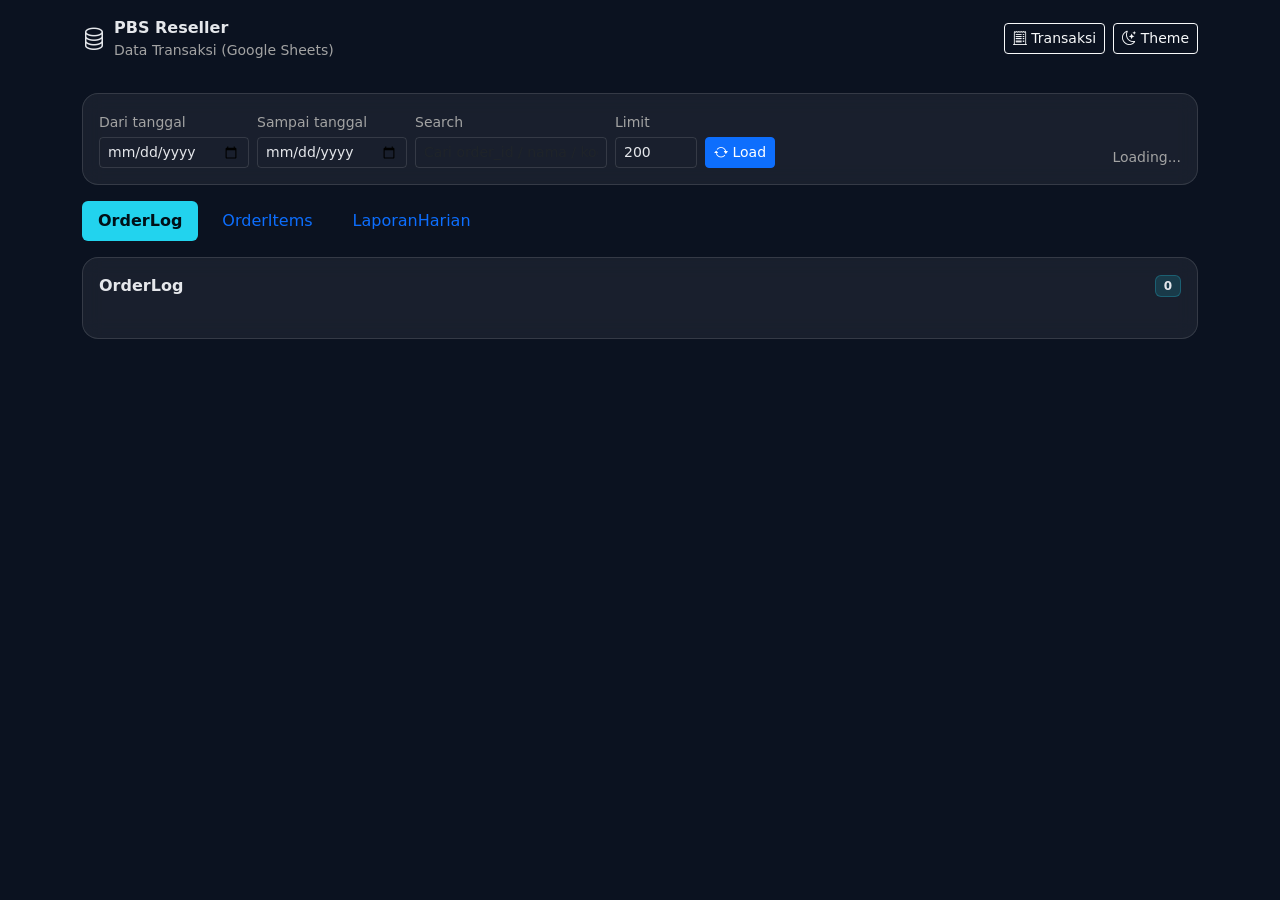
<file: 131313.html>
<!doctype html>
<html lang="id">
<head>
  <meta charset="utf-8">
  <meta name="viewport" content="width=device-width, initial-scale=1">
  <title>PBS Reseller — Data</title>

  <link href="https://cdn.jsdelivr.net/npm/bootstrap@5.3.3/dist/css/bootstrap.min.css" rel="stylesheet">
  <link href="https://cdn.jsdelivr.net/npm/bootstrap-icons@1.11.3/font/bootstrap-icons.min.css" rel="stylesheet">

  <style>
    :root{
      --bg:#0b1220; --card:rgba(255,255,255,.06); --border:rgba(255,255,255,.12);
      --text:#e5e7eb; --muted:#a3a3a3; --accent:#22d3ee;
    }
    [data-theme="light"]{
      --bg:#f6f7fb; --card:rgba(0,0,0,.04); --border:rgba(0,0,0,.10);
      --text:#0f172a; --muted:#475569; --accent:#4c1d95;
    }
    body{background:var(--bg); color:var(--text);}
    .glass{background:var(--card); border:1px solid var(--border); border-radius:16px; backdrop-filter:blur(10px);}
    .muted{color:var(--muted)!important;}
    .form-control,.form-select{background:transparent!important; color:var(--text)!important; border-color:var(--border)!important;}
    .table > :not(caption) > * > *{background:transparent!important; color:var(--text)!important; border-color:var(--border)!important;}
    .nav-pills .nav-link.active{background:var(--accent); color:#001018; font-weight:700;}
    [data-theme="light"] .nav-pills .nav-link.active{color:#fff;}
    .badge-soft{background:rgba(34,211,238,.15); border:1px solid rgba(34,211,238,.25); color:var(--text);}
    .mono{font-variant-numeric:tabular-nums;}
  </style>
</head>

<body data-theme="dark">
  <nav class="py-3 mb-3">
    <div class="container d-flex align-items-center justify-content-between">
      <div class="d-flex align-items-center gap-2">
        <i class="bi bi-database fs-4"></i>
        <div>
          <div class="fw-bold">PBS Reseller</div>
          <div class="muted small">Data Transaksi (Google Sheets)</div>
        </div>
      </div>
      <div class="d-flex gap-2">
        <a class="btn btn-outline-light btn-sm" href="./transaksi.html"><i class="bi bi-receipt-cutoff"></i> Transaksi</a>
        <button class="btn btn-outline-light btn-sm" id="btnTheme"><i class="bi bi-moon-stars"></i> Theme</button>
      </div>
    </div>
  </nav>

  <main class="container pb-5">
    <div class="glass p-3 mb-3">
      <form class="row g-2 align-items-end justify-content-between flex-wrap">
      <div class="col-auto">
        <label for="dateFrom" class="form-label small muted mb-1">Dari tanggal</label>
        <input id="dateFrom" type="date" class="form-control form-control-sm">
      </div>
      <div class="col-auto">
        <label for="dateTo" class="form-label small muted mb-1">Sampai tanggal</label>
        <input id="dateTo" type="date" class="form-control form-control-sm">
      </div>
      <div class="col-auto">
        <label for="q" class="form-label small muted mb-1">Search</label>
        <input id="q" class="form-control form-control-sm" placeholder="Cari order_id / nama / kode / dll">
      </div>
      <div class="col-auto">
        <label for="limit" class="form-label small muted mb-1">Limit</label>
        <select id="limit" class="form-select form-select-sm">
        <option>50</option>
        <option selected>200</option>
        <option>500</option>
        <option>1000</option>
        </select>
      </div>
      <div class="col-auto">
        <button type="button" class="btn btn-sm btn-primary w-100" id="btnLoad">
        <i class="bi bi-arrow-repeat"></i> Load
        </button>
      </div>
      <div class="col-auto ms-auto text-end">
        <div class="muted small" id="status">Siap</div>
      </div>
      </form>
    </div>

    <ul class="nav nav-pills gap-2 mb-3" id="tabs">
      <li class="nav-item"><button class="nav-link active" data-tab="orderlog">OrderLog</button></li>
      <li class="nav-item"><button class="nav-link" data-tab="orderitems">OrderItems</button></li>
      <li class="nav-item"><button class="nav-link" data-tab="laporanharian">LaporanHarian</button></li>
    </ul>

    <div class="glass p-3">
      <div class="d-flex justify-content-between align-items-center mb-2">
        <div class="fw-bold" id="title">OrderLog</div>
        <span class="badge badge-soft" id="count">0</span>
      </div>

      <div class="table-responsive">
        <table class="table table-sm align-middle">
          <thead id="thead"></thead>
          <tbody id="tbody"></tbody>
        </table>
      </div>
    </div>
  </main>

  <script>
    const API_URL = "https://script.google.com/macros/s/AKfycbwx2D0fv3Lsjfy7fIwDiGGr-3DdLMArtCJBlxQM-V1YhWiVMoZJ5K0ykPZTywPriADzWA/exec";

    const byId = (id)=>document.getElementById(id);
    const setStatus = (t)=>byId("status").textContent=t;

    let activeTab = "orderlog";

    function toggleTheme(){
      const body = document.body;
      const next = body.getAttribute("data-theme")==="dark" ? "light" : "dark";
      body.setAttribute("data-theme", next);
      byId("btnTheme").innerHTML = next==="dark"
        ? `<i class="bi bi-moon-stars"></i> Theme`
        : `<i class="bi bi-sun"></i> Theme`;
    }

    function fmtCell(v){
      if(v == null) return "";
      const s = String(v);

      // iso date -> tampil jam lokal
      if(/\d{4}-\d{2}-\d{2}T/.test(s)){
        try{
          const d = new Date(s);
          return d.toLocaleString("id-ID");
        }catch(e){ return s; }
      }
      return s;
    }

    async function loadTab(){
      const dateFrom = byId("dateFrom").value;
      const dateTo = byId("dateTo").value;
      const q = byId("q").value.trim();
      const limit = byId("limit").value;

      setStatus("Loading...");

      const url = new URL(API_URL);
      url.searchParams.set("action", activeTab);
      url.searchParams.set("limit", limit);
      if(dateFrom) url.searchParams.set("date_from", dateFrom);
      if(dateTo) url.searchParams.set("date_to", dateTo);
      if(q) url.searchParams.set("q", q);

      const res = await fetch(url.toString());
      const data = await res.json();

      if(!data.ok){
        setStatus("Gagal load data.");
        console.error(data);
        return;
      }

      byId("title").textContent = data.sheet || activeTab;
      byId("count").textContent = `${data.count || 0} baris`;
      setStatus("OK");

      renderTable(data.headers || [], data.rows || []);
    }

    function renderTable(headers, rows){
      const thead = byId("thead");
      const tbody = byId("tbody");

      if(!headers.length){
        thead.innerHTML = "";
        tbody.innerHTML = `<tr><td class="muted">Tidak ada data</td></tr>`;
        return;
      }

      thead.innerHTML = `
        <tr class="muted small">
          ${headers.map(h => `<th>${h}</th>`).join("")}
        </tr>
      `;

      if(!rows.length){
        tbody.innerHTML = `<tr><td colspan="${headers.length}" class="muted">Tidak ada data</td></tr>`;
        return;
      }

      tbody.innerHTML = rows.map(r => `
        <tr>
          ${r.map(c => `<td class="mono">${fmtCell(c)}</td>`).join("")}
        </tr>
      `).join("");
    }

    // tabs
    document.querySelectorAll("#tabs .nav-link").forEach(btn=>{
      btn.addEventListener("click", ()=>{
        document.querySelectorAll("#tabs .nav-link").forEach(x=>x.classList.remove("active"));
        btn.classList.add("active");
        activeTab = btn.dataset.tab;
        loadTab();
      });
    });

    byId("btnLoad").addEventListener("click", loadTab);
    byId("btnTheme").addEventListener("click", toggleTheme);

    // enter untuk search
    byId("q").addEventListener("keydown", (e)=>{ if(e.key==="Enter") loadTab(); });

    // init
    loadTab();
  </script>
</body>
</html>
</file>
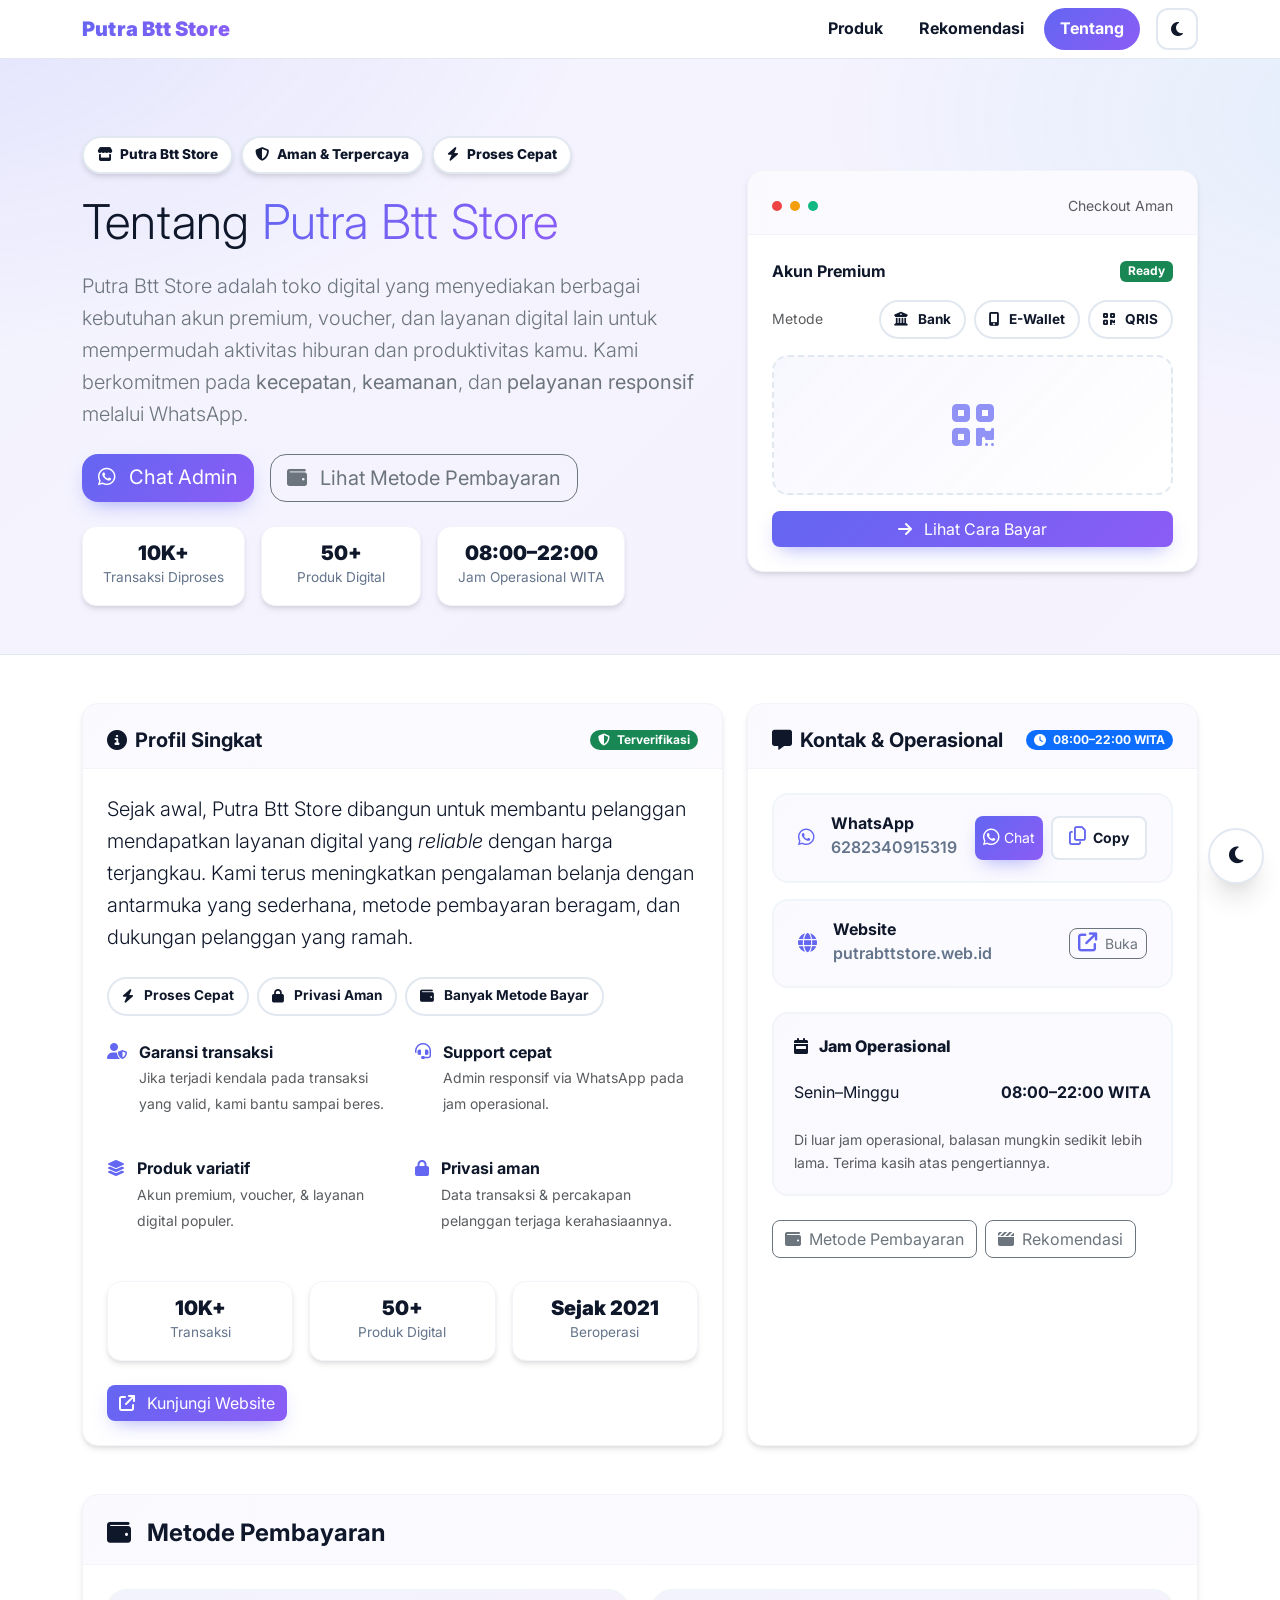
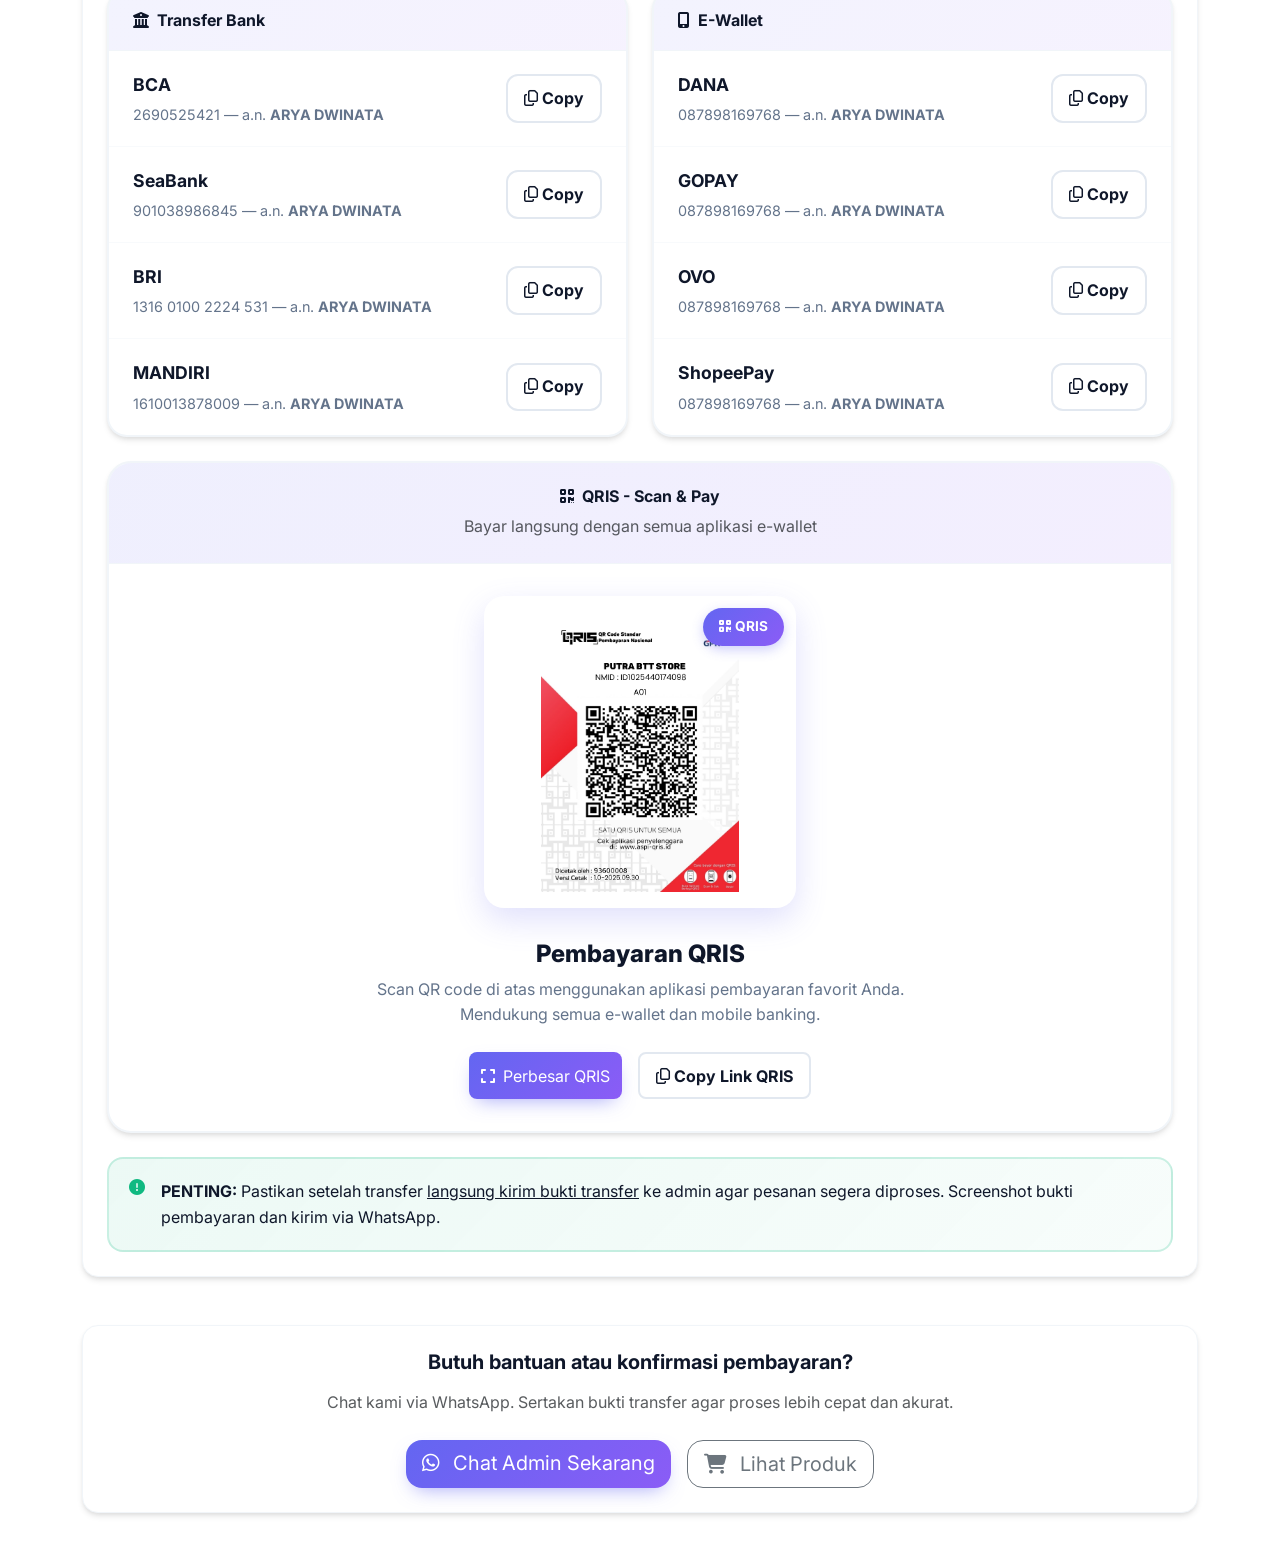
<file: about.html>
<!DOCTYPE html>
<html lang="id" data-theme="light">
<head>
  <meta charset="UTF-8" />
  <meta name="viewport" content="width=device-width, initial-scale=1" />
  <title>Tentang — Putra Btt Store</title>
  <link href="https://cdn.jsdelivr.net/npm/bootstrap@5.3.3/dist/css/bootstrap.min.css" rel="stylesheet" />
  <link href="https://cdnjs.cloudflare.com/ajax/libs/font-awesome/6.4.0/css/all.min.css" rel="stylesheet" />
  <link href="https://fonts.googleapis.com/css2?family=Inter:wght@400;500;600;700;900&display=swap" rel="stylesheet" />
  <style>
    :root {
      --primary-color: #6366f1;
      --secondary-color: #8b5cf6;
      --accent-color: #06b6d4;
      --success-color: #10b981;
      --warning-color: #f59e0b;
      --danger-color: #ef4444;
      --dark-color: #0f172a;
      --light-color: #f8fafc;
      --muted-color: #64748b;
      --bg-page: linear-gradient(135deg, #667eea 0%, #764ba2 100%);
      --bg-surface: #ffffff;
      --text-main: #0f172a;
      --text-secondary: #64748b;
      --card-shadow: 0 4px 6px -1px rgba(0, 0, 0, .1), 0 2px 4px -1px rgba(0, 0, 0, .06);
      --card-shadow-hover: 0 20px 25px -5px rgba(0, 0, 0, .1), 0 10px 10px -5px rgba(0, 0, 0, .04);
      --border-radius: 16px;
      --gradient-primary: linear-gradient(135deg, var(--primary-color) 0%, var(--secondary-color) 100%);
      --gradient-accent: linear-gradient(135deg, var(--accent-color) 0%, var(--success-color) 100%);
      --nav-h: 64px;
    }

    html[data-theme="dark"] {
      --bg-page: linear-gradient(135deg, #0b1220 0%, #141a2b 100%);
      --bg-surface: #1e293b;
      --text-main: #f8fafc;
      --text-secondary: #cbd5e1;
      --light-color: #0b1020;
      --muted-color: #94a3b8;
      --card-shadow: 0 4px 6px -1px rgba(0, 0, 0, .3), 0 2px 4px -1px rgba(0, 0, 0, .2);
      --card-shadow-hover: 0 20px 25px -5px rgba(0, 0, 0, .4), 0 10px 10px -5px rgba(0, 0, 0, .3);
    }

    * {
      box-sizing: border-box;
    }

    body {
      font-family: 'Inter', -apple-system, BlinkMacSystemFont, sans-serif;
      background: var(--bg-page);
      min-height: 100vh;
      line-height: 1.6;
      color: var(--text-main);
      margin: 0;
      padding: 0;
    }

    .container-fluid {
      background: var(--bg-surface);
      min-height: 100vh;
      margin: 0;
      padding: 0;
    }

    /* ===== Glass Navbar ===== */
    .nav-glass {
      position: sticky;
      top: 0;
      z-index: 1100;
      background: rgba(255, 255, 255, .85);
      backdrop-filter: saturate(1.2) blur(12px);
      border-bottom: 1px solid #e2e8f0;
      transition: all 0.3s ease;
    }

    html[data-theme="dark"] .nav-glass {
      background: rgba(30, 41, 59, .85);
      border-color: #334155;
    }

    .navbar-brand {
      font-weight: 900;
      letter-spacing: .2px;
      background: var(--gradient-primary);
      -webkit-background-clip: text;
      background-clip: text;
      color: transparent;
    }

    html[data-theme="dark"] .navbar-brand {
      color: var(--text-main) !important;
      -webkit-background-clip: unset;
      background-clip: unset;
      background: none;
    }

    .nav-link {
      font-weight: 700;
      border-radius: 999px;
      padding: .5rem 1rem !important;
      color: var(--text-main) !important;
      transition: all 0.3s ease;
    }

    .nav-link:hover {
      background: rgba(99, 102, 241, .1);
      color: var(--primary-color) !important;
    }

    .nav-link.active {
      color: #fff !important;
      background: var(--gradient-primary);
    }

    .navbar-toggler {
      border: 0;
      color: var(--text-main);
    }

    .navbar-toggler:focus {
      box-shadow: none;
    }

    .nav-icon-btn {
      width: 42px;
      height: 42px;
      display: inline-flex;
      align-items: center;
      justify-content: center;
      border-radius: 12px;
      border: 2px solid #e2e8f0;
      background: #fff;
      color: #0f172a;
      transition: all 0.3s ease;
    }

    html[data-theme="dark"] .nav-icon-btn {
      background: #334155;
      border-color: #475569;
      color: #f8fafc;
    }

    .navbar-toggler-icon {
      width: 1.5rem;
      height: 1.5rem;
      background-image: url("data:image/svg+xml,%3Csvg xmlns='http://www.w3.org/2000/svg' width='30' height='30' viewBox='0 0 30 30'%3E%3Cpath stroke='currentColor' stroke-linecap='round' stroke-miterlimit='10' stroke-width='2' d='M4 7h22M4 15h22M4 23h22'/%3E%3C/svg%3E");
    }

    /* Hero */
    .hero {
      position: relative;
      overflow: hidden;
      padding: clamp(3rem, 6vw, 5rem) 0 clamp(2rem, 4vw, 3rem);
      background:
        radial-gradient(1200px 600px at -10% -10%, rgba(99, 102, 241, .12), transparent 60%),
        radial-gradient(900px 500px at 110% 10%, rgba(6, 182, 212, .08), transparent 65%),
        linear-gradient(135deg, rgba(99, 102, 241, .08), rgba(139, 92, 246, .08));
      border-bottom: 1px solid #e2e8f0;
    }

    html[data-theme="dark"] .hero {
      border-color: #334155;
      background:
        radial-gradient(1200px 600px at -10% -10%, rgba(99, 102, 241, .18), transparent 60%),
        radial-gradient(900px 500px at 110% 10%, rgba(6, 182, 212, .12), transparent 65%),
        linear-gradient(135deg, rgba(99, 102, 241, .15), rgba(139, 92, 246, .15));
    }

    .tag {
      display: inline-flex;
      align-items: center;
      gap: .5rem;
      background: var(--bg-surface);
      border: 2px solid #e2e8f0;
      border-radius: 999px;
      padding: .4rem .8rem;
      font-weight: 800;
      font-size: .85rem;
      color: var(--text-main);
      box-shadow: var(--card-shadow);
    }

    html[data-theme="dark"] .tag {
      border-color: #334155;
    }

    .hero-title {
      letter-spacing: .2px;
    }

    .hero-gradient {
      background: var(--gradient-primary);
      -webkit-background-clip: text;
      background-clip: text;
      color: transparent;
    }

    /* Cards & sections */
    .section {
      padding: 3rem 0;
    }

    .card-soft {
      background: var(--bg-surface);
      border: 1px solid #f1f5f9;
      border-radius: var(--border-radius);
      box-shadow: var(--card-shadow);
      transition: all 0.3s ease;
      overflow: hidden;
    }

    .card-soft:hover {
      transform: translateY(-2px);
      box-shadow: var(--card-shadow-hover);
    }

    html[data-theme="dark"] .card-soft {
      border-color: #334155;
      background: var(--bg-surface);
    }

    .card-head {
      padding: 1.5rem 1.5rem 1rem 1.5rem;
      border-bottom: 1px solid #f1f5f9;
      background: linear-gradient(135deg, rgba(99, 102, 241, .03), rgba(139, 92, 246, .03));
    }

    html[data-theme="dark"] .card-head {
      border-color: #334155;
      background: linear-gradient(135deg, rgba(99, 102, 241, .08), rgba(139, 92, 246, .08));
    }

    .card-body {
      padding: 1.5rem;
    }

    /* KPI pills */
    .kpis {
      display: flex;
      gap: 1rem;
      flex-wrap: wrap;
    }

    .kpi {
      background: var(--bg-surface);
      border: 1px solid #f1f5f9;
      border-radius: 14px;
      padding: 1rem 1.25rem;
      min-width: 160px;
      box-shadow: var(--card-shadow);
      text-align: center;
    }

    html[data-theme="dark"] .kpi {
      border-color: #334155;
    }

    .kpi-num {
      font-weight: 900;
      font-size: 1.25rem;
      line-height: 1;
      color: var(--text-main);
      margin-bottom: 0.25rem;
    }

    .kpi-label {
      font-size: .85rem;
      color: var(--text-secondary);
    }

    /* Buttons */
    .btn-gradient {
      background: var(--gradient-primary);
      color: #fff !important;
      border: none;
      box-shadow: 0 8px 20px -8px rgba(99, 102, 241, .6);
      transition: all 0.3s ease;
    }

    .btn-gradient:hover {
      filter: brightness(1.05);
      transform: translateY(-1px);
    }

    .modal { --bs-modal-zindex: 1200; z-index: var(--bs-modal-zindex) !important; }
    .modal-backdrop { --bs-backdrop-zindex: 1190; z-index: var(--bs-backdrop-zindex) !important; }
    .modal-open .nav-glass { z-index: 100 !important; }

    /* Payment Methods - Redesigned */
    .payment-grid {
      display: grid;
      grid-template-columns: 1fr;
      gap: 1.5rem;
    }

    @media (min-width: 768px) {
      .payment-grid {
        grid-template-columns: 1fr 1fr;
      }
    }

    .payment-card {
      background: var(--bg-surface);
      border: 2px solid #f1f5f9;
      border-radius: 20px;
      overflow: hidden;
      box-shadow: var(--card-shadow);
      transition: all 0.3s ease;
    }

    .payment-card:hover {
      border-color: var(--primary-color);
      box-shadow: var(--card-shadow-hover);
    }

    html[data-theme="dark"] .payment-card {
      border-color: #334155;
    }

    html[data-theme="dark"] .payment-card:hover {
      border-color: var(--primary-color);
    }

    .payment-header {
      background: linear-gradient(135deg, rgba(99, 102, 241, .08), rgba(139, 92, 246, .08));
      padding: 1.25rem 1.5rem;
      border-bottom: 1px solid #f1f5f9;
    }

    html[data-theme="dark"] .payment-header {
      border-color: #334155;
      background: linear-gradient(135deg, rgba(99, 102, 241, .15), rgba(139, 92, 246, .15));
    }

    .payment-item {
      display: flex;
      align-items: center;
      justify-content: between;
      gap: 1rem;
      padding: 1.25rem 1.5rem;
      border-bottom: 1px solid #f8fafc;
      transition: all 0.3s ease;
    }

    .payment-item:last-child {
      border-bottom: none;
    }

    .payment-item:hover {
      background: rgba(99, 102, 241, .03);
    }

    html[data-theme="dark"] .payment-item {
      border-color: #334155;
    }

    html[data-theme="dark"] .payment-item:hover {
      background: rgba(99, 102, 241, .08);
    }

    .payment-info {
      flex: 1;
      min-width: 0;
    }

    .payment-name {
      font-weight: 700;
      font-size: 1.1rem;
      color: var(--text-main);
      margin-bottom: 0.25rem;
    }

    .payment-details {
      font-size: .9rem;
      color: var(--text-secondary);
      word-break: break-all;
    }

    .copy-btn {
      background: var(--bg-surface);
      border: 2px solid #e2e8f0;
      border-radius: 12px;
      padding: .6rem 1rem;
      font-weight: 700;
      color: var(--text-main);
      transition: all 0.3s ease;
      white-space: nowrap;
    }

    .copy-btn:hover {
      background: var(--primary-color);
      color: #fff !important;
      border-color: var(--primary-color);
      transform: translateY(-1px);
    }

    html[data-theme="dark"] .copy-btn {
      background: #334155;
      border-color: #475569;
      color: var(--text-main);
    }

    /* QRIS Section - Completely Redesigned */
    .qris-section {
      background: var(--bg-surface);
      border: 2px solid #f1f5f9;
      border-radius: 24px;
      overflow: hidden;
      box-shadow: var(--card-shadow);
      margin-top: 1.5rem;
    }

    html[data-theme="dark"] .qris-section {
      border-color: #334155;
    }

    .qris-header {
      background: linear-gradient(135deg, rgba(99, 102, 241, .1), rgba(139, 92, 246, .1));
      padding: 1.5rem;
      border-bottom: 1px solid #f1f5f9;
      text-align: center;
    }

    html[data-theme="dark"] .qris-header {
      border-color: #334155;
      background: linear-gradient(135deg, rgba(99, 102, 241, .2), rgba(139, 92, 246, .2));
    }

    .qris-content {
      padding: 2rem 1.5rem;
      text-align: center;
    }

    .qris-preview {
      display: inline-block;
      position: relative;
      border-radius: 20px;
      overflow: hidden;
      box-shadow: 0 12px 32px rgba(99, 102, 241, .2);
      transition: all 0.3s ease;
      cursor: pointer;
      background: #fff;
      padding: 1rem;
      margin-bottom: 1.5rem;
    }

    .qris-preview:hover {
      transform: scale(1.02);
      box-shadow: 0 16px 40px rgba(99, 102, 241, .3);
    }

    .qris-preview img {
      width: 280px;
      height: 280px;
      object-fit: contain;
      border-radius: 16px;
      background: #fff;
    }

    @media (max-width: 768px) {
      .qris-preview img {
        width: 220px;
        height: 220px;
      }
    }

    .qris-badge {
      position: absolute;
      top: 0.75rem;
      right: 0.75rem;
      background: var(--gradient-primary);
      color: #fff;
      padding: 0.5rem 1rem;
      border-radius: 20px;
      font-weight: 700;
      font-size: 0.85rem;
      box-shadow: 0 4px 12px rgba(99, 102, 241, .3);
    }

    .qris-info {
      margin-bottom: 1.5rem;
    }

    .qris-title {
      font-size: 1.5rem;
      font-weight: 800;
      color: var(--text-main);
      margin-bottom: 0.5rem;
    }

    .qris-subtitle {
      color: var(--text-secondary);
      margin-bottom: 1rem;
    }

    .qris-actions {
      display: flex;
      gap: 1rem;
      justify-content: center;
      flex-wrap: wrap;
    }

    /* Modal Improvements */
    .modal-content {
      border: none;
      border-radius: 24px;
      background: var(--bg-surface);
      box-shadow: 0 20px 60px rgba(0, 0, 0, .2);
    }

    html[data-theme="dark"] .modal-content {
      background: var(--bg-surface);
    }

    .modal-header {
      background: linear-gradient(135deg, rgba(99, 102, 241, .08), rgba(139, 92, 246, .08));
      border-bottom: 1px solid #f1f5f9;
      border-radius: 24px 24px 0 0;
    }

    html[data-theme="dark"] .modal-header {
      border-color: #334155;
      background: linear-gradient(135deg, rgba(99, 102, 241, .15), rgba(139, 92, 246, .15));
    }

    .modal-title {
      color: var(--text-main);
    }

    .modal-body {
      padding: 2rem;
    }

    .modal-qr-image {
      max-width: 100%;
      width: auto;
      max-height: 70vh;
      border-radius: 20px;
      box-shadow: 0 12px 32px rgba(99, 102, 241, .2);
      background: #fff;
      padding: 1.5rem;
    }

    /* Contact & Info Cards */
    .bullet {
      display: flex;
      gap: .75rem;
      align-items: flex-start;
      margin-bottom: 1rem;
    }

    .bullet i {
      margin-top: .2rem;
      color: var(--primary-color);
    }

    .contact-row {
      display: flex;
      flex-direction: column;
      gap: 1rem;
    }

    .contact-item {
      display: flex;
      align-items: center;
      justify-content: space-between;
      gap: 1rem;
      border: 2px solid #f1f5f9;
      border-radius: 16px;
      padding: 1.25rem 1.5rem;
      background: linear-gradient(135deg, rgba(99, 102, 241, .03), rgba(139, 92, 246, .03));
      transition: all 0.3s ease;
    }

    .contact-item:hover {
      border-color: var(--primary-color);
      transform: translateY(-2px);
      box-shadow: var(--card-shadow-hover);
    }

    html[data-theme="dark"] .contact-item {
      border-color: #334155;
      background: linear-gradient(135deg, rgba(99, 102, 241, .08), rgba(139, 92, 246, .08));
    }

    .contact-item i {
      font-size: 1.2rem;
      color: var(--primary-color);
    }

    .contact-item .label {
      font-weight: 700;
      color: var(--text-main);
      line-height: 1;
      margin-bottom: 0.25rem;
    }

    .contact-item .value {
      color: var(--text-secondary);
      font-weight: 600;
      text-decoration: none;
    }

    .contact-item .value:hover {
      color: var(--primary-color);
    }

    /* Chips */
    .chip {
      display: inline-flex;
      align-items: center;
      gap: .4rem;
      border: 2px solid #e2e8f0;
      background: var(--bg-surface);
      border-radius: 999px;
      padding: .4rem .8rem;
      font-weight: 700;
      font-size: .85rem;
      color: var(--text-main);
      transition: all 0.3s ease;
    }

    html[data-theme="dark"] .chip {
      border-color: #334155;
    }

    /* Hours Box */
    .hours-box {
      border: 2px solid #f1f5f9;
      border-radius: 16px;
      padding: 1.25rem;
      background: linear-gradient(135deg, rgba(99, 102, 241, .03), rgba(139, 92, 246, .03));
    }

    html[data-theme="dark"] .hours-box {
      border-color: #334155;
      background: linear-gradient(135deg, rgba(99, 102, 241, .08), rgba(139, 92, 246, .08));
    }

    .hours-title {
      font-weight: 800;
      color: var(--text-main);
      margin-bottom: .75rem;
    }

    .hours-list {
      list-style: none;
      padding: 0;
      margin: 0;
    }

    .hours-list li {
      display: flex;
      align-items: center;
      justify-content: space-between;
      gap: .75rem;
      padding: .5rem 0;
      border-top: 1px solid #e2e8f0;
      color: var(--text-main);
    }

    .hours-list li:first-child {
      border-top: 0;
    }

    html[data-theme="dark"] .hours-list li {
      border-color: #334155;
    }

    /* Floating Dark Mode Button */
    .floating-dark {
      position: fixed;
      right: 1rem;
      bottom: 1rem;
      z-index: 900;
      border: 2px solid #e2e8f0;
      background: var(--bg-surface);
      border-radius: 999px;
      width: 56px;
      height: 56px;
      display: flex;
      align-items: center;
      justify-content: center;
      box-shadow: var(--card-shadow-hover);
      transition: all 0.3s ease;
      color: var(--text-main);
    }

    .floating-dark:hover {
      transform: translateY(-2px);
      box-shadow: 0 12px 32px rgba(0, 0, 0, .2);
    }

    html[data-theme="dark"] .floating-dark {
      border-color: #334155;
    }

    .floating-dark i {
      font-size: 1.2rem;
    }

    /* Alerts */
    .alert {
      border: 2px solid rgba(16, 185, 129, .2);
      background: linear-gradient(135deg, rgba(16, 185, 129, .08), rgba(16, 185, 129, .03));
      border-radius: 16px;
      padding: 1.25rem;
      margin-bottom: 0;
    }

    .alert i {
      color: var(--success-color);
    }

    .alert strong {
      color: var(--text-main);
    }

    /* Text Colors Fix for Dark Mode */
    html[data-theme="dark"] .text-muted {
      color: var(--text-secondary) !important;
    }

    html[data-theme="dark"] .text-secondary {
      color: var(--text-secondary) !important;
    }

    html[data-theme="dark"] .small {
      color: var(--text-secondary);
    }

    html[data-theme="dark"] .lead {
      color: var(--text-main);
    }

    /* Responsive Improvements */
    @media (max-width: 768px) {
      .hero {
        padding: 2rem 0;
      }
      
      .section {
        padding: 2rem 0;
      }
      
      .card-head,
      .card-body {
        padding: 1rem;
      }
      
      .contact-item {
        flex-direction: column;
        align-items: flex-start;
        gap: 1rem;
      }
      
      .payment-item {
        flex-direction: column;
        align-items: flex-start;
        gap: 1rem;
      }
      
      .qris-actions {
        flex-direction: column;
      }
      
      .kpis {
        justify-content: center;
      }
      
      .kpi {
        min-width: 140px;
      }
    }
  </style>
</head>
<body>
  <div class="container-fluid">
    <!-- NAVBAR -->
    <nav class="navbar navbar-expand-lg nav-glass" id="mainNavbar">
      <div class="container">
        <a class="navbar-brand" href="index.html">Putra Btt Store</a>
        <button class="navbar-toggler" type="button" data-bs-toggle="collapse" data-bs-target="#mainNav"
                aria-controls="mainNav" aria-expanded="false" aria-label="Toggle navigation">
          <span class="navbar-toggler-icon"></span>
        </button>

        <div class="collapse navbar-collapse" id="mainNav">
          <ul class="navbar-nav ms-auto align-items-lg-center gap-lg-1">
            <li class="nav-item"><a class="nav-link" href="index.html">Produk</a></li>
            <li class="nav-item"><a class="nav-link" href="rekomendasi.html">Rekomendasi</a></li>
            <li class="nav-item"><a class="nav-link active" href="about.html">Tentang</a></li>
          </ul>
          <div class="d-flex align-items-center gap-2 ms-lg-3">
            <button id="navDarkBtn" class="nav-icon-btn" title="Toggle Dark Mode">
              <i class="fa-solid fa-moon"></i>
            </button>
          </div>
        </div>
      </div>
    </nav>

    <!-- HERO -->
    <header class="hero">
      <div class="container">
        <div class="row align-items-center g-4">
          <!-- LEFT -->
          <div class="col-lg-7">
            <div class="d-flex flex-wrap align-items-center gap-2 mb-4">
              <span class="tag"><i class="fa-solid fa-store"></i> Putra Btt Store</span>
              <span class="tag"><i class="fa-solid fa-shield-halved"></i> Aman &amp; Terpercaya</span>
              <span class="tag"><i class="fa-solid fa-bolt"></i> Proses Cepat</span>
            </div>

            <h1 class="display-5 fw-black lh-1 mb-4 hero-title">
              Tentang <span class="hero-gradient">Putra Btt Store</span>
            </h1>

            <p class="lead text-secondary mb-4">
              Putra Btt Store adalah toko digital yang menyediakan berbagai kebutuhan akun premium, voucher, dan layanan
              digital lain untuk mempermudah aktivitas hiburan dan produktivitas kamu. Kami berkomitmen pada
              <strong>kecepatan</strong>, <strong>keamanan</strong>, dan <strong>pelayanan responsif</strong> melalui WhatsApp.
            </p>

            <!-- CTA -->
            <div class="d-flex flex-wrap gap-3 mb-4">
              <a href="https://wa.me/6282340915319?text=Halo%20Admin%2C%20saya%20ingin%20bertanya%20produk%2Fkonfirmasi%20pembayaran."
                target="_blank" class="btn btn-lg btn-gradient fw-800 rounded-4">
                <i class="fa-brands fa-whatsapp me-2"></i> Chat Admin
              </a>
              <a href="#section-pembayaran" class="btn btn-lg btn-outline-secondary fw-800 rounded-4">
                <i class="fa-solid fa-wallet me-2"></i> Lihat Metode Pembayaran
              </a>
            </div>

            <!-- KPIs -->
            <div class="kpis">
              <div class="kpi">
                <div class="kpi-num">10K+</div>
                <div class="kpi-label">Transaksi Diproses</div>
              </div>
              <div class="kpi">
                <div class="kpi-num">50+</div>
                <div class="kpi-label">Produk Digital</div>
              </div>
              <div class="kpi">
                <div class="kpi-num">08:00–22:00</div>
                <div class="kpi-label">Jam Operasional WITA</div>
              </div>
            </div>
          </div>

          <!-- RIGHT -->
          <div class="col-lg-5">
            <div class="text-center">
              <div class="card-soft">
                <div class="card-head">
                  <div class="d-flex align-items-center justify-content-between">
                    <div class="d-flex align-items-center gap-2">
                      <span style="width:10px;height:10px;border-radius:50%;background:#ef4444;display:inline-block"></span>
                      <span style="width:10px;height:10px;border-radius:50%;background:#f59e0b;display:inline-block"></span>
                      <span style="width:10px;height:10px;border-radius:50%;background:#10b981;display:inline-block"></span>
                    </div>
                    <span class="small text-muted">Checkout Aman</span>
                  </div>
                </div>
                <div class="card-body">
                  <div class="d-flex align-items-center justify-content-between mb-3">
                    <div class="fw-bold">Akun Premium</div>
                    <span class="badge bg-success fw-800">Ready</span>
                  </div>
                  <div class="d-flex align-items-center justify-content-between mb-3">
                    <div class="small text-muted">Metode</div>
                    <div class="d-flex gap-2 flex-wrap">
                      <span class="chip small"><i class="fa-solid fa-building-columns me-1"></i>Bank</span>
                      <span class="chip small"><i class="fa-solid fa-mobile-screen-button me-1"></i>E-Wallet</span>
                      <span class="chip small"><i class="fa-solid fa-qrcode me-1"></i>QRIS</span>
                    </div>
                  </div>
                  <div style="height:140px;border:2px dashed #e2e8f0;border-radius:16px;display:flex;align-items:center;justify-content:center;background:linear-gradient(135deg,rgba(99,102,241,.05),rgba(99,102,241,0));">
                    <i class="fa-solid fa-qrcode" style="font-size:3rem;opacity:.7;color:var(--primary-color)"></i>
                  </div>
                  <div class="d-grid mt-3">
                    <a href="#section-pembayaran" class="btn btn-gradient fw-800 rounded-3">
                      <i class="fa-solid fa-arrow-right me-2"></i> Lihat Cara Bayar
                    </a>
                  </div>
                </div>
              </div>
            </div>
          </div>
        </div>
      </div>
    </header>

    <!-- CONTENT -->
    <main>
      <!-- Profil & Keunggulan -->
      <section class="section">
        <div class="container">
          <div class="row g-4">
            <!-- PROFIL / USP -->
            <div class="col-lg-7">
              <div class="card-soft h-100">
                <div class="card-head d-flex align-items-center justify-content-between">
                  <h5 class="fw-bold mb-0">
                    <i class="fa-solid fa-circle-info me-2"></i>Profil Singkat
                  </h5>
                  <span class="badge rounded-pill bg-success fw-800">
                    <i class="fa-solid fa-shield-halved me-1"></i> Terverifikasi
                  </span>
                </div>

                <div class="card-body">
                  <div class="lead mb-4">
                    Sejak awal, Putra Btt Store dibangun untuk membantu pelanggan mendapatkan layanan digital yang
                    <em>reliable</em> dengan harga terjangkau. Kami terus meningkatkan pengalaman belanja dengan
                    antarmuka yang sederhana, metode pembayaran beragam, dan dukungan pelanggan yang ramah.
                  </div>

                  <!-- highlight chips -->
                  <div class="d-flex flex-wrap gap-2 mb-4">
                    <span class="chip"><i class="fa-solid fa-bolt me-1"></i> Proses Cepat</span>
                    <span class="chip"><i class="fa-solid fa-lock me-1"></i> Privasi Aman</span>
                    <span class="chip"><i class="fa-solid fa-wallet me-1"></i> Banyak Metode Bayar</span>
                  </div>

                  <div class="row g-4">
                    <div class="col-sm-6">
                      <div class="bullet">
                        <i class="fa-solid fa-user-shield"></i>
                        <div>
                          <strong>Garansi transaksi</strong><br>
                          <small class="text-muted">Jika terjadi kendala pada transaksi yang valid, kami bantu sampai beres.</small>
                        </div>
                      </div>
                    </div>
                    <div class="col-sm-6">
                      <div class="bullet">
                        <i class="fa-solid fa-headset"></i>
                        <div>
                          <strong>Support cepat</strong><br>
                          <small class="text-muted">Admin responsif via WhatsApp pada jam operasional.</small>
                        </div>
                      </div>
                    </div>
                    <div class="col-sm-6">
                      <div class="bullet">
                        <i class="fa-solid fa-layer-group"></i>
                        <div>
                          <strong>Produk variatif</strong><br>
                          <small class="text-muted">Akun premium, voucher, & layanan digital populer.</small>
                        </div>
                      </div>
                    </div>
                    <div class="col-sm-6">
                      <div class="bullet">
                        <i class="fa-solid fa-lock"></i>
                        <div>
                          <strong>Privasi aman</strong><br>
                          <small class="text-muted">Data transaksi & percakapan pelanggan terjaga kerahasiaannya.</small>
                        </div>
                      </div>
                    </div>
                  </div>

                  <!-- KPI row -->
                  <div class="row g-3 mt-3">
                    <div class="col-6 col-md-4">
                      <div class="kpi">
                        <div class="kpi-num">10K+</div>
                        <div class="kpi-label">Transaksi</div>
                      </div>
                    </div>
                    <div class="col-6 col-md-4">
                      <div class="kpi">
                        <div class="kpi-num">50+</div>
                        <div class="kpi-label">Produk Digital</div>
                      </div>
                    </div>
                    <div class="col-12 col-md-4">
                      <div class="kpi">
                        <div class="kpi-num">Sejak 2021</div>
                        <div class="kpi-label">Beroperasi</div>
                      </div>
                    </div>
                  </div>

                  <div class="mt-4">
                    <a href="https://putrabttstore.web.id" target="_blank" class="btn btn-gradient rounded-3 fw-800">
                      <i class="fa-solid fa-arrow-up-right-from-square me-2"></i> Kunjungi Website
                    </a>
                  </div>
                </div>
              </div>
            </div>

            <!-- KONTAK / OPERASIONAL -->
            <div class="col-lg-5">
              <div class="card-soft h-100">
                <div class="card-head d-flex align-items-center justify-content-between">
                  <h5 class="fw-bold mb-0"><i class="fa-solid fa-message me-2"></i>Kontak & Operasional</h5>
                  <span class="badge rounded-pill bg-primary fw-800">
                    <i class="fa-solid fa-clock me-1"></i> 08:00–22:00 WITA
                  </span>
                </div>

                <div class="card-body">
                  <div class="contact-row">
                    <div class="contact-item">
                      <div class="d-flex align-items-center gap-3 flex-1">
                        <i class="fa-brands fa-whatsapp"></i>
                        <div>
                          <div class="label">WhatsApp</div>
                          <a href="https://wa.me/6282340915319" target="_blank" class="value">6282340915319</a>
                        </div>
                      </div>
                      <div class="d-flex gap-2 flex-wrap">
                        <a class="btn btn-sm btn-gradient fw-800 rounded-3 d-flex align-items-center justify-content-center text-center" target="_blank" href="https://wa.me/6282340915319?text=Halo%20Admin%2C%20saya%20ingin%20bertanya%20produk%2Fkonfirmasi%20pembayaran.">
                          <i class="fa-brands fa-whatsapp me-1 text-white"></i> Chat
                        </a>
                        <button class="btn btn-sm copy-btn rounded-3" data-copy="6282340915319">
                          <i class="fa-regular fa-copy me-1"></i> Copy
                        </button>
                      </div>
                    </div>

                    <div class="contact-item">
                      <div class="d-flex align-items-center gap-3 flex-1">
                        <i class="fa-solid fa-globe"></i>
                        <div>
                          <div class="label">Website</div>
                          <a href="https://putrabttstore.web.id" target="_blank" class="value">putrabttstore.web.id</a>
                        </div>
                      </div>
                      <div>
                        <a class="btn btn-sm btn-outline-secondary rounded-3" target="_blank" href="https://putrabttstore.web.id">
                          <i class="fa-solid fa-arrow-up-right-from-square me-1"></i> Buka
                        </a>
                      </div>
                    </div>
                  </div>

                  <!-- Hours -->
                  <div class="hours-box mt-4">
                    <div class="hours-title"><i class="fa-solid fa-calendar-week me-2"></i> Jam Operasional</div>
                    <ul class="hours-list">
                      <li><span>Senin–Minggu</span><span class="fw-bold">08:00–22:00 WITA</span></li>
                    </ul>
                    <div class="small text-muted mt-3">
                      Di luar jam operasional, balasan mungkin sedikit lebih lama. Terima kasih atas pengertiannya.
                    </div>
                  </div>

                  <!-- Quick CTA -->
                  <div class="d-flex flex-wrap gap-2 mt-4">
                    <a href="#section-pembayaran" class="btn btn-outline-secondary rounded-3 fw-800">
                      <i class="fa-solid fa-wallet me-1"></i> Metode Pembayaran
                    </a>
                    <a href="rekomendasi.html" class="btn btn-outline-secondary rounded-3 fw-800">
                      <i class="fa-solid fa-clapperboard me-1"></i> Rekomendasi
                    </a>
                  </div>
                </div>
              </div>
            </div>
          </div>

          <!-- Metode Pembayaran -->
          <div class="mt-5" id="section-pembayaran">
            <div class="card-soft">
              <div class="card-head">
                <h4 class="fw-bold mb-0"><i class="fa-solid fa-wallet me-3"></i>Metode Pembayaran</h4>
              </div>
              <div class="card-body">
                <div class="payment-grid">
                  <!-- BANK -->
                  <div class="payment-card">
                    <div class="payment-header">
                      <h6 class="fw-bold mb-0 d-flex align-items-center">
                        <i class="fa-solid fa-building-columns me-2"></i>Transfer Bank
                      </h6>
                    </div>
                    <div class="payment-body">
                      <div class="payment-item">
                        <div class="payment-info">
                          <div class="payment-name">BCA</div>
                          <div class="payment-details">2690525421 — a.n. <strong>ARYA DWINATA</strong></div>
                        </div>
                        <button class="copy-btn" data-copy="2690525421">
                          <i class="fa-regular fa-copy me-1"></i>Copy
                        </button>
                      </div>
                      <div class="payment-item">
                        <div class="payment-info">
                          <div class="payment-name">SeaBank</div>
                          <div class="payment-details">901038986845 — a.n. <strong>ARYA DWINATA</strong></div>
                        </div>
                        <button class="copy-btn" data-copy="901038986845">
                          <i class="fa-regular fa-copy me-1"></i>Copy
                        </button>
                      </div>
                      <div class="payment-item">
                        <div class="payment-info">
                          <div class="payment-name">BRI</div>
                          <div class="payment-details">1316 0100 2224 531 — a.n. <strong>ARYA DWINATA</strong></div>
                        </div>
                        <button class="copy-btn" data-copy="1316 0100 2224 531">
                          <i class="fa-regular fa-copy me-1"></i>Copy
                        </button>
                      </div>
                      <div class="payment-item">
                        <div class="payment-info">
                          <div class="payment-name">MANDIRI</div>
                          <div class="payment-details">1610013878009 — a.n. <strong>ARYA DWINATA</strong></div>
                        </div>
                        <button class="copy-btn" data-copy="1610013878009">
                          <i class="fa-regular fa-copy me-1"></i>Copy
                        </button>
                      </div>
                    </div>
                  </div>

                  <!-- E-WALLET -->
                  <div class="payment-card">
                    <div class="payment-header">
                      <h6 class="fw-bold mb-0 d-flex align-items-center">
                        <i class="fa-solid fa-mobile-screen-button me-2"></i>E-Wallet
                      </h6>
                    </div>
                    <div class="payment-body">
                      <div class="payment-item">
                        <div class="payment-info">
                          <div class="payment-name">DANA</div>
                          <div class="payment-details">087898169768 — a.n. <strong>ARYA DWINATA</strong></div>
                        </div>
                        <button class="copy-btn" data-copy="087898169768">
                          <i class="fa-regular fa-copy me-1"></i>Copy
                        </button>
                      </div>
                      <div class="payment-item">
                        <div class="payment-info">
                          <div class="payment-name">GOPAY</div>
                          <div class="payment-details">087898169768 — a.n. <strong>ARYA DWINATA</strong></div>
                        </div>
                        <button class="copy-btn" data-copy="087898169768">
                          <i class="fa-regular fa-copy me-1"></i>Copy
                        </button>
                      </div>
                      <div class="payment-item">
                        <div class="payment-info">
                          <div class="payment-name">OVO</div>
                          <div class="payment-details">087898169768 — a.n. <strong>ARYA DWINATA</strong></div>
                        </div>
                        <button class="copy-btn" data-copy="087898169768">
                          <i class="fa-regular fa-copy me-1"></i>Copy
                        </button>
                      </div>
                      <div class="payment-item">
                        <div class="payment-info">
                          <div class="payment-name">ShopeePay</div>
                          <div class="payment-details">087898169768 — a.n. <strong>ARYA DWINATA</strong></div>
                        </div>
                        <button class="copy-btn" data-copy="087898169768">
                          <i class="fa-regular fa-copy me-1"></i>Copy
                        </button>
                      </div>
                    </div>
                  </div>
                </div>

                <!-- QRIS Section -->
                <div class="qris-section">
                  <div class="qris-header">
                    <h6 class="fw-bold mb-2 d-flex align-items-center justify-content-center">
                      <i class="fa-solid fa-qrcode me-2"></i>QRIS - Scan & Pay
                    </h6>
                    <p class="mb-0 text-muted">Bayar langsung dengan semua aplikasi e-wallet</p>
                  </div>
                  <div class="qris-content">
                    <div class="qris-preview" data-bs-toggle="modal" data-bs-target="#qrisModal">
                      <img src="qris.png" alt="QRIS Code" loading="lazy">
                      <div class="qris-badge">
                        <i class="fa-solid fa-qrcode me-1"></i>QRIS
                      </div>
                    </div>
                    
                    <div class="qris-info">
                      <h5 class="qris-title">Pembayaran QRIS</h5>
                      <p class="qris-subtitle">
                        Scan QR code di atas menggunakan aplikasi pembayaran favorit Anda.<br>
                        Mendukung semua e-wallet dan mobile banking.
                      </p>
                    </div>

                    <div class="qris-actions">
                      <button class="btn btn-gradient fw-800 rounded-3" data-bs-toggle="modal" data-bs-target="#qrisModal">
                        <i class="fa-solid fa-expand me-2"></i>Perbesar QRIS
                      </button>
                      <button class="btn btn-outline-secondary copy-btn rounded-3 fw-800" data-copy="https://whatsapp.com/channel/0029Vaow3krFi8xdN20kUh20/111">
                        <i class="fa-regular fa-copy me-1"></i>Copy Link QRIS
                      </button>
                    </div>
                  </div>
                </div>

                <!-- Alert -->
                <div class="mt-4">
                  <div class="alert">
                    <div class="d-flex gap-3">
                      <i class="fa-solid fa-circle-exclamation"></i>
                      <div>
                        <strong>PENTING:</strong> Pastikan setelah transfer <u>langsung kirim bukti transfer</u> ke admin agar pesanan segera diproses. Screenshot bukti pembayaran dan kirim via WhatsApp.
                      </div>
                    </div>
                  </div>
                </div>
              </div>
            </div>
          </div>
        </div>
      </section>

      <!-- CTA Final -->
      <section class="section" style="padding-top:0">
        <div class="container">
          <div class="card-soft">
            <div class="card-body text-center">
              <h5 class="fw-bold mb-3">Butuh bantuan atau konfirmasi pembayaran?</h5>
              <p class="text-muted mb-4">Chat kami via WhatsApp. Sertakan bukti transfer agar proses lebih cepat dan akurat.</p>
              <div class="d-flex gap-3 justify-content-center flex-wrap">
                <a href="https://wa.me/6282340915319?text=Halo%20Admin%2C%20saya%20ingin%20konfirmasi%20pembayaran." target="_blank"
                   class="btn btn-lg btn-gradient fw-800 rounded-4">
                  <i class="fa-brands fa-whatsapp me-2"></i> Chat Admin Sekarang
                </a>
                <a href="index.html" class="btn btn-lg btn-outline-secondary fw-800 rounded-4">
                  <i class="fa-solid fa-shopping-cart me-2"></i> Lihat Produk
                </a>
              </div>
            </div>
          </div>
        </div>
      </section>
    </main>

    <!-- QRIS Modal -->
    <div class="modal fade" id="qrisModal" tabindex="-1" aria-labelledby="qrisModalLabel" aria-hidden="true">
      <div class="modal-dialog modal-dialog-centered modal-lg">
        <div class="modal-content">
          <div class="modal-header">
            <h5 class="modal-title fw-bold" id="qrisModalLabel">
              <i class="fa-solid fa-qrcode me-2"></i>QRIS Code - Scan untuk Bayar
            </h5>
            <button type="button" class="btn-close" data-bs-dismiss="modal" aria-label="Close"></button>
          </div>
          <div class="modal-body text-center">
            <img src="qris.jpg" alt="QRIS Full Size" class="modal-qr-image">
            <div class="mt-4">
              <p class="text-muted">
                <strong>Cara pembayaran:</strong><br>
                1. Buka aplikasi e-wallet atau mobile banking<br>
                2. Pilih menu Scan QR atau Bayar<br>
                3. Arahkan kamera ke QR code di atas<br>
                4. Masukkan nominal pembayaran<br>
                5. Konfirmasi dan selesaikan pembayaran
              </p>
            </div>
          </div>
        </div>
      </div>
    </div>
  </div>

  <!-- Floating Dark Mode Button -->
  <button class="floating-dark" id="floatingDarkBtn" title="Toggle Dark Mode">
    <i class="fa-solid fa-moon"></i>
  </button>

  <script src="https://cdn.jsdelivr.net/npm/bootstrap@5.3.3/dist/js/bootstrap.bundle.min.js"></script>
  <script>
    // Navigation height management
    const navbar = document.getElementById('mainNavbar');
    function refreshNavHeight() {
      const height = navbar ? navbar.offsetHeight : 64;
      document.documentElement.style.setProperty('--nav-h', height + 'px');
    }
    
    window.addEventListener('resize', refreshNavHeight);
    window.addEventListener('orientationchange', refreshNavHeight);
    document.addEventListener('DOMContentLoaded', refreshNavHeight);

    // Active navigation link
    (function setActiveNavigation() {
      const currentPath = location.pathname.split('/').pop() || 'about.html';
      document.querySelectorAll('.nav-link').forEach(link => {
        const href = link.getAttribute('href');
        if (href && href.endsWith(currentPath)) {
          link.classList.add('active');
        } else {
          link.classList.remove('active');
        }
      });
    })();

    // Dark mode functionality
    (function initializeTheme() {
      const savedTheme = localStorage.getItem("pbt_theme") || "light";
      document.documentElement.setAttribute("data-theme", savedTheme);
      
      const floatingBtn = document.getElementById("floatingDarkBtn");
      const navBtn = document.getElementById("navDarkBtn");
      
      function updateIcon(button) {
        if (!button) return;
        const isDark = document.documentElement.getAttribute('data-theme') === 'dark';
        button.innerHTML = `<i class="fa-solid ${isDark ? 'fa-sun' : 'fa-moon'}"></i>`;
      }
      
      updateIcon(floatingBtn);
      updateIcon(navBtn);
      
      function toggleTheme() {
        const currentTheme = document.documentElement.getAttribute("data-theme");
        const newTheme = currentTheme === "dark" ? "light" : "dark";
        
        document.documentElement.setAttribute("data-theme", newTheme);
        localStorage.setItem("pbt_theme", newTheme);
        
        updateIcon(floatingBtn);
        updateIcon(navBtn);
      }
      
      if (floatingBtn) floatingBtn.addEventListener("click", toggleTheme);
      if (navBtn) navBtn.addEventListener("click", toggleTheme);
    })();

    // Copy to clipboard functionality
    async function copyToClipboard(text) {
      try {
        await navigator.clipboard.writeText(text);
        showNotification('Berhasil disalin: ' + text);
      } catch (error) {
        console.error('Copy failed:', error);
        // Fallback for older browsers
        const textArea = document.createElement('textarea');
        textArea.value = text;
        document.body.appendChild(textArea);
        textArea.select();
        try {
          document.execCommand('copy');
          showNotification('Berhasil disalin: ' + text);
        } catch (fallbackError) {
          alert('Gagal menyalin. Salin manual: ' + text);
        }
        document.body.removeChild(textArea);
      }
    }

    // Event delegation for copy buttons
    document.addEventListener('click', (event) => {
      const copyButton = event.target.closest('.copy-btn');
      if (!copyButton) return;
      
      const textToCopy = copyButton.getAttribute('data-copy');
      if (textToCopy) {
        copyToClipboard(textToCopy);
      }
    });

    // Notification system
    function showNotification(message) {
      const notification = document.createElement('div');
      notification.textContent = message;
      
      Object.assign(notification.style, {
        position: 'fixed',
        left: '50%',
        bottom: '2rem',
        transform: 'translateX(-50%)',
        background: 'rgba(30,41,59,.95)',
        color: '#fff',
        padding: '12px 20px',
        borderRadius: '12px',
        boxShadow: '0 8px 32px rgba(0,0,0,.3)',
        zIndex: '9999',
        fontSize: '14px',
        fontWeight: '600',
        maxWidth: '90vw',
        textAlign: 'center',
        opacity: '1',
        transition: 'opacity 0.3s ease'
      });
      
      document.body.appendChild(notification);
      
      setTimeout(() => {
        notification.style.opacity = '0';
      }, 2000);
      
      setTimeout(() => {
        if (notification.parentNode) {
          notification.parentNode.removeChild(notification);
        }
      }, 2300);
    }

    // Smooth scrolling for internal links
    document.addEventListener('click', (event) => {
      const link = event.target.closest('a[href^="#"]');
      if (!link) return;
      
      const targetId = link.getAttribute('href').substring(1);
      const targetElement = document.getElementById(targetId);
      
      if (targetElement) {
        event.preventDefault();
        
        const navbarHeight = document.getElementById('mainNavbar').offsetHeight;
        const targetPosition = targetElement.offsetTop - navbarHeight - 20;
        
        window.scrollTo({
          top: targetPosition,
          behavior: 'smooth'
        });
      }
    });

    // Modal backdrop click prevention for better UX
    document.addEventListener('DOMContentLoaded', () => {
      const qrisModal = document.getElementById('qrisModal');
      if (qrisModal) {
        qrisModal.addEventListener('click', (event) => {
          if (event.target === qrisModal) {
            // Allow closing when clicking backdrop
            const modal = bootstrap.Modal.getInstance(qrisModal);
            if (modal) modal.hide();
          }
        });
      }
    });
  </script>
</body>

</html>
</file>
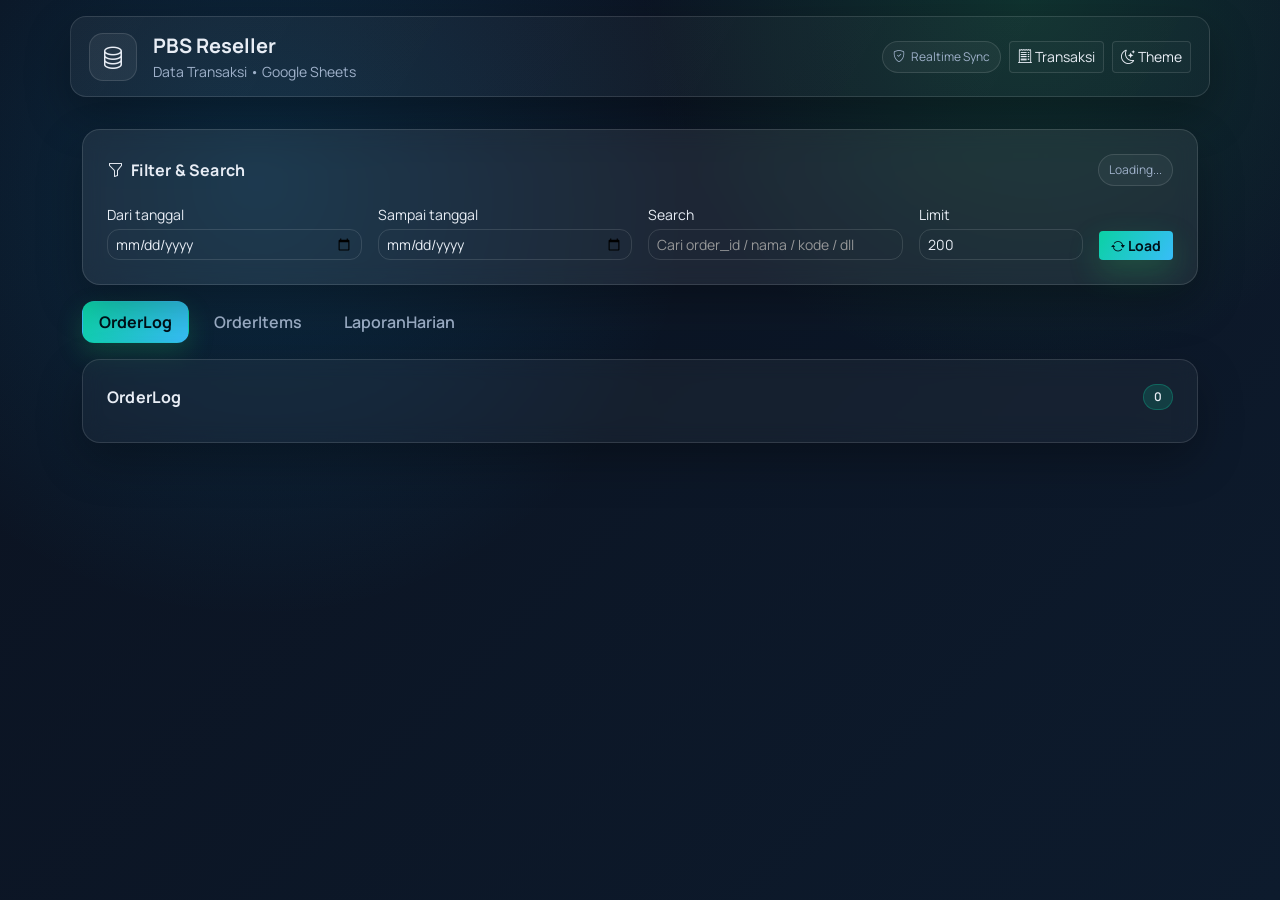
<file: data.html>
<!doctype html>
<html lang="id">
<head>
  <meta charset="utf-8">
  <meta name="viewport" content="width=device-width, initial-scale=1">
  <title>PBS Reseller — Data</title>

  <link href="https://cdn.jsdelivr.net/npm/bootstrap@5.3.3/dist/css/bootstrap.min.css" rel="stylesheet">
  <link href="https://cdn.jsdelivr.net/npm/bootstrap-icons@1.11.3/font/bootstrap-icons.min.css" rel="stylesheet">
  <link href="https://fonts.googleapis.com/css2?family=Manrope:wght@400;500;600;700&display=swap" rel="stylesheet">

  <style>
    :root{
      --bg: #0b1220;
      --bg-2: #0d1b2d;
      --card: rgba(255,255,255,.04);
      --card-strong: rgba(255,255,255,.07);
      --border: rgba(255,255,255,.12);
      --text: #e8edf5;
      --muted: #9fb1ca;
      --accent: #0bd1a4;
      --accent-2: #38bdf8;
      --shadow: 0 18px 45px rgba(0,0,0,.28);
    }
    [data-theme="light"]{
      --bg: #f4f6fb;
      --bg-2: #e7ecf6;
      --card: rgba(255,255,255,.9);
      --card-strong: #fff;
      --border: rgba(15,23,42,.09);
      --text: #0f172a;
      --muted: #5b6476;
      --accent: #0ea5e9;
      --accent-2: #22c55e;
      --shadow: 0 14px 32px rgba(15,23,42,.08);
    }

    body{
      font-family: 'Manrope', sans-serif;
      background: radial-gradient(circle at 20% 20%, rgba(14,165,233,.16), transparent 35%),
                  radial-gradient(circle at 80% 0%, rgba(34,197,94,.16), transparent 28%),
                  linear-gradient(135deg, var(--bg), var(--bg-2));
      color: var(--text);
      min-height: 100vh;
    }

    .nav-glass{
      background: linear-gradient(120deg, rgba(255,255,255,.05), rgba(255,255,255,.02));
      border: 1px solid var(--border);
      border-radius: 16px;
      box-shadow: var(--shadow);
      padding: 14px 18px;
    }

    .glass{
      background: var(--card);
      border: 1px solid var(--border);
      border-radius: 18px;
      box-shadow: var(--shadow);
      backdrop-filter: blur(10px);
    }

    .glass-strong{
      background: var(--card-strong);
      border: 1px solid var(--border);
      border-radius: 18px;
      box-shadow: var(--shadow);
      backdrop-filter: blur(10px);
    }

    .muted{color:var(--muted)!important;}
    label, .form-label, .form-text { color: var(--text) !important; }

    .pill{
      display: inline-flex;
      align-items: center;
      gap: 6px;
      padding: 6px 10px;
      border-radius: 999px;
      border: 1px solid var(--border);
      background: rgba(255,255,255,.04);
      font-size: 12px;
      color: var(--muted);
    }

    .badge-soft{
      background: rgba(11,209,164,.16);
      border: 1px solid rgba(11,209,164,.28);
      color: var(--text);
      border-radius: 999px;
      padding: 6px 10px;
      font-weight: 600;
    }

    .btn-ghost{
      border-color: var(--border);
      color: var(--text);
      background: rgba(255,255,255,.02);
    }

    .btn-accent{
      background: linear-gradient(120deg, var(--accent), var(--accent-2));
      border: none;
      color: #001018;
      font-weight: 700;
      box-shadow: 0 12px 30px rgba(34,197,94,.25);
    }
    [data-theme="light"] .btn-accent{ color: #fff; }

    .form-control,.form-select{
      background:transparent!important; color:var(--text)!important; border-color:var(--border)!important; border-radius:12px;
    }
    .form-control::placeholder{ color: rgba(163,163,163,.9); }
    .table > :not(caption) > * > *{background:transparent!important; color:var(--text)!important; border-color:var(--border)!important; vertical-align: middle;}
    .table-hover tbody tr:hover td{ background: rgba(255,255,255,.02) !important; }
    .nav-pills .nav-link{ border-radius: 12px; border:1px solid transparent; color: var(--muted); font-weight:600; }
    .nav-pills .nav-link.active{background:linear-gradient(120deg,var(--accent),var(--accent-2)); color:#001018; font-weight:700; box-shadow:0 10px 26px rgba(34,197,94,.22); border-color:transparent;}
    [data-theme="light"] .nav-pills .nav-link.active{color:#fff;}
    .mono{font-variant-numeric:tabular-nums;}
    .section-title{font-weight:700; letter-spacing:.2px; display:flex; align-items:center; gap:8px;}
    .divider{border-color:var(--border); opacity:1;}
    .table-card{border-radius:14px; overflow:hidden;}
  </style>
</head>

<body data-theme="dark">
  <nav class="py-3 mb-3">
    <div class="container nav-glass">
      <div class="d-flex align-items-center justify-content-between flex-wrap gap-3">
        <div class="d-flex align-items-center gap-3">
          <div class="d-flex align-items-center justify-content-center" style="width:48px;height:48px;border-radius:14px;background:rgba(255,255,255,.06);border:1px solid var(--border);">
            <i class="bi bi-database fs-4"></i>
          </div>
          <div>
            <div class="fw-bold fs-5">PBS Reseller</div>
            <div class="muted small">Data Transaksi • Google Sheets</div>
          </div>
        </div>

        <div class="d-flex flex-wrap gap-2">
          <div class="pill muted"><i class="bi bi-shield-check"></i> Realtime Sync</div>
          <a class="btn btn-ghost btn-sm" href="./transaksi.html"><i class="bi bi-receipt-cutoff"></i> Transaksi</a>
          <button class="btn btn-ghost btn-sm" id="btnTheme"><i class="bi bi-moon-stars"></i> Theme</button>
        </div>
      </div>
    </div>
  </nav>

  <main class="container pb-5">
    <div class="glass-strong p-4 mb-3">
      <div class="d-flex align-items-center justify-content-between flex-wrap gap-3 mb-3">
        <div class="section-title"><i class="bi bi-funnel"></i> Filter & Search</div>
        <div class="pill muted" id="status">Siap</div>
      </div>

      <form class="row g-3 align-items-end">
        <div class="col-12 col-md-3">
          <label for="dateFrom" class="form-label small muted mb-1">Dari tanggal</label>
          <input id="dateFrom" type="date" class="form-control form-control-sm">
        </div>
        <div class="col-12 col-md-3">
          <label for="dateTo" class="form-label small muted mb-1">Sampai tanggal</label>
          <input id="dateTo" type="date" class="form-control form-control-sm">
        </div>
        <div class="col-12 col-md-3">
          <label for="q" class="form-label small muted mb-1">Search</label>
          <input id="q" class="form-control form-control-sm" placeholder="Cari order_id / nama / kode / dll">
        </div>
        <div class="col-6 col-md-2">
          <label for="limit" class="form-label small muted mb-1">Limit</label>
          <select id="limit" class="form-select form-select-sm">
            <option>50</option>
            <option selected>200</option>
            <option>500</option>
            <option>1000</option>
          </select>
        </div>
        <div class="col-6 col-md-1 d-grid">
          <button type="button" class="btn btn-sm btn-accent" id="btnLoad">
            <i class="bi bi-arrow-repeat"></i> Load
          </button>
        </div>
      </form>
    </div>

    <ul class="nav nav-pills gap-2 mb-3" id="tabs">
      <li class="nav-item"><button class="nav-link active" data-tab="orderlog">OrderLog</button></li>
      <li class="nav-item"><button class="nav-link" data-tab="orderitems">OrderItems</button></li>
      <li class="nav-item"><button class="nav-link" data-tab="laporanharian">LaporanHarian</button></li>
    </ul>

    <div class="glass p-4">
      <div class="d-flex justify-content-between align-items-center mb-2">
        <div class="fw-bold section-title" id="title">OrderLog</div>
        <span class="badge badge-soft" id="count">0</span>
      </div>

      <div class="table-responsive table-card">
        <table class="table table-sm table-hover align-middle mb-0">
          <thead id="thead"></thead>
          <tbody id="tbody"></tbody>
        </table>
      </div>
    </div>
  </main>

  <script>
    const API_URL = "https://script.google.com/macros/s/AKfycbwx2D0fv3Lsjfy7fIwDiGGr-3DdLMArtCJBlxQM-V1YhWiVMoZJ5K0ykPZTywPriADzWA/exec";

    const byId = (id)=>document.getElementById(id);
    const setStatus = (t)=>byId("status").textContent=t;

    let activeTab = "orderlog";

    function toggleTheme(){
      const body = document.body;
      const next = body.getAttribute("data-theme")==="dark" ? "light" : "dark";
      body.setAttribute("data-theme", next);
      byId("btnTheme").innerHTML = next==="dark"
        ? `<i class="bi bi-moon-stars"></i> Theme`
        : `<i class="bi bi-sun"></i> Theme`;
    }

    function fmtCell(v){
      if(v == null) return "";
      const s = String(v);

      // iso date -> tampil jam lokal
      if(/\d{4}-\d{2}-\d{2}T/.test(s)){
        try{
          const d = new Date(s);
          return d.toLocaleString("id-ID");
        }catch(e){ return s; }
      }
      return s;
    }

    async function loadTab(){
      const dateFrom = byId("dateFrom").value;
      const dateTo = byId("dateTo").value;
      const q = byId("q").value.trim();
      const limit = byId("limit").value;

      setStatus("Loading...");

      const url = new URL(API_URL);
      url.searchParams.set("action", activeTab);
      url.searchParams.set("limit", limit);
      if(dateFrom) url.searchParams.set("date_from", dateFrom);
      if(dateTo) url.searchParams.set("date_to", dateTo);
      if(q) url.searchParams.set("q", q);

      const res = await fetch(url.toString());
      const data = await res.json();

      if(!data.ok){
        setStatus("Gagal load data.");
        console.error(data);
        return;
      }

      byId("title").textContent = data.sheet || activeTab;
      byId("count").textContent = `${data.count || 0} baris`;
      setStatus("OK");

      renderTable(data.headers || [], data.rows || []);
    }

    function renderTable(headers, rows){
      const thead = byId("thead");
      const tbody = byId("tbody");

      if(!headers.length){
        thead.innerHTML = "";
        tbody.innerHTML = `<tr><td class="muted">Tidak ada data</td></tr>`;
        return;
      }

      thead.innerHTML = `
        <tr class="muted small">
          ${headers.map(h => `<th>${h}</th>`).join("")}
        </tr>
      `;

      if(!rows.length){
        tbody.innerHTML = `<tr><td colspan="${headers.length}" class="muted">Tidak ada data</td></tr>`;
        return;
      }

      tbody.innerHTML = rows.map(r => `
        <tr>
          ${r.map(c => `<td class="mono">${fmtCell(c)}</td>`).join("")}
        </tr>
      `).join("");
    }

    // tabs
    document.querySelectorAll("#tabs .nav-link").forEach(btn=>{
      btn.addEventListener("click", ()=>{
        document.querySelectorAll("#tabs .nav-link").forEach(x=>x.classList.remove("active"));
        btn.classList.add("active");
        activeTab = btn.dataset.tab;
        loadTab();
      });
    });

    byId("btnLoad").addEventListener("click", loadTab);
    byId("btnTheme").addEventListener("click", toggleTheme);

    // enter untuk search
    byId("q").addEventListener("keydown", (e)=>{ if(e.key==="Enter") loadTab(); });

    // init
    loadTab();
  </script>
</body>
</html>
</file>
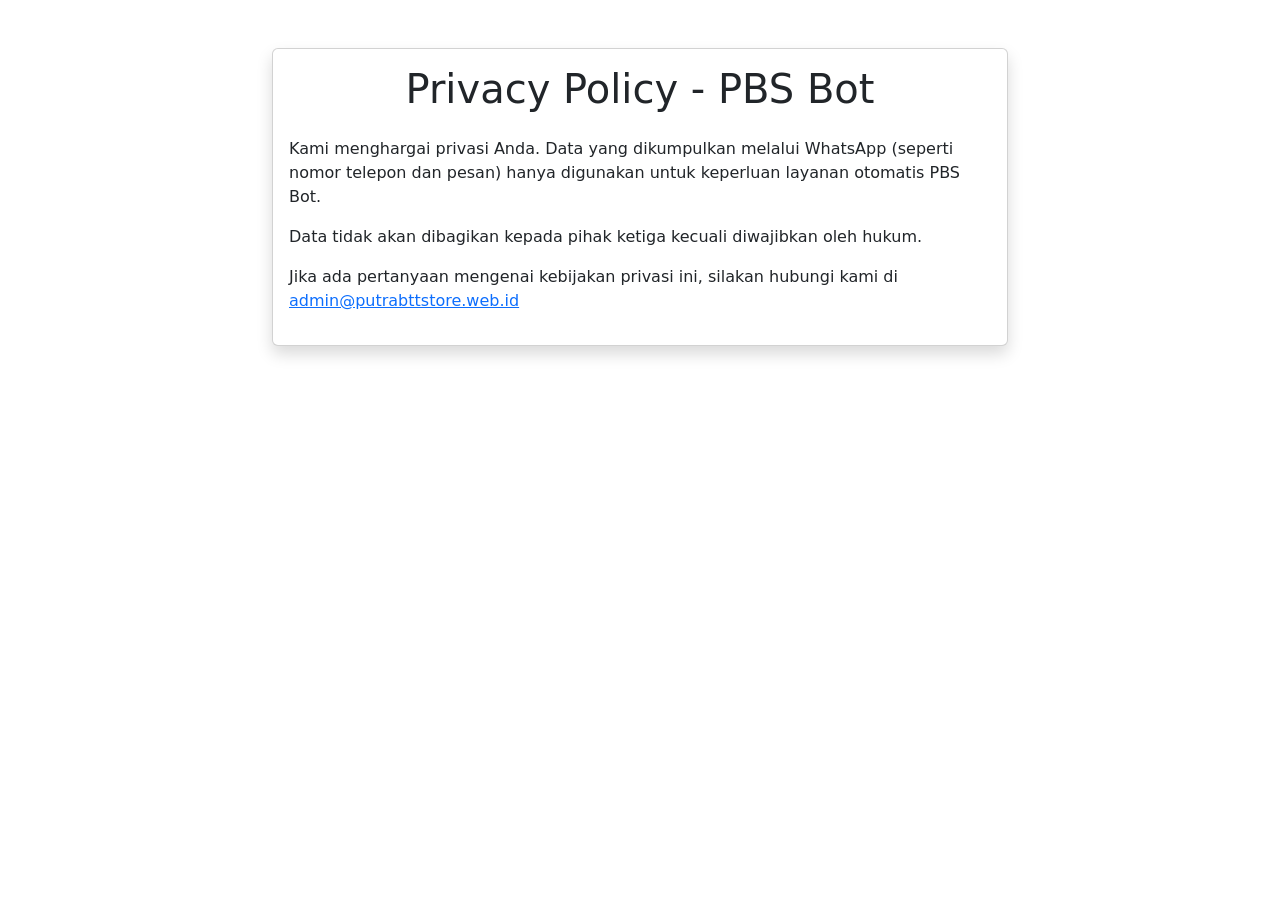
<file: privacy.html>
<!DOCTYPE html>
<html lang="id">
<head>
    <meta charset="UTF-8">
    <title>Privacy Policy - PBS Bot</title>
    <meta name="viewport" content="width=device-width, initial-scale=1">
    <!-- Bootstrap CSS CDN -->
    <link href="https://cdn.jsdelivr.net/npm/bootstrap@5.3.3/dist/css/bootstrap.min.css" rel="stylesheet">
</head>
<body>
    <div class="container py-5">
        <div class="row justify-content-center">
            <div class="col-md-8">
                <div class="card shadow">
                    <div class="card-body">
                        <h1 class="card-title mb-4 text-center">Privacy Policy - PBS Bot</h1>
                        <p>
                            Kami menghargai privasi Anda. Data yang dikumpulkan melalui WhatsApp (seperti nomor telepon dan pesan) hanya digunakan untuk keperluan layanan otomatis PBS Bot.
                        </p>
                        <p>
                            Data tidak akan dibagikan kepada pihak ketiga kecuali diwajibkan oleh hukum.
                        </p>
                        <p>
                            Jika ada pertanyaan mengenai kebijakan privasi ini, silakan hubungi kami di 
                            <a href="mailto:admin@putrabttstore.web.id">admin@putrabttstore.web.id</a>
                        </p>
                    </div>
                </div>
            </div>
        </div>
    </div>
    <!-- Bootstrap JS Bundle CDN (optional, for interactive components) -->
    <script src="https://cdn.jsdelivr.net/npm/bootstrap@5.3.3/dist/js/bootstrap.bundle.min.js"></script>
</body>
</html>
</file>
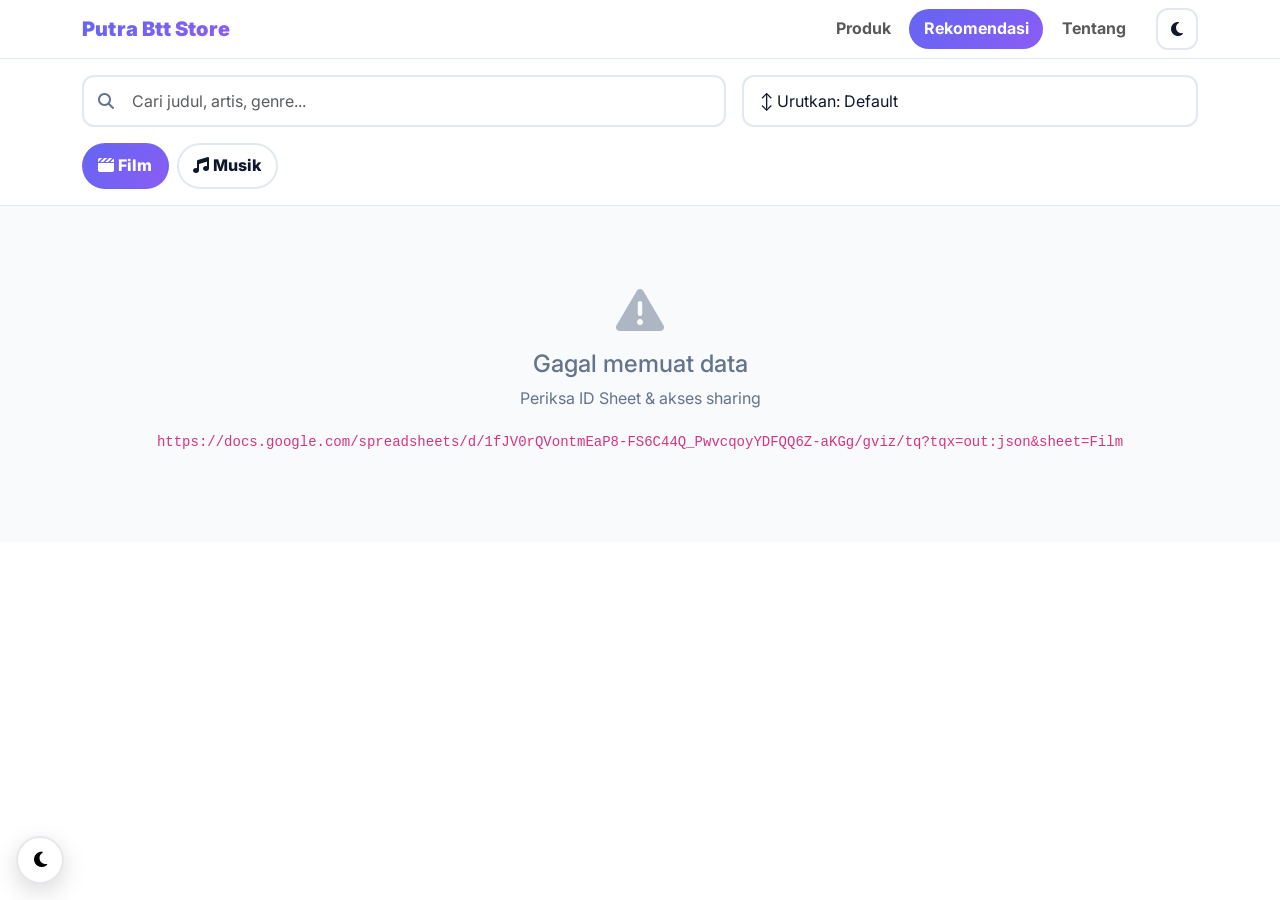
<file: rekomendasi.html>
<!DOCTYPE html>
<html lang="id" data-theme="light">
<head>
  <meta charset="UTF-8" />
  <meta name="viewport" content="width=device-width, initial-scale=1" />
  <title>Rekomendasi Film & Musik — Putra Btt Store</title>
  <link href="https://cdn.jsdelivr.net/npm/bootstrap@5.3.3/dist/css/bootstrap.min.css" rel="stylesheet" />
  <link href="https://cdnjs.cloudflare.com/ajax/libs/font-awesome/6.4.0/css/all.min.css" rel="stylesheet" />
  <link href="https://fonts.googleapis.com/css2?family=Inter:wght@400;500;600;700&display=swap" rel="stylesheet" />
  <style>
    :root{
      --primary-color:#6366f1;--secondary-color:#8b5cf6;--accent-color:#06b6d4;--success-color:#10b981;--warning-color:#f59e0b;--danger-color:#ef4444;
      --dark-color:#0f172a;--light-color:#f8fafc;--muted-color:#64748b;--bg-page:linear-gradient(135deg,#667eea 0%,#764ba2 100%);
      --bg-surface:#ffffff;--text-main:#0f172a;
      --card-shadow:0 4px 6px -1px rgba(0,0,0,.1),0 2px 4px -1px rgba(0,0,0,.06);
      --card-shadow-hover:0 20px 25px -5px rgba(0,0,0,.1),0 10px 10px -5px rgba(0,0,0,.04);
      --border-radius:16px;--gradient-primary:linear-gradient(135deg,var(--primary-color) 0%,var(--secondary-color) 100%);
      --gradient-accent:linear-gradient(135deg,var(--accent-color) 0%,var(--success-color) 100%);
      --nav-h:64px;
    }
    html[data-theme="dark"]{
      --bg-page:linear-gradient(135deg,#0b1220 0%,#141a2b 100%);
      --bg-surface:#0f172a;--text-main:#e5e7eb;--light-color:#0b1020;--muted-color:#9aa4b2;
      --card-shadow:0 1px 2px rgba(0,0,0,.6);--card-shadow-hover:0 10px 20px rgba(0,0,0,.6);
    }
    *{box-sizing:border-box}
    body{font-family:'Inter',-apple-system,BlinkMacSystemFont,sans-serif;background:var(--bg-page);min-height:100vh;line-height:1.6;color:var(--text-main)}
    .container-fluid{background:var(--bg-surface);min-height:100vh;margin:0;padding:0}

    /* ===== Shared Glass Navbar ===== */
    .nav-glass{
      position:sticky; top:0; z-index:1100;
      background:rgba(255,255,255,.65);
      backdrop-filter:saturate(1.2) blur(10px);
      border-bottom:1px solid #e2e8f0;
    }
    html[data-theme="dark"] .nav-glass{ background:rgba(15,23,42,.7); border-color:#1f2a44; }
    .navbar-brand{ font-weight:900; letter-spacing:.2px; background:var(--gradient-primary); -webkit-background-clip:text; background-clip:text; color:transparent; }
    .nav-link{ font-weight:700; border-radius:999px; padding:.45rem .9rem !important; }
    .nav-link:hover{ background:rgba(99,102,241,.1); }
    html[data-theme="dark"] .nav-link:hover{ background:rgba(99,102,241,.15); }
    .nav-link.active{ color:#fff !important; background:var(--gradient-primary); }
    .navbar-toggler{ border:0; } .navbar-toggler:focus{ box-shadow:none; }
    .nav-icon-btn{
      width:42px;height:42px;display:inline-flex;align-items:center;justify-content:center;border-radius:12px;border:2px solid #e2e8f0;background:#fff;color:#0f172a;
    }
    html[data-theme="dark"] .nav-icon-btn{ background:#0b1220; border-color:#1f2a44; color:#e5e7eb; }

    /* Topbar (search/tabs/chips) offset di bawah navbar */
    .topbar{ position:sticky; top:var(--nav-h); z-index:1000; background:#fff0; border-bottom:1px solid #e2e8f0; backdrop-filter:saturate(1.1) blur(6px); }
    html[data-theme="dark"] .topbar{ background:#0f172acc; border-color:#1f2a44; }
    .search-section{ padding:1rem 0 }
    .search-input,.sort-select{ border:2px solid #e2e8f0; border-radius:12px; padding:.75rem 1rem; background:#fff; color:#0f172a; }
    html[data-theme="dark"] .search-input, html[data-theme="dark"] .sort-select{ background:#0b1220; border-color:#1f2a44; color:#e5e7eb; }
    .input-group-custom{ position:relative }
    .input-icon{ position:absolute; left:1rem; top:50%; transform:translateY(-50%); color:#64748b; z-index:10 }
    .search-input{ padding-left:3rem }

    /* === FIX: warna teks navigasi & ikon di DARK MODE === */
    html[data-theme="dark"] .nav-glass .navbar-nav .nav-link{
      color:#e5e7eb !important;          /* abu terang, terlihat */
    }
    html[data-theme="dark"] .nav-glass .navbar-nav .nav-link:hover{
      color:#ffffff !important;
      background:rgba(99,102,241,.18);   /* sedikit highlight */
    }
    html[data-theme="dark"] .nav-glass .navbar-nav .nav-link.active{
      color:#ffffff !important;          /* pastikan putih saat aktif */
      background:var(--gradient-primary);
    }
    
    /* Brand tetap terbaca (kalau tidak pakai gradient text) */
    html[data-theme="dark"] .nav-glass .navbar-brand{
      color:#e5e7eb;                      /* aman; akan kalah oleh gradient kalau ada */
    }
    
    /* Toggler (ikon hamburger) terlihat di dark */
    .navbar-toggler{
      border:0;
      color:inherit;
    }
    .navbar-toggler:focus{ box-shadow:none; }
    
    /* Ganti svg default bootstrap dengan garis berwarna currentColor */
    .navbar-toggler-icon{
      width:1.5rem;height:1.5rem;
      background-image: url("data:image/svg+xml,%3Csvg xmlns='http://www.w3.org/2000/svg' width='30' height='30' viewBox='0 0 30 30'%3E%3Cpath stroke='currentColor' stroke-linecap='round' stroke-miterlimit='10' stroke-width='2' d='M4 7h22M4 15h22M4 23h22'/%3E%3C/svg%3E");
    }
    /* Warna ikon hamburger mengikuti tema */
    .nav-glass .navbar-toggler{ color:#0f172a; }             /* light */
    html[data-theme="dark"] .nav-glass .navbar-toggler{ color:#e5e7eb; } /* dark */
    
    /* Jika pakai offcanvas/dropdown untuk menu, pastikan kontrasnya juga OK */
    html[data-theme="dark"] .offcanvas,
    html[data-theme="dark"] .dropdown-menu{
      background:#0b1220;
      color:#e5e7eb;
      border-color:#1f2a44;
    }
    html[data-theme="dark"] .dropdown-item{
      color:#e5e7eb;
    }
    html[data-theme="dark"] .dropdown-item:hover{
      color:#fff;
      background:rgba(99,102,241,.18);
    }


    /* Tabs (Film/Musik) */
    .pill-tabs{ display:flex; gap:.5rem; flex-wrap:wrap }
    .pill{ border:2px solid #e2e8f0; background:#fff; color:#0f172a; padding:.5rem .9rem; border-radius:999px; font-weight:800; cursor:pointer }
    .pill.active{ background:var(--gradient-primary); color:#fff; border-color:transparent }
    html[data-theme="dark"] .pill{ background:#0b1220; border-color:#1f2a44; color:#e5e7eb }
    html[data-theme="dark"] .pill.active{ background:var(--gradient-primary); color:#fff }

    /* Platform chips */
    .platform-nav{ display:flex; gap:.5rem; overflow:auto; padding:.25rem; margin-top:.5rem }
    .platform-chip{ flex:0 0 auto; border:2px solid #e2e8f0; background:#fff; color:#0f172a; padding:.45rem .7rem; border-radius:999px; font-weight:700; white-space:nowrap; cursor:pointer }
    .platform-chip.active{ background:var(--gradient-primary); color:#fff; border-color:transparent }
    html[data-theme="dark"] .platform-chip{ background:#0b1220; border-color:#1f2a44; color:#e5e7eb }
    html[data-theme="dark"] .platform-chip.active{ background:var(--gradient-primary); color:#fff }

    /* Section & cards */
    .recs-section{ padding:2rem 0; background:var(--light-color) }
    html[data-theme="dark"] .recs-section{ background:#0b1020 }
    .rec-card{ background:var(--bg-surface); border-radius:var(--border-radius); box-shadow:var(--card-shadow); border:1px solid #f1f5f9; overflow:hidden; height:100%; position:relative; transition:.25s }
    html[data-theme="dark"] .rec-card{ border-color:#1f2a44 }
    .rec-card:hover{ transform:translateY(-6px); box-shadow:var(--card-shadow-hover) }
    .rec-thumb{ position:relative; background:#fff }
    .rec-thumb img{ width:100%; height:180px; object-fit:cover; display:block }
    .rec-body{ padding:12px }
    .rec-title{ font-size:1rem; font-weight:800; line-height:1.25; margin-bottom:.25rem; color:var(--text-main) }
    .rec-meta{ font-size:.875rem; color:var(--muted-color) }
    .badge-platform{ position:absolute; top:.6rem; left:.6rem; background:#ffffffcc; border:1px solid #e2e8f0; border-radius:999px; padding:.2rem .5rem; font-weight:800; display:flex; gap:.35rem; align-items:center }
    html[data-theme="dark"] .badge-platform{ background:#0b1220cc; border-color:#1f2a44 }
    .rating{ font-weight:800; color:var(--text-main) }

    /* Modal kontras */
    .modal-content{ border-radius:var(--border-radius); border:none; box-shadow:0 25px 50px -12px rgba(0,0,0,.25); background:var(--bg-surface); color:var(--text-main) }
    .modal-header{ background:var(--gradient-primary); color:#fff; border-radius:var(--border-radius) var(--border-radius) 0 0; padding:1.1rem }
    .btn-close{ filter:brightness(0) invert(1) }
    .modal-body{ padding:1rem; color:var(--text-main) }
    .modal-footer{ border-top:1px solid #f1f5f9 }
    html[data-theme="dark"] .modal-footer{ border-color:#1f2a44 }

    /* ==== FIX: Modal tidak ketutup navbar / status bar di mobile ==== */
    .modal{ z-index:1200; } /* di atas navbar/topbar */
    .modal-dialog{ margin:0.75rem auto; }
    
    /* Safe area untuk perangkat dengan notch + offset tinggi navbar */
    @supports (padding: max(0px)) {
      .modal{
        padding-top: max(env(safe-area-inset-top, 0px), calc(var(--nav-h) + 10px));
        padding-left: max(8px, env(safe-area-inset-left, 0px));
        padding-right: max(8px, env(safe-area-inset-right, 0px));
        padding-bottom: max(8px, env(safe-area-inset-bottom, 0px));
      }
    }
    
    @media (max-width: 576px){
      .modal-dialog{ margin:0; }               /* full-width rapi */
      .modal-content{ border-radius:16px; }
      /* Header nempel di atas saat scroll isi modal */
      .modal-header{
        position: sticky;
        top: 0;
        z-index: 1;
        background: var(--gradient-primary);
        color:#fff;
      }
      .btn-close{ filter:brightness(0) invert(1); }
    }


    /* Floating Dark */
    .floating-dark{ position:fixed; left:16px; bottom:16px; z-index:900; border:2px solid #e5e7eb; background:#fff; border-radius:999px; width:48px; height:48px; display:flex; align-items:center; justify-content:center; box-shadow:0 8px 24px rgba(0,0,0,.15) }
    .floating-dark i{ font-size:1.1rem }
    html[data-theme="dark"] .floating-dark{ background:#0b1220; border-color:#1f2a44; color:#e5e7eb }

    .empty-state{text-align:center;padding:3rem;color:var(--muted-color)}
    .empty-state i{font-size:3rem;margin-bottom:1rem;opacity:.5}
    .loading{display:flex;justify-content:center;align-items:center;height:200px}
    .spinner{width:40px;height:40px;border:4px solid #f1f5f9;border-top:4px solid var(--primary-color);border-radius:50%;animation:spin 1s linear infinite}
    @keyframes spin{to{transform:rotate(360deg)}}

    main{ scroll-margin-top:calc(var(--nav-h) + 16px); }
  </style>
</head>
<body>
  <div class="container-fluid">
    <!-- NAVBAR (sama seperti index, tanpa cart) -->
    <nav class="navbar navbar-expand-lg nav-glass" id="mainNavbar">
      <div class="container">
        <a class="navbar-brand" href="index.html">Putra Btt Store</a>
        <button class="navbar-toggler" type="button" data-bs-toggle="collapse" data-bs-target="#mainNav"
                aria-controls="mainNav" aria-expanded="false" aria-label="Toggle navigation">
          <span class="navbar-toggler-icon"></span>
        </button>

        <div class="collapse navbar-collapse" id="mainNav">
          <ul class="navbar-nav ms-auto align-items-lg-center gap-lg-1">
            <li class="nav-item"><a class="nav-link" href="index.html">Produk</a></li>
            <li class="nav-item"><a class="nav-link active" href="rekomendasi.html">Rekomendasi</a></li>
            <li class="nav-item"><a class="nav-link" href="about.html">Tentang</a></li>
          </ul>

          <div class="d-flex align-items-center gap-2 ms-lg-3">
            <button id="navDarkBtn" class="nav-icon-btn" title="Toggle Dark Mode">
              <i class="fa-solid fa-moon"></i>
            </button>
          </div>
        </div>
      </div>
    </nav>

    <!-- TOPBAR -->
    <div class="topbar">
      <section class="search-section">
        <div class="container">
          <div class="row g-2 g-md-3 align-items-center">
            <div class="col-12 col-md-7">
              <div class="input-group-custom">
                <i class="fas fa-search input-icon"></i>
                <input type="text" id="searchInput" class="form-control search-input" placeholder="Cari judul, artis, genre..." />
              </div>
            </div>
            <div class="col-12 col-md-5">
              <select id="sortSelect" class="form-select sort-select" aria-label="Urutkan">
                <option value="">↕️ Urutkan: Default</option>
                <option value="rating_desc">⭐ Rating Tertinggi</option>
                <option value="judul_asc">🔤 Judul A–Z</option>
                <option value="tahun_desc">📅 Terbaru (Film)</option>
              </select>
            </div>
          </div>

          <div class="mt-3 d-flex flex-wrap align-items-center justify-content-between">
            <div class="pill-tabs" id="typeTabs">
              <button class="pill active" data-type="film"><i class="fa-solid fa-clapperboard me-1"></i>Film</button>
              <button class="pill" data-type="musik"><i class="fa-solid fa-music me-1"></i>Musik</button>
            </div>
            <div class="platform-nav" id="platformNav"></div>
          </div>
        </div>
      </section>
    </div>

    <!-- LIST -->
    <main id="recs">
      <section class="recs-section">
        <div class="container">
          <div class="row g-3" id="recList"></div>
          <div class="text-center mt-2">
            <button class="btn btn-outline-primary px-4 py-2" id="btnLoadMore"><i class="fa-solid fa-rotate"></i> Muat Lebih</button>
          </div>
        </div>
      </section>
    </main>
  </div>

  <!-- MODAL DETAIL -->
  <div class="modal fade" id="detailModal" tabindex="-1" aria-hidden="true">
    <div class="modal-dialog modal-lg modal-dialog-scrollable">
      <div class="modal-content">
        <div class="modal-header">
          <h5 class="modal-title"><i class="fa-solid fa-info-circle me-2"></i> Detail</h5>
          <button type="button" class="btn-close" data-bs-dismiss="modal" aria-label="Tutup"></button>
        </div>
        <div class="modal-body" id="modalBody"></div>
        <div class="modal-footer">
          <a href="#" target="_blank" id="modalAction" class="btn" style="background:var(--gradient-primary);color:#fff;border:none;border-radius:10px;padding:.55rem 1rem;font-weight:800">
            <i class="fa-solid fa-arrow-up-right-from-square me-2"></i>Buka Platform
          </a>
        </div>
      </div>
    </div>
  </div>

  <!-- Floating Dark -->
  <button class="floating-dark" id="floatingDarkBtn" title="Toggle Dark Mode">
    <i class="fa-solid fa-moon"></i>
  </button>

  <script src="https://cdn.jsdelivr.net/npm/bootstrap@5.3.3/dist/js/bootstrap.bundle.min.js"></script>

  <script>
    // Pastikan variabel tinggi navbar up-to-date saat modal dibuka
    const navbar = document.getElementById('mainNavbar');
    function refreshNavH(){
      const h = navbar ? navbar.offsetHeight : 64;
      document.documentElement.style.setProperty('--nav-h', h + 'px');
    }
    ['resize','orientationchange'].forEach(ev=>window.addEventListener(ev, refreshNavH));
    document.addEventListener('shown.bs.modal', refreshNavH);
    document.addEventListener('shown.bs.collapse', refreshNavH);
    document.addEventListener('hidden.bs.collapse', refreshNavH);
    refreshNavH();
  </script>

  <script>
    // ======= CONFIG GOOGLE SHEETS =======
    const SHEET_ID = "1fJV0rQVontmEaP8-FS6C44Q_PwvcqoyYDFQQ6Z-aKGg"; // GANTI
    const SHEET_FILM = "Film";
    const SHEET_MUSIK = "Musik";
    const urlGViz = (sheetName)=>`https://docs.google.com/spreadsheets/d/${SHEET_ID}/gviz/tq?tqx=out:json&sheet=${encodeURIComponent(sheetName)}`;

    // ======= STATE =======
    let typeActive = "film";
    let dataFilm = [];
    let dataMusik = [];
    let viewData = [];
    let page = 1;
    const perPage = 12;

    const recList = document.getElementById("recList");
    const searchInput = document.getElementById("searchInput");
    const sortSelect = document.getElementById("sortSelect");
    const btnLoadMore = document.getElementById("btnLoadMore");
    const typeTabs = document.getElementById("typeTabs");
    const platformNav = document.getElementById("platformNav");
    let platformActive = "";

    // Navbar offset dinamis
    function setNavOffset(){
      const nav = document.getElementById('mainNavbar');
      if(!nav) return; const h = nav.offsetHeight || 64;
      document.documentElement.style.setProperty('--nav-h', h + 'px');
    }
    window.addEventListener('resize', setNavOffset);
    document.addEventListener('shown.bs.collapse', setNavOffset);
    document.addEventListener('hidden.bs.collapse', setNavOffset);

    // Platform -> ikon FA (ikon aman)
    const platformIcons = {
      "Netflix":"fa-film","Disney+":"fa-star","Prime Video":"fa-amazon","Amazon Prime Video":"fa-amazon",
      "Max":"fa-circle-play","HBO Go":"fa-circle-play","VIU":"fa-circle-play","Apple TV+":"fa-apple",
      "Apple TV":"fa-apple","YouTube":"fa-youtube","YouTube Music":"fa-youtube",
      "Spotify":"fa-spotify","Apple Music":"fa-apple","Deezer":"fa-circle-play","Joox":"fa-circle-play","Tidal":"fa-wave-square"
    };
    const faIconForPlatform = pf => platformIcons[pf] || "fa-circle-play";

    function showLoading(){ recList.innerHTML = `<div class="col-12"><div class="loading"><div class="spinner"></div></div></div>`; }
    function parseGViz(text){ return JSON.parse(text.substring(47, text.length-2)); }

    async function loadSheet(sheetName){
      const res = await fetch(urlGViz(sheetName), {cache: 'no-store'});
      const txt = await res.text();
      const json = parseGViz(txt);
      const rows = json.table.rows || [];
      return rows.map(r=>{
        const c=r.c||[]; const v = i => c[i]?.v ?? "";
        if(sheetName===SHEET_FILM){
          return {tipe:"film",judul:v(0),platform:v(1),tahun:Number(v(2))||"",rating:Number(v(3))||0,genre:v(4),poster:v(5),link:v(6),deskripsi:v(7)};
        }else{
          return {tipe:"musik",judul:v(0),platform:v(1),artis:v(2),rating:Number(v(3))||0,genre:v(4),cover:v(5),link:v(6),deskripsi:v(7)};
        }
      });
    }

    function buildPlatformSet(){
      const list = (typeActive==="film"?dataFilm:dataMusik).map(d=>d.platform).filter(Boolean);
      return ["Semua"].concat([...new Set(list)]);
    }

    function renderPlatformChips(){
      platformNav.innerHTML = "";
      const items = buildPlatformSet();
      items.forEach(pf=>{
        const btn = document.createElement("button");
        btn.type = "button";
        btn.className = "platform-chip" + ((platformActive==="" && pf==="Semua" || platformActive===pf)? " active":"");
        btn.setAttribute("data-pf", pf==="Semua"?"":pf);
        if(!pf || ["Semua"].includes(pf)){
          btn.innerHTML = `<i class="fa-solid fa-table-cells"></i> Semua`;
        } else {
          const icon = faIconForPlatform(pf);
          // fallback untuk beberapa nama
          const safe = ["Max","HBO Go","VIU","Deezer","Joox"].includes(pf) ? "fa-circle-play" : icon;
          const cls = icon.startsWith("fa-") ? (icon.includes("spotify")||icon.includes("amazon")||icon.includes("youtube")||icon.includes("apple") ? `fa-brands ${icon}` : `fa-solid ${safe}`) : `fa-solid ${safe}`;
          btn.innerHTML = `<i class="${cls}"></i> ${pf}`;
        }
        platformNav.appendChild(btn);
      });
    }

    function applyFilterSort(){
      const q=(searchInput.value||"").toLowerCase();
      const src = typeActive==="film" ? dataFilm : dataMusik;
      viewData = src.filter(item=>{
        const hay = [
          item.judul, item.genre, item.platform,
          item.tipe==="film"? item.tahun : item.artis
        ].join(" ").toLowerCase();
        const pfOK = (platformActive==="" || item.platform===platformActive);
        return hay.includes(q) && pfOK;
      });
      const s = sortSelect.value;
      if(s==="rating_desc") viewData.sort((a,b) => (b.rating||0) - (a.rating||0));
      else if(s==="judul_asc") viewData.sort((a,b)=>(a.judul||"").localeCompare(b.judul||""));
      else if(s==="tahun_desc" && typeActive==="film") viewData.sort((a,b)=>(b.tahun||0)-(a.tahun||0));
      page = 1;
    }

    function renderList(append=false){
      const start=(page-1)*perPage;
      const slice=viewData.slice(start,start+perPage);
      if(!append) recList.innerHTML = "";
      if(slice.length===0 && !append){
        recList.innerHTML = `<div class="col-12"><div class="empty-state"><i class="fa-regular fa-face-meh"></i><h4>Belum ada rekomendasi</h4><p>Coba ubah pencarian atau platform</p></div></div>`;
        btnLoadMore.style.display="none"; return;
      }
      slice.forEach((it,idx)=>{
        const col = document.createElement("div");
        col.className = "col-lg-3 col-md-4 col-sm-6 col-6";
        const imgSrc = (it.tipe==="film" ? it.poster : it.cover) || "";
        const meta = it.tipe==="film" ? `${it.tahun || "—"} • ${it.genre||"—"}` : `${it.artis||"—"} • ${it.genre||"—"}`;
        const rateStar = typeActive==="film" ? `${(it.rating||0).toFixed(1)}/10` : `${(it.rating||0).toFixed(1)}/5`;
        const icon = faIconForPlatform(it.platform);
        const brandCls = icon.includes("spotify")||icon.includes("amazon")||icon.includes("youtube")||icon.includes("apple") ? `fa-brands ${icon}` : `fa-solid ${icon}`;
        col.innerHTML = `
          <div class="rec-card">
            <div class="badge-platform"><i class="${brandCls}"></i> <span>${it.platform||'—'}</span></div>
            <div class="rec-thumb">
              <img src="${imgSrc}" alt="${(it.judul||'')}" onerror="this.src='[data-uri]'">
            </div>
            <div class="rec-body">
              <div class="d-flex align-items-center justify-content-between">
                <h6 class="rec-title">${it.judul||''}</h6>
                <span class="rating"><i class="fa-solid fa-star me-1 text-warning"></i>${rateStar}</span>
              </div>
              <div class="rec-meta">${meta}</div>
              <div class="mt-2 d-flex gap-2">
                <button class="btn btn-sm btn-outline-secondary flex-fill" data-detail="${typeActive}-${idx+start}">
                  <i class="fa-solid fa-circle-info me-1"></i>Detail
                </button>
                <a href="${it.link||'#'}" target="_blank" class="btn btn-sm flex-fill" style="background:var(--gradient-primary);color:#fff">
                  <i class="fa-solid fa-arrow-up-right-from-square me-1"></i>${it.tipe==='film'?'Tonton':'Dengar'}
                </a>
              </div>
            </div>
          </div>`;
        recList.appendChild(col);
      });
      btnLoadMore.style.display = (viewData.length > (start + slice.length)) ? "inline-block" : "none";
    }

    // Detail modal
    const modalEl = document.getElementById("detailModal");
    const bsModal = new bootstrap.Modal(modalEl);
    const modalBody = document.getElementById("modalBody");
    const modalAction = document.getElementById("modalAction");

    function openDetail(globalIndex){
      const item = viewData[globalIndex];
      if(!item) return;
      const isFilm = item.tipe==="film";
      const poster = isFilm ? item.poster : item.cover;
      const icon = faIconForPlatform(item.platform);
      const brandCls = icon.includes("spotify")||icon.includes("amazon")||icon.includes("youtube")||icon.includes("apple") ? `fa-brands ${icon}` : `fa-solid ${icon}`;
      const metaL = isFilm ? [
        ["Platform", item.platform||"—"],
        ["Tahun", item.tahun||"—"],
        ["Genre", item.genre||"—"],
        ["Rating", `${(item.rating||0).toFixed(1)}/10`]
      ] : [
        ["Platform", item.platform||"—"],
        ["Artis", item.artis||"—"],
        ["Genre", item.genre||"—"],
        ["Rating", `${(item.rating||0).toFixed(1)}/5`]
      ];
      const metaHTML = metaL.map(([k,v])=>`<div><strong>${k}:</strong> ${v}</div>`).join("");
      modalBody.innerHTML = `
        <div class="row g-3">
          <div class="col-md-4">
            <div class="border rounded-3 overflow-hidden" style="background:#fff">
              <img src="${poster||''}" alt="${item.judul||''}" style="width:100%;height:auto" onerror="this.src='[data-uri]'">
            </div>
          </div>
          <div class="col-md-8">
            <div class="d-flex align-items-center gap-2 mb-1">
              <span class="badge-platform"><i class="${brandCls}"></i> ${item.platform||'—'}</span>
            </div>
            <h4 class="fw-bold mb-2">${item.judul||''}</h4>
            <div class="mb-2">${metaHTML}</div>
            <p class="mb-0">${item.deskripsi||''}</p>
          </div>
        </div>`;
      modalAction.href = item.link || "#";
      modalAction.textContent = isFilm ? "Buka Platform Streaming" : "Buka Platform Musik";
      bsModal.show();
    }

    // Event Bindings
    document.addEventListener("click",(e)=>{
      if(e.target.closest("[data-detail]")){
        const b = e.target.closest("[data-detail]");
        const [t, idxStr] = b.dataset.detail.split("-");
        openDetail(Number(idxStr));
      }
    });
    btnLoadMore.addEventListener("click", ()=>{page+=1; renderList(true);});
    sortSelect.addEventListener("change", ()=>{applyFilterSort(); renderList(false);});
    searchInput.addEventListener("input", ()=>{applyFilterSort(); renderList(false);});

    typeTabs.addEventListener("click", (e)=>{
      const p = e.target.closest(".pill");
      if(!p) return;
      [...typeTabs.querySelectorAll(".pill")].forEach(el=>el.classList.remove("active"));
      p.classList.add("active");
      typeActive = p.getAttribute("data-type");
      platformActive = "";
      renderPlatformChips();
      applyFilterSort();
      renderList(false);
    });

    platformNav.addEventListener("click",(e)=>{
      const b = e.target.closest(".platform-chip");
      if(!b) return;
      platformActive = b.getAttribute("data-pf") || "";
      [...platformNav.querySelectorAll(".platform-chip")].forEach(el=>el.classList.toggle("active", el===b));
      applyFilterSort();
      renderList(false);
    });

    // Dark Mode (floating + navbar sinkron)
    (function initTheme(){
      const saved=localStorage.getItem("pbt_theme")||"light";
      document.documentElement.setAttribute("data-theme",saved);
      const floatingBtn=document.getElementById("floatingDarkBtn");
      const navBtn=document.getElementById("navDarkBtn");
      const setIcon=(btn)=>{ if(!btn) return; btn.innerHTML=`<i class="fa-solid ${document.documentElement.getAttribute('data-theme')==='dark'?'fa-sun':'fa-moon'}"></i>`; };
      setIcon(floatingBtn); setIcon(navBtn);

      function toggleTheme(){
        const mode=document.documentElement.getAttribute("data-theme")==="dark"?"light":"dark";
        document.documentElement.setAttribute("data-theme",mode);
        localStorage.setItem("pbt_theme",mode);
        setIcon(floatingBtn); setIcon(navBtn);
      }
      floatingBtn.addEventListener("click",toggleTheme);
      navBtn.addEventListener("click",toggleTheme);
    })();

    // Active nav highlight
    (function setActiveNav(){
      const path = location.pathname.split('/').pop() || 'rekomendasi.html';
      document.querySelectorAll('.nav-link').forEach(n=>{
        const href = n.getAttribute('href');
        if(href && href.endsWith(path)) n.classList.add('active');
      });
    })();

    // Init
    async function init(){
      setNavOffset();
      showLoading();
      try{
        const [films, musics] = await Promise.all([loadSheet(SHEET_FILM), loadSheet(SHEET_MUSIK)]);
        dataFilm = films; dataMusik = musics;
      }catch(e){
        console.error(e);
        recList.innerHTML = `<div class="col-12"><div class="empty-state"><i class="fa-solid fa-triangle-exclamation"></i><h4>Gagal memuat data</h4><p>Periksa ID Sheet & akses sharing</p><code>${urlGViz(SHEET_FILM)}</code></div></div>`;
        btnLoadMore.style.display="none";
        return;
      }
      renderPlatformChips();
      applyFilterSort();
      renderList(false);
    }
    document.addEventListener("DOMContentLoaded", init);
  </script>
</body>
</html>
</file>
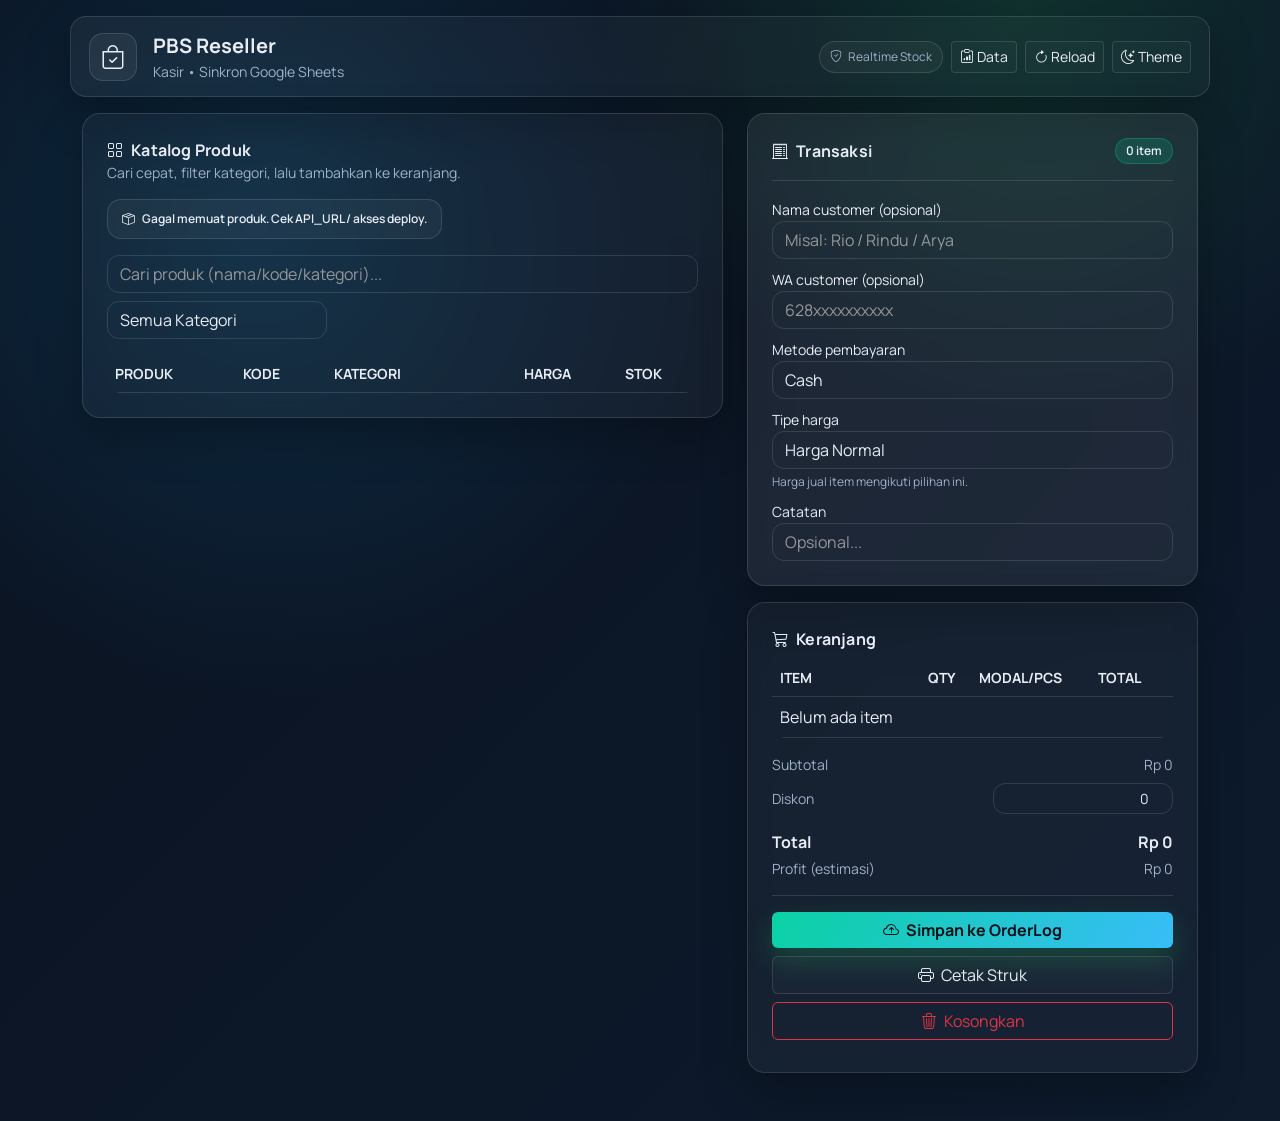
<file: transaksi.html>
<!doctype html>
<html lang="id">
<head>
  <meta charset="utf-8" />
  <meta name="viewport" content="width=device-width, initial-scale=1" />
  <title>Putra Btt Store — Kasir</title>

  <link href="https://cdn.jsdelivr.net/npm/bootstrap@5.3.3/dist/css/bootstrap.min.css" rel="stylesheet">
  <link href="https://cdn.jsdelivr.net/npm/bootstrap-icons@1.11.3/font/bootstrap-icons.min.css" rel="stylesheet">
  <link href="https://fonts.googleapis.com/css2?family=Manrope:wght@400;500;600;700&display=swap" rel="stylesheet">

  <style>
    :root{
      --bg: #0b1220;
      --bg-2: #0d1b2d;
      --card: rgba(255,255,255,.04);
      --card-strong: rgba(255,255,255,.07);
      --border: rgba(255,255,255,.12);
      --text: #e8edf5;
      --muted: #9fb1ca;
      --accent: #0bd1a4;
      --accent-2: #38bdf8;
      --shadow: 0 18px 45px rgba(0,0,0,.28);
    }
    [data-theme="light"]{
      --bg: #f4f6fb;
      --bg-2: #e7ecf6;
      --card: rgba(255,255,255,.9);
      --card-strong: #fff;
      --border: rgba(15,23,42,.09);
      --text: #0f172a;
      --muted: #5b6476;
      --accent: #0ea5e9;
      --accent-2: #22c55e;
      --shadow: 0 14px 32px rgba(15,23,42,.08);
    }

    body{
      font-family: 'Manrope', sans-serif;
      background: radial-gradient(circle at 20% 20%, rgba(14,165,233,.16), transparent 35%),
                  radial-gradient(circle at 80% 0%, rgba(34,197,94,.16), transparent 28%),
                  linear-gradient(135deg, var(--bg), var(--bg-2));
      color: var(--text);
      min-height: 100vh;
    }

    .nav-glass{
      background: linear-gradient(120deg, rgba(255,255,255,.05), rgba(255,255,255,.02));
      border: 1px solid var(--border);
      border-radius: 16px;
      box-shadow: var(--shadow);
      padding: 14px 18px;
    }

    .glass{
      background: var(--card);
      border: 1px solid var(--border);
      border-radius: 18px;
      box-shadow: var(--shadow);
      backdrop-filter: blur(10px);
    }

    .glass-strong{
      background: var(--card-strong);
      border: 1px solid var(--border);
      border-radius: 18px;
      box-shadow: var(--shadow);
      backdrop-filter: blur(10px);
    }

    .muted{ color: var(--muted) !important; }
    label, .form-label, .form-text { color: var(--text) !important; }

    .pill{
      display: inline-flex;
      align-items: center;
      gap: 6px;
      padding: 6px 10px;
      border-radius: 999px;
      border: 1px solid var(--border);
      background: rgba(255,255,255,.04);
      font-size: 12px;
      color: var(--muted);
    }

    .badge-soft{
      background: rgba(11,209,164,.16);
      border: 1px solid rgba(11,209,164,.28);
      color: var(--text);
      border-radius: 999px;
      padding: 6px 10px;
      font-weight: 600;
    }

    .btn-accent{
      background: linear-gradient(120deg, var(--accent), var(--accent-2));
      border: none;
      color: #001018;
      font-weight: 700;
      box-shadow: 0 12px 30px rgba(34,197,94,.25);
    }
    [data-theme="light"] .btn-accent{ color: #fff; }
    .btn-accent:hover{ transform: translateY(-1px); opacity: .94; }

    .btn-ghost{
      border-color: var(--border);
      color: var(--text);
      background: rgba(255,255,255,.02);
    }

    .table > :not(caption) > * > *{
      background: transparent !important;
      color: var(--text) !important;
      border-color: var(--border) !important;
      vertical-align: middle;
    }
    .table-hover tbody tr:hover td{ background: rgba(255,255,255,.02) !important; }

    .form-control, .form-select{
      background: transparent !important;
      color: var(--text) !important;
      border-color: var(--border) !important;
      border-radius: 12px;
    }
    .form-control::placeholder{ color: rgba(163,163,163,.9); }

    .mini{ font-size: 12px; }

    /* modal input biar terasa seperti input harga */
    .money-input{ font-variant-numeric: tabular-nums; }

    .section-title{
      font-weight: 700;
      letter-spacing: .2px;
      display: flex;
      align-items: center;
      gap: 8px;
    }
    .divider{ border-color: var(--border); opacity: 1; }
    .shadow-soft{ box-shadow: var(--shadow); }
    .table-card{ border-radius: 14px; overflow: hidden; }
    .stat-chip{
      display: inline-flex;
      align-items: center;
      gap: 8px;
      padding: 10px 14px;
      border-radius: 14px;
      background: rgba(255,255,255,.04);
      border: 1px solid var(--border);
      font-weight: 600;
      color: var(--text);
    }
    .floating-bar{
      position: sticky;
      top: 18px;
      z-index: 2;
    }
  </style>
</head>

<body data-theme="dark">
  <nav class="py-3">
    <div class="container nav-glass">
      <div class="d-flex align-items-center justify-content-between flex-wrap gap-3">
        <div class="d-flex align-items-center gap-3">
          <div class="d-flex align-items-center justify-content-center" style="width:48px;height:48px;border-radius:14px;background:rgba(255,255,255,.06);border:1px solid var(--border);">
            <i class="bi bi-bag-check fs-4"></i>
          </div>
          <div>
            <div class="fw-bold fs-5">PBS Reseller</div>
            <div class="muted small">Kasir • Sinkron Google Sheets</div>
          </div>
        </div>

        <div class="d-flex flex-wrap gap-2">
          <div class="pill muted"><i class="bi bi-shield-check"></i> Realtime Stock</div>
          <a class="btn btn-ghost btn-sm" href="data.html" rel="noopener noreferrer"><i class="bi bi-clipboard-data"></i> Data</a>
          <button class="btn btn-ghost btn-sm" id="btnReload"><i class="bi bi-arrow-clockwise"></i> Reload</button>
          <button class="btn btn-ghost btn-sm" id="btnTheme"><i class="bi bi-moon-stars"></i> Theme</button>
        </div>
      </div>
    </div>
  </nav>

  <main class="container pb-5">
    <div class="row g-4">
      <!-- Produk -->
      <div class="col-lg-7">
        <div class="glass p-4 shadow-soft">
          <div class="d-flex flex-wrap gap-3 align-items-start justify-content-between mb-3">
            <div>
              <div class="section-title"><i class="bi bi-grid"></i> Katalog Produk</div>
              <div class="muted small">Cari cepat, filter kategori, lalu tambahkan ke keranjang.</div>
            </div>
            <div class="stat-chip mini"><i class="bi bi-box-seam"></i> <span id="status">Memuat produk...</span></div>
          </div>

          <div class="d-flex flex-wrap gap-2 align-items-center mb-3" style="min-width: 320px;">
            <input id="q" class="form-control" placeholder="Cari produk (nama/kode/kategori)..." />
            <select id="cat" class="form-select" style="max-width: 220px;">
              <option value="">Semua Kategori</option>
            </select>
          </div>

          <div class="table-responsive table-card">
            <table class="table table-hover align-middle mb-0">
              <thead>
                <tr class="muted small text-uppercase">
                  <th>Produk</th>
                  <th>Kode</th>
                  <th>Kategori</th>
                  <th class="text-end">Harga</th>
                  <th class="text-end">Stok</th>
                  <th class="text-end"></th>
                </tr>
              </thead>
              <tbody id="productRows"></tbody>
            </table>
          </div>
        </div>
      </div>

      <!-- Keranjang / Transaksi -->
      <div class="col-lg-5">
        <div class="floating-bar">
          <div class="glass-strong p-4 mb-3">
            <div class="d-flex align-items-center justify-content-between">
              <div class="fw-bold section-title"><i class="bi bi-receipt-cutoff"></i> Transaksi</div>
              <span class="badge badge-soft" id="cartCount">0 item</span>
            </div>

            <hr class="divider" />

            <div class="row g-2">
              <div class="col-12">
                <label class="small">Nama customer (opsional)</label>
                <input id="customerName" class="form-control" placeholder="Misal: Rio / Rindu / Arya">
              </div>

              <div class="col-12">
                <label class="small">WA customer (opsional)</label>
                <input id="customerWa" class="form-control" placeholder="628xxxxxxxxxx">
              </div>

              <div class="col-12">
                <label class="small">Metode pembayaran</label>
                <select id="paymentMethod" class="form-select">
                  <option>Cash</option>
                  <option>Transfer - BCA</option>
                  <option>Transfer - BRI</option>
                  <option>Transfer - Mandiri</option>
                  <option>Transfer - SeaBank</option>
                  <option>E-Wallet - DANA</option>
                  <option>E-Wallet - GoPay</option>
                  <option>QRIS</option>
                </select>
              </div>

              <div class="col-12">
                <label class="small">Tipe harga</label>
                <select id="priceMode" class="form-select">
                  <option value="normal" selected>Harga Normal</option>
                  <option value="reseller">Harga Reseller</option>
                </select>
                <div class="muted mini mt-1">Harga jual item mengikuti pilihan ini.</div>
              </div>

              <div class="col-12">
                <label class="small">Catatan</label>
                <input id="notes" class="form-control" placeholder="Opsional...">
              </div>
            </div>
          </div>

          <div class="glass p-4 shadow-soft">
            <div class="d-flex align-items-center justify-content-between mb-2">
              <div class="fw-bold section-title"><i class="bi bi-cart3"></i> Keranjang</div>
            </div>

            <div class="table-responsive table-card mb-3">
              <table class="table align-middle mb-0">
                <thead>
                <tr class="muted small align-middle text-uppercase">
                  <th style="min-width: 140px;">Item</th>
                  <th class="text-end" style="width: 70px;">Qty</th>
                  <th class="text-end" style="width: 120px;">Modal/pcs</th>
                  <th class="text-end" style="width: 120px;">Total</th>
                  <th class="text-end" style="width: 40px;"></th>
                </tr>
                </thead>
                <tbody id="cartRows">
                <tr>
                  <td colspan="5" class="muted text-center py-3">Belum ada item</td>
                </tr>
                </tbody>
              </table>
            </div>

            <div class="d-flex justify-content-between muted small">
              <div>Subtotal</div><div id="subtotalText">Rp 0</div>
            </div>

            <div class="d-flex justify-content-between align-items-center mt-2">
              <div class="muted small">Diskon</div>
              <div class="d-flex gap-2" style="max-width: 180px;">
                <input id="discount" type="number" class="form-control form-control-sm text-end" value="0" min="0">
              </div>
            </div>

            <div class="d-flex justify-content-between mt-3">
              <div class="fw-bold">Total</div><div class="fw-bold" id="totalText">Rp 0</div>
            </div>

            <div class="d-flex justify-content-between mt-1">
              <div class="muted small">Profit (estimasi)</div><div class="muted small" id="profitText">Rp 0</div>
            </div>

            <hr class="divider" />

            <div class="d-grid gap-2">
              <button class="btn btn-accent" id="btnSave">
                <i class="bi bi-cloud-arrow-up me-1"></i> Simpan ke OrderLog
              </button>
              <button class="btn btn-ghost" id="btnPrint">
                <i class="bi bi-printer me-1"></i> Cetak Struk
              </button>
              <button class="btn btn-outline-danger" id="btnClear">
                <i class="bi bi-trash3 me-1"></i> Kosongkan
              </button>
            </div>

            <div class="small muted mt-2" id="saveInfo"></div>
          </div>
        </div>
      </div>
    </div>
  </main>

  <script>
    // ====== KONFIG ======
    const API_URL = "https://script.google.com/macros/s/AKfycbwx2D0fv3Lsjfy7fIwDiGGr-3DdLMArtCJBlxQM-V1YhWiVMoZJ5K0ykPZTywPriADzWA/exec";

    // ====== STATE ======
    let products = [];
    let filtered = [];
    const cart = new Map(); // key: kode || nama

    // ====== UTIL ======
    const rupiah = (n) => new Intl.NumberFormat("id-ID", { style: "currency", currency: "IDR", minimumFractionDigits: 0 }).format(Number(n||0));
    const byId = (id) => document.getElementById(id);
    const safeKey = (p) => (p.kode && String(p.kode).trim()) ? String(p.kode).trim() : String(p.nama).trim();
    const setStatus = (msg) => byId("status").textContent = msg;

    function escapeHtml(s){
      return String(s).replace(/[&<>"']/g, m => ({'&':'&amp;','<':'&lt;','>':'&gt;','"':'&quot;',"'":'&#039;'}[m]));
    }

    function formatDigitsOnly(n){
      return String(Number(n || 0));
    }
    function parseDigitsOnly(str){
      const d = String(str || "").replace(/[^0-9]/g, "");
      return Number(d || 0);
    }

    // ====== LOAD PRODUK ======
    async function loadProducts(){
      setStatus("Memuat produk dari Google Sheets...");
      byId("saveInfo").textContent = "";
      try{
        const res = await fetch(`${API_URL}?action=products`, { method: "GET" });
        const data = await res.json();
        if(!data.ok) throw new Error(data.error || "Gagal load products");
        products = data.products || [];
        buildCategoryOptions(products);
        applyFilter();
        setStatus(`OK — ${products.length} produk`);
      }catch(err){
        console.error(err);
        setStatus("Gagal memuat produk. Cek API_URL / akses deploy.");
      }
    }

    function buildCategoryOptions(list){
      const cats = Array.from(new Set(list.map(p => (p.kategori||"").trim()).filter(Boolean))).sort();
      const sel = byId("cat");
      sel.innerHTML = `<option value="">Semua Kategori</option>` + cats.map(c => `<option value="${escapeHtml(c)}">${escapeHtml(c)}</option>`).join("");
    }

    // ====== FILTER ======
    function applyFilter(){
      const q = (byId("q").value || "").toLowerCase().trim();
      const cat = (byId("cat").value || "").toLowerCase().trim();

      filtered = products.filter(p => {
        const hay = `${p.nama} ${p.kode} ${p.kategori} ${p.group}`.toLowerCase();
        const okQ = !q || hay.includes(q);
        const okC = !cat || (p.kategori||"").toLowerCase().trim() === cat;
        return okQ && okC;
      });

      renderProducts(filtered);
    }

    // ====== RENDER PRODUK (icon dihilangkan) ======
    function renderProducts(list){
      const tbody = byId("productRows");
      if(!list.length){
        tbody.innerHTML = `<tr><td colspan="6" class="muted">Produk tidak ditemukan</td></tr>`;
        return;
      }

      tbody.innerHTML = list.map(p => {
        const key = safeKey(p);

        const disabled = Number(p.stok||0) <= 0 ? "disabled" : "";
        const stokBadge = Number(p.stok||0) <= 0
          ? `<span class="badge text-bg-danger">Habis</span>`
          : `<span class="badge text-bg-success">${Number(p.stok||0)}</span>`;

        return `
          <tr>
            <td>
              <div class="fw-semibold">${escapeHtml(p.nama)}</div>
              <div class="muted small">${escapeHtml(p.deskripsi||"")}</div>
            </td>
            <td class="muted small">${escapeHtml(p.kode||"-")}</td>
            <td><span class="badge badge-soft">${escapeHtml(p.kategori||"-")}</span></td>
            <td class="text-end fw-semibold">${rupiah(p.harga)}</td>
            <td class="text-end">${stokBadge}</td>
            <td class="text-end">
              <button class="btn btn-sm btn-outline-light" ${disabled} onclick='addToCart("${escapeHtml(key)}")'>
                <i class="bi bi-plus-lg"></i>
              </button>
            </td>
          </tr>
        `;
      }).join("");
    }

    // ====== CART ======
    window.addToCart = (key) => {
      const p = products.find(x => safeKey(x) === key);
      if(!p) return;

      const mode = byId("priceMode").value || "normal";
      const hargaJual = (mode === "reseller") ? Number(p.harga_reseller||0) : Number(p.harga||0);

      const curr = cart.get(key) || {
        ...p,
        qty: 0,
        priceMode: mode,
        harga_jual: hargaJual,
        modal_manual: 0
      };

      if (Number(p.stok||0) > 0 && curr.qty + 1 > Number(p.stok||0)) {
        alert("Qty melebihi stok.");
        return;
      }

      curr.priceMode = mode;
      curr.harga_jual = hargaJual;

      curr.qty += 1;
      cart.set(key, curr);
      renderCart(); // re-render hanya saat add/remove/qty
    };

    function changeQty(key, qty){
      qty = Number(qty||0);
      const item = cart.get(key);
      if(!item) return;

      const stok = Number(item.stok||0);
      if(stok > 0 && qty > stok){
        alert("Qty melebihi stok.");
        qty = stok;
      }

      if(qty <= 0) cart.delete(key);
      else {
        item.qty = qty;
        cart.set(key, item);
      }

      renderCart(); // qty berubah aman re-render
    }

    function removeItem(key){
      cart.delete(key);
      renderCart();
    }

    function calc(){
      let subtotal = 0;
      let profit = 0;

      for (const [,it] of cart){
        const unit = Number(it.harga_jual ?? it.harga ?? 0);
        const modal = Number(it.modal_manual ?? 0);
        const qty = Number(it.qty||0);

        const line = unit * qty;
        subtotal += line;

        profit += (unit - modal) * qty;
      }

      const discount = Math.max(0, Number(byId("discount").value||0));
      const total = Math.max(0, subtotal - discount);

      return { subtotal, discount, total, profit };
    }

    function updateSummary(){
      const {subtotal, discount, total, profit} = calc();
      byId("subtotalText").textContent = rupiah(subtotal);
      byId("totalText").textContent = rupiah(total);
      byId("profitText").textContent = rupiah(profit);
    }

    // modal input: TIDAK memanggil renderCart() supaya fokus tidak hilang
    window.onModalTyping = (el, key) => {
      const raw = parseDigitsOnly(el.value);
      const item = cart.get(key);
      if(!item) return;
      item.modal_manual = raw;
      cart.set(key, item);
      updateSummary();
    };

    window.onModalFocus = (el, key) => {
      const item = cart.get(key);
      const v = item ? item.modal_manual : 0;
      el.value = formatDigitsOnly(v); // biar enak ngetik angka
      // taruh cursor di akhir
      setTimeout(() => { try { el.setSelectionRange(el.value.length, el.value.length); } catch(e){} }, 0);
    };

    window.onModalBlur = (el, key) => {
      const raw = parseDigitsOnly(el.value);
      const item = cart.get(key);
      if(item){
        item.modal_manual = raw;
        cart.set(key, item);
      }
      el.value = rupiah(raw); // format saat selesai input
      updateSummary();
    };

    function renderCart(){
      const tbody = byId("cartRows");
      const items = Array.from(cart.values());

      byId("cartCount").textContent = `${items.length} item`;

      if(!items.length){
        tbody.innerHTML = `<tr><td colspan="5" class="muted">Belum ada item</td></tr>`;
        updateSummary();
        return;
      }

      tbody.innerHTML = items.map(it => {
        const key = safeKey(it);
        const unit = Number(it.harga_jual||0);
        const qty = Number(it.qty||0);
        const lineTotal = unit * qty;

        // default tampil rupiah (format), tapi saat focus jadi digit
        const modalText = rupiah(Number(it.modal_manual||0));

        return `
          <tr>
            <td>
              <div class="fw-semibold">${escapeHtml(it.nama)}</div>
              <div class="muted small">
                ${escapeHtml(it.kode||"")} • ${escapeHtml(it.kategori||"")}
                <span class="badge badge-soft ms-1">${it.priceMode === "reseller" ? "Reseller" : "Normal"}</span>
              </div>
              <div class="muted mini">Harga jual: <b>${rupiah(unit)}</b></div>
            </td>

            <td class="text-end">
              <input type="number" class="form-control form-control-sm text-end"
                min="1" value="${qty}"
                oninput='changeQty("${escapeHtml(key)}", this.value)'>
            </td>

            <td class="text-end">
              <input type="text"
                class="form-control form-control-sm text-end money-input"
                inputmode="numeric"
                placeholder="Rp 0"
                value="${modalText}"
                onfocus='onModalFocus(this, "${escapeHtml(key)}")'
                oninput='onModalTyping(this, "${escapeHtml(key)}")'
                onblur='onModalBlur(this, "${escapeHtml(key)}")'>
            </td>

            <td class="text-end fw-semibold">${rupiah(lineTotal)}</td>

            <td class="text-end">
              <button class="btn btn-sm btn-outline-danger" onclick='removeItem("${escapeHtml(key)}")'>
                <i class="bi bi-x-lg"></i>
              </button>
            </td>
          </tr>
        `;
      }).join("");

      updateSummary();
    }

    // ====== SAVE ORDER ======
    async function saveOrder(){
      const items = Array.from(cart.values()).map(it => {
        const qty = Number(it.qty||0);
        const hargaJual = Number(it.harga_jual||0);
        const modal = Number(it.modal_manual||0);
        return {
          kode: it.kode || "",
          nama: it.nama,
          kategori: it.kategori || "",
          qty,
          harga_jual: hargaJual,
          modal_manual: modal,
          line_total: hargaJual * qty,
          line_profit: (hargaJual - modal) * qty
        };
      });

      if(!items.length){
        alert("Keranjang kosong.");
        return;
      }

      // kalau mau WAJIB modal diisi:
      // if(items.some(x => x.modal_manual <= 0)) { alert("Modal/pcs wajib diisi."); return; }

      const c = calc();

      const payload = {
        action: "createOrder",
        order: {
          customerName: byId("customerName").value || "",
          customerWa: byId("customerWa").value || "",
          paymentMethod: byId("paymentMethod").value || "Cash",
          notes: byId("notes").value || "",
          priceMode: byId("priceMode").value || "normal",
          items,
          subtotal: c.subtotal,
          discount: c.discount,
          total: c.total,
          profit: c.profit
        }
      };

      byId("saveInfo").textContent = "Menyimpan...";
      try{
        const res = await fetch(API_URL, {
          method: "POST",
          headers: { "Content-Type": "text/plain;charset=utf-8" },
          body: JSON.stringify(payload)
        });
        const data = await res.json();
        if(!data.ok) throw new Error(data.error || "Gagal simpan");
        byId("saveInfo").textContent = `✅ Tersimpan: ${data.orderId}`;
        alert("Transaksi tersimpan ke OrderLog + OrderItems.");

        cart.clear();
        renderCart();
        await loadProducts(); // refresh stok
      }catch(err){
        console.error(err);
        byId("saveInfo").textContent = "❌ Gagal menyimpan. Cek deploy/akses Apps Script.";
      }
    }

    // ====== PRINT STRUK ======
    function printReceipt(){
      const items = Array.from(cart.values());
      if(!items.length){ alert("Keranjang kosong."); return; }

      const {subtotal, discount, total, profit} = calc();
      const now = new Date().toLocaleString("id-ID");

      const html = `
        <html>
        <head>
          <title>Struk — PBS Reseller</title>
          <style>
            body{ font-family: Arial, sans-serif; padding: 18px; }
            h2{ margin: 0 0 6px; }
            .muted{ color:#666; font-size:12px; }
            table{ width:100%; border-collapse: collapse; margin-top: 12px; }
            td,th{ border-bottom:1px dashed #ccc; padding:6px 0; font-size: 14px; }
            th{ text-align:left; }
            .right{text-align:right;}
          </style>
        </head>
        <body>
          <h2>PBS Reseller</h2>
          <div class="muted">${now}</div>
          <div class="muted">Customer: ${(byId("customerName").value||"-")}</div>
          <div class="muted">Pembayaran: ${(byId("paymentMethod").value||"-")}</div>
          <div class="muted">Tipe Harga: ${(byId("priceMode").value==="reseller"?"Reseller":"Normal")}</div>

          <table>
            <thead><tr><th>Item</th><th class="right">Qty</th><th class="right">Total</th></tr></thead>
            <tbody>
              ${items.map(it => `
                <tr>
                  <td>
                    ${escapeHtml(it.nama)}
                    <div class="muted">${escapeHtml(it.kode||"")} • modal/pcs: ${rupiah(Number(it.modal_manual||0))}</div>
                  </td>
                  <td class="right">${it.qty}</td>
                  <td class="right">${rupiah(Number(it.harga_jual)*Number(it.qty))}</td>
                </tr>
              `).join("")}
            </tbody>
          </table>

          <p class="right">
            <b>Subtotal:</b> ${rupiah(subtotal)}<br/>
            <b>Diskon:</b> ${rupiah(discount)}<br/>
            <b>Total:</b> ${rupiah(total)}<br/>
            <span class="muted">Profit (estimasi): ${rupiah(profit)}</span>
          </p>

          <p class="muted">Terima kasih 🙏</p>
        </body>
        </html>
      `;

      const w = window.open("", "_blank");
      w.document.open();
      w.document.write(html);
      w.document.close();
      w.focus();
      w.print();
    }

    // ====== THEME ======
    function toggleTheme(){
      const body = document.body;
      const now = body.getAttribute("data-theme") === "dark" ? "light" : "dark";
      body.setAttribute("data-theme", now);
      byId("btnTheme").innerHTML = now === "dark"
        ? `<i class="bi bi-moon-stars"></i> Theme`
        : `<i class="bi bi-sun"></i> Theme`;
    }

    // ====== EVENTS ======
    byId("q").addEventListener("input", applyFilter);
    byId("cat").addEventListener("change", applyFilter);

    byId("discount").addEventListener("input", updateSummary);

    byId("btnReload").addEventListener("click", loadProducts);
    byId("btnTheme").addEventListener("click", toggleTheme);
    byId("btnSave").addEventListener("click", saveOrder);
    byId("btnPrint").addEventListener("click", printReceipt);
    byId("btnClear").addEventListener("click", () => {
      cart.clear();
      renderCart();
      byId("saveInfo").textContent="";
    });

    // Saat tipe harga berubah: update harga jual item yang sudah ada di cart
    byId("priceMode").addEventListener("change", () => {
      const mode = byId("priceMode").value || "normal";
      for (const [k, it] of cart) {
        it.priceMode = mode;
        it.harga_jual = (mode === "reseller") ? Number(it.harga_reseller||0) : Number(it.harga||0);
        cart.set(k, it);
      }
      renderCart();
    });

    // init
    loadProducts();
    renderCart();
  </script>
</body>
</html>
</file>
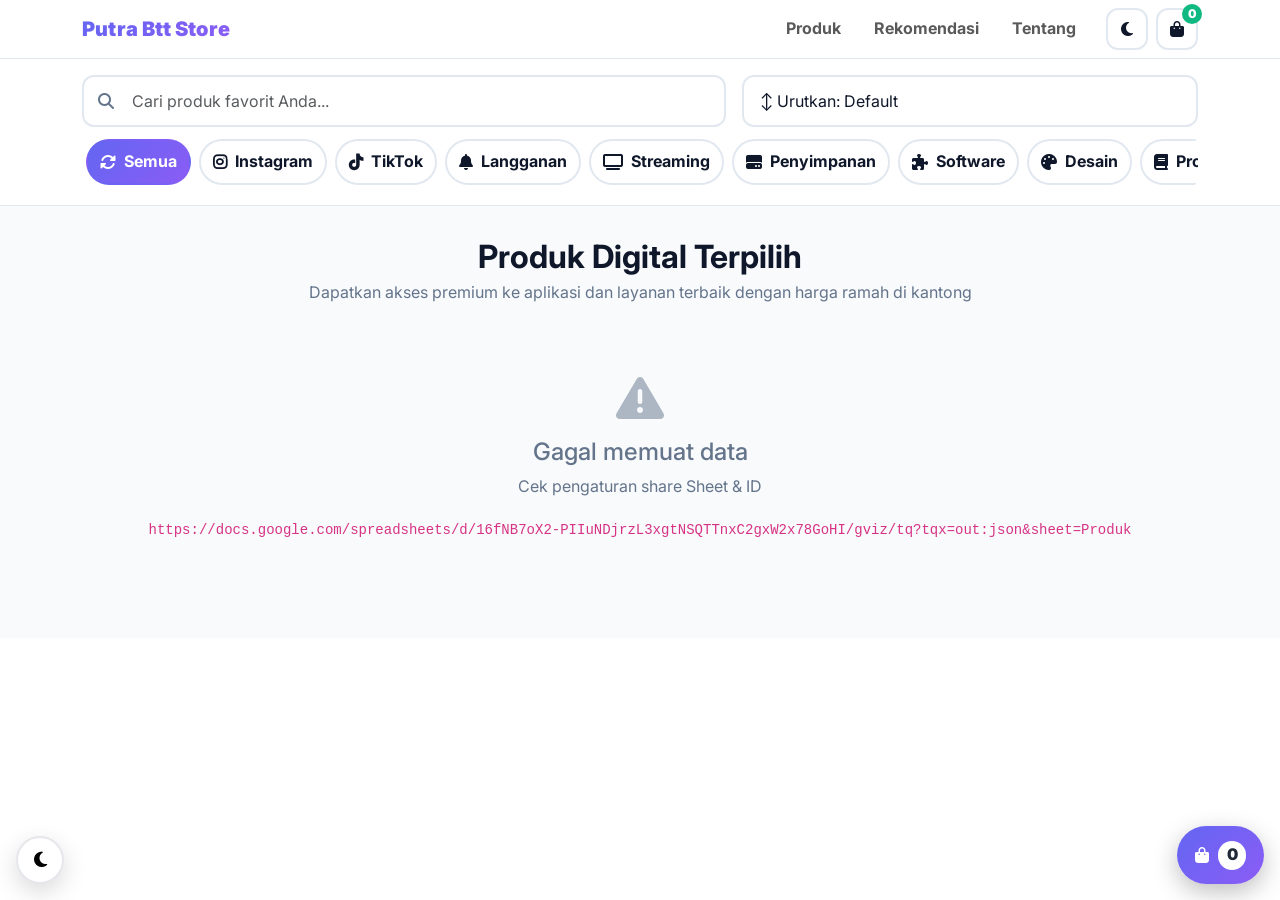
<file: backup/index (4).html>
<!DOCTYPE html>
<html lang="id" data-theme="light">
<head>
  <meta charset="UTF-8" />
  <meta name="viewport" content="width=device-width, initial-scale=1" />
  <title>Putra Btt Store - Price List</title>
  <link href="https://cdn.jsdelivr.net/npm/bootstrap@5.3.3/dist/css/bootstrap.min.css" rel="stylesheet" />
  <link href="https://cdnjs.cloudflare.com/ajax/libs/font-awesome/6.4.0/css/all.min.css" rel="stylesheet" />
  <link href="https://fonts.googleapis.com/css2?family=Inter:wght@400;500;600;700&display=swap" rel="stylesheet" />
  <style>
    :root{
      --primary-color:#6366f1;--secondary-color:#8b5cf6;--accent-color:#06b6d4;--success-color:#10b981;--warning-color:#f59e0b;--danger-color:#ef4444;
      --dark-color:#0f172a;--light-color:#f8fafc;--muted-color:#64748b;--bg-page:linear-gradient(135deg,#667eea 0%,#764ba2 100%);
      --bg-surface:#ffffff;--text-main:#0f172a;
      --card-shadow:0 4px 6px -1px rgba(0,0,0,.1),0 2px 4px -1px rgba(0,0,0,.06);
      --card-shadow-hover:0 20px 25px -5px rgba(0,0,0,.1),0 10px 10px -5px rgba(0,0,0,.04);
      --border-radius:16px;--gradient-primary:linear-gradient(135deg,var(--primary-color) 0%,var(--secondary-color) 100%);
      --gradient-accent:linear-gradient(135deg,var(--accent-color) 0%,var(--success-color) 100%);
      /* dinamis (diisi via JS) */
      --nav-h:64px;
    }
    html[data-theme="dark"]{
      --bg-page:linear-gradient(135deg,#0b1220 0%,#141a2b 100%);
      --bg-surface:#0f172a;--text-main:#e5e7eb;--light-color:#0b1020;--muted-color:#9aa4b2;
      --card-shadow:0 1px 2px rgba(0,0,0,.6);--card-shadow-hover:0 10px 20px rgba(0,0,0,.6);
    }
    *{box-sizing:border-box}
    body{font-family:'Inter',-apple-system,BlinkMacSystemFont,sans-serif;background:var(--bg-page);min-height:100vh;line-height:1.6;color:var(--text-main)}
    .container-fluid{background:var(--bg-surface);min-height:100vh;margin:0;padding:0}

    /* ===== Glass Navbar (reusable) ===== */
    .nav-glass{
      position:sticky; top:0; z-index:1100;
      background:rgba(255,255,255,.65);
      backdrop-filter:saturate(1.2) blur(10px);
      border-bottom:1px solid #e2e8f0;
    }
    html[data-theme="dark"] .nav-glass{
      background:rgba(15,23,42,.7);
      border-color:#1f2a44;
    }
    .navbar-brand{
      font-weight:900; letter-spacing:.2px;
      background:var(--gradient-primary); -webkit-background-clip:text; background-clip:text; color:transparent;
    }
    .nav-link{font-weight:700; border-radius:999px; padding:.45rem .9rem !important;}
    .nav-link:hover{ background:rgba(99,102,241,.1); }
    html[data-theme="dark"] .nav-link:hover{ background:rgba(99,102,241,.15); }
    .nav-link.active{ color:#fff !important; background:var(--gradient-primary); }
    .navbar-toggler{ border:0; }
    .navbar-toggler:focus{ box-shadow:none; }

    .nav-icon-btn{
      width:42px; height:42px; display:inline-flex; align-items:center; justify-content:center;
      border-radius:12px; border:2px solid #e2e8f0; background:#fff; color:#0f172a;
    }
    html[data-theme="dark"] .nav-icon-btn{ background:#0b1220; border-color:#1f2a44; color:#e5e7eb; }
    .nav-cart-count{
      position:absolute; top:-6px; right:-6px; min-width:20px; height:20px; border-radius:999px;
      background:#10b981; color:#fff; font-size:.75rem; font-weight:900; display:flex; align-items:center; justify-content:center;
    }

    /* === FIX: warna teks navigasi & ikon di DARK MODE === */
    html[data-theme="dark"] .nav-glass .navbar-nav .nav-link{
      color:#e5e7eb !important;          /* abu terang, terlihat */
    }
    html[data-theme="dark"] .nav-glass .navbar-nav .nav-link:hover{
      color:#ffffff !important;
      background:rgba(99,102,241,.18);   /* sedikit highlight */
    }
    html[data-theme="dark"] .nav-glass .navbar-nav .nav-link.active{
      color:#ffffff !important;          /* pastikan putih saat aktif */
      background:var(--gradient-primary);
    }
    
    /* Brand tetap terbaca (kalau tidak pakai gradient text) */
    html[data-theme="dark"] .nav-glass .navbar-brand{
      color:#e5e7eb;                      /* aman; akan kalah oleh gradient kalau ada */
    }
    
    /* Toggler (ikon hamburger) terlihat di dark */
    .navbar-toggler{
      border:0;
      color:inherit;
    }
    .navbar-toggler:focus{ box-shadow:none; }
    
    /* Ganti svg default bootstrap dengan garis berwarna currentColor */
    .navbar-toggler-icon{
      width:1.5rem;height:1.5rem;
      background-image: url("data:image/svg+xml,%3Csvg xmlns='http://www.w3.org/2000/svg' width='30' height='30' viewBox='0 0 30 30'%3E%3Cpath stroke='currentColor' stroke-linecap='round' stroke-miterlimit='10' stroke-width='2' d='M4 7h22M4 15h22M4 23h22'/%3E%3C/svg%3E");
    }
    /* Warna ikon hamburger mengikuti tema */
    .nav-glass .navbar-toggler{ color:#0f172a; }             /* light */
    html[data-theme="dark"] .nav-glass .navbar-toggler{ color:#e5e7eb; } /* dark */
    
    /* Jika pakai offcanvas/dropdown untuk menu, pastikan kontrasnya juga OK */
    html[data-theme="dark"] .offcanvas,
    html[data-theme="dark"] .dropdown-menu{
      background:#0b1220;
      color:#e5e7eb;
      border-color:#1f2a44;
    }
    html[data-theme="dark"] .dropdown-item{
      color:#e5e7eb;
    }
    html[data-theme="dark"] .dropdown-item:hover{
      color:#fff;
      background:rgba(99,102,241,.18);
    }


    /* Topbar di bawah navbar (tidak ketutup) */
    .topbar{
      position:sticky; top:var(--nav-h); z-index:1000;
      background:#fff0; border-bottom:1px solid #e2e8f0;
      backdrop-filter:saturate(1.1) blur(6px);
    }
    html[data-theme="dark"] .topbar{ background:#0f172acc; border-color:#1f2a44 }

    .search-section{padding:1rem 0}
    .search-input,.sort-select{
      border:2px solid #e2e8f0;border-radius:12px;padding:.75rem 1rem;font-size:1rem;transition:.3s;background:#fff;color:#0f172a;
    }
    html[data-theme="dark"] .search-input,html[data-theme="dark"] .sort-select{
      background:#0b1220;border-color:#1f2a44;color:#e5e7eb
    }
    .input-group-custom{position:relative}
    .input-icon{position:absolute;left:1rem;top:50%;transform:translateY(-50%);color:#64748b;z-index:10}
    .search-input{padding-left:3rem}
    /* beri ruang konten dari navbar */
    main{scroll-margin-top:calc(var(--nav-h) + 16px);}

    /* Category Chips NAV */
    .category-nav-wrap{margin-top:.5rem}
    .category-nav{display:flex;gap:.5rem;overflow:auto;padding:.25rem;border-radius:12px;scrollbar-width:thin;scrollbar-color:#cbd5e1 transparent;}
    .category-nav::-webkit-scrollbar{height:6px}
    .category-nav::-webkit-scrollbar-thumb{background:#cbd5e1;border-radius:999px}
    .cat-chip{
      flex:0 0 auto;display:inline-flex;align-items:center;gap:.5rem;
      border:2px solid #e2e8f0;background:#ffffff;color:#0f172a;
      padding:.5rem .75rem;border-radius:999px;font-weight:700;white-space:nowrap;transition:.2s;cursor:pointer;
    }
    .cat-chip:hover{transform:translateY(-1px)}
    .cat-chip.active{border-color:transparent;background:var(--gradient-primary);color:#fff}
    html[data-theme="dark"] .cat-chip{background:#0b1220;border-color:#1f2a44;color:#e5e7eb}
    html[data-theme="dark"] .cat-chip.active{background:var(--gradient-primary);color:#fff;border-color:transparent}

    .products-section{padding:2rem 0;background:var(--light-color)}
    html[data-theme="dark"] .products-section{background:#0b1020}
    .section-title{font-size:2rem;font-weight:700;color:var(--text-main);margin-bottom:.25rem;text-align:center}
    .section-subtitle{color:var(--muted-color);font-size:1rem;text-align:center;margin-bottom:1.25rem}

    .product-card{background:var(--bg-surface);border-radius:var(--border-radius);box-shadow:var(--card-shadow);transition:all .4s cubic-bezier(.25,.8,.25,1);border:1px solid #f1f5f9;overflow:hidden;height:100%;position:relative}
    html[data-theme="dark"] .product-card{border-color:#1f2a44}
    .product-card:hover{transform:translateY(-6px);box-shadow:var(--card-shadow-hover)}
    .product-card::before{content:"";position:absolute;top:0;left:0;right:0;height:4px;background:var(--gradient-primary);transform:scaleX(0);transition:transform .3s}
    .product-card:hover::before{transform:scaleX(1)}

    a.quick-wa { text-decoration: none !important; color: inherit; }
    a.quick-wa:hover, a.quick-wa:focus { text-decoration: none !important; }

    /* Icon tile: selalu terlihat (termasuk dark) */
    .product-icon{
      width:64px;height:64px;margin:0 auto 1rem;display:flex;align-items:center;justify-content:center;
      background:#ffffff;border-radius:16px;transition:.3s;border:1px solid #e2e8f0;
    }
    html[data-theme="dark"] .product-icon{background:#ffffff;border-color:#334155}
    .product-card:hover .product-icon{background:var(--gradient-primary);transform:scale(1.06);border-color:transparent}
    .product-icon img{width:40px;height:40px;object-fit:contain;filter:none;transition:filter .3s}
    .product-card:hover .product-icon img{filter:brightness(0) invert(1)}

    .product-title{font-size:1rem;font-weight:700;color:var(--text-main);margin-bottom:.35rem;line-height:1.35;min-height:2.6em}
    .price-wrap{margin-bottom:.6rem}
    .price{font-size:1.1rem;font-weight:800;color:var(--success-color);margin-right:.5rem}
    .price-old{font-size:.95rem;color:#94a3b8;text-decoration:line-through}
    html[data-theme="dark"] .price-old{color:#7b8794}

    .category-badge{position:absolute;top:1rem;right:1rem;background:var(--gradient-primary);color:#fff;padding:.25rem .5rem;border-radius:6px;font-size:.75rem;font-weight:800;display:inline-flex;align-items:center;gap:.35rem}
    .badge-stock{position:absolute;bottom:1rem;right:1rem;border-radius:8px;padding:.15rem .5rem;font-size:.75rem}

    .product-actions{gap:.5rem;justify-content:center}
    .icon-btn{
      width:42px;height:42px;display:inline-flex;align-items:center;justify-content:center;border-radius:12px;
      border:2px solid #e2e8f0;background:#f8fafc;transition:.2s;
    }
    .icon-btn i{font-size:1.05rem}
    .icon-btn:disabled{opacity:.6;cursor:not-allowed}
    .icon-btn:hover{transform:translateY(-1px)}
    html[data-theme="dark"] .icon-btn{background:#0b1220;border-color:#1f2a44;color:#e5e7eb}

    .btn-add.icon-btn{border-color:#c7d2fe;background:#eef2ff;color:#3730a3}
    html[data-theme="dark"] .btn-add.icon-btn{background:#1e293b;border-color:#334155;color:#c7d2fe}
    .quick-wa.icon-btn{border-color:#22c55e;background:#ecfdf5}
    .quick-wa.icon-btn i{color:#16a34a}
    html[data-theme="dark"] .quick-wa.icon-btn{background:#052e1d;border-color:#14532d}

    .wishlist-btn{position:absolute;top:.6rem;left:.6rem;background:#ffffffcc;border:1px solid #e2e8f0;border-radius:50%;width:38px;height:38px;display:flex;align-items:center;justify-content:center;cursor:pointer;z-index:2}
    html[data-theme="dark"] .wishlist-btn{background:#0b1220cc;border-color:#1f2a44}
    .wishlist-btn i{color:#94a3b8}
    .wishlist-btn.active i{color:#ef4444}

    /* Modal: tingkatkan kontras pada dark mode */
    .modal-content{border-radius:var(--border-radius);border:none;box-shadow:0 25px 50px -12px rgba(0,0,0,.25); background:var(--bg-surface); color:var(--text-main);}
    .modal-header{background:var(--gradient-primary);color:#fff;border-radius:var(--border-radius) var(--border-radius) 0 0;padding:1.1rem}
    .btn-close{filter:brightness(0) invert(1)}
    .modal-body{padding:1rem; color:var(--text-main);}
    .modal-footer{padding:1rem;border-top:1px solid #f1f5f9}
    html[data-theme="dark"] .modal-footer{border-color:#1f2a44}

    .fade-in{animation:fadeIn .6s ease-out forwards}
    @keyframes fadeIn{from{opacity:0;transform:translateY(20px)}to{opacity:1;transform:translateY(0)}}
    .empty-state{text-align:center;padding:3rem;color:var(--muted-color)}
    .empty-state i{font-size:3rem;margin-bottom:1rem;opacity:.5}
    .loading{display:flex;justify-content:center;align-items:center;height:200px}
    .spinner{width:40px;height:40px;border:4px solid #f1f5f9;border-top:4px solid var(--primary-color);border-radius:50%;animation:spin 1s linear infinite}
    @keyframes spin{to{transform:rotate(360deg)}}
    .btn:focus,.form-control:focus,.form-select:focus{outline:2px solid var(--primary-color);outline-offset:2px;box-shadow:none}

    /* ==== FIX: Modal tidak ketutup navbar / status bar di mobile ==== */
    .modal{ z-index:1200; } /* di atas navbar/topbar */
    .modal-dialog{ margin:0.75rem auto; }

    .offcanvas{ z-index:1200; } /* di atas navbar/topbar */
    .offcanvas{ margin:0.75rem auto; }
    
    /* Safe area untuk perangkat dengan notch + offset tinggi navbar */
    @supports (padding: max(0px)) {
      .modal{
        padding-top: max(env(safe-area-inset-top, 0px), calc(var(--nav-h) + 10px));
        padding-left: max(8px, env(safe-area-inset-left, 0px));
        padding-right: max(8px, env(safe-area-inset-right, 0px));
        padding-bottom: max(8px, env(safe-area-inset-bottom, 0px));
      }
    }
    
    @media (max-width: 576px){
      .modal-dialog{ margin:0; }               /* full-width rapi */
      .modal-content{ border-radius:16px; }
      /* Header nempel di atas saat scroll isi modal */
      .modal-header{
        position: sticky;
        top: 0;
        z-index: 1;
        background: var(--gradient-primary);
        color:#fff;
      }
      .btn-close{ filter:brightness(0) invert(1); }
    }


    /* Grid mobile 2 kolom */
    @media (max-width:576px){#produk-list .col-6{flex:0 0 50%;max-width:50%}}

    /* Floating cart */
    .floating-cart{
      position:fixed;right:16px;bottom:16px;z-index:900;background:var(--gradient-primary);border:none;color:#fff;border-radius:999px;
      padding:.9rem 1.1rem;box-shadow:0 8px 24px rgba(0,0,0,.25);display:flex;align-items:center;gap:.6rem;font-weight:900
    }
    .floating-cart .count{background:#fff;color:#1f2937;font-weight:900;padding:.1rem .5rem;border-radius:999px;min-width:28px;text-align:center}

    /* Floating Dark Mode */
    .floating-dark{
      position:fixed;left:16px;bottom:16px;z-index:900;border:2px solid #e5e7eb;background:#fff;border-radius:999px;width:48px;height:48px;
      display:flex;align-items:center;justify-content:center;box-shadow:0 8px 24px rgba(0,0,0,.15)
    }
    .floating-dark i{font-size:1.1rem}
    html[data-theme="dark"] .floating-dark{background:#0b1220;border-color:#1f2a44;color:#e5e7eb}

    .load-more-wrap{text-align:center;margin-top:1rem}

    /* Modal footer: tombol sejajar & sama lebar di layar kecil */
    @media (max-width: 576px) {
      #produkModal .modal-footer{ display:flex; flex-wrap:nowrap; gap:.5rem; justify-content:space-between; }
      #produkModal .modal-footer .btn{ flex:1 1 0; min-width:0; white-space:nowrap; }
    }
    @media (max-width: 400px){
      #produkModal .modal-footer .btn i { margin-right:0; }
      #produkModal .modal-footer .btn span { display:none; }
    }
  </style>
</head>
<body>
  <div class="container-fluid">
    <!-- NAVBAR -->
    <nav class="navbar navbar-expand-lg nav-glass" id="mainNavbar">
      <div class="container">
        <a class="navbar-brand" href="index.html">Putra Btt Store</a>

        <button class="navbar-toggler" type="button" data-bs-toggle="collapse" data-bs-target="#mainNav"
                aria-controls="mainNav" aria-expanded="false" aria-label="Toggle navigation">
          <span class="navbar-toggler-icon"></span>
        </button>

        <div class="collapse navbar-collapse" id="mainNav">
          <ul class="navbar-nav ms-auto align-items-lg-center gap-lg-1">
            <li class="nav-item"><a class="nav-link" data-scroll href="#produk">Produk</a></li>
            <li class="nav-item"><a class="nav-link" href="rekomendasi.html">Rekomendasi</a></li>
            <li class="nav-item"><a class="nav-link" href="about.html">Tentang</a></li>
          </ul>

          <div class="d-flex align-items-center gap-2 ms-lg-3">
            <button id="navDarkBtn" class="nav-icon-btn position-relative" title="Toggle Dark Mode">
              <i class="fa-solid fa-moon"></i>
            </button>
            <button class="nav-icon-btn position-relative" type="button" data-bs-toggle="offcanvas" data-bs-target="#offcanvasCart">
              <i class="fa-solid fa-bag-shopping"></i>
              <span id="navCartCount" class="nav-cart-count">0</span>
            </button>
          </div>
        </div>
      </div>
    </nav>

    <!-- Topbar: Search + Category Chips + Sort (di bawah navbar) -->
    <div class="topbar">
      <section class="search-section">
        <div class="container">
          <div class="row g-2 g-md-3 align-items-center">
            <div class="col-12 col-md-7">
              <div class="input-group-custom">
                <i class="fas fa-search input-icon"></i>
                <input type="text" id="searchInput" class="form-control search-input" placeholder="Cari produk favorit Anda..." />
              </div>
            </div>
            <div class="col-12 col-md-5">
              <select id="sortSelect" class="form-select sort-select">
                <option value="">↕️ Urutkan: Default</option>
                <option value="harga_asc">💸 Harga Terendah</option>
                <option value="harga_desc">💰 Harga Tertinggi</option>
                <option value="nama_asc">🔤 Nama A–Z</option>
              </select>
            </div>
          </div>

          <div class="category-nav-wrap">
            <div id="kategoriNav" class="category-nav"></div>
          </div>
        </div>
      </section>
    </div>

    <!-- MAIN -->
    <main id="produk">
      <section class="products-section">
        <div class="container">
          <h2 class="section-title">Produk Digital Terpilih</h2>
          <p class="section-subtitle">Dapatkan akses premium ke aplikasi dan layanan terbaik dengan harga ramah di kantong</p>
          <div class="row g-3" id="produk-list"></div>
          <div class="load-more-wrap">
            <button id="btnLoadMore" class="btn btn-outline-primary px-4 py-2 mt-2">
              <i class="fa-solid fa-rotate"></i> Muat Lebih
            </button>
          </div>
        </div>
      </section>
    </main>
  </div>

  <!-- Modal Detail -->
  <div class="modal fade" id="produkModal" tabindex="-1" aria-labelledby="produkModalLabel" aria-hidden="true">
    <div class="modal-dialog modal-lg modal-dialog-scrollable">
      <div class="modal-content" id="produkModalContent">
        <div class="modal-header">
          <h5 class="modal-title" id="produkModalLabel"><i class="fas fa-info-circle me-2"></i> Detail Produk</h5>
          <button type="button" class="btn-close" data-bs-dismiss="modal" aria-label="Tutup"></button>
        </div>
        <div class="modal-body" id="modalBody"></div>
        <div class="modal-footer">
          <button class="btn btn-outline-primary" id="modalAddCart"><i class="fa-solid fa-cart-plus me-2"></i><span>Keranjang</span></button>
          <a href="#" class="btn btn-success" id="modalPesanBtn" target="_blank"><i class="fab fa-whatsapp me-2"></i><span>Pesan Sekarang</span></a>
        </div>
      </div>
    </div>
  </div>

  <!-- Offcanvas Cart -->
  <div class="offcanvas offcanvas-end" tabindex="-1" id="offcanvasCart" aria-labelledby="offcanvasCartLabel">
    <div class="offcanvas-header">
      <button class="btn btn-link text-decoration-none d-inline d-md-none me-2" data-bs-dismiss="offcanvas" aria-label="Kembali">
        <i class="fa-solid fa-chevron-left"></i>
      </button>
      <h5 class="offcanvas-title" id="offcanvasCartLabel"><i class="fa-solid fa-basket-shopping me-2"></i>Keranjang</h5>
      <button type="button" class="btn-close" data-bs-dismiss="offcanvas" aria-label="Close"></button>
    </div>
    <div class="offcanvas-body d-flex flex-column">
      <div id="cartItems" class="mb-3"></div>
      <div class="d-flex justify-content-between fw-bold fs-5">
        <span>Total</span><span id="cartTotal">Rp0</span>
      </div>
      <div class="mt-3 d-grid gap-2">
        <button class="btn btn-outline-danger" id="btnClearCart"><i class="fa-solid fa-trash me-2"></i>Hapus Keranjang</button>
        <a href="#" target="_blank" id="btnCheckoutWA" class="btn btn-success"><i class="fab fa-whatsapp me-2"></i>Checkout via WhatsApp</a>
      </div>
    </div>
  </div>

  <!-- Floating buttons -->
  <button class="floating-cart" type="button" data-bs-toggle="offcanvas" data-bs-target="#offcanvasCart" aria-controls="offcanvasCart">
    <i class="fa-solid fa-bag-shopping"></i><span class="count" id="cartCount">0</span>
  </button>
  <button class="floating-dark" id="floatingDarkBtn" title="Toggle Dark Mode">
    <i class="fa-solid fa-moon"></i>
  </button>

  <script src="https://cdn.jsdelivr.net/npm/bootstrap@5.3.3/dist/js/bootstrap.bundle.min.js"></script>
  <script>
    // Pastikan variabel tinggi navbar up-to-date saat modal dibuka
    const navbar = document.getElementById('mainNavbar');
    function refreshNavH(){
      const h = navbar ? navbar.offsetHeight : 64;
      document.documentElement.style.setProperty('--nav-h', h + 'px');
    }
    ['resize','orientationchange'].forEach(ev=>window.addEventListener(ev, refreshNavH));
    document.addEventListener('shown.bs.modal', refreshNavH);
    document.addEventListener('shown.bs.collapse', refreshNavH);
    document.addEventListener('hidden.bs.collapse', refreshNavH);
    refreshNavH();
  </script>

  <script>
    // ========= SHEETS CONFIG =========
    const SHEET_ID = "16fNB7oX2-PIIuNDjrzL3xgtNSQTTnxC2gxW2x78GoHI";
    const SHEET_NAME = "Produk";
    const DEFAULT_WA = "6282340915319";
    const SHEET_JSON_URL = `https://docs.google.com/spreadsheets/d/${SHEET_ID}/gviz/tq?tqx=out:json&sheet=${encodeURIComponent(SHEET_NAME)}`;

    // ========= STATE =========
    let produkData = [];
    let viewData = [];
    let page = 1;
    const perPage = 12;

    const produkList = document.getElementById("produk-list");
    const searchInput = document.getElementById("searchInput");
    const sortSelect = document.getElementById("sortSelect");
    const btnLoadMore = document.getElementById("btnLoadMore");
    const kategoriNav = document.getElementById("kategoriNav");

    const CART_KEY = "pbt_cart";
    const WISH_KEY = "pbt_wishlist";

    // kategori -> ikon FA (aman)
    const categoryIconsFA = {
      "Langganan":"fa-bell","Streaming":"fa-tv","Penyimpanan":"fa-hard-drive","Software":"fa-puzzle-piece",
      "Desain":"fa-palette","Produktivitas":"fa-book","AI Tools":"fa-robot","Keamanan":"fa-shield-halved",
      "Game":"fa-gamepad","Voucher":"fa-gift","Instagram":"fa-brands fa-instagram","TikTok":"fa-brands fa-tiktok"
    };
    const categories = [
      {value:"", label:"Semua", icon:"fa-rotate"},
      ...["Instagram","TikTok","Langganan","Streaming","Penyimpanan","Software","Desain","Produktivitas","AI Tools","Keamanan","Game","Voucher"]
        .map(k=>({value:k,label:k,icon:categoryIconsFA[k]}))
    ];
    let activeCategory = "";

    const money = n => `Rp${(Number(n)||0).toLocaleString('id-ID')}`;
    const getStorage = (k,f)=>{try{return JSON.parse(localStorage.getItem(k))??f;}catch{return f;}};
    const setStorage = (k,v)=>localStorage.setItem(k,JSON.stringify(v));

    // ===== Navbar offset (agar topbar tak ketutup) =====
    function setNavOffset(){
      const nav = document.getElementById('mainNavbar');
      if(!nav) return;
      const h = nav.offsetHeight || 64;
      document.documentElement.style.setProperty('--nav-h', h + 'px');
    }
    window.addEventListener('resize', setNavOffset);
    document.addEventListener('shown.bs.collapse', setNavOffset);
    document.addEventListener('hidden.bs.collapse', setNavOffset);

    function showLoading(){produkList.innerHTML=`<div class="col-12"><div class="loading"><div class="spinner"></div></div></div>`;}

    function applyFilterSort(){
      const q=(searchInput.value||"").toLowerCase();
      const cat = activeCategory;
      viewData = produkData.filter(p => (p.nama||"").toLowerCase().includes(q) && (cat==="" || p.kategori===cat));
      const s = sortSelect.value;
      if(s==="harga_asc") viewData.sort((a,b)=>(a.harga||0)-(b.harga||0));
      else if(s==="harga_desc") viewData.sort((a,b)=>(b.harga||0)-(a.harga||0));
      else if(s==="nama_asc") viewData.sort((a,b)=>(a.nama||"").localeCompare(b.nama||""));
      page = 1;
    }

    function renderProduk(append=false){
      const start=(page-1)*perPage; const slice=viewData.slice(start,start+perPage);
      if(!append) produkList.innerHTML="";
      if(slice.length===0 && !append){
        produkList.innerHTML=`<div class="col-12"><div class="empty-state"><i class="fas fa-search"></i><h4>Produk tidak ditemukan</h4><p>Coba ubah kata kunci atau filter</p></div></div>`;
        btnLoadMore.style.display="none";return;
      }
      slice.forEach((item,idx)=>{
        const col=document.createElement("div"); col.className="col-lg-3 col-md-4 col-sm-6 col-6";
        const catIconClass = categoryIconsFA[item.kategori] || "fa-box";
        const hasDiscount=(item.harga_lama||0)>(item.harga||0);
        const stokOK=Number(item.stok)>0;
        const wishlist=getStorage(WISH_KEY,[]); const wished=wishlist.includes(item.nama);
        col.innerHTML=`
          <div class="card product-card fade-in" style="animation-delay:${idx*0.03}s">
            <button class="wishlist-btn ${wished?'active':''}" title="Favorit" data-wish="${encodeURIComponent(item.nama)}"><i class="fa-solid fa-heart"></i></button>
            <div class="category-badge"><i class="fa-solid ${catIconClass}"></i> <span>${item.kategori||''}</span></div>
            <div class="card-body p-3 text-center">
              <div class="product-icon">
                <img src="${item.ikon||''}" alt="${item.nama||''}"
                     onerror="this.src='[data-uri]'">
              </div>
              <h6 class="product-title">${item.nama||''}</h6>
              <div class="price-wrap">
                <span class="price">${money(item.harga)}</span>
                ${hasDiscount?`<span class="price-old">${money(item.harga_lama)}</span>`:""}
              </div>
              <div class="d-flex align-items-center justify-content-center gap-2 mb-2">
                <span class="badge ${stokOK?'bg-success-subtle text-success-emphasis':'bg-danger-subtle text-danger-emphasis'}">${stokOK?'Tersedia':'Habis'}</span>
              </div>
              <div class="product-actions d-flex">
                <button class="btn-detail icon-btn" ${stokOK?'':'disabled'} data-detail="${idx+start}" aria-label="Detail"><i class="fa-solid fa-circle-info"></i></button>
                <button class="btn-add icon-btn" ${stokOK?'':'disabled'} data-add="${encodeURIComponent(item.nama)}" aria-label="Tambah ke Keranjang"><i class="fa-solid fa-cart-plus"></i></button>
                <a class="quick-wa icon-btn ${stokOK?'':'disabled'}" ${stokOK?'':'aria-disabled="true"'} target="_blank" aria-label="WhatsApp"
                   href="https://wa.me/${encodeURIComponent(item.wa||DEFAULT_WA)}?text=${encodeURIComponent(`Halo admin, saya ingin pesan ${item.nama} (${money(item.harga)})`)}">
                  <i class="fa-brands fa-whatsapp"></i>
                </a>
              </div>
            </div>
          </div>`;
        produkList.appendChild(col);
      });
      btnLoadMore.style.display = (viewData.length > (start + slice.length)) ? "inline-block" : "none";
    }

    // ===== Modal Detail + swipe-to-close =====
    const modalEl=document.getElementById('produkModal');
    const bsModal=new bootstrap.Modal(modalEl);
    const modalAddCart=document.getElementById('modalAddCart');
    let currentDetailIdx=null;

    function showDetailByGlobalIndex(globalIdx){
      const item=viewData[globalIdx]; currentDetailIdx=globalIdx;
      const catIconClass = categoryIconsFA[item.kategori] || "fa-box";
      const fitur=(item.deskripsi||[]).map(li=>`<li><i class='fas fa-check text-success me-2'></i>${li}</li>`).join("");
      document.getElementById("modalBody").innerHTML=`
        <div class="row">
          <div class="col-md-4 text-center mb-3">
            <div class="product-icon mx-auto" style="width:80px;height:80px;">
              <img src="${item.ikon||''}" alt="${item.nama||''}" style="width:60px;height:60px;"
                   onerror="this.src='[data-uri]'">
            </div>
            <span class="badge bg-primary mt-2 d-inline-flex align-items-center gap-1"><i class="fa-solid ${catIconClass}"></i> <span>${item.kategori||''}</span></span>
          </div>
          <div class="col-md-8">
            <h5 class="fw-bold mb-2">${item.nama||''}</h5>
            <div class="mb-2"><h6 class="text-muted mb-2">Fitur & Keunggulan:</h6><ul class="list-unstyled">${fitur}</ul></div>
            <div class="d-flex align-items-center gap-3">
              <div class="alert alert-success py-2 px-3 m-0" role="alert"><i class="fas fa-tag me-2"></i><strong>${money(item.harga)}</strong></div>
              ${(item.harga_lama && item.harga_lama>item.harga)?`<span class="text-decoration-line-through text-muted">${money(item.harga_lama)}</span>`:""}
            </div>
          </div>
        </div>`;
      document.getElementById("modalPesanBtn").href=`https://wa.me/${encodeURIComponent(item.wa||DEFAULT_WA)}?text=${encodeURIComponent(`Halo admin, saya ingin pesan ${item.nama} (${money(item.harga)})`)}`;
      modalAddCart.disabled=!(Number(item.stok)>0);
      bsModal.show();
    }

    (function enableModalSwipeClose(){
      const content=document.getElementById('produkModalContent'); let startY=null;
      content.addEventListener('touchstart',e=>{startY=e.touches[0].clientY;},{passive:true});
      content.addEventListener('touchmove',e=>{if(startY===null)return; const dy=e.touches[0].clientY-startY; if(dy>80){startY=null; bsModal.hide();}}, {passive:true});
      content.addEventListener('touchend',()=>{startY=null;});
    })();

    // ===== Category chips =====
    function renderCategoryChips(){
      kategoriNav.innerHTML = "";
      categories.forEach(cat=>{
        const btn = document.createElement("button");
        btn.type = "button";
        btn.className = "cat-chip" + (cat.value===activeCategory ? " active" : "");
        btn.setAttribute("data-cat", cat.value);
        btn.innerHTML = `<i class="fa-solid ${cat.icon}"></i> <span>${cat.label}</span>`;
        kategoriNav.appendChild(btn);
      });
    }
    function setActiveCategory(val){
      activeCategory = val;
      [...kategoriNav.querySelectorAll(".cat-chip")].forEach(b=>{
        b.classList.toggle("active", b.getAttribute("data-cat")===val);
      });
      applyFilterSort(); renderProduk(false);
    }
    kategoriNav.addEventListener("click",(e)=>{
      const btn = e.target.closest(".cat-chip");
      if(!btn) return;
      setActiveCategory(btn.getAttribute("data-cat")||"");
    });

    // ===== Load Sheets =====
    async function loadProdukFromSheet(){
      showLoading();
      try{
        const res=await fetch(SHEET_JSON_URL,{cache:'no-store'}); const text=await res.text();
        const json=JSON.parse(text.substring(47,text.length-2)); const rows=json.table.rows||[];
        produkData = rows.map(r=>{
          const c=r.c||[];
          const nama=c[0]?.v??""; const harga=Number(c[1]?.v??0)||0; const ikon=c[2]?.v??"";
          const deskripsi=(c[3]?.v??"").toString().split("||").map(s=>s.trim()).filter(Boolean);
          const kategori=c[4]?.v??""; const wa=c[5]?.v??DEFAULT_WA; const harga_lama=Number(c[6]?.v??0)||0; const stok=Number(c[7]?.v??0)||0;
          return {nama,harga,ikon,deskripsi,kategori,wa,harga_lama,stok};
        });
        applyFilterSort(); renderProduk(false); document.body.classList.add('loaded');
      }catch(err){
        console.error(err);
        produkList.innerHTML=`<div class="col-12"><div class="empty-state"><i class="fas fa-triangle-exclamation"></i><h4>Gagal memuat data</h4><p>Cek pengaturan share Sheet & ID</p><code>${SHEET_JSON_URL}</code></div></div>`;
        btnLoadMore.style.display="none";
      }
    }

    // ===== Cart =====
    function getCart(){return getStorage(CART_KEY,[]);}
    function setCart(c){setStorage(CART_KEY,c); updateCartUI();}
    function addToCart(name,qty=1){
      const item=produkData.find(p=>p.nama===name)||viewData.find(p=>p.nama===name);
      if(!item||!(Number(item.stok)>0))return;
      const cart=getCart(); const ex=cart.find(ci=>ci.nama===name);
      if(ex){ex.qty+=qty;}else{cart.push({nama:item.nama,harga:item.harga,wa:item.wa||DEFAULT_WA,qty});}
      setCart(cart);
    }
    function removeFromCart(name){setCart(getCart().filter(ci=>ci.nama!==name));}
    function changeQty(name,delta){
      const cart=getCart(); const it=cart.find(ci=>ci.nama===name); if(!it)return;
      it.qty=Math.max(1,(it.qty||1)+delta); setCart(cart);
    }
    function clearCart(){setCart([]);}

    function updateCartUI(){
      const cart=getCart();
      const totalQty = cart.reduce((a,b)=>a+(b.qty||1),0);
      document.getElementById("cartCount").textContent=totalQty;

      const wrap=document.getElementById("cartItems");
      if(cart.length===0){
        wrap.innerHTML=`<div class="empty-state"><i class="fa-regular fa-face-frown"></i><p>Keranjang kosong</p></div>`;
        document.getElementById("cartTotal").textContent=money(0);
        document.getElementById("btnCheckoutWA").href="#";
        // sinkron navbar
        document.getElementById('navCartCount').textContent = 0;
        document.dispatchEvent(new CustomEvent('pbt:cart-updated',{detail:{count:0,total:0}}));
        return;
      }
      let total=0;
      wrap.innerHTML=cart.map(ci=>{
        const sub=(ci.harga||0)*(ci.qty||1); total+=sub;
        return `
        <div class="d-flex align-items-center justify-content-between border rounded-3 p-2 mb-2">
          <div><div class="fw-bold">${ci.nama}</div><div class="text-muted small">${money(ci.harga)} × ${ci.qty}</div></div>
          <div class="d-flex align-items-center gap-2">
            <button class="btn btn-sm btn-outline-secondary" data-qtyminus="${encodeURIComponent(ci.nama)}">-</button>
            <button class="btn btn-sm btn-outline-secondary" data-qtyplus="${encodeURIComponent(ci.nama)}">+</button>
            <button class="btn btn-sm btn-outline-danger" data-remove="${encodeURIComponent(ci.nama)}"><i class="fa-solid fa-trash"></i></button>
          </div>
        </div>`;
      }).join("");
      document.getElementById("cartTotal").textContent=money(total);
      const lines=cart.map(ci=>`• ${ci.nama} x${ci.qty} = ${money(ci.harga*ci.qty)}`).join('\n');
      const text=`Halo admin, saya ingin checkout:\n${lines}\n\nTotal: ${money(total)}\n\nTerima kasih.`;
      const uniqueWAs=[...new Set(cart.map(c=>c.wa||DEFAULT_WA))]; const waTarget=uniqueWAs.length===1?uniqueWAs[0]:DEFAULT_WA;
      document.getElementById("btnCheckoutWA").href=`https://wa.me/${encodeURIComponent(waTarget)}?text=${encodeURIComponent(text)}`;

      // sinkron navbar (badge)
      document.getElementById('navCartCount').textContent = totalQty;
      document.dispatchEvent(new CustomEvent('pbt:cart-updated',{detail:{count:totalQty,total}}));
    }

    // Wishlist
    function toggleWishlist(name){
      const list=getStorage(WISH_KEY,[]);
      const i=list.indexOf(name); if(i>-1)list.splice(i,1); else list.push(name);
      setStorage(WISH_KEY,list);
    }

    // ===== Events =====
    searchInput.addEventListener("input",()=>{applyFilterSort();renderProduk(false);});
    sortSelect.addEventListener("change",()=>{applyFilterSort();renderProduk(false);});

    produkList.addEventListener("click",e=>{
      const t=e.target.closest("[data-detail],[data-add],[data-wish]"); if(!t)return;
      if(t.dataset.detail!==undefined){showDetailByGlobalIndex(Number(t.dataset.detail));}
      else if(t.dataset.add){addToCart(decodeURIComponent(t.dataset.add),1);}
      else if(t.dataset.wish){toggleWishlist(decodeURIComponent(t.dataset.wish)); t.classList.toggle('active');}
    });

    document.getElementById("cartItems").addEventListener("click",e=>{
      const t=e.target.closest("[data-qtyminus],[data-qtyplus],[data-remove]"); if(!t)return;
      if(t.dataset.qtyminus){changeQty(decodeURIComponent(t.dataset.qtyminus),-1);}
      else if(t.dataset.qtyplus){changeQty(decodeURIComponent(t.dataset.qtyplus),+1);}
      else if(t.dataset.remove){removeFromCart(decodeURIComponent(t.dataset.remove));}
    });
    document.getElementById("btnClearCart").addEventListener("click",()=>clearCart());
    document.getElementById("btnLoadMore").addEventListener("click",()=>{page+=1;renderProduk(true);});

    // Modal add-to-cart
    document.getElementById("modalAddCart").addEventListener("click",()=>{
      if(currentDetailIdx==null)return; const item=viewData[currentDetailIdx]; addToCart(item.nama,1);
      new bootstrap.Offcanvas('#offcanvasCart').show();
    });

    // Floating Dark Mode
    (function initTheme(){
      const saved=localStorage.getItem("pbt_theme")||"light";
      document.documentElement.setAttribute("data-theme",saved);
      const darkBtn=document.getElementById("floatingDarkBtn");
      const setIcon=()=>{darkBtn.innerHTML=`<i class="fa-solid ${document.documentElement.getAttribute('data-theme')==='dark'?'fa-sun':'fa-moon'}"></i>`;}
      setIcon();
      darkBtn.addEventListener("click",()=>{
        const mode=document.documentElement.getAttribute("data-theme")==="dark"?"light":"dark";
        document.documentElement.setAttribute("data-theme",mode);
        localStorage.setItem("pbt_theme",mode);
        setIcon();
        // sinkron navbar icon
        const navBtn=document.getElementById('navDarkBtn');
        if(navBtn){ navBtn.innerHTML = `<i class="fa-solid ${mode==='dark'?'fa-sun':'fa-moon'}"></i>`; }
      });
    })();

    // Smooth scroll untuk link internal navbar
    document.addEventListener('click', (e)=>{
      const a = e.target.closest('a[data-scroll][href^="#"]');
      if(!a) return;
      e.preventDefault();
      const sel = a.getAttribute('href'); const el = document.querySelector(sel);
      if(el) el.scrollIntoView({behavior:'smooth'});
      const coll = document.getElementById('mainNav');
      if(coll && coll.classList.contains('show')) new bootstrap.Collapse(coll).hide();
    });

    // Set active nav (per page)
    (function setActiveNav(){
      const path = location.pathname.split('/').pop() || 'index.html';
      document.querySelectorAll('.nav-link').forEach(n=>{
        const href = n.getAttribute('href');
        if(n.hasAttribute('data-scroll') && (path==='index.html' || path==='')) n.classList.add('active');
        else if(href && href.endsWith(path)) n.classList.add('active');
      });
    })();

    // Navbar dark toggle
    (function hookNavbarDark(){
      const btn = document.getElementById('navDarkBtn');
      if(!btn) return;
      const setIcon=()=>{ btn.innerHTML = `<i class="fa-solid ${document.documentElement.getAttribute('data-theme')==='dark'?'fa-sun':'fa-moon'}"></i>`; };
      setIcon();
      btn.addEventListener('click', ()=>{
        const mode=document.documentElement.getAttribute('data-theme')==='dark'?'light':'dark';
        document.documentElement.setAttribute('data-theme',mode);
        localStorage.setItem('pbt_theme',mode);
        setIcon();
        const floatingBtn = document.getElementById('floatingDarkBtn');
        if(floatingBtn) floatingBtn.innerHTML = btn.innerHTML;
      });
    })();

    // Sinkron badge cart navbar via event
    (function syncCartCountToNav(){
      const navCount = document.getElementById('navCartCount');
      if(!navCount) return;
      document.addEventListener('pbt:cart-updated',(e)=>{
        if(typeof e.detail?.count === 'number') navCount.textContent = e.detail.count;
      });
      // init awal dari storage
      const initCart = getStorage(CART_KEY,[]);
      navCount.textContent = initCart.reduce((a,b)=>a+(b.qty||1),0);
    })();

    // Init
    document.addEventListener('DOMContentLoaded', ()=>{
      setNavOffset();
      renderCategoryChips();
      loadProdukFromSheet();
      updateCartUI();
    });
    window.addEventListener('load',()=>document.body.classList.add('loaded'));
  </script>
</body>
</html>
</file>
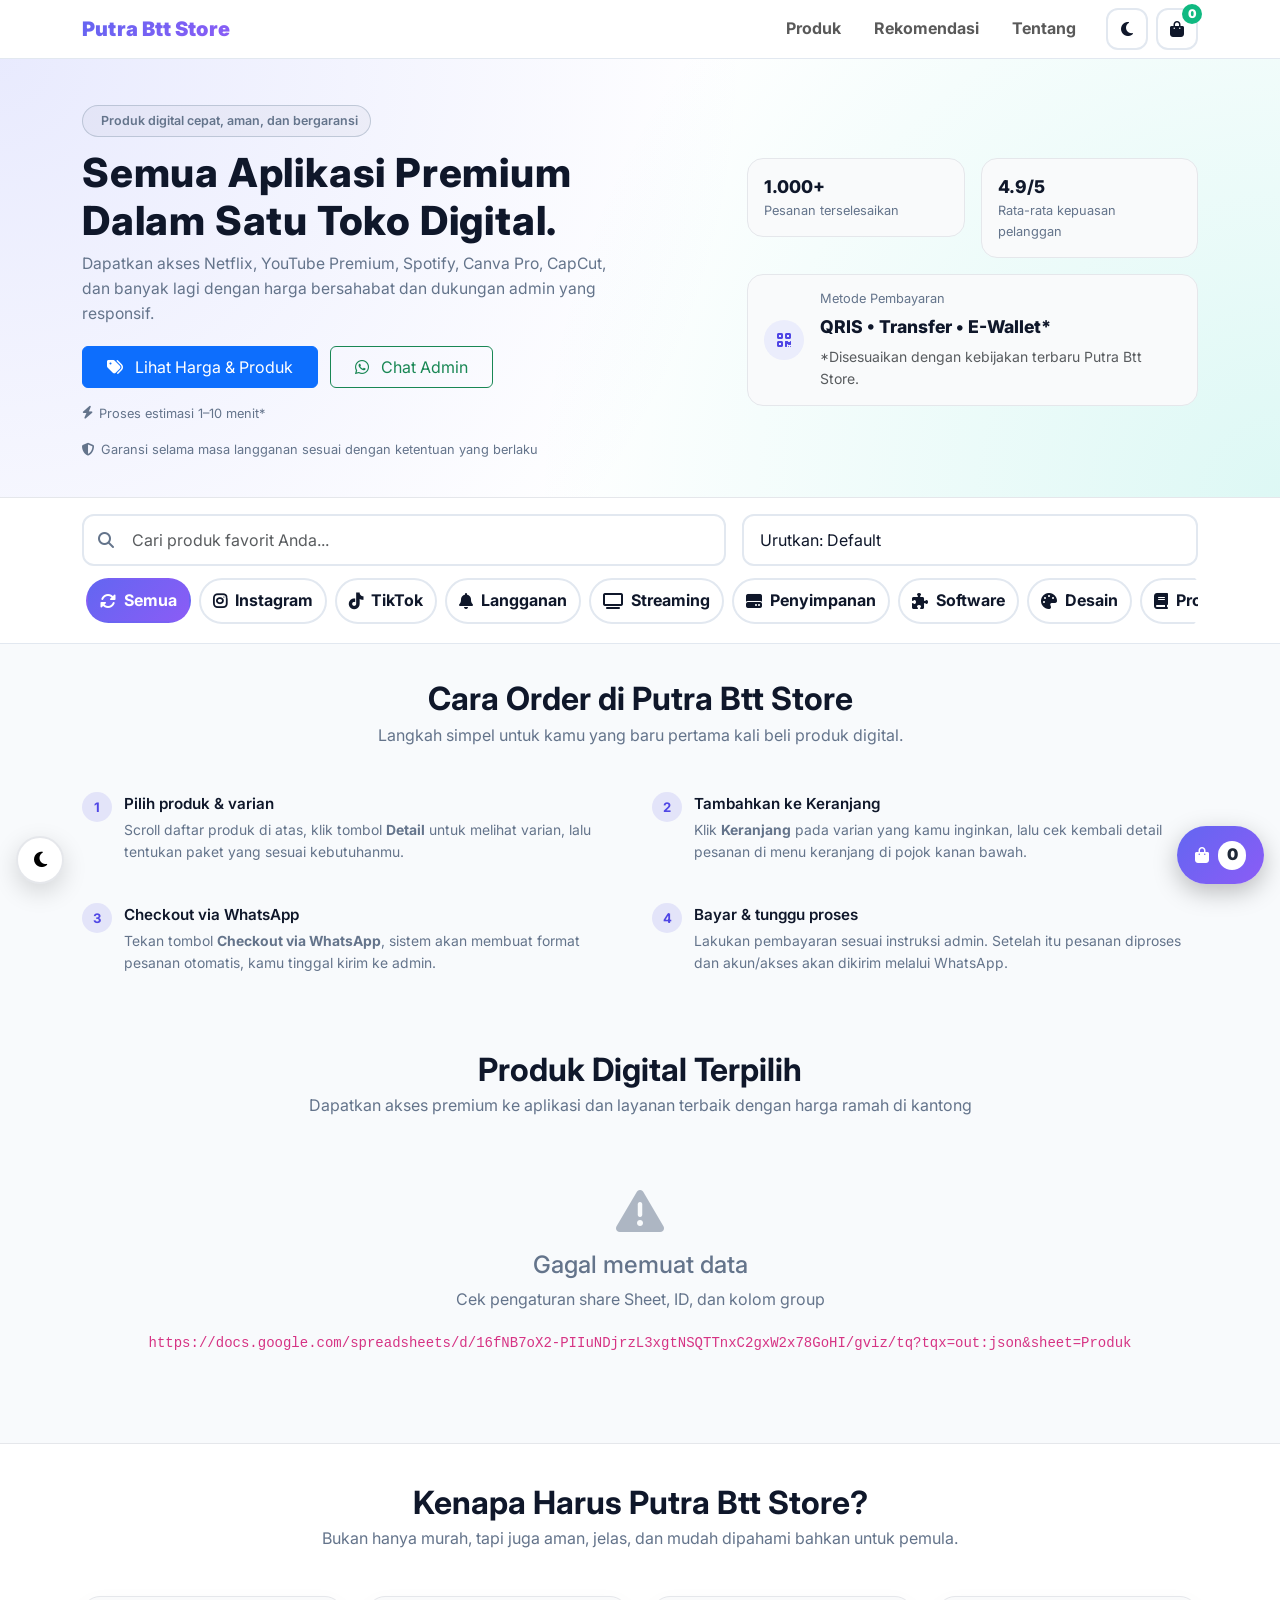
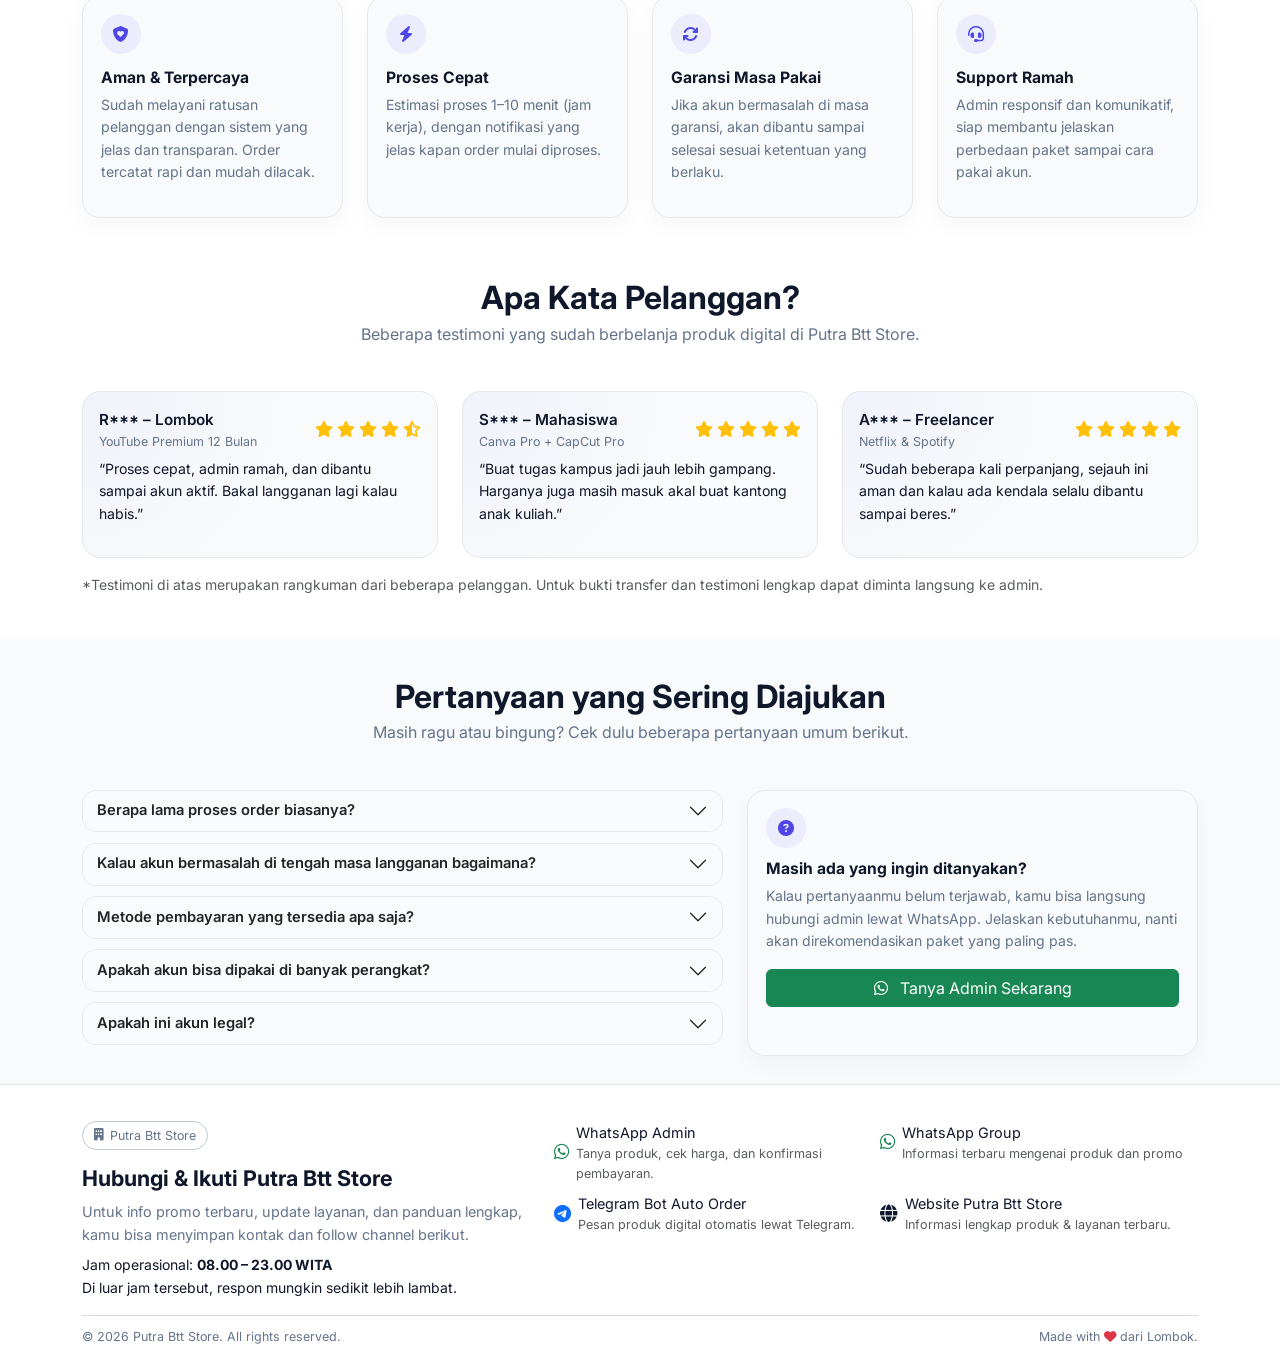
<file: backup/index (5).html>
<!DOCTYPE html>
<html lang="id" data-theme="light">
<head>
  <meta charset="UTF-8" />
  <meta name="viewport" content="width=device-width, initial-scale=1" />
  <title>Putra Btt Store - Price List</title>
  <link href="https://cdn.jsdelivr.net/npm/bootstrap@5.3.3/dist/css/bootstrap.min.css" rel="stylesheet" />
  <link href="https://cdnjs.cloudflare.com/ajax/libs/font-awesome/6.4.0/css/all.min.css" rel="stylesheet" />
  <link href="https://fonts.googleapis.com/css2?family=Inter:wght@400;500;600;700&display=swap" rel="stylesheet" />
  <style>
    :root{
      --primary-color:#6366f1;--secondary-color:#8b5cf6;--accent-color:#06b6d4;--success-color:#10b981;--warning-color:#f59e0b;--danger-color:#ef4444;
      --dark-color:#0f172a;--light-color:#f8fafc;--muted-color:#64748b;--bg-page:linear-gradient(135deg,#667eea 0%,#764ba2 100%);
      --bg-surface:#ffffff;--text-main:#0f172a;
      --card-shadow:0 4px 6px -1px rgba(0,0,0,.1),0 2px 4px -1px rgba(0,0,0,.06);
      --card-shadow-hover:0 20px 25px -5px rgba(0,0,0,.1),0 10px 10px -5px rgba(0,0,0,.04);
      --border-radius:16px;--gradient-primary:linear-gradient(135deg,var(--primary-color) 0%,var(--secondary-color) 100%);
      --gradient-accent:linear-gradient(135deg,var(--accent-color) 0%,var(--success-color) 100%);
      /* dinamis (diisi via JS) */
      --nav-h:64px;
    }
    html[data-theme="dark"]{
      --bg-page:linear-gradient(135deg,#0b1220 0%,#141a2b 100%);
      --bg-surface:#0f172a;--text-main:#e5e7eb;--light-color:#0b1020;--muted-color:#9aa4b2;
      --card-shadow:0 1px 2px rgba(0,0,0,.6);--card-shadow-hover:0 10px 20px rgba(0,0,0,.6);
    }
    *{box-sizing:border-box}
    body{font-family:'Inter',-apple-system,BlinkMacSystemFont,sans-serif;background:var(--bg-page);min-height:100vh;line-height:1.6;color:var(--text-main)}
    .container-fluid{background:var(--bg-surface);min-height:100vh;margin:0;padding:0}

    /* ===== Glass Navbar ===== */
    .nav-glass{
      position:sticky; top:0; z-index:1100;
      background:rgba(255,255,255,.65);
      backdrop-filter:saturate(1.2) blur(10px);
      border-bottom:1px solid #e2e8f0;
    }
    html[data-theme="dark"] .nav-glass{
      background:rgba(15,23,42,.7);
      border-color:#1f2a44;
    }
    .navbar-brand{
      font-weight:900; letter-spacing:.2px;
      background:var(--gradient-primary); -webkit-background-clip:text; background-clip:text; color:transparent;
    }
    .nav-link{font-weight:700; border-radius:999px; padding:.45rem .9rem !important;}
    .nav-link:hover{ background:rgba(99,102,241,.1); }
    html[data-theme="dark"] .nav-link:hover{ background:rgba(99,102,241,.15); }
    .nav-link.active{ color:#fff !important; background:var(--gradient-primary); }
    .navbar-toggler{ border:0; }
    .navbar-toggler:focus{ box-shadow:none; }

    .nav-icon-btn{
      width:42px; height:42px; display:inline-flex; align-items:center; justify-content:center;
      border-radius:12px; border:2px solid #e2e8f0; background:#fff; color:#0f172a;
    }
    html[data-theme="dark"] .nav-icon-btn{ background:#0b1220; border-color:#1f2a44; color:#e5e7eb; }
    .nav-cart-count{
      position:absolute; top:-6px; right:-6px; min-width:20px; height:20px; border-radius:999px;
      background:#10b981; color:#fff; font-size:.75rem; font-weight:900; display:flex; align-items:center; justify-content:center;
    }

    /* === FIX: warna teks navigasi & ikon di DARK MODE === */
    html[data-theme="dark"] .nav-glass .navbar-nav .nav-link{
      color:#e5e7eb !important;
    }
    html[data-theme="dark"] .nav-glass .navbar-nav .nav-link:hover{
      color:#ffffff !important;
      background:rgba(99,102,241,.18);
    }
    html[data-theme="dark"] .nav-glass .navbar-nav .nav-link.active{
      color:#ffffff !important;
      background:var(--gradient-primary);
    }
    html[data-theme="dark"] .nav-glass .navbar-brand{
      color:#e5e7eb;
    }
    .navbar-toggler{
      border:0;
      color:inherit;
    }
    .navbar-toggler:focus{ box-shadow:none; }
    .navbar-toggler-icon{
      width:1.5rem;height:1.5rem;
      background-image: url("data:image/svg+xml,%3Csvg xmlns='http://www.w3.org/2000/svg' width='30' height='30' viewBox='0 0 30 30'%3E%3Cpath stroke='currentColor' stroke-linecap='round' stroke-miterlimit='10' stroke-width='2' d='M4 7h22M4 15h22M4 23h22'/%3E%3C/svg%3E");
    }
    .nav-glass .navbar-toggler{ color:#0f172a; }
    html[data-theme="dark"] .nav-glass .navbar-toggler{ color:#e5e7eb; }
    html[data-theme="dark"] .offcanvas,
    html[data-theme="dark"] .dropdown-menu{
      background:#0b1220;
      color:#e5e7eb;
      border-color:#1f2a44;
    }
    html[data-theme="dark"] .dropdown-item{
      color:#e5e7eb;
    }
    html[data-theme="dark"] .dropdown-item:hover{
      color:#fff;
      background:rgba(99,102,241,.18);
    }

    .topbar{
      position:sticky; top:var(--nav-h); z-index:1000;
      background:#fff0; border-bottom:1px solid #e2e8f0;
      backdrop-filter:saturate(1.1) blur(6px);
    }
    html[data-theme="dark"] .topbar{ background:#0f172acc; border-color:#1f2a44 }

    .search-section{padding:1rem 0}
    .search-input,.sort-select{
      border:2px solid #e2e8f0;border-radius:12px;padding:.75rem 1rem;font-size:1rem;transition:.3s;background:#fff;color:#0f172a;
    }
    html[data-theme="dark"] .search-input,html[data-theme="dark"] .sort-select{
      background:#0b1220;border-color:#1f2a44;color:#e5e7eb
    }
    .input-group-custom{position:relative}
    .input-icon{position:absolute;left:1rem;top:50%;transform:translateY(-50%);color:#64748b;z-index:10}
    .search-input{padding-left:3rem}
    main{scroll-margin-top:calc(var(--nav-h) + 16px);}

    .category-nav-wrap{margin-top:.5rem}
    .category-nav{display:flex;gap:.5rem;overflow:auto;padding:.25rem;border-radius:12px;scrollbar-width:thin;scrollbar-color:#cbd5e1 transparent;}
    .category-nav::-webkit-scrollbar{height:6px}
    .category-nav::-webkit-scrollbar-thumb{background:#cbd5e1;border-radius:999px}
    .cat-chip{
      flex:0 0 auto;display:inline-flex;align-items:center;gap:.5rem;
      border:2px solid #e2e8f0;background:#ffffff;color:#0f172a;
      padding:.5rem .75rem;border-radius:999px;font-weight:700;white-space:nowrap;transition:.2s;cursor:pointer;
    }
    .cat-chip:hover{transform:translateY(-1px)}
    .cat-chip.active{border-color:transparent;background:var(--gradient-primary);color:#fff}
    html[data-theme="dark"] .cat-chip{background:#0b1220;border-color:#1f2a44;color:#e5e7eb}
    html[data-theme="dark"] .cat-chip.active{background:var(--gradient-primary);color:#fff;border-color:transparent}

    .products-section{padding:2rem 0 1.5rem;background:var(--light-color)}
    html[data-theme="dark"] .products-section{background:#0b1020}
    .section-title{font-size:2rem;font-weight:700;color:var(--text-main);margin-bottom:.25rem;text-align:center}
    .section-subtitle{color:var(--muted-color);font-size:1rem;text-align:center;margin-bottom:1.25rem}

    .product-card{background:var(--bg-surface);border-radius:var(--border-radius);box-shadow:var(--card-shadow);transition:all .4s cubic-bezier(.25,.8,.25,1);border:1px solid #f1f5f9;overflow:hidden;height:100%;position:relative}
    html[data-theme="dark"] .product-card{border-color:#1f2a44}
    .product-card:hover{transform:translateY(-6px);box-shadow:var(--card-shadow-hover)}
    .product-card::before{content:"";position:absolute;top:0;left:0;right:0;height:4px;background:var(--gradient-primary);transform:scaleX(0);transition:transform .3s}
    .product-card:hover::before{transform:scaleX(1)}

    a.quick-wa { text-decoration: none !important; color: inherit; }
    a.quick-wa:hover, a.quick-wa:focus { text-decoration: none !important; }

    .product-icon{
      width:64px;height:64px;margin:0 auto 1rem;display:flex;align-items:center;justify-content:center;
      background:#ffffff;border-radius:16px;transition:.3s;border:1px solid #e2e8f0;
    }
    html[data-theme="dark"] .product-icon{background:#ffffff;border-color:#334155}
    .product-card:hover .product-icon{background:var(--gradient-primary);transform:scale(1.06);border-color:transparent}
    .product-icon img{width:40px;height:40px;object-fit:contain;filter:none;transition:filter .3s}
    .product-card:hover .product-icon img{filter:brightness(0) invert(1)}

    .product-title{font-size:1rem;font-weight:700;color:var(--text-main);margin-bottom:.35rem;line-height:1.35;min-height:2.6em}
    .price-wrap{margin-bottom:.6rem}
    .price{font-size:1.1rem;font-weight:800;color:var(--success-color);margin-right:.5rem}
    .price-old{font-size:.95rem;color:#94a3b8;text-decoration:line-through}
    html[data-theme="dark"] .price-old{color:#7b8794}

    .category-badge{position:absolute;top:1rem;right:1rem;background:var(--gradient-primary);color:#fff;padding:.25rem .5rem;border-radius:6px;font-size:.75rem;font-weight:800;display:inline-flex;align-items:center;gap:.35rem}
    .badge-stock{position:absolute;bottom:1rem;right:1rem;border-radius:8px;padding:.15rem .5rem;font-size:.75rem}

    .product-actions{gap:.5rem;justify-content:center}
    .icon-btn{
      width:42px;height:42px;display:inline-flex;align-items:center;justify-content:center;border-radius:12px;
      border:2px solid #e2e8f0;background:#f8fafc;transition:.2s;
    }
    .icon-btn i{font-size:1.05rem}
    .icon-btn:disabled{opacity:.6;cursor:not-allowed}
    .icon-btn:hover{transform:translateY(-1px)}
    html[data-theme="dark"] .icon-btn{background:#0b1220;border-color:#1f2a44;color:#e5e7eb}

    .btn-add.icon-btn{border-color:#c7d2fe;background:#eef2ff;color:#3730a3}
    html[data-theme="dark"] .btn-add.icon-btn{background:#1e293b;border-color:#334155;color:#c7d2fe}
    .quick-wa.icon-btn{border-color:#22c55e;background:#ecfdf5}
    .quick-wa.icon-btn i{color:#16a34a}
    html[data-theme="dark"] .quick-wa.icon-btn{background:#052e1d;border-color:#14532d}

    .wishlist-btn{position:absolute;top:.6rem;left:.6rem;background:#ffffffcc;border:1px solid #e2e8f0;border-radius:50%;width:38px;height:38px;display:flex;align-items:center;justify-content:center;cursor:pointer;z-index:2}
    html[data-theme="dark"] .wishlist-btn{background:#0b1220cc;border-color:#1f2a44}
    .wishlist-btn i{color:#94a3b8}
    .wishlist-btn.active i{color:#ef4444}

    .modal-content{border-radius:var(--border-radius);border:none;box-shadow:0 25px 50px -12px rgba(0,0,0,.25); background:var(--bg-surface); color:var(--text-main);}
    .modal-header{background:var(--gradient-primary);color:#fff;border-radius:var(--border-radius) var(--border-radius) 0 0;padding:1.1rem}
    .btn-close{filter:brightness(0) invert(1)}
    .modal-body{padding:1rem; color:var(--text-main);}
    .modal-footer{padding:1rem;border-top:1px solid #f1f5f9}
    html[data-theme="dark"] .modal-footer{border-color:#1f2a44}

    /* ======== Modal Detail Produk (premium look) ======== */

    .modal-product-main{
      border-radius:18px;
      padding:.65rem .75rem;
      background:linear-gradient(135deg,rgba(129,140,248,.08),rgba(45,212,191,.08));
    }
    html[data-theme="dark"] .modal-product-main{
      background:linear-gradient(135deg,rgba(79,70,229,.18),rgba(45,212,191,.15));
    }

    .modal-product-icon{
      width:80px;height:80px;
    }

    .modal-category-pill{
      background:linear-gradient(135deg,#4f46e5,#6366f1);
      color:#fff;
      border-radius:999px;
      padding:.2rem .65rem;
      font-size:.75rem;
      font-weight:600;
      box-shadow:0 8px 20px rgba(79,70,229,.6);
    }

    .modal-product-title{
      font-weight:800;
      font-size:1.05rem;
    }
    .modal-product-subtitle{
      font-size:.9rem;
      color:var(--muted-color);
    }
    html[data-theme="dark"] .modal-product-subtitle{
      color:#9ca3af;
    }

    .modal-product-prices .modal-price-main{
      font-size:1.1rem;
      font-weight:800;
      color:var(--success-color);
    }
    .modal-product-prices .modal-price-old{
      font-size:.9rem;
      text-decoration:line-through;
      color:#9ca3af;
    }
    html[data-theme="dark"] .modal-product-prices .modal-price-old{
      color:#6b7280;
    }

    .modal-variant-list{
      margin-top:.35rem;
    }
    .variant-card{
      border-radius:14px;
      padding:.7rem .8rem;
      border:1px solid #e5e7eb;
      background:#f9fafb;
    }
    .variant-card:hover{
      border-color:#a5b4fc;
      box-shadow:0 8px 22px rgba(148,163,184,.45);
    }
    html[data-theme="dark"] .variant-card{
      background:#020617;
      border-color:#1f2937;
    }
    html[data-theme="dark"] .variant-card:hover{
      border-color:#4f46e5;
      box-shadow:0 18px 40px rgba(0,0,0,.95);
    }

    .variant-card-title{
      font-size:.95rem;
    }
    .variant-card-label{
      font-size:.78rem;
    }

    .variant-card-price{
      font-size:.95rem;
      color:var(--success-color);
    }
    .variant-card-price-old{
      font-size:.78rem;
      text-decoration:line-through;
      color:#9ca3af;
    }

    .variant-features{
      margin:0 0 .4rem 0;
      padding:0;
    }
    .variant-feature-item{
      display:flex;
      align-items:flex-start;
      gap:.35rem;
      font-size:.85rem;
      margin-bottom:.15rem;
    }
    .variant-feature-icon{
      margin-top:.10rem;
      font-size:.8rem;
      color:#22c55e;
    }

    html[data-theme="dark"] .modal-body .text-muted,
    html[data-theme="dark"] .modal-body .small{
      color:#9ca3af !important;
    }

    html[data-theme="dark"] #produkModal .btn-success{
      background-color:#16a34a;
      border-color:#16a34a;
    }
    html[data-theme="dark"] #produkModal .btn-success:hover{
      background-color:#15803d;
      border-color:#15803d;
    }

    html[data-theme="dark"] #produkModal .btn-outline-primary{
      color:#bfdbfe;
      border-color:#60a5fa;
    }
    html[data-theme="dark"] #produkModal .btn-outline-primary:hover{
      background-color:#1d4ed8;
      border-color:#1d4ed8;
      color:#eff6ff;
    }

    .fade-in{animation:fadeIn .6s ease-out forwards}
    @keyframes fadeIn{from{opacity:0;transform:translateY(20px)}to{opacity:1;transform:translateY(0)}}
    .empty-state{text-align:center;padding:3rem;color:var(--muted-color)}
    .empty-state i{font-size:3rem;margin-bottom:1rem;opacity:.5}
    .loading{display:flex;justify-content:center;align-items:center;height:200px}
    .spinner{width:40px;height:40px;border:4px solid #f1f5f9;border-top:4px solid var(--primary-color);border-radius:50%;animation:spin 1s linear infinite}
    @keyframes spin{to{transform:rotate(360deg)}}
    .btn:focus,.form-control:focus,.form-select:focus{outline:2px solid var(--primary-color);outline-offset:2px;box-shadow:none}

    .modal{ z-index:1200; }
    .modal-dialog{ margin:0.75rem auto; }

    .offcanvas{ z-index:1200; }
    .offcanvas{ margin:0.75rem auto; }

    @supports (padding: max(0px)) {
      .modal{
        padding-top: max(env(safe-area-inset-top, 0px), calc(var(--nav-h) + 10px));
        padding-left: max(8px, env(safe-area-inset-left, 0px));
        padding-right: max(8px, env(safe-area-inset-right, 0px));
        padding-bottom: max(8px, env(safe-area-inset-bottom, 0px));
      }
    }

    @media (max-width: 576px){
      .modal-dialog{ margin:0; }
      .modal-content{ border-radius:16px; }
      .modal-header{
        position: sticky;
        top: 0;
        z-index: 1;
        background: var(--gradient-primary);
        color:#fff;
      }
      .btn-close{ filter:brightness(0) invert(1); }
    }

    @media (max-width:576px){#produk-list .col-6{flex:0 0 50%;max-width:50%}}

    .floating-cart{
      position:fixed;right:16px;bottom:16px;z-index:900;background:var(--gradient-primary);border:none;color:#fff;border-radius:999px;
      padding:.9rem 1.1rem;box-shadow:0 8px 24px rgba(0,0,0,.25);display:flex;align-items:center;gap:.6rem;font-weight:900
    }
    .floating-cart .count{background:#fff;color:#1f2937;font-weight:900;padding:.1rem .5rem;border-radius:999px;min-width:28px;text-align:center}

    .floating-dark{
      position:fixed;left:16px;bottom:16px;z-index:900;border:2px solid #e5e7eb;background:#fff;border-radius:999px;width:48px;height:48px;
      display:flex;align-items:center;justify-content:center;box-shadow:0 8px 24px rgba(0,0,0,.15)
    }
    .floating-dark i{font-size:1.1rem}
    html[data-theme="dark"] .floating-dark{background:#0b1220;border-color:#1f2a44;color:#e5e7eb}

    .load-more-wrap{text-align:center;margin-top:1rem}

    @media (max-width: 576px) {
      #produkModal .modal-footer{ display:flex; flex-wrap:nowrap; gap:.5rem; justify-content:space-between; }
      #produkModal .modal-footer .btn{ flex:1 1 0; min-width:0; white-space:nowrap; }
    }
    @media (max-width: 400px){
      #produkModal .modal-footer .btn i { margin-right:0; }
      #produkModal .modal-footer .btn span { display:none; }
    }

    /* ========== SECTION BARU: HERO ========== */
    .hero-section{
      padding:2.75rem 0 2.25rem;
      background:radial-gradient(circle at top left,rgba(129,140,248,.18),transparent 55%),
                 radial-gradient(circle at bottom right,rgba(45,212,191,.16),transparent 55%);
      border-bottom:1px solid #e5e7eb;
    }
    html[data-theme="dark"] .hero-section{
      background:radial-gradient(circle at top left,rgba(129,140,248,.22),transparent 55%),
                 radial-gradient(circle at bottom right,rgba(45,212,191,.22),transparent 55%);
      border-color:#1f2937;
    }
    .hero-badge{
      display:inline-flex;align-items:center;gap:.4rem;
      padding:.3rem .75rem;border-radius:999px;
      background:rgba(15,23,42,.03);border:1px solid rgba(148,163,184,.5);
      font-size:.78rem;font-weight:600;color:var(--muted-color);
    }
    html[data-theme="dark"] .hero-badge{
      background:rgba(15,23,42,.6);border-color:#374151;
    }
    .hero-title{
      font-size:2.1rem;font-weight:800;margin:.75rem 0 .4rem;
      letter-spacing:.02em;
    }
    @media(min-width:768px){
      .hero-title{font-size:2.5rem;}
    }
    .hero-subtitle{
      max-width:34rem;font-size:.98rem;color:var(--muted-color);
    }
    .hero-actions{margin-top:1.2rem;display:flex;flex-wrap:wrap;gap:.75rem;}
    .hero-pill{
      display:inline-flex;align-items:center;gap:.35rem;
      font-size:.8rem;color:var(--muted-color);
    }
    .hero-stat-card{
      border-radius:16px;
      padding:.9rem 1rem;
      background:#f9fafb;
      border:1px solid #e5e7eb;
      text-align:left;
    }
    html[data-theme="dark"] .hero-stat-card{
      background:#020617;
      border-color:#1f2937;
    }
    .hero-stat-value{
      font-weight:800;font-size:1.1rem;
    }
    .hero-stat-label{
      font-size:.8rem;color:var(--muted-color);
    }

    /* ========== SECTION BARU: KEUNGGULAN (b) ========== */
    .benefit-section{
      padding:2.5rem 0 1.5rem;
      background:var(--bg-surface);
      border-top:1px solid #e5e7eb;
    }
    html[data-theme="dark"] .benefit-section{
      border-color:#1f2937;
    }
    .benefit-card{
      border-radius:18px;
      padding:1.1rem 1.1rem;
      background:#f9fafb;
      border:1px solid #e5e7eb;
      height:100%;
      box-shadow:0 8px 24px rgba(15,23,42,.04);
    }
    html[data-theme="dark"] .benefit-card{
      background:#020617;
      border-color:#1f2937;
      box-shadow:0 18px 45px rgba(0,0,0,.85);
    }
    .benefit-icon-wrap{
      width:40px;height:40px;border-radius:999px;
      display:flex;align-items:center;justify-content:center;
      background:rgba(129,140,248,.12);
      color:#4f46e5;
      margin-bottom:.65rem;
    }
    html[data-theme="dark"] .benefit-icon-wrap{
      background:rgba(129,140,248,.3);
      color:#c7d2fe;
    }
    .benefit-title{font-weight:700;font-size:.98rem;margin-bottom:.25rem;}
    .benefit-text{font-size:.88rem;color:var(--muted-color);}

    /* ========== SECTION BARU: CARA ORDER (c) ========== */
    .steps-section{
      padding:2.25rem 0 1.75rem;
      background:var(--light-color);
    }
    html[data-theme="dark"] .steps-section{
      background:#020617;
    }
    .step-item{
      display:flex;gap:.75rem;align-items:flex-start;
    }
    .step-badge{
      flex-shrink:0;
      width:30px;height:30px;border-radius:999px;
      display:flex;align-items:center;justify-content:center;
      font-weight:700;font-size:.82rem;
      background:rgba(79,70,229,.12);
      color:#4f46e5;
    }
    html[data-theme="dark"] .step-badge{
      background:rgba(79,70,229,.32);
      color:#c7d2fe;
    }
    .step-title{font-weight:600;font-size:.95rem;margin-bottom:.15rem;}
    .step-text{font-size:.87rem;color:var(--muted-color);}

    /* ========== SECTION BARU: TESTIMONI (d) ========== */
    .testimonial-section{
      padding:2.3rem 0 1.7rem;
      background:var(--bg-surface);
    }
    .testimonial-card{
      border-radius:18px;
      padding:1rem 1rem .95rem;
      border:1px solid #e5e7eb;
      background:radial-gradient(circle at top left,rgba(129,140,248,.07),transparent 55%),
                 #f9fafb;
      height:100%;
    }
    html[data-theme="dark"] .testimonial-card{
      background:radial-gradient(circle at top left,rgba(129,140,248,.24),transparent 55%),
                 #020617;
      border-color:#1f2937;
    }
    .testimonial-name{font-weight:600;font-size:.95rem;}
    .testimonial-meta{font-size:.78rem;color:var(--muted-color);}
    .testimonial-text{font-size:.88rem;margin-top:.35rem;}

    /* ========== SECTION BARU: FAQ (e) ========== */
    .faq-section{
      padding:2.4rem 0 1.8rem;
      background:var(--light-color);
    }
    html[data-theme="dark"] .faq-section{
      background:#020617;
    }
    .faq-accordion .accordion-item{
      border-radius:14px;
      margin-bottom:.65rem;
      overflow:hidden;
      border:1px solid #e5e7eb;
    }
    .faq-accordion .accordion-button{
      font-weight:600;
      font-size:.92rem;
      padding:.65rem .9rem;
      background:#f9fafb;
    }
    .faq-accordion .accordion-body{
      font-size:.88rem;
      padding:.7rem .9rem .8rem;
    }
    html[data-theme="dark"] .faq-accordion .accordion-item{
      border-color:#1f2937;
    }
    html[data-theme="dark"] .faq-accordion .accordion-button{
      background:#020617;
      color:var(--text-main);
    }
    html[data-theme="dark"] .faq-accordion .accordion-body{
      background:#020617;
      color:var(--muted-color);
    }

    /* ========== SECTION BARU: KONTAK / FOOTER (f) ========== */
    .contact-section{
      padding:2.2rem 0 1.5rem;
      background:var(--bg-surface);
      border-top:1px solid #e5e7eb;
    }
    html[data-theme="dark"] .contact-section{
      border-color:#1f2937;
    }
    .contact-pill{
      display:inline-flex;align-items:center;gap:.4rem;
      padding:.25rem .7rem;border-radius:999px;
      border:1px solid rgba(148,163,184,.6);
      font-size:.78rem;color:var(--muted-color);
    }
    .contact-link{
      display:inline-flex;align-items:center;gap:.45rem;
      font-size:.9rem;
      text-decoration:none;
      color:var(--text-main);
    }
    .contact-link i{font-size:1.1rem;}
    .contact-link:hover{
      text-decoration:none;
      opacity:.85;
    }
    html[data-theme="dark"] .contact-section .text-muted,
    html[data-theme="dark"] .contact-section .small.text-muted {
      color: #cbd5e1 !important;
      text-shadow: 0 0 3px rgba(0,0,0,0.6);
    }

    .footer-mini{
      border-top:1px solid rgba(148,163,184,.4);
      margin-top:1.25rem;
      padding-top:.7rem;
      font-size:.78rem;
      color:var(--muted-color);
    }
  </style>
</head>
<body>
  <div class="container-fluid">
    <!-- NAVBAR -->
    <nav class="navbar navbar-expand-lg nav-glass" id="mainNavbar">
      <div class="container">
        <a class="navbar-brand" href="index.html">Putra Btt Store</a>

        <button class="navbar-toggler" type="button" data-bs-toggle="collapse" data-bs-target="#mainNav"
                aria-controls="mainNav" aria-expanded="false" aria-label="Toggle navigation">
          <span class="navbar-toggler-icon"></span>
        </button>

        <div class="collapse navbar-collapse" id="mainNav">
          <ul class="navbar-nav ms-auto align-items-lg-center gap-lg-1">
            <li class="nav-item"><a class="nav-link" data-scroll href="#produk">Produk</a></li>
            <li class="nav-item"><a class="nav-link" href="rekomendasi.html">Rekomendasi</a></li>
            <li class="nav-item"><a class="nav-link" href="about.html">Tentang</a></li>
          </ul>

          <div class="d-flex align-items-center gap-2 ms-lg-3">
            <button id="navDarkBtn" class="nav-icon-btn position-relative" title="Toggle Dark Mode">
              <i class="fa-solid fa-moon"></i>
            </button>
            <button class="nav-icon-btn position-relative" type="button" data-bs-toggle="offcanvas" data-bs-target="#offcanvasCart">
              <i class="fa-solid fa-bag-shopping"></i>
              <span id="navCartCount" class="nav-cart-count">0</span>
            </button>
          </div>
        </div>
      </div>
    </nav>

    <!-- ========== HERO SECTION (a) ========== -->
    <section class="hero-section">
      <div class="container">
        <div class="row g-4 align-items-center">
          <div class="col-md-7">
            <div class="hero-badge">
              <i class="fa-solid fa-shield-check"></i>
              <span>Produk digital cepat, aman, dan bergaransi</span>
            </div>
            <h1 class="hero-title">
              Semua Aplikasi Premium<br class="d-none d-md-block" />
              Dalam Satu Toko Digital.
            </h1>
            <p class="hero-subtitle">
              Dapatkan akses Netflix, YouTube Premium, Spotify, Canva Pro, CapCut, dan banyak lagi
              dengan harga bersahabat dan dukungan admin yang responsif.
            </p>
            <div class="hero-actions">
              <a href="#listProduk" data-scroll class="btn btn-primary px-4 py-2">
                <i class="fa-solid fa-tags me-2"></i> Lihat Harga & Produk
              </a>
              <a href="https://wa.me/6282340915319" target="_blank" class="btn btn-outline-success px-4 py-2">
                <i class="fa-brands fa-whatsapp me-2"></i> Chat Admin
              </a>
            </div>
            <div class="d-flex flex-wrap align-items-center gap-3 mt-3">
              <div class="hero-pill">
                <i class="fa-solid fa-bolt"></i>
                <span>Proses estimasi 1–10 menit*</span>
              </div>
              <div class="hero-pill">
                <i class="fa-solid fa-shield-halved"></i>
                <span>Garansi selama masa langganan sesuai dengan ketentuan yang berlaku</span>
              </div>
            </div>
          </div>
          <div class="col-md-5">
            <div class="row g-3">
              <div class="col-6">
                <div class="hero-stat-card">
                  <div class="hero-stat-value">1.000+</div>
                  <div class="hero-stat-label">Pesanan terselesaikan</div>
                </div>
              </div>
              <div class="col-6">
                <div class="hero-stat-card">
                  <div class="hero-stat-value">4.9/5</div>
                  <div class="hero-stat-label">Rata-rata kepuasan pelanggan</div>
                </div>
              </div>
              <div class="col-12">
                <div class="hero-stat-card d-flex align-items-center gap-3">
                  <div class="benefit-icon-wrap mb-0">
                    <i class="fa-solid fa-qrcode"></i>
                  </div>
                  <div>
                    <div class="hero-stat-label mb-1">Metode Pembayaran</div>
                    <div class="hero-stat-value">QRIS • Transfer • E-Wallet*</div>
                    <div class="small text-muted mt-1">*Disesuaikan dengan kebijakan terbaru Putra Btt Store.</div>
                  </div>
                </div>
              </div>
            </div>
          </div>
        </div>
      </div>
    </section>

    <!-- Topbar (Search + Filter) -->
    <div class="topbar">
      <section class="search-section">
        <div class="container">
          <div class="row g-2 g-md-3 align-items-center">
            <div class="col-12 col-md-7">
              <div class="input-group-custom">
                <i class="fas fa-search input-icon"></i>
                <input type="text" id="searchInput" class="form-control search-input" placeholder="Cari produk favorit Anda..." />
              </div>
            </div>
            <div class="col-12 col-md-5">
              <select id="sortSelect" class="form-select sort-select">
                <option value="">Urutkan: Default</option>
                <option value="harga_asc">Harga Terendah</option>
                <option value="harga_desc">Harga Tertinggi</option>
                <option value="nama_asc">Nama A–Z</option>
              </select>
            </div>
          </div>

          <div class="category-nav-wrap">
            <div id="kategoriNav" class="category-nav"></div>
          </div>
        </div>
      </section>
    </div>

    <!-- MAIN -->
    <main id="produk">
      <!-- ========== SECTION c: CARA ORDER ========== -->
      <section class="steps-section" id="cara-order">
        <div class="container">
          <h2 class="section-title">Cara Order di Putra Btt Store</h2>
          <p class="section-subtitle">Langkah simpel untuk kamu yang baru pertama kali beli produk digital.</p>

          <div class="row g-3 g-md-4 mt-2">
            <div class="col-md-6">
              <div class="step-item">
                <div class="step-badge">1</div>
                <div>
                  <div class="step-title">Pilih produk & varian</div>
                  <p class="step-text">
                    Scroll daftar produk di atas, klik tombol <strong>Detail</strong> untuk melihat varian, lalu tentukan paket yang sesuai kebutuhanmu.
                  </p>
                </div>
              </div>
            </div>
            <div class="col-md-6">
              <div class="step-item">
                <div class="step-badge">2</div>
                <div>
                  <div class="step-title">Tambahkan ke Keranjang</div>
                  <p class="step-text">
                    Klik <strong>Keranjang</strong> pada varian yang kamu inginkan, lalu cek kembali detail pesanan di menu keranjang di pojok kanan bawah.
                  </p>
                </div>
              </div>
            </div>
            <div class="col-md-6">
              <div class="step-item">
                <div class="step-badge">3</div>
                <div>
                  <div class="step-title">Checkout via WhatsApp</div>
                  <p class="step-text">
                    Tekan tombol <strong>Checkout via WhatsApp</strong>, sistem akan membuat format pesanan otomatis, kamu tinggal kirim ke admin.
                  </p>
                </div>
              </div>
            </div>
            <div class="col-md-6">
              <div class="step-item">
                <div class="step-badge">4</div>
                <div>
                  <div class="step-title">Bayar & tunggu proses</div>
                  <p class="step-text">
                    Lakukan pembayaran sesuai instruksi admin. Setelah itu pesanan diproses dan akun/akses akan dikirim melalui WhatsApp.
                  </p>
                </div>
              </div>
            </div>
          </div>
        </div>
      </section>
      <!-- PRODUK (LIST DARI SHEET) -->
      <section class="products-section" id="listProduk">
        <div class="container">
          <h2 class="section-title">Produk Digital Terpilih</h2>
          <p class="section-subtitle">Dapatkan akses premium ke aplikasi dan layanan terbaik dengan harga ramah di kantong</p>
          <div class="row g-3" id="produk-list"></div>
          <div class="load-more-wrap">
            <button id="btnLoadMore" class="btn btn-outline-primary px-4 py-2 mt-2">
              <i class="fa-solid fa-rotate"></i> Muat Lebih
            </button>
          </div>
        </div>
      </section>

      <!-- ========== SECTION b: KENAPA HARUS PUTRA BTT STORE ========== -->
      <section class="benefit-section" id="keunggulan">
        <div class="container">
          <h2 class="section-title">Kenapa Harus Putra Btt Store?</h2>
          <p class="section-subtitle">Bukan hanya murah, tapi juga aman, jelas, dan mudah dipahami bahkan untuk pemula.</p>

          <div class="row g-3 g-md-4 mt-2">
            <div class="col-md-3 col-sm-6">
              <div class="benefit-card">
                <div class="benefit-icon-wrap"><i class="fa-solid fa-shield-heart"></i></div>
                <div class="benefit-title">Aman & Terpercaya</div>
                <p class="benefit-text">
                  Sudah melayani ratusan pelanggan dengan sistem yang jelas dan transparan. Order tercatat rapi dan mudah dilacak.
                </p>
              </div>
            </div>
            <div class="col-md-3 col-sm-6">
              <div class="benefit-card">
                <div class="benefit-icon-wrap"><i class="fa-solid fa-bolt"></i></div>
                <div class="benefit-title">Proses Cepat</div>
                <p class="benefit-text">
                  Estimasi proses 1–10 menit (jam kerja), dengan notifikasi yang jelas kapan order mulai diproses.
                </p>
              </div>
            </div>
            <div class="col-md-3 col-sm-6">
              <div class="benefit-card">
                <div class="benefit-icon-wrap"><i class="fa-solid fa-arrows-rotate"></i></div>
                <div class="benefit-title">Garansi Masa Pakai</div>
                <p class="benefit-text">
                  Jika akun bermasalah di masa garansi, akan dibantu sampai selesai sesuai ketentuan yang berlaku.
                </p>
              </div>
            </div>
            <div class="col-md-3 col-sm-6">
              <div class="benefit-card">
                <div class="benefit-icon-wrap"><i class="fa-solid fa-headset"></i></div>
                <div class="benefit-title">Support Ramah</div>
                <p class="benefit-text">
                  Admin responsif dan komunikatif, siap membantu jelaskan perbedaan paket sampai cara pakai akun.
                </p>
              </div>
            </div>
          </div>
        </div>
      </section>

      

      <!-- ========== SECTION d: TESTIMONI ========== -->
      <section class="testimonial-section" id="testimoni">
        <div class="container">
          <h2 class="section-title">Apa Kata Pelanggan?</h2>
          <p class="section-subtitle">Beberapa testimoni yang sudah berbelanja produk digital di Putra Btt Store.</p>

          <div class="row g-3 g-md-4 mt-2">
            <div class="col-md-4">
              <div class="testimonial-card">
                <div class="d-flex justify-content-between align-items-center">
                  <div>
                    <div class="testimonial-name">R*** – Lombok</div>
                    <div class="testimonial-meta">YouTube Premium 12 Bulan</div>
                  </div>
                  <div class="text-warning">
                    <i class="fa-solid fa-star"></i>
                    <i class="fa-solid fa-star"></i>
                    <i class="fa-solid fa-star"></i>
                    <i class="fa-solid fa-star"></i>
                    <i class="fa-solid fa-star-half-stroke"></i>
                  </div>
                </div>
                <p class="testimonial-text">
                  “Proses cepat, admin ramah, dan dibantu sampai akun aktif. Bakal langganan lagi kalau habis.”
                </p>
              </div>
            </div>
            <div class="col-md-4">
              <div class="testimonial-card">
                <div class="d-flex justify-content-between align-items-center">
                  <div>
                    <div class="testimonial-name">S*** – Mahasiswa</div>
                    <div class="testimonial-meta">Canva Pro + CapCut Pro</div>
                  </div>
                  <div class="text-warning">
                    <i class="fa-solid fa-star"></i>
                    <i class="fa-solid fa-star"></i>
                    <i class="fa-solid fa-star"></i>
                    <i class="fa-solid fa-star"></i>
                    <i class="fa-solid fa-star"></i>
                  </div>
                </div>
                <p class="testimonial-text">
                  “Buat tugas kampus jadi jauh lebih gampang. Harganya juga masih masuk akal buat kantong anak kuliah.”
                </p>
              </div>
            </div>
            <div class="col-md-4">
              <div class="testimonial-card">
                <div class="d-flex justify-content-between align-items-center">
                  <div>
                    <div class="testimonial-name">A*** – Freelancer</div>
                    <div class="testimonial-meta">Netflix & Spotify</div>
                  </div>
                  <div class="text-warning">
                    <i class="fa-solid fa-star"></i>
                    <i class="fa-solid fa-star"></i>
                    <i class="fa-solid fa-star"></i>
                    <i class="fa-solid fa-star"></i>
                    <i class="fa-solid fa-star"></i>
                  </div>
                </div>
                <p class="testimonial-text">
                  “Sudah beberapa kali perpanjang, sejauh ini aman dan kalau ada kendala selalu dibantu sampai beres.”
                </p>
              </div>
            </div>
          </div>

          <p class="small text-muted mt-3">
            *Testimoni di atas merupakan rangkuman dari beberapa pelanggan. Untuk bukti transfer dan testimoni lengkap dapat diminta langsung ke admin.
          </p>
        </div>
      </section>

      <!-- ========== SECTION e: FAQ ========== -->
      <section class="faq-section" id="faq">
        <div class="container">
          <h2 class="section-title">Pertanyaan yang Sering Diajukan</h2>
          <p class="section-subtitle">Masih ragu atau bingung? Cek dulu beberapa pertanyaan umum berikut.</p>

          <div class="row g-4 mt-2">
            <div class="col-md-7">
              <div class="accordion faq-accordion" id="faqAccordion">
                <div class="accordion-item">
                  <h2 class="accordion-header" id="faqOneHeading">
                    <button class="accordion-button collapsed" type="button" data-bs-toggle="collapse" data-bs-target="#faqOne" aria-expanded="false" aria-controls="faqOne">
                      Berapa lama proses order biasanya?
                    </button>
                  </h2>
                  <div id="faqOne" class="accordion-collapse collapse" aria-labelledby="faqOneHeading" data-bs-parent="#faqAccordion">
                    <div class="accordion-body">
                      Estimasi proses normal antara <strong>1–10 menit</strong> pada jam operasional. Jika sedang ramai atau ada kendala teknis, admin akan menginformasikan estimasi terbaru.
                    </div>
                  </div>
                </div>

                <div class="accordion-item">
                  <h2 class="accordion-header" id="faqTwoHeading">
                    <button class="accordion-button collapsed" type="button" data-bs-toggle="collapse" data-bs-target="#faqTwo" aria-expanded="false" aria-controls="faqTwo">
                      Kalau akun bermasalah di tengah masa langganan bagaimana?
                    </button>
                  </h2>
                  <div id="faqTwo" class="accordion-collapse collapse" aria-labelledby="faqTwoHeading" data-bs-parent="#faqAccordion">
                    <div class="accordion-body">
                      Silakan langsung hubungi admin dengan menyertakan bukti order. Selama masih dalam masa garansi dan sesuai ketentuan, akan dibantu
                      <strong>perbaikan atau penggantian</strong> sesuai kebijakan Putra Btt Store.
                    </div>
                  </div>
                </div>

                <div class="accordion-item">
                  <h2 class="accordion-header" id="faqThreeHeading">
                    <button class="accordion-button collapsed" type="button" data-bs-toggle="collapse" data-bs-target="#faqThree" aria-expanded="false" aria-controls="faqThree">
                      Metode pembayaran yang tersedia apa saja?
                    </button>
                  </h2>
                  <div id="faqThree" class="accordion-collapse collapse" aria-labelledby="faqThreeHeading" data-bs-parent="#faqAccordion">
                    <div class="accordion-body">
                      Untuk saat ini pembayaran dapat dilakukan melalui <strong>QRIS</strong> dan metode lain yang diinformasikan admin (seperti transfer bank
                      atau e-wallet tertentu). Detail rekening akan dikirim setelah kamu checkout via WhatsApp.
                    </div>
                  </div>
                </div>

                <div class="accordion-item">
                  <h2 class="accordion-header" id="faqFourHeading">
                    <button class="accordion-button collapsed" type="button" data-bs-toggle="collapse" data-bs-target="#faqFour" aria-expanded="false" aria-controls="faqFour">
                      Apakah akun bisa dipakai di banyak perangkat?
                    </button>
                  </h2>
                  <div id="faqFour" class="accordion-collapse collapse" aria-labelledby="faqFourHeading" data-bs-parent="#faqAccordion">
                    <div class="accordion-body">
                      Setiap aplikasi punya <strong>aturan penggunaan</strong> berbeda. Admin akan menjelaskan apakah akun boleh dipakai multi device,
                      hanya 1 device, atau ada batasan login tertentu sebelum kamu melakukan pembayaran.
                    </div>
                  </div>
                </div>

                <div class="accordion-item">
                  <h2 class="accordion-header" id="faqFiveHeading">
                    <button class="accordion-button collapsed" type="button" data-bs-toggle="collapse" data-bs-target="#faqFive" aria-expanded="false" aria-controls="faqFive">
                      Apakah ini akun legal?
                    </button>
                  </h2>
                  <div id="faqFive" class="accordion-collapse collapse" aria-labelledby="faqFiveHeading" data-bs-parent="#faqAccordion">
                    <div class="accordion-body">
                      Putra Btt Store berusaha mengikuti <strong>kebijakan penggunaan</strong> dari masing-masing platform. Detail terkait jenis akun
                      (sharing, personal, family, dan lain-lain) akan dijelaskan oleh admin sesuai produk yang kamu pilih.
                    </div>
                  </div>
                </div>
              </div>
            </div>

            <div class="col-md-5">
              <div class="benefit-card">
                <div class="benefit-icon-wrap mb-2">
                  <i class="fa-solid fa-circle-question"></i>
                </div>
                <div class="benefit-title mb-1">Masih ada yang ingin ditanyakan?</div>
                <p class="benefit-text mb-3">
                  Kalau pertanyaanmu belum terjawab, kamu bisa langsung hubungi admin lewat WhatsApp. Jelaskan kebutuhanmu,
                  nanti akan direkomendasikan paket yang paling pas.
                </p>
                <a href="https://wa.me/6282340915319?text=Halo%20min%2C%20saya%20mau%20tanya%20dulu%20sebelum%20order%20produk%20digital." target="_blank"
                   class="btn btn-success w-100">
                  <i class="fa-brands fa-whatsapp me-2"></i> Tanya Admin Sekarang
                </a>
              </div>
            </div>
          </div>
        </div>
      </section>

      <!-- ========== SECTION f: KONTAK & FOOTER ========== -->
      <section class="contact-section" id="kontak">
        <div class="container">
          <div class="row g-3 align-items-start">
            <div class="col-md-5">
              <span class="contact-pill mb-2">
                <i class="fa-solid fa-building"></i>
                <span>Putra Btt Store</span>
              </span>
              <h3 class="mt-2 mb-2" style="font-size:1.35rem;font-weight:700;">Hubungi & Ikuti Putra Btt Store</h3>
              <p class="mb-2" style="font-size:.9rem;color:var(--muted-color);">
                Untuk info promo terbaru, update layanan, dan panduan lengkap, kamu bisa menyimpan kontak dan follow channel berikut.
              </p>
              <ul class="list-unstyled small mb-0">
                <li>Jam operasional: <strong>08.00 – 23.00 WITA</strong></li>
                <li>Di luar jam tersebut, respon mungkin sedikit lebih lambat.</li>
              </ul>
            </div>
            <div class="col-md-7">
              <div class="row g-2">
                <div class="col-sm-6">
                  <a href="https://wa.me/6282340915319" target="_blank" class="contact-link">
                    <i class="fa-brands fa-whatsapp text-success"></i>
                    <div>
                      <div>WhatsApp Admin</div>
                      <div class="small text-muted">Tanya produk, cek harga, dan konfirmasi pembayaran.</div>
                    </div>
                  </a>
                </div>
                <div class="col-sm-6">
                  <a href="#" class="contact-link">
                    <i class="fa-brands fa-whatsapp text-success"></i>
                    <div>
                      <div>WhatsApp Group</div>
                      <div class="small text-muted">Informasi terbaru mengenai produk dan promo</div>
                    </div>
                  </a>
                </div>
                <div class="col-sm-6">
                  <a href="https://t.me/AutoOrderPBS_bot" target="_blank" class="contact-link">
                    <i class="fa-brands fa-telegram text-primary"></i>
                    <div>
                      <div>Telegram Bot Auto Order</div>
                      <div class="small text-muted">Pesan produk digital otomatis lewat Telegram.</div>
                    </div>
                  </a>
                </div>
                <div class="col-sm-6">
                  <a href="https://putrabttstore.web.id" target="_blank" class="contact-link">
                    <i class="fa-solid fa-globe"></i>
                    <div>
                      <div>Website Putra Btt Store</div>
                      <div class="small text-muted">Informasi lengkap produk & layanan terbaru.</div>
                    </div>
                  </a>
                </div>
              </div>
            </div>
          </div>

          <div class="footer-mini mt-3">
            <div class="d-flex flex-wrap justify-content-between gap-2">
              <span>&copy; <span id="footerYear"></span> Putra Btt Store. All rights reserved.</span>
              <span>Made with <i class="fa-solid fa-heart text-danger"></i> dari Lombok.</span>
            </div>
          </div>
        </div>
      </section>
    </main>
  </div>

  <!-- Modal Detail -->
  <div class="modal fade" id="produkModal" tabindex="-1" aria-labelledby="produkModalLabel" aria-hidden="true">
    <div class="modal-dialog modal-lg modal-dialog-scrollable">
      <div class="modal-content" id="produkModalContent">
        <div class="modal-header">
          <h5 class="modal-title" id="produkModalLabel"><i class="fas fa-info-circle me-2"></i> Detail Produk</h5>
          <button type="button" class="btn-close" data-bs-dismiss="modal" aria-label="Tutup"></button>
        </div>
        <div class="modal-body" id="modalBody"></div>
        <div class="modal-footer">
          <button class="btn btn-outline-primary" id="modalAddCart"><i class="fa-solid fa-cart-plus me-2"></i><span>Keranjang</span></button>
          <a href="#" class="btn btn-success" id="modalPesanBtn" target="_blank"><i class="fab fa-whatsapp me-2"></i><span>Pesan Sekarang</span></a>
        </div>
      </div>
    </div>
  </div>

  <!-- Offcanvas Cart -->
  <div class="offcanvas offcanvas-end" tabindex="-1" id="offcanvasCart" aria-labelledby="offcanvasCartLabel">
    <div class="offcanvas-header">
      <button class="btn btn-link text-decoration-none d-inline d-md-none me-2" data-bs-dismiss="offcanvas" aria-label="Kembali">
        <i class="fa-solid fa-chevron-left"></i>
      </button>
      <h5 class="offcanvas-title" id="offcanvasCartLabel"><i class="fa-solid fa-basket-shopping me-2"></i>Keranjang</h5>
      <button type="button" class="btn-close" data-bs-dismiss="offcanvas" aria-label="Close"></button>
    </div>
    <div class="offcanvas-body d-flex flex-column">
      <div id="cartItems" class="mb-3"></div>
      <div class="d-flex justify-content-between fw-bold fs-5">
        <span>Total</span><span id="cartTotal">Rp0</span>
      </div>
      <div class="mt-3 d-grid gap-2">
        <button class="btn btn-outline-danger" id="btnClearCart"><i class="fa-solid fa-trash me-2"></i>Hapus Keranjang</button>
        <a href="#" target="_blank" id="btnCheckoutWA" class="btn btn-success"><i class="fab fa-whatsapp me-2"></i>Checkout via WhatsApp</a>
      </div>
    </div>
  </div>

  <!-- Floating buttons -->
  <button class="floating-cart" type="button" data-bs-toggle="offcanvas" data-bs-target="#offcanvasCart" aria-controls="offcanvasCart">
    <i class="fa-solid fa-bag-shopping"></i><span class="count" id="cartCount">0</span>
  </button>
  <button class="floating-dark" id="floatingDarkBtn" title="Toggle Dark Mode">
    <i class="fa-solid fa-moon"></i>
  </button>

  <script src="https://cdn.jsdelivr.net/npm/bootstrap@5.3.3/dist/js/bootstrap.bundle.min.js"></script>
  <script>
    // Pastikan variabel tinggi navbar up-to-date saat modal dibuka
    const navbar = document.getElementById('mainNavbar');
    function refreshNavH(){
      const h = navbar ? navbar.offsetHeight : 64;
      document.documentElement.style.setProperty('--nav-h', h + 'px');
    }
    ['resize','orientationchange'].forEach(ev=>window.addEventListener(ev, refreshNavH));
    document.addEventListener('shown.bs.modal', refreshNavH);
    document.addEventListener('shown.bs.collapse', refreshNavH);
    document.addEventListener('hidden.bs.collapse', refreshNavH);
    refreshNavH();
  </script>

  <script>
  // ========= SHEETS CONFIG =========
  const SHEET_ID = "16fNB7oX2-PIIuNDjrzL3xgtNSQTTnxC2gxW2x78GoHI";
  const SHEET_NAME = "Produk";
  const DEFAULT_WA = "6282340915319";
  const SHEET_JSON_URL = `https://docs.google.com/spreadsheets/d/${SHEET_ID}/gviz/tq?tqx=out:json&sheet=${encodeURIComponent(SHEET_NAME)}`;

  // ========= STATE =========
  let produkVariants = []; // tiap baris sheet = varian
  let produkGroups = [];   // hasil dikelompokkan per kolom group
  let viewData = [];
  let page = 1;
  const perPage = 12;

  const produkList = document.getElementById("produk-list");
  const searchInput = document.getElementById("searchInput");
  const sortSelect = document.getElementById("sortSelect");
  const btnLoadMore = document.getElementById("btnLoadMore");
  const kategoriNav = document.getElementById("kategoriNav");

  const CART_KEY = "pbt_cart";
  const WISH_KEY = "pbt_wishlist";

  const categoryIconsFA = {
    "Langganan":"fa-bell","Streaming":"fa-tv","Penyimpanan":"fa-hard-drive","Software":"fa-puzzle-piece",
    "Desain":"fa-palette","Produktivitas":"fa-book","AI Tools":"fa-robot","Keamanan":"fa-shield-halved",
    "Game":"fa-gamepad","Voucher":"fa-gift","Instagram":"fa-brands fa-instagram","TikTok":"fa-brands fa-tiktok"
  };
  const categories = [
    {value:"", label:"Semua", icon:"fa-rotate"},
    ...["Instagram","TikTok","Langganan","Streaming","Penyimpanan","Software","Desain","Produktivitas","AI Tools","Keamanan","Game","Voucher"]
      .map(k=>({value:k,label:k,icon:categoryIconsFA[k]}))
  ];
  let activeCategory = "";

  const money = n => `Rp${(Number(n)||0).toLocaleString('id-ID')}`;
  const getStorage = (k,f)=>{try{return JSON.parse(localStorage.getItem(k))??f;}catch{return f;}};;
  const setStorage = (k,v)=>localStorage.setItem(k,JSON.stringify(v));

  function setNavOffset(){
    const nav = document.getElementById('mainNavbar');
    if(!nav) return;
    const h = nav.offsetHeight || 64;
    document.documentElement.style.setProperty('--nav-h', h + 'px');
  }
  window.addEventListener('resize', setNavOffset);
  document.addEventListener('shown.bs.collapse', setNavOffset);
  document.addEventListener('hidden.bs.collapse', setNavOffset);

  function showLoading(){
    produkList.innerHTML=`<div class="col-12"><div class="loading"><div class="spinner"></div></div></div>`;
  }

  // ===== Bangun grup dari varian (pakai kolom group) =====
  function buildGroups(){
    const map = new Map();

    produkVariants.forEach(v =>{
      const key = v.group || v.nama; // kalau group kosong, fallback nama
      let g = map.get(key);
      if(!g){
        g = {
          key,
          title: key,
          kategori: v.kategori,
          ikon: v.ikon,
          wa: v.wa || DEFAULT_WA,
          variants: [],
          minHarga: v.harga || 0,
          maxHargaLama: v.harga_lama || 0,
          available: Number(v.stok) > 0
        };
        map.set(key,g);
      }
      g.variants.push(v);
      if((v.harga || 0) < g.minHarga) g.minHarga = v.harga || 0;
      if((v.harga_lama || 0) > g.maxHargaLama) g.maxHargaLama = v.harga_lama || 0;
      if(Number(v.stok)>0) g.available = true;
    });

    produkGroups = Array.from(map.values());
  }

  // ===== Filter & Sort di level group =====
  function applyFilterSort(){
    const q   = (searchInput.value || "").toLowerCase();
    const cat = activeCategory;

    viewData = produkGroups.filter(g=>{
      const inTitle    = (g.title || "").toLowerCase().includes(q);
      const inVariants = g.variants.some(v => (v.nama || "").toLowerCase().includes(q));
      const catMatch   = (cat === "" || g.kategori === cat);
      return (inTitle || inVariants) && catMatch;
    });

    const s = sortSelect.value;
    if(s==="harga_asc"){
      viewData.sort((a,b)=>(a.minHarga||0)-(b.minHarga||0));
    }else if(s==="harga_desc"){
      viewData.sort((a,b)=>(b.minHarga||0)-(a.minHarga||0));
    }else if(s==="nama_asc"){
      viewData.sort((a,b)=>(a.title||"").localeCompare(b.title||""));
    }
    page = 1;
  }

  // ===== Render card per group =====
  function renderProduk(append=false){
    const start=(page-1)*perPage;
    const slice=viewData.slice(start,start+perPage);

    if(!append) produkList.innerHTML="";

    if(slice.length===0 && !append){
      produkList.innerHTML=`
        <div class="col-12">
          <div class="empty-state">
            <i class="fas fa-search"></i>
            <h4>Produk tidak ditemukan</h4>
            <p>Coba ubah kata kunci atau filter</p>
          </div>
        </div>`;
      btnLoadMore.style.display="none";
      return;
    }

    slice.forEach((group,idx)=>{
      const col=document.createElement("div");
      col.className="col-lg-3 col-md-4 col-sm-6 col-6";

      const catIconClass = categoryIconsFA[group.kategori] || "fa-box";
      const hasDiscount  = (group.maxHargaLama||0) > (group.minHarga||0);
      const stokOK       = !!group.available;

      const wishlist=getStorage(WISH_KEY,[]);
      const wished = wishlist.includes(group.key);

      col.innerHTML=`
        <div class="card product-card fade-in" style="animation-delay:${idx*0.03}s">
          <button class="wishlist-btn ${wished?'active':''}" title="Favorit"
                  data-wish="${encodeURIComponent(group.key)}">
            <i class="fa-solid fa-heart"></i>
          </button>
          <div class="category-badge">
            <i class="fa-solid ${catIconClass}"></i>
            <span>${group.kategori || ''}</span>
          </div>
          <div class="card-body p-3 text-center">
            <div class="product-icon">
              <img src="${group.ikon||''}" alt="${group.title||''}"
                   onerror="this.src='[data-uri]'">
            </div>
            <h6 class="product-title">${group.title||''}</h6>
            <div class="price-wrap">
              <span class="price">Mulai ${money(group.minHarga)}</span>
              ${hasDiscount?`<span class="price-old">${money(group.maxHargaLama)}</span>`:""}
            </div>
            <div class="d-flex align-items-center justify-content-center gap-2 mb-2">
              <span class="badge ${stokOK?'bg-success-subtle text-success-emphasis':'bg-danger-subtle text-danger-emphasis'}">
                ${stokOK?'Tersedia':'Habis'}
              </span>
              <span class="badge bg-secondary-subtle text-secondary-emphasis">
                ${group.variants.length} varian
              </span>
            </div>
            <div class="product-actions d-flex">
              <button class="btn-detail icon-btn" ${stokOK?'':'disabled'}
                      data-detail="${idx+start}" aria-label="Lihat varian">
                <i class="fa-solid fa-circle-info"></i>
              </button>
              <a class="quick-wa icon-btn ${stokOK?'':'disabled'}"
                 ${stokOK?'':'aria-disabled="true"'}
                 target="_blank" aria-label="WhatsApp"
                 href="https://wa.me/${encodeURIComponent(group.wa||DEFAULT_WA)}?text=${
                   encodeURIComponent(`Halo admin, saya tertarik dengan ${group.title}. Mohon info detail varian & harganya.`)
                 }">
                <i class="fa-brands fa-whatsapp"></i>
              </a>
            </div>
          </div>
        </div>`;
      produkList.appendChild(col);
    });

    btnLoadMore.style.display = (viewData.length > (start + slice.length)) ? "inline-block" : "none";
  }

  // ===== Modal Detail & varian =====
  const modalEl=document.getElementById('produkModal');
  const bsModal=new bootstrap.Modal(modalEl);
  const modalAddCart=document.getElementById('modalAddCart');
  const modalBody=document.getElementById('modalBody');
  let currentDetailIdx=null;

  function showDetailByGlobalIndex(globalIdx){
    const group = viewData[globalIdx];
    currentDetailIdx = globalIdx;

    const catIconClass = categoryIconsFA[group.kategori] || "fa-box";
    const primaryVariant = group.variants.find(v => Number(v.stok)>0) || group.variants[0];

    const variantsHTML = group.variants.map((v,i)=>{
      const fitur = (v.deskripsi||[]).map(li =>
        `<li class="variant-feature-item">
          <i class="fas fa-check-circle variant-feature-icon me-2"></i>
          <span>${li}</span>
        </li>`
      ).join("");
      const stokOK = Number(v.stok)>0;

      return `
        <div class="variant-card mb-3">
          <div class="variant-card-header d-flex justify-content-between align-items-start mb-2">
            <div>
              <div class="variant-card-title fw-semibold">${v.nama}</div>
              <div class="variant-card-label small text-muted">Varian ${i+1}</div>
            </div>
            <div class="text-end">
              <div class="variant-card-price fw-bold">${money(v.harga)}</div>
              ${(v.harga_lama && v.harga_lama>v.harga)
                ? `<div class="variant-card-price-old small">${money(v.harga_lama)}</div>`
                : ""
              }
              <div class="mt-1">
                <span class="badge ${stokOK?'bg-success-subtle text-success-emphasis':'bg-danger-subtle text-danger-emphasis'}">
                  ${stokOK?'Tersedia':'Habis'}
                </span>
              </div>
            </div>
          </div>

          ${fitur ? `<ul class="variant-features list-unstyled mb-2">${fitur}</ul>` : ""}

          <div class="d-flex gap-2 flex-wrap">
            <button class="btn btn-sm btn-outline-primary"
                    data-add-variant="${encodeURIComponent(v.nama)}"
                    ${stokOK ? '' : 'disabled'}>
              <i class="fa-solid fa-cart-plus me-1"></i>Keranjang
            </button>
            <a href="https://wa.me/${encodeURIComponent(v.wa || group.wa || DEFAULT_WA)}?text=${
                encodeURIComponent(`Halo admin, saya ingin pesan ${v.nama} (${money(v.harga)})`)
              }"
              target="_blank"
              class="btn btn-sm btn-success ${stokOK ? '' : 'disabled'}">
              <i class="fab fa-whatsapp me-1"></i>Pesan varian ini
            </a>
          </div>
        </div>`;
    }).join("");

    modalBody.innerHTML = `
      <div class="modal-product-main mb-3">
        <div class="row align-items-center g-3">
          <div class="col-md-4 text-center mb-2 mb-md-0">
            <div class="product-icon modal-product-icon mx-auto">
              <img src="${group.ikon || ''}" alt="${group.title || ''}"
                  style="width:60px;height:60px;"
                  onerror="this.src='[data-uri]'">
            </div>
            <span class="badge modal-category-pill mt-2 d-inline-flex align-items-center gap-1">
              <i class="fa-solid ${catIconClass}"></i>
              <span>${group.kategori || ''}</span>
            </span>
          </div>
          <div class="col-md-8">
            <h5 class="modal-product-title mb-1">${group.title || ''}</h5>
            <p class="modal-product-subtitle mb-2">
              Tersedia <strong>${group.variants.length} varian</strong> dengan harga mulai
              <strong>${money(group.minHarga)}</strong>
            </p>
            <div class="modal-product-prices d-flex align-items-baseline gap-2">
              <span class="modal-price-main">${money(group.minHarga)}</span>
              ${(group.maxHargaLama && group.maxHargaLama>group.minHarga)
                ? `<span class="modal-price-old">${money(group.maxHargaLama)}</span>`
                : ""
              }
            </div>
          </div>
        </div>
      </div>

      <hr class="my-3">

      <div class="modal-variant-list">
        ${variantsHTML}
      </div>
    `;

    const modalPesanBtn = document.getElementById("modalPesanBtn");
    if(primaryVariant){
      modalPesanBtn.href =
        `https://wa.me/${encodeURIComponent(primaryVariant.wa || group.wa || DEFAULT_WA)}?text=${
          encodeURIComponent(`Halo admin, saya ingin pesan ${primaryVariant.nama} (${money(primaryVariant.harga)})`)
        }`;
      modalAddCart.disabled = !(Number(primaryVariant.stok)>0);
      modalAddCart.dataset.primaryVariant = primaryVariant.nama;
    }else{
      modalPesanBtn.href = "#";
      modalAddCart.disabled = true;
      delete modalAddCart.dataset.primaryVariant;
    }

    bsModal.show();
  }

  (function enableModalSwipeClose(){
    const content=document.getElementById('produkModalContent'); let startY=null;
    content.addEventListener('touchstart',e=>{startY=e.touches[0].clientY;},{passive:true});
    content.addEventListener('touchmove',e=>{
      if(startY===null)return;
      const dy=e.touches[0].clientY-startY;
      if(dy>80){startY=null; bsModal.hide();}
    }, {passive:true});
    content.addEventListener('touchend',()=>{startY=null;});
  })();

  modalBody.addEventListener('click',(e)=>{
    const btn = e.target.closest('[data-add-variant]');
    if(!btn) return;
    const namaVar = decodeURIComponent(btn.dataset.addVariant);
    addToCart(namaVar,1);
    new bootstrap.Offcanvas('#offcanvasCart').show();
  });

  // ===== Category chips =====
  function renderCategoryChips(){
    kategoriNav.innerHTML = "";
    categories.forEach(cat=>{
      const btn = document.createElement("button");
      btn.type = "button";
      btn.className = "cat-chip" + (cat.value===activeCategory ? " active" : "");
      btn.setAttribute("data-cat", cat.value);
      btn.innerHTML = `<i class="fa-solid ${cat.icon}"></i> <span>${cat.label}</span>`;
      kategoriNav.appendChild(btn);
    });
  }
  function setActiveCategory(val){
    activeCategory = val;
    [...kategoriNav.querySelectorAll(".cat-chip")].forEach(b=>{
      b.classList.toggle("active", b.getAttribute("data-cat")===val);
    });
    applyFilterSort(); renderProduk(false);
  }
  kategoriNav.addEventListener("click",(e)=>{
    const btn = e.target.closest(".cat-chip");
    if(!btn) return;
    setActiveCategory(btn.getAttribute("data-cat")||"");
  });

  // ===== Load data dari Sheet =====
  async function loadProdukFromSheet(){
    showLoading();
    try{
      const res=await fetch(SHEET_JSON_URL,{cache:'no-store'});
      const text=await res.text();
      const json=JSON.parse(text.substring(47,text.length-2));
      const rows=json.table.rows||[];

      // nama, harga, ikon, deskripsi, kategori, wa, harga_lama, stok, kode, group
      produkVariants = rows.map((r,idx)=>{
        const c=r.c||[];
        const nama       = c[0]?.v ?? "";
        const harga      = Number(c[1]?.v ?? 0) || 0;
        const ikon       = c[2]?.v ?? "";
        const deskripsi  = (c[3]?.v ?? "").toString().split("||").map(s=>s.trim()).filter(Boolean);
        const kategori   = c[4]?.v ?? "";
        const wa         = c[5]?.v ?? DEFAULT_WA;
        const harga_lama = Number(c[6]?.v ?? 0) || 0;
        const stok       = Number(c[7]?.v ?? 0) || 0;
        const kode       = c[8]?.v ?? "";
        const group      = c[9]?.v ?? "";
        return { id:idx, nama, harga, ikon, deskripsi, kategori, wa, harga_lama, stok, kode, group };
      });

      buildGroups();
      applyFilterSort();
      renderProduk(false);
      document.body.classList.add('loaded');
    }catch(err){
      console.error(err);
      produkList.innerHTML=`
        <div class="col-12">
          <div class="empty-state">
            <i class="fas fa-triangle-exclamation"></i>
            <h4>Gagal memuat data</h4>
            <p>Cek pengaturan share Sheet, ID, dan kolom group</p>
            <code>${SHEET_JSON_URL}</code>
          </div>
        </div>`;
      btnLoadMore.style.display="none";
    }
  }

  // ===== Cart & Wishlist =====
  function getCart(){return getStorage(CART_KEY,[]);}
  function setCart(c){setStorage(CART_KEY,c); updateCartUI();}
  function addToCart(name,qty=1){
    const item = produkVariants.find(p=>p.nama===name);
    if(!item || !(Number(item.stok)>0)) return;
    const cart=getCart();
    const ex=cart.find(ci=>ci.nama===name);
    if(ex){ex.qty+=qty;}
    else{cart.push({nama:item.nama,harga:item.harga,wa:item.wa||DEFAULT_WA,qty});}
    setCart(cart);
  }
  function removeFromCart(name){setCart(getCart().filter(ci=>ci.nama!==name));}
  function changeQty(name,delta){
    const cart=getCart(); const it=cart.find(ci=>ci.nama===name); if(!it)return;
    it.qty=Math.max(1,(it.qty||1)+delta); setCart(cart);
  }
  function clearCart(){setCart([]);}

  function updateCartUI(){
    const cart=getCart();
    const totalQty = cart.reduce((a,b)=>a+(b.qty||1),0);
    document.getElementById("cartCount").textContent=totalQty;

    const wrap=document.getElementById("cartItems");
    if(cart.length===0){
      wrap.innerHTML=`<div class="empty-state"><i class="fa-regular fa-face-frown"></i><p>Keranjang kosong</p></div>`;
      document.getElementById("cartTotal").textContent=money(0);
      document.getElementById("btnCheckoutWA").href="#";
      document.getElementById('navCartCount').textContent = 0;
      document.dispatchEvent(new CustomEvent('pbt:cart-updated',{detail:{count:0,total:0}}));
      return;
    }
    let total=0;
    wrap.innerHTML=cart.map(ci=>{
      const sub=(ci.harga||0)*(ci.qty||1); total+=sub;
      return `
      <div class="d-flex align-items-center justify-content-between border rounded-3 p-2 mb-2">
        <div>
          <div class="fw-bold">${ci.nama}</div>
          <div class="text-muted small">${money(ci.harga)} × ${ci.qty}</div>
        </div>
        <div class="d-flex align-items-center gap-2">
          <button class="btn btn-sm btn-outline-secondary" data-qtyminus="${encodeURIComponent(ci.nama)}">-</button>
          <button class="btn btn-sm btn-outline-secondary" data-qtyplus="${encodeURIComponent(ci.nama)}">+</button>
          <button class="btn btn-sm btn-outline-danger" data-remove="${encodeURIComponent(ci.nama)}"><i class="fa-solid fa-trash"></i></button>
        </div>
      </div>`;
    }).join("");
    document.getElementById("cartTotal").textContent=money(total);
    const lines=cart.map(ci=>`• ${ci.nama} x${ci.qty} = ${money(ci.harga*ci.qty)}`).join('\n');
    const text=`Halo admin, saya ingin checkout:\n${lines}\n\nTotal: ${money(total)}\n\nTerima kasih.`;
    const uniqueWAs=[...new Set(cart.map(c=>c.wa||DEFAULT_WA))];
    const waTarget=uniqueWAs.length===1?uniqueWAs[0]:DEFAULT_WA;
    document.getElementById("btnCheckoutWA").href=`https://wa.me/${encodeURIComponent(waTarget)}?text=${encodeURIComponent(text)}`;

    document.getElementById('navCartCount').textContent = totalQty;
    document.dispatchEvent(new CustomEvent('pbt:cart-updated',{detail:{count:totalQty,total}}));
  }

  function toggleWishlist(key){
    const list=getStorage(WISH_KEY,[]);
    const i=list.indexOf(key);
    if(i>-1) list.splice(i,1);
    else list.push(key);
    setStorage(WISH_KEY,list);
  }

  // ===== Events =====
  searchInput.addEventListener("input",()=>{applyFilterSort();renderProduk(false);});
  sortSelect.addEventListener("change",()=>{applyFilterSort();renderProduk(false);});

  produkList.addEventListener("click",e=>{
    const t=e.target.closest("[data-detail],[data-add],[data-wish]");
    if(!t)return;
    if(t.dataset.detail!==undefined){
      showDetailByGlobalIndex(Number(t.dataset.detail));
    }else if(t.dataset.add){
      addToCart(decodeURIComponent(t.dataset.add),1);
    }else if(t.dataset.wish){
      toggleWishlist(decodeURIComponent(t.dataset.wish));
      t.classList.toggle('active');
    }
  });

  document.getElementById("cartItems").addEventListener("click",e=>{
    const t=e.target.closest("[data-qtyminus],[data-qtyplus],[data-remove]"); if(!t)return;
    if(t.dataset.qtyminus){changeQty(decodeURIComponent(t.dataset.qtyminus),-1);}
    else if(t.dataset.qtyplus){changeQty(decodeURIComponent(t.dataset.qtyplus),+1);}
    else if(t.dataset.remove){removeFromCart(decodeURIComponent(t.dataset.remove));}
  });
  document.getElementById("btnClearCart").addEventListener("click",()=>clearCart());
  document.getElementById("btnLoadMore").addEventListener("click",()=>{page+=1;renderProduk(true);});

  document.getElementById("modalAddCart").addEventListener("click",()=>{
    const primaryName = document.getElementById("modalAddCart").dataset.primaryVariant;
    if(!primaryName) return;
    addToCart(primaryName,1);
    new bootstrap.Offcanvas('#offcanvasCart').show();
  });

  // ===== Dark mode, nav, sinkron cart =====
  (function initTheme(){
    const saved=localStorage.getItem("pbt_theme")||"light";
    document.documentElement.setAttribute("data-theme",saved);
    const darkBtn=document.getElementById("floatingDarkBtn");
    const setIcon=()=>{darkBtn.innerHTML=`<i class="fa-solid ${document.documentElement.getAttribute('data-theme')==='dark'?'fa-sun':'fa-moon'}"></i>`;}
    setIcon();
    darkBtn.addEventListener("click",()=>{
      const mode=document.documentElement.getAttribute("data-theme")==="dark"?"light":"dark";
      document.documentElement.setAttribute("data-theme",mode);
      localStorage.setItem("pbt_theme",mode);
      setIcon();
      const navBtn=document.getElementById('navDarkBtn');
      if(navBtn){ navBtn.innerHTML = `<i class="fa-solid ${mode==='dark'?'fa-sun':'fa-moon'}"></i>`; }
    });
  })();

  document.addEventListener('click',(e)=>{
    const a=e.target.closest('a[data-scroll][href^="#"]');
    if(!a) return;
    e.preventDefault();
    const sel=a.getAttribute('href');
    const el=document.querySelector(sel);
    if(el) el.scrollIntoView({behavior:'smooth'});
    const coll=document.getElementById('mainNav');
    if(coll && coll.classList.contains('show')) new bootstrap.Collapse(coll).hide();
  });

  (function setActiveNav(){
    const path = location.pathname.split('/').pop() || 'index.html';
    document.querySelectorAll('.nav-link').forEach(n=>{
      const href = n.getAttribute('href');
      if(n.hasAttribute('data-scroll') && (path==='index.html' || path==='')) n.classList.add('active');
      else if(href && href.endsWith(path)) n.classList.add('active');
    });
  })();

  (function hookNavbarDark(){
    const btn = document.getElementById('navDarkBtn');
    if(!btn) return;
    const setIcon=()=>{ btn.innerHTML = `<i class="fa-solid ${document.documentElement.getAttribute('data-theme')==='dark'?'fa-sun':'fa-moon'}"></i>`; };
    setIcon();
    btn.addEventListener('click', ()=>{
      const mode=document.documentElement.getAttribute('data-theme')==='dark'?'light':'dark';
      document.documentElement.setAttribute('data-theme',mode);
      localStorage.setItem('pbt_theme',mode);
      setIcon();
      const floatingBtn = document.getElementById('floatingDarkBtn');
      if(floatingBtn) floatingBtn.innerHTML = btn.innerHTML;
    });
  })();

  (function syncCartCountToNav(){
    const navCount = document.getElementById('navCartCount');
    if(!navCount) return;
    document.addEventListener('pbt:cart-updated',(e)=>{
      if(typeof e.detail?.count === 'number') navCount.textContent = e.detail.count;
    });
    const initCart = getStorage(CART_KEY,[]);
    navCount.textContent = initCart.reduce((a,b)=>a+(b.qty||1),0);
  })();

  document.addEventListener('DOMContentLoaded', ()=>{
    setNavOffset();
    renderCategoryChips();
    loadProdukFromSheet();
    updateCartUI();

    // Set tahun footer
    const fy = document.getElementById('footerYear');
    if(fy){ fy.textContent = new Date().getFullYear(); }
  });
  window.addEventListener('load',()=>document.body.classList.add('loaded'));
  </script>

</body>
</html>
</file>
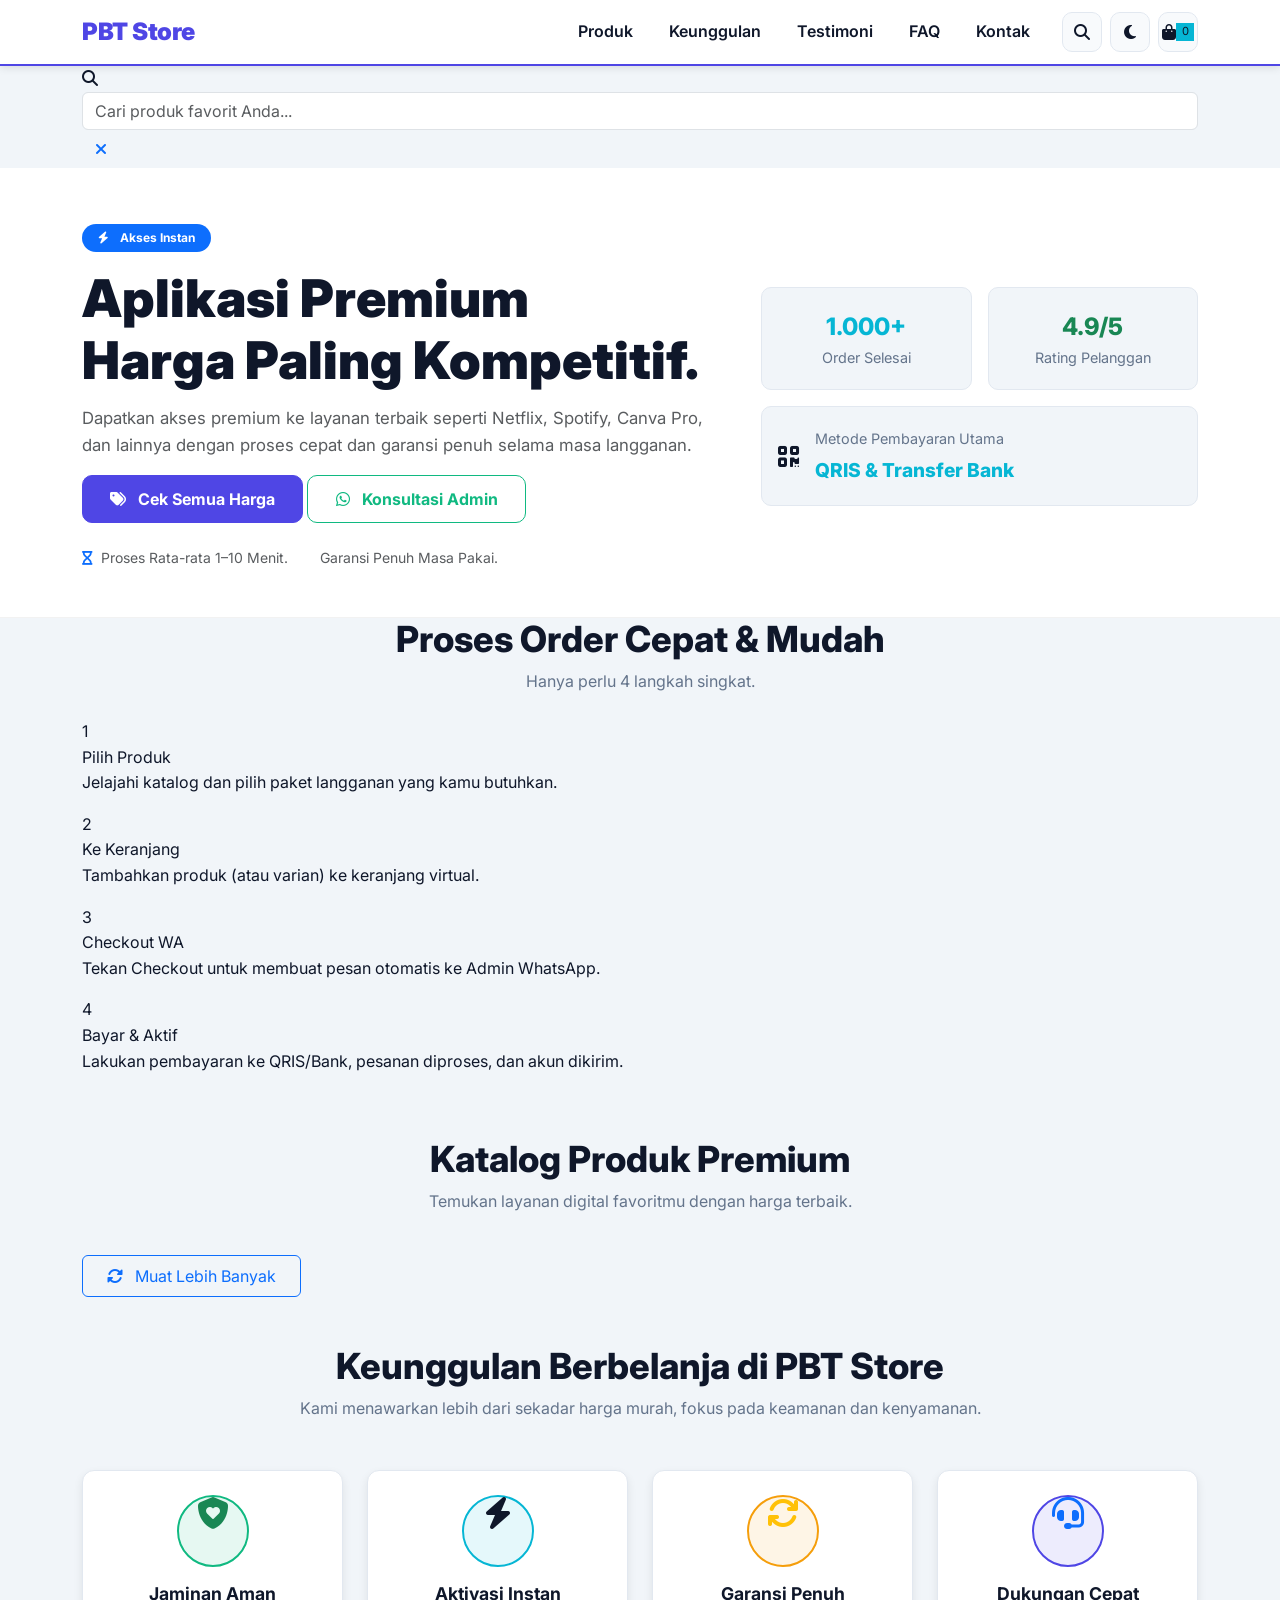
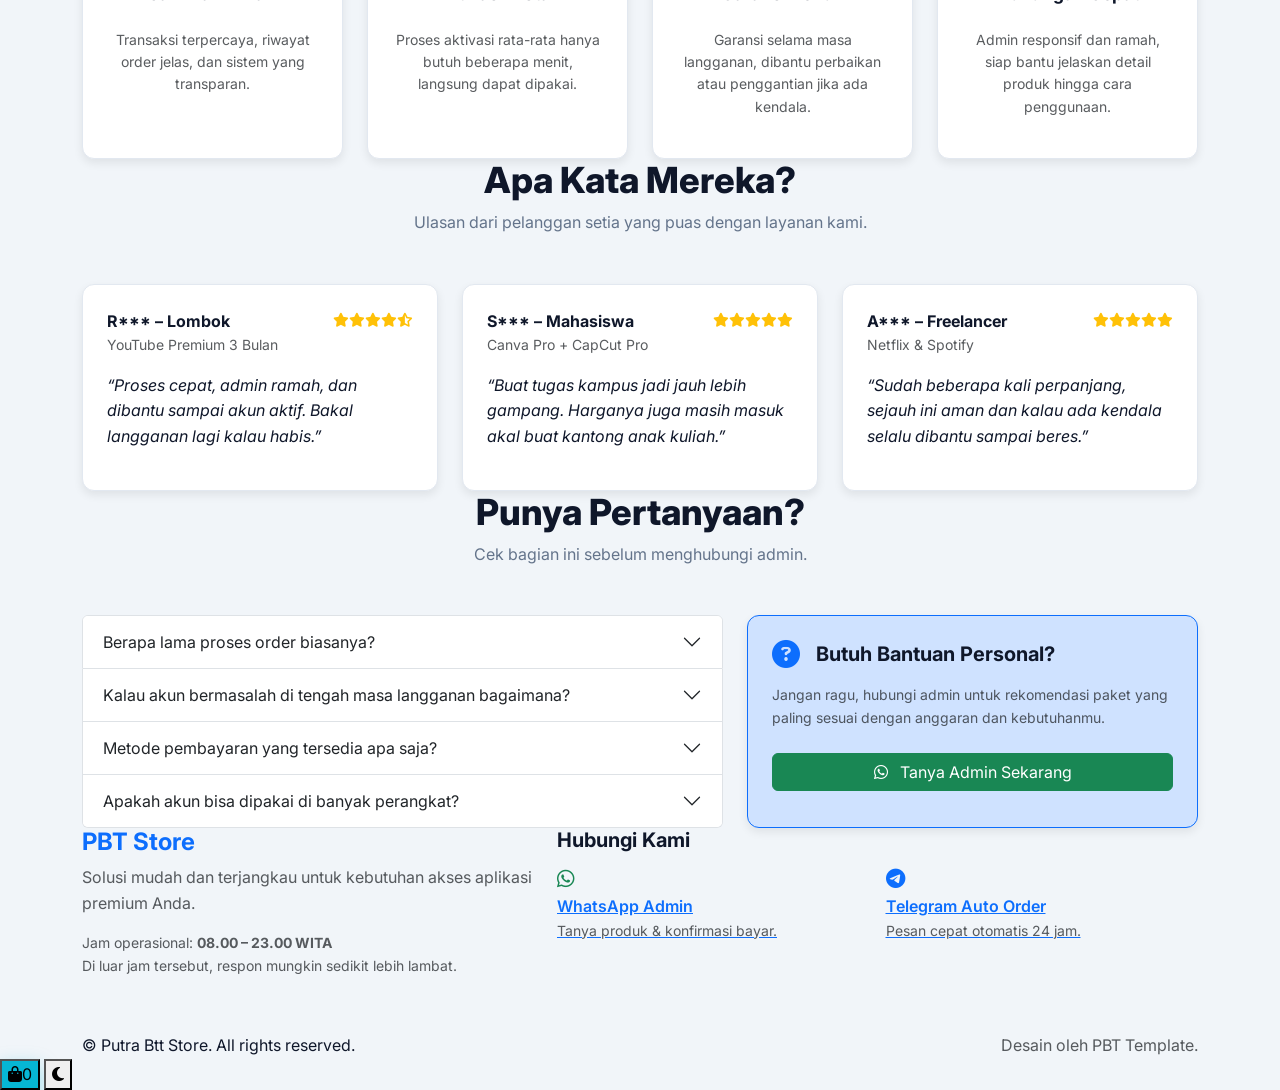
<file: backup/index-jual.html>
<!DOCTYPE html>
<html lang="id" data-theme="light">
<head>
    <meta charset="UTF-8" />
    <meta name="viewport" content="width=device-width, initial-scale=1" />
    <title>Putra Btt Store - Price List | Neo-Minimalis Template</title>
    <!-- Bootstrap 5.3 CSS -->
    <link href="https://cdn.jsdelivr.net/npm/bootstrap@5.3.3/dist/css/bootstrap.min.css" rel="stylesheet" />
    <!-- Font Awesome Icons -->
    <link href="https://cdnjs.cloudflare.com/ajax/libs/font-awesome/6.4.0/css/all.min.css" rel="stylesheet" />
    <!-- Custom Font: Inter (Standard for modern web) -->
    <link href="https://fonts.googleapis.com/css2?family=Inter:wght@400;500;600;700;800;900&display=swap" rel="stylesheet" />
    
    <!-- ============================================== -->
    <!-- ============== GLOBAL & THEME CSS ============== -->
    <!-- ============================================== -->
    <style>
        /* Variabel CSS Kustom untuk Theme Switching dan Konsistensi */
        :root{
            --primary-color: #4f46e5; /* Indigo-600 */
            --secondary-color: #6366f1; /* Indigo-500 */
            --accent-color: #06b6d4; /* Cyan-600 - Digunakan untuk highlight */
            --success-color: #10b981;
            --warning-color: #f59e0b;
            --danger-color: #ef4444;
            
            --dark-color: #0f172a; /* Slate-900 */
            --light-color: #f8fafc; /* Slate-50 */
            --muted-color: #64748b; /* Slate-500 */
            
            --bg-page: #f1f5f9; /* Slate-100/Light Page BG */
            --bg-surface: #ffffff; /* White/Card BG */
            --text-main: #0f172a; /* Main Text Color */
            
            --card-shadow: 0 4px 10px rgba(0, 0, 0, 0.08);
            --card-shadow-hover: 0 10px 25px rgba(0, 0, 0, 0.15);
            --border-radius-main: 12px;
            --gradient-accent: linear-gradient(135deg, var(--accent-color) 0%, #34d399 100%);
            
            --nav-h: 64px; /* Dihitung ulang via JS */
        }

        /* Dark Mode Theme Definition */
        html[data-theme="dark"]{
            --bg-page: #0f172a; /* Slate-900 */
            --bg-surface: #1e293b; /* Slate-800/Card BG */
            --text-main: #f1f5f9; /* Slate-100 */
            --light-color: #0f172a;
            --muted-color: #94a3b8;
            --card-shadow: 0 1px 3px rgba(0, 0, 0, 0.7);
            --card-shadow-hover: 0 8px 20px rgba(0, 0, 0, 0.9);
        }

        /* Base Styles */
        * { box-sizing: border-box; }
        body { 
            font-family: 'Inter', -apple-system, BlinkMacSystemFont, sans-serif;
            background: var(--bg-page);
            min-height: 100vh;
            line-height: 1.6;
            color: var(--text-main);
            transition: background 0.3s, color 0.3s;
        }
        .container-main {
            background: var(--bg-page);
            min-height: 100vh;
            padding: 0;
        }

        /* ============================================== */
        /* ============== NAVBAR REDESIGN (A) ============== */
        /* ============================================== */
        .nav-solid {
            position: sticky; top: 0; z-index: 1100;
            background: var(--bg-surface);
            border-bottom: 2px solid var(--primary-color);
            box-shadow: 0 2px 8px rgba(0, 0, 0, 0.1);
        }
        html[data-theme="dark"] .nav-solid {
            border-color: #374151;
            box-shadow: 0 2px 8px rgba(0, 0, 0, 0.5);
        }
        .navbar-brand {
            font-weight: 900; letter-spacing: -0.5px;
            color: var(--primary-color) !important;
            font-size: 1.5rem;
        }
        .nav-link {
            font-weight: 600;
            border-radius: 8px;
            padding: 0.5rem 1rem !important;
            color: var(--text-main) !important;
            transition: background 0.2s, color 0.2s;
        }
        .nav-link:hover { background: rgba(79, 70, 229, 0.1); }
        html[data-theme="dark"] .nav-link:hover { background: rgba(79, 70, 229, 0.2); }
        .nav-link.active {
            color: white !important;
            background: var(--primary-color);
            box-shadow: 0 4px 10px rgba(79, 70, 229, 0.4);
        }
        
        /* Navbar Utility Buttons */
        .nav-icon-btn {
            width: 40px; height: 40px; border-radius: 10px;
            border: 1px solid #e2e8f0; background: var(--light-color);
            color: var(--text-main);
            display: inline-flex; align-items: center; justify-content: center;
            transition: all 0.2s;
        }
        .nav-icon-btn:hover {
            transform: translateY(-1px);
            box-shadow: 0 2px 5px rgba(0, 0, 0, 0.1);
            color: var(--primary-color);
        }
        html[data-theme="dark"] .nav-icon-btn {
            background: #1f2937; border-color: #374151; color: #f1f5f9;
        }
        html[data-theme="dark"] .nav-icon-btn:hover {
            color: var(--accent-color);
            box-shadow: 0 2px 5px rgba(0, 0, 0, 0.5);
        }
        .nav-cart-count {
            top: -4px; right: -4px; min-width: 18px; height: 18px; font-size: 0.7rem;
            background: var(--accent-color);
        }

        /* Toggler Icon in Dark Mode */
        html[data-theme='dark'] .navbar-toggler-icon {
            background-image: url("data:image/svg+xml,%3Csvg xmlns='http://www.w3.org/2000/svg' width='24' height='24' viewBox='0 0 24 24'%3E%3Cpath stroke='%23f1f5f9' stroke-width='2' stroke-linecap='round' d='M4 6h16M4 12h16M4 18h16'/%3E%3C/svg%3E");
        }

        /* ============================================== */
        /* ============== HERO SECTION (B) ============== */
        /* ============================================== */
        .hero-section {
            padding: 3.5rem 0 3rem;
            background: var(--bg-surface);
            border-bottom: 1px solid rgba(0, 0, 0, 0.05);
        }
        html[data-theme="dark"] .hero-section {
            background: var(--bg-surface);
            border-color: #374151;
        }
        .hero-title {
            font-size: 2.5rem; font-weight: 900; margin-bottom: 0.75rem;
            line-height: 1.2;
        }
        @media(min-width: 768px) {
            .hero-title { font-size: 3.25rem; }
        }
        .hero-subtitle {
            font-size: 1.05rem;
        }
        .hero-actions .btn {
            font-weight: 700;
            border-radius: 10px;
            padding: 0.7rem 1.7rem;
            transition: transform 0.2s, box-shadow 0.2s;
        }
        .hero-actions .btn-primary {
            background: var(--primary-color); border-color: var(--primary-color);
        }
        .hero-actions .btn-outline-success {
            color: var(--success-color); border-color: var(--success-color);
        }
        .hero-actions .btn:hover {
            transform: translateY(-2px);
            box-shadow: 0 8px 15px rgba(0, 0, 0, 0.1);
        }
        
        .hero-stat-card {
            border-radius: 10px;
            padding: 1.25rem 1rem;
            background: var(--bg-page);
            border: 1px solid #e2e8f0;
        }
        html[data-theme="dark"] .hero-stat-card {
            background: #111827; border-color: #374151;
        }
        .hero-stat-value {
            font-weight: 800; font-size: 1.5rem;
            color: var(--accent-color);
        }
        .hero-stat-label {
            font-size: 0.9rem; color: var(--muted-color);
        }
        
        /* ============================================== */
        /* ============== PRODUCT CARD REDESIGN (C) ============== */
        /* ============================================== */

        .products-section{ padding: 3rem 0; background: var(--bg-page); }
        
        .section-title { font-size: 2.25rem; font-weight: 800; }
        .section-subtitle { font-size: 1rem; color: var(--muted-color); }

        .prod-card {
            background: var(--bg-surface);
            border-radius: var(--border-radius-main);
            box-shadow: var(--card-shadow);
            transition: all 0.4s cubic-bezier(0.25, 0.8, 0.25, 1);
            border: 1px solid #e2e8f0;
            overflow: hidden;
            height: 100%;
            position: relative;
        }
        html[data-theme="dark"] .prod-card { border-color: #374151; }
        
        .prod-card:hover {
            transform: translateY(-5px);
            box-shadow: var(--card-shadow-hover);
            border-color: var(--accent-color);
        }
        
        .prod-icon {
            width: 72px; height: 72px; margin: 0 auto 1rem;
            background: var(--bg-page);
            border-radius: 999px; /* Lingkaran */
            border: 2px solid var(--primary-color);
            transition: all 0.3s;
        }
        .prod-card:hover .prod-icon {
            background: var(--primary-color);
            transform: scale(1.05);
        }
        .prod-icon img {
            width: 44px; height: 44px; object-fit: contain;
            filter: none; transition: filter 0.3s;
        }
        .prod-card:hover .prod-icon img {
            filter: brightness(0) invert(1);
        }
        
        .prod-title {
            font-size: 1.1rem; font-weight: 700; line-height: 1.3;
            min-height: 2.6em; /* Untuk konsistensi layout */
        }
        
        .prod-price {
            font-size: 1.3rem; font-weight: 900;
            color: var(--accent-color); /* Menggunakan aksen cyan untuk harga */
        }
        .prod-price-old {
            font-size: 0.9rem; color: var(--muted-color);
            text-decoration: line-through;
        }
        
        .prod-actions .icon-btn {
            border-radius: 8px; border: 1px solid var(--primary-color);
            background: rgba(79, 70, 229, 0.1);
            color: var(--primary-color);
        }
        .prod-actions .icon-btn:hover {
            background: var(--primary-color);
            color: white;
        }
        .prod-actions .quick-wa {
            border-color: var(--success-color);
            background: rgba(16, 185, 129, 0.1);
            color: var(--success-color);
        }
        .prod-actions .quick-wa:hover {
            background: var(--success-color);
            color: white;
        }

        .category-badge-main {
            position: absolute; top: 1rem; right: 1rem;
            background: var(--primary-color); color: #fff;
            padding: 0.25rem 0.75rem; border-radius: 6px;
            font-size: 0.8rem; font-weight: 700;
        }

        /* ============================================== */
        /* ============== DETAIL MODAL & CART ============== */
        /* ============================================== */
        .modal-header {
            background: var(--primary-color);
        }
        .modal-title { font-weight: 700; }
        .modal-product-main {
            border: 2px solid var(--accent-color);
            border-radius: 10px;
            padding: 1rem;
            background: var(--bg-page);
        }
        html[data-theme="dark"] .modal-product-main {
             background: #020617;
        }
        .variant-card {
            border-radius: 10px;
            border: 1px solid #e2e8f0;
            transition: all 0.2s;
        }
        .variant-card:hover {
            border-color: var(--primary-color);
            box-shadow: 0 4px 10px rgba(79, 70, 229, 0.2);
        }
        html[data-theme="dark"] .variant-card { border-color: #374151; }
        html[data-theme="dark"] .variant-card:hover {
            box-shadow: 0 4px 10px rgba(79, 70, 229, 0.5);
        }

        /* ============================================== */
        /* ============== UTILITY & ANIMATION ============== */
        /* ============================================== */
        .floating-cart {
            background: var(--accent-color);
            box-shadow: 0 8px 20px rgba(6, 182, 212, 0.4);
            transition: all 0.3s;
        }
        .floating-cart:hover {
            transform: scale(1.05);
        }
        .loading {
            /* Loading spinner - unchanged but important */
        }
    </style>
</head>
<body>
    <div class="container-main">
        <!-- ============================================== -->
        <!-- ============== NAVIGASI UTAMA ============== -->
        <!-- ============================================== -->
        <nav class="navbar navbar-expand-lg nav-solid" id="mainNavbar">
            <div class="container">
                <a class="navbar-brand" href="#hero">PBT Store</a>

                <div class="d-flex align-items-center d-lg-none ms-auto gap-1">
                    <!-- Search icon mobile -->
                    <button class="nav-icon-btn d-inline-flex" type="button" data-nav-search>
                        <i class="fa-solid fa-magnifying-glass"></i>
                    </button>

                    <!-- Menu toggler mobile -->
                    <button class="navbar-toggler" type="button" data-bs-toggle="collapse" data-bs-target="#mainNav">
                        <span class="navbar-toggler-icon"></span>
                    </button>

                </div>
                
                <div class="collapse navbar-collapse" id="mainNav">
                    <ul class="navbar-nav ms-auto align-items-lg-center gap-lg-1">
                        <li class="nav-item"><a class="nav-link" data-scroll href="#listProduk">Produk</a></li>
                        <li class="nav-item"><a class="nav-link" data-scroll href="#keunggulan">Keunggulan</a></li>
                        <li class="nav-item"><a class="nav-link" data-scroll href="#testimoni">Testimoni</a></li>
                        <li class="nav-item"><a class="nav-link" data-scroll href="#faq">FAQ</a></li>
                        <li class="nav-item"><a class="nav-link" data-scroll href="#kontak">Kontak</a></li>
                    </ul>

                    <!-- ICON UNTUK DESKTOP -->
                    <div class="d-flex align-items-center gap-2 ms-lg-3">
                        <button class="nav-icon-btn position-relative d-none d-lg-inline-flex"
                                title="Cari Produk" data-nav-search>
                            <i class="fa-solid fa-magnifying-glass"></i>
                        </button>

                        <button id="navDarkBtn" class="nav-icon-btn position-relative" title="Toggle Dark Mode">
                            <i class="fa-solid fa-moon"></i>
                        </button>

                        <button class="nav-icon-btn position-relative" type="button" data-bs-toggle="offcanvas" data-bs-target="#offcanvasCart">
                            <i class="fa-solid fa-bag-shopping"></i>
                            <span id="navCartCount" class="nav-cart-count">0</span>
                        </button>
                    </div>
                </div>
            </div>
        </nav>

        <!-- Search Overlay (Untuk responsifitas) -->
        <div id="searchOverlay" class="search-overlay">
            <div class="container">
                <div class="search-overlay-inner">
                    <i class="fas fa-search overlay-icon"></i>
                    <input type="text" id="searchInput" class="form-control search-input"
                           placeholder="Cari produk favorit Anda..." />
                    <button class="btn btn-link text-decoration-none close-search" id="btnCloseSearch" aria-label="Tutup">
                        <i class="fa-solid fa-xmark"></i>
                    </button>
                </div>
            </div>
        </div>

        <!-- ============================================== -->
        <!-- ================ HERO SECTION ================ -->
        <!-- ============================================== -->
        <section class="hero-section" id="hero">
            <div class="container">
                <div class="row g-5 align-items-center">
                    <!-- Teks dan CTA -->
                    <div class="col-md-7">
                        <span class="badge bg-primary px-3 py-2 rounded-pill mb-3">
                            <i class="fa-solid fa-bolt me-2"></i> Akses Instan
                        </span>
                        <h1 class="hero-title text-start">
                            Aplikasi Premium <br class="d-none d-md-block" />
                            Harga Paling Kompetitif.
                        </h1>
                        <p class="hero-subtitle text-muted text-start">
                            Dapatkan akses premium ke layanan terbaik seperti Netflix, Spotify, Canva Pro, dan lainnya
                            dengan proses cepat dan garansi penuh selama masa langganan.
                        </p>
                        <div class="hero-actions">
                            <a href="#listProduk" data-scroll class="btn btn-primary">
                                <i class="fa-solid fa-tags me-2"></i> Cek Semua Harga
                            </a>
                            <a href="https://wa.me/6282340915319" target="_blank" class="btn btn-outline-success">
                                <i class="fa-brands fa-whatsapp me-2"></i> Konsultasi Admin
                            </a>
                        </div>
                        <div class="d-flex flex-wrap align-items-center gap-4 mt-4 small text-muted">
                            <div class="d-flex align-items-center gap-2">
                                <i class="fa-solid fa-hourglass text-primary"></i>
                                <span>Proses Rata-rata 1–10 Menit.</span>
                            </div>
                            <div class="d-flex align-items-center gap-2">
                                <i class="fa-solid fa-shield-check text-success"></i>
                                <span>Garansi Penuh Masa Pakai.</span>
                            </div>
                        </div>
                    </div>
                    <!-- Statistik dan Pembayaran -->
                    <div class="col-md-5">
                        <div class="row g-3">
                            <div class="col-6">
                                <div class="hero-stat-card text-center">
                                    <div class="hero-stat-value">1.000+</div>
                                    <div class="hero-stat-label">Order Selesai</div>
                                </div>
                            </div>
                            <div class="col-6">
                                <div class="hero-stat-card text-center">
                                    <div class="hero-stat-value text-success">4.9/5</div>
                                    <div class="hero-stat-label">Rating Pelanggan</div>
                                </div>
                            </div>
                            <div class="col-12">
                                <div class="hero-stat-card">
                                    <div class="d-flex align-items-center gap-3">
                                        <i class="fa-solid fa-qrcode fs-4 text-accent"></i>
                                        <div>
                                            <div class="hero-stat-label mb-1">Metode Pembayaran Utama</div>
                                            <div class="hero-stat-value" style="font-size:1.2rem;">QRIS & Transfer Bank</div>
                                        </div>
                                    </div>
                                </div>
                            </div>
                        </div>
                    </div>
                </div>
            </div>
        </section>

        <!-- ============================================== -->
        <!-- ================ MAIN CONTENT ================ -->
        <!-- ============================================== -->
        <main id="produk">
            
            <!-- Cara Order (Simple Steps) -->
            <section class="steps-section" id="cara-order">
                <div class="container">
                    <h2 class="section-title text-center">Proses Order Cepat & Mudah</h2>
                    <p class="section-subtitle text-center">Hanya perlu 4 langkah singkat.</p>

                    <div class="steps-minimal mt-4">
                        <!-- Step 1 -->
                        <div class="step-pill">
                            <span class="step-pill-number">1</span>
                            <div class="step-pill-title">Pilih Produk</div>
                            <p class="step-pill-text">Jelajahi katalog dan pilih paket langganan yang kamu butuhkan.</p>
                        </div>
                        <!-- Step 2 -->
                        <div class="step-pill">
                            <span class="step-pill-number">2</span>
                            <div class="step-pill-title">Ke Keranjang</div>
                            <p class="step-pill-text">Tambahkan produk (atau varian) ke keranjang virtual.</p>
                        </div>
                        <!-- Step 3 -->
                        <div class="step-pill">
                            <span class="step-pill-number">3</span>
                            <div class="step-pill-title">Checkout WA</div>
                            <p class="step-pill-text">Tekan Checkout untuk membuat pesan otomatis ke Admin WhatsApp.</p>
                        </div>
                        <!-- Step 4 -->
                        <div class="step-pill">
                            <span class="step-pill-number">4</span>
                            <div class="step-pill-title">Bayar & Aktif</div>
                            <p class="step-pill-text">Lakukan pembayaran ke QRIS/Bank, pesanan diproses, dan akun dikirim.</p>
                        </div>
                    </div>
                </div>
            </section>

            <!-- Product List (Data from Sheet) -->
            <section class="products-section" id="listProduk">
                <div class="container">
                    <h2 class="section-title text-center">Katalog Produk Premium</h2>
                    <p class="section-subtitle text-center">Temukan layanan digital favoritmu dengan harga terbaik.</p>
                    
                    <!-- Kategori filter (Optional: bisa ditambahkan nanti jika diperlukan) -->

                    <div class="row g-4 mt-3" id="produk-list">
                        <!-- Produk Card akan dirender di sini -->
                    </div>

                    <!-- Load More Button -->
                    <div class="load-more-wrap">
                        <button id="btnLoadMore" class="btn btn-outline-primary px-4 py-2 mt-4">
                            <i class="fa-solid fa-rotate me-2"></i> Muat Lebih Banyak
                        </button>
                    </div>
                </div>
            </section>
            
            <!-- Keunggulan (Benefits) -->
            <section class="benefit-section" id="keunggulan">
                <div class="container">
                    <h2 class="section-title text-center">Keunggulan Berbelanja di PBT Store</h2>
                    <p class="section-subtitle text-center">Kami menawarkan lebih dari sekadar harga murah, fokus pada keamanan dan kenyamanan.</p>

                    <div class="row g-4 mt-4">
                        <!-- Benefit 1 -->
                        <div class="col-md-3 col-sm-6">
                            <div class="prod-card text-center p-4">
                                <div class="prod-icon" style="border-color: var(--success-color); background: rgba(16, 185, 129, 0.1);">
                                    <i class="fa-solid fa-shield-heart fa-2x text-success"></i>
                                </div>
                                <div class="prod-title">Jaminan Aman</div>
                                <p class="text-muted small">Transaksi terpercaya, riwayat order jelas, dan sistem yang transparan.</p>
                            </div>
                        </div>
                        <!-- Benefit 2 -->
                        <div class="col-md-3 col-sm-6">
                            <div class="prod-card text-center p-4">
                                <div class="prod-icon" style="border-color: var(--accent-color); background: rgba(6, 182, 212, 0.1);">
                                    <i class="fa-solid fa-bolt fa-2x text-accent"></i>
                                </div>
                                <div class="prod-title">Aktivasi Instan</div>
                                <p class="text-muted small">Proses aktivasi rata-rata hanya butuh beberapa menit, langsung dapat dipakai.</p>
                            </div>
                        </div>
                        <!-- Benefit 3 -->
                        <div class="col-md-3 col-sm-6">
                            <div class="prod-card text-center p-4">
                                <div class="prod-icon" style="border-color: var(--warning-color); background: rgba(245, 158, 11, 0.1);">
                                    <i class="fa-solid fa-arrows-rotate fa-2x text-warning"></i>
                                </div>
                                <div class="prod-title">Garansi Penuh</div>
                                <p class="text-muted small">Garansi selama masa langganan, dibantu perbaikan atau penggantian jika ada kendala.</p>
                            </div>
                        </div>
                        <!-- Benefit 4 -->
                        <div class="col-md-3 col-sm-6">
                            <div class="prod-card text-center p-4">
                                <div class="prod-icon" style="border-color: var(--primary-color); background: rgba(79, 70, 229, 0.1);">
                                    <i class="fa-solid fa-headset fa-2x text-primary"></i>
                                </div>
                                <div class="prod-title">Dukungan Cepat</div>
                                <p class="text-muted small">Admin responsif dan ramah, siap bantu jelaskan detail produk hingga cara penggunaan.</p>
                            </div>
                        </div>
                    </div>
                </div>
            </section>
            
            <!-- Testimoni -->
            <section class="testimonial-section" id="testimoni">
                <div class="container">
                    <h2 class="section-title text-center">Apa Kata Mereka?</h2>
                    <p class="section-subtitle text-center">Ulasan dari pelanggan setia yang puas dengan layanan kami.</p>

                    <div class="row g-4 mt-4">
                        <!-- Testimoni Card 1 -->
                        <div class="col-md-4">
                            <div class="prod-card p-4 h-100">
                                <div class="d-flex justify-content-between align-items-start">
                                    <div>
                                        <div class="fw-bold">R*** – Lombok</div>
                                        <div class="small text-muted">YouTube Premium 3 Bulan</div>
                                    </div>
                                    <div class="text-warning small" title="4.5 Bintang">
                                        <i class="fa-solid fa-star"></i><i class="fa-solid fa-star"></i><i class="fa-solid fa-star"></i><i class="fa-solid fa-star"></i><i class="fa-solid fa-star-half-stroke"></i>
                                    </div>
                                </div>
                                <p class="mt-3 fst-italic">
                                    “Proses cepat, admin ramah, dan dibantu sampai akun aktif. Bakal langganan lagi kalau habis.”
                                </p>
                            </div>
                        </div>
                        <!-- Testimoni Card 2 -->
                        <div class="col-md-4">
                            <div class="prod-card p-4 h-100">
                                <div class="d-flex justify-content-between align-items-start">
                                    <div>
                                        <div class="fw-bold">S*** – Mahasiswa</div>
                                        <div class="small text-muted">Canva Pro + CapCut Pro</div>
                                    </div>
                                    <div class="text-warning small" title="5.0 Bintang">
                                        <i class="fa-solid fa-star"></i><i class="fa-solid fa-star"></i><i class="fa-solid fa-star"></i><i class="fa-solid fa-star"></i><i class="fa-solid fa-star"></i>
                                    </div>
                                </div>
                                <p class="mt-3 fst-italic">
                                    “Buat tugas kampus jadi jauh lebih gampang. Harganya juga masih masuk akal buat kantong anak kuliah.”
                                </p>
                            </div>
                        </div>
                        <!-- Testimoni Card 3 -->
                        <div class="col-md-4">
                            <div class="prod-card p-4 h-100">
                                <div class="d-flex justify-content-between align-items-start">
                                    <div>
                                        <div class="fw-bold">A*** – Freelancer</div>
                                        <div class="small text-muted">Netflix & Spotify</div>
                                    </div>
                                    <div class="text-warning small" title="5.0 Bintang">
                                        <i class="fa-solid fa-star"></i><i class="fa-solid fa-star"></i><i class="fa-solid fa-star"></i><i class="fa-solid fa-star"></i><i class="fa-solid fa-star"></i>
                                    </div>
                                </div>
                                <p class="mt-3 fst-italic">
                                    “Sudah beberapa kali perpanjang, sejauh ini aman dan kalau ada kendala selalu dibantu sampai beres.”
                                </p>
                            </div>
                        </div>
                    </div>
                </div>
            </section>
            
            <!-- FAQ & CTA -->
            <section class="faq-section" id="faq">
                <div class="container">
                    <h2 class="section-title text-center">Punya Pertanyaan?</h2>
                    <p class="section-subtitle text-center">Cek bagian ini sebelum menghubungi admin.</p>

                    <div class="row g-4 mt-4">
                        <div class="col-md-7">
                            <div class="accordion faq-accordion" id="faqAccordion">
                                <!-- FAQ 1 -->
                                <div class="accordion-item">
                                    <h2 class="accordion-header"><button class="accordion-button collapsed" type="button" data-bs-toggle="collapse" data-bs-target="#faqOne">Berapa lama proses order biasanya?</button></h2>
                                    <div id="faqOne" class="accordion-collapse collapse" data-bs-parent="#faqAccordion">
                                        <div class="accordion-body">Estimasi proses normal antara <strong>1–10 menit</strong> pada jam operasional. Kami akan memberikan notifikasi jika ada antrian panjang.</div>
                                    </div>
                                </div>
                                <!-- FAQ 2 -->
                                <div class="accordion-item">
                                    <h2 class="accordion-header"><button class="accordion-button collapsed" type="button" data-bs-toggle="collapse" data-bs-target="#faqTwo">Kalau akun bermasalah di tengah masa langganan bagaimana?</button></h2>
                                    <div id="faqTwo" class="accordion-collapse collapse" data-bs-parent="#faqAccordion">
                                        <div class="accordion-body">Langsung hubungi admin. Selama masih dalam masa garansi dan sesuai ketentuan, akan dibantu <strong>perbaikan atau penggantian</strong> secepatnya.</div>
                                    </div>
                                </div>
                                <!-- FAQ 3 -->
                                <div class="accordion-item">
                                    <h2 class="accordion-header"><button class="accordion-button collapsed" type="button" data-bs-toggle="collapse" data-bs-target="#faqThree">Metode pembayaran yang tersedia apa saja?</button></h2>
                                    <div id="faqThree" class="accordion-collapse collapse" data-bs-parent="#faqAccordion">
                                        <div class="accordion-body">Pembayaran dapat dilakukan melalui <strong>QRIS</strong> dan transfer bank. Detail rekening dikirim setelah kamu checkout via WhatsApp.</div>
                                    </div>
                                </div>
                                <!-- FAQ 4 -->
                                <div class="accordion-item">
                                    <h2 class="accordion-header"><button class="accordion-button collapsed" type="button" data-bs-toggle="collapse" data-bs-target="#faqFour">Apakah akun bisa dipakai di banyak perangkat?</button></h2>
                                    <div id="faqFour" class="accordion-collapse collapse" data-bs-parent="#faqAccordion">
                                        <div class="accordion-body">Setiap aplikasi punya <strong>aturan penggunaan</strong> berbeda. Admin akan menjelaskan batasan *device* sebelum kamu melakukan pembayaran.</div>
                                    </div>
                                </div>
                            </div>
                        </div>

                        <!-- Mini CTA Card -->
                        <div class="col-md-5">
                            <div class="prod-card p-4 h-100 bg-primary-subtle border-primary">
                                <div class="d-flex align-items-center mb-3">
                                    <i class="fa-solid fa-circle-question fs-3 text-primary me-3"></i>
                                    <h5 class="fw-bold mb-0">Butuh Bantuan Personal?</h5>
                                </div>
                                <p class="text-muted small">
                                    Jangan ragu, hubungi admin untuk rekomendasi paket yang paling sesuai dengan anggaran dan kebutuhanmu.
                                </p>
                                <a href="https://wa.me/6282340915319?text=Halo%20min%2C%20saya%20mau%20tanya%20dulu%20sebelum%20order%20produk%20digital." target="_blank"
                                   class="btn btn-success w-100 mt-2">
                                    <i class="fa-brands fa-whatsapp me-2"></i> Tanya Admin Sekarang
                                </a>
                            </div>
                        </div>
                    </div>
                </div>
            </section>

            <!-- Kontak & Footer -->
            <section class="contact-section" id="kontak">
                <div class="container">
                    <div class="row g-4 align-items-start">
                        <div class="col-md-5">
                            <h3 class="fw-bold text-primary" style="font-size:1.5rem;">PBT Store</h3>
                            <p class="text-muted mt-2 mb-3">
                                Solusi mudah dan terjangkau untuk kebutuhan akses aplikasi premium Anda.
                            </p>
                            <ul class="list-unstyled small text-muted">
                                <li>Jam operasional: <strong>08.00 – 23.00 WITA</strong></li>
                                <li>Di luar jam tersebut, respon mungkin sedikit lebih lambat.</li>
                            </ul>
                        </div>
                        <div class="col-md-7">
                            <h5 class="fw-bold mb-3">Hubungi Kami</h5>
                            <div class="row g-3">
                                <div class="col-sm-6">
                                    <a href="https://wa.me/6282340915319" target="_blank" class="contact-link">
                                        <i class="fa-brands fa-whatsapp fs-5 text-success"></i>
                                        <div>
                                            <div class="fw-semibold">WhatsApp Admin</div>
                                            <div class="small text-muted">Tanya produk & konfirmasi bayar.</div>
                                        </div>
                                    </a>
                                </div>
                                <div class="col-sm-6">
                                    <a href="https://t.me/AutoOrderPBS_bot" target="_blank" class="contact-link">
                                        <i class="fa-brands fa-telegram fs-5 text-primary"></i>
                                        <div>
                                            <div class="fw-semibold">Telegram Auto Order</div>
                                            <div class="small text-muted">Pesan cepat otomatis 24 jam.</div>
                                        </div>
                                    </a>
                                </div>
                            </div>
                        </div>
                    </div>

                    <div class="footer-mini mt-4 pt-3">
                        <div class="d-flex flex-wrap justify-content-between gap-2">
                            <span>&copy; <span id="footerYear"></span> Putra Btt Store. All rights reserved.</span>
                            <span class="text-muted">Desain oleh PBT Template.</span>
                        </div>
                    </div>
                </div>
            </section>
        </main>
    </div>

    <!-- ============================================== -->
    <!-- ============== MODAL & OFFCANVAS ============== -->
    <!-- ============================================== -->
    
    <!-- Modal Detail Produk -->
    <div class="modal fade" id="produkModal" tabindex="-1" aria-labelledby="produkModalLabel" aria-hidden="true">
        <div class="modal-dialog modal-lg modal-dialog-scrollable">
            <div class="modal-content" id="produkModalContent">
                <div class="modal-header">
                    <h5 class="modal-title" id="produkModalLabel"><i class="fas fa-info-circle me-2"></i> Detail & Varian Produk</h5>
                    <button type="button" class="btn-close" data-bs-dismiss="modal" aria-label="Tutup"></button>
                </div>
                <div class="modal-body" id="modalBody">
                    <!-- Konten detail produk & varian akan di-inject di sini -->
                </div>
                <div class="modal-footer">
                    <!-- Tombol Keranjang: Menambahkan varian default/utama ke keranjang -->
                    <button class="btn btn-outline-primary" id="modalAddCart"><i class="fa-solid fa-cart-plus me-2"></i><span>Keranjang</span></button>
                    <!-- Tombol Pesan Langsung: Pesan varian default/utama via WA -->
                    <a href="#" class="btn btn-success" id="modalPesanBtn" target="_blank"><i class="fab fa-whatsapp me-2"></i><span>Pesan Sekarang</span></a>
                </div>
            </div>
        </div>
    </div>

    <!-- Offcanvas Cart -->
    <div class="offcanvas offcanvas-end" tabindex="-1" id="offcanvasCart" aria-labelledby="offcanvasCartLabel">
        <div class="offcanvas-header bg-light">
            <h5 class="offcanvas-title fw-bold" id="offcanvasCartLabel"><i class="fa-solid fa-basket-shopping me-2 text-primary"></i>Keranjang Anda</h5>
            <button type="button" class="btn-close" data-bs-dismiss="offcanvas" aria-label="Close"></button>
        </div>
        <div class="offcanvas-body d-flex flex-column">
            <div id="cartItems" class="mb-3 flex-grow-1">
                <!-- Item Keranjang dirender di sini -->
            </div>
            <div class="mt-auto border-top pt-3">
                <div class="d-flex justify-content-between fw-bold fs-5 mb-3">
                    <span>Total Belanja</span><span id="cartTotal" class="text-accent">Rp0</span>
                </div>
                <div class="d-grid gap-2">
                    <button class="btn btn-outline-danger" id="btnClearCart"><i class="fa-solid fa-trash me-2"></i>Hapus Keranjang</button>
                    <a href="#" target="_blank" id="btnCheckoutWA" class="btn btn-success"><i class="fab fa-whatsapp me-2"></i>Checkout via WhatsApp</a>
                </div>
            </div>
        </div>
    </div>

    <!-- Floating buttons (Cart dan Dark Mode Toggle) -->
    <button class="floating-cart" type="button" data-bs-toggle="offcanvas" data-bs-target="#offcanvasCart" aria-controls="offcanvasCart">
        <i class="fa-solid fa-bag-shopping"></i><span class="count" id="cartCount">0</span>
    </button>
    <button class="floating-dark" id="floatingDarkBtn" title="Toggle Dark Mode">
        <i class="fa-solid fa-moon"></i>
    </button>

    <!-- Bootstrap 5.3 JavaScript Bundle -->
    <script src="https://cdn.jsdelivr.net/npm/bootstrap@5.3.3/dist/js/bootstrap.bundle.min.js"></script>
    
    <!-- ============================================== -->
    <!-- ============= CORE JAVASCRIPT LOGIC ============ -->
    <!-- ============================================== -->
    <script>
        // Memastikan tinggi navbar (CSS Variable --nav-h) selalu up-to-date
        const navbar = document.getElementById('mainNavbar');
        function refreshNavH(){
            const h = navbar ? navbar.offsetHeight : 64;
            document.documentElement.style.setProperty('--nav-h', h + 'px');
        }
        ['resize','orientationchange','load'].forEach(ev => window.addEventListener(ev, refreshNavH));
        document.addEventListener('shown.bs.modal', refreshNavH);
        document.addEventListener('shown.bs.collapse', refreshNavH);
        document.addEventListener('hidden.bs.collapse', refreshNavH);
        refreshNavH();

        // ========= CONFIGURASI GOOGLE SHEET & WHATSAPP =========
        const SHEET_ID = "16fNB7oX2-PIIuNDjrzL3xgtNSQTTnxC2gxW2x78GoHI";
        const SHEET_NAME = "Produk";
        const DEFAULT_WA = "6282340915319";
        // URL untuk mengambil data JSON dari Google Sheet (format GViz TQ)
        const SHEET_JSON_URL = `https://docs.google.com/spreadsheets/d/${SHEET_ID}/gviz/tq?tqx=out:json&sheet=${encodeURIComponent(SHEET_NAME)}`;

        // ========= STATE APLIKASI =========
        let produkVariants = [];    // Semua baris dari sheet (varian individu)
        let produkGroups = [];      // Produk yang sudah dikelompokkan (misal: "Netflix")
        let viewData = [];         // Data yang ditampilkan setelah filter/search
        let page = 1;             // Halaman saat ini untuk Load More
        const perPage = 12;        // Jumlah item per halaman

        // ========= DOM REFERENCES =========
        const produkList = document.getElementById("produk-list");
        const searchInput = document.getElementById("searchInput");
        const btnLoadMore = document.getElementById("btnLoadMore");

        // Konstan untuk LocalStorage Keys
        const CART_KEY = "pbt_cart_new";
        const WISH_KEY = "pbt_wishlist_new";

        // Mapping kategori ke Font Awesome Icons
        const categoryIconsFA = {
            "Langganan":"fa-bell","Streaming":"fa-tv","Penyimpanan":"fa-hard-drive","Software":"fa-puzzle-piece",
            "Desain":"fa-palette","Produktivitas":"fa-book","AI Tools":"fa-robot","Keamanan":"fa-shield-halved",
            "Game":"fa-gamepad","Voucher":"fa-gift","Instagram":"fa-brands fa-instagram","TikTok":"fa-brands fa-tiktok"
        };
        
        // ========= HELPER FUNCTIONS =========
        const money = n => `Rp${(Number(n) || 0).toLocaleString('id-ID')}`;
        // Ambil data dari LocalStorage dan parsing JSON
        const getStorage = (k, f) => {
            try { return JSON.parse(localStorage.getItem(k)) ?? f; }
            catch { return f; }
        };
        // Simpan data ke LocalStorage dan stringify JSON
        const setStorage = (k, v) => localStorage.setItem(k, JSON.stringify(v));

        // Tampilkan loading spinner
        function showLoading(){
            produkList.innerHTML=`<div class="col-12"><div class="loading text-center pt-5"><div class="spinner"></div><p class="text-muted mt-3">Memuat produk...</p></div></div>`;
        }

        // Fungsi untuk mengelompokkan varian (baris sheet) menjadi produk utama (group)
        function buildGroups(){
            const map = new Map();

            produkVariants.forEach(v =>{
                const key = v.group || v.nama; 
                let g = map.get(key);
                
                if(!g){
                    g = {
                        key,
                        title: key,
                        kategori: v.kategori,
                        ikon: v.ikon,
                        wa: v.wa || DEFAULT_WA,
                        variants: [],
                        minHarga: v.harga || 0,
                        maxHargaLama: v.harga_lama || 0,
                        available: Number(v.stok) > 0
                    };
                    map.set(key, g);
                }
                
                g.variants.push(v);
                // Update harga termurah
                if((v.harga || 0) < g.minHarga) g.minHarga = v.harga || 0;
                // Update harga lama termahal (untuk diskon range)
                if((v.harga_lama || 0) > g.maxHargaLama) g.maxHargaLama = v.harga_lama || 0;
                // Cek ketersediaan
                if(Number(v.stok) > 0) g.available = true;
            });

            produkGroups = Array.from(map.values());
            // Sortir berdasarkan ketersediaan (tersedia duluan)
            produkGroups.sort((a,b) => (b.available ? 1 : 0) - (a.available ? 1 : 0));
        }

        // Filter produk berdasarkan input search
        function applyFilterSort(){
            const q = (searchInput.value || "").toLowerCase();

            viewData = produkGroups.filter(g => {
                const inTitle    = (g.title || "").toLowerCase().includes(q);
                const inCategory = (g.kategori || "").toLowerCase().includes(q);
                const inVariants = g.variants.some(v => (v.nama || "").toLowerCase().includes(q));
                return (inTitle || inVariants || inCategory);
            });

            page = 1; // Reset halaman ke 1 setelah filter/search
        }

        // Render produk ke DOM
        function renderProduk(append = false){
            const start = (page - 1) * perPage;
            const slice = viewData.slice(start, start + perPage);

            if(!append) produkList.innerHTML = "";

            if(slice.length === 0 && !append){
                produkList.innerHTML=`
                    <div class="col-12">
                        <div class="empty-state p-5 text-center text-muted">
                            <i class="fas fa-box-open fa-3x mb-3 opacity-75"></i>
                            <h4>Produk tidak ditemukan</h4>
                            <p>Tidak ada hasil untuk kata kunci: <strong>${searchInput.value}</strong></p>
                        </div>
                    </div>`;
                btnLoadMore.style.display = "none";
                return;
            }

            slice.forEach((group, idx) => {
                const col = document.createElement("div");
                col.className = "col-lg-3 col-md-4 col-sm-6 col-6"; // Responsive grid

                const catIconClass = categoryIconsFA[group.kategori] || "fa-box";
                const hasDiscount = (group.maxHargaLama || 0) > (group.minHarga || 0);
                const stokOK = !!group.available;
                
                const wishlist = getStorage(WISH_KEY, []);
                const wished = wishlist.includes(group.key);
                
                // HTML Card Baru (menggunakan kelas 'prod-card' yang didesain ulang)
                col.innerHTML=`
                    <div class="card prod-card fade-in h-100" style="animation-delay:${idx*0.03}s">
                        <!-- Wishlist/Favorit Button -->
                        <button class="wishlist-btn ${wished?'active':''}" title="Favorit"
                                data-wish="${encodeURIComponent(group.key)}">
                            <i class="fa-solid fa-heart"></i>
                        </button>
                        
                        <!-- Badge Kategori -->
                        <span class="category-badge-main">
                            <i class="fa-solid ${catIconClass} me-1"></i>
                            ${group.kategori || 'Lain-lain'}
                        </span>
                        
                        <div class="card-body p-3 text-center">
                            <!-- Icon/Gambar Produk -->
                            <div class="prod-icon d-flex align-items-center justify-content-center">
                                <img src="${group.ikon||''}" alt="${group.title||''}"
                                     onerror="this.src='[data-uri]%2BPGVtcHR5IHN0YXRlPC9zdmc%2B'">
                            </div>
                            
                            <!-- Judul -->
                            <h6 class="prod-title">${group.title||'Nama Produk'}</h6>
                            
                            <!-- Harga -->
                            <div class="price-wrap mb-2">
                                <span class="prod-price me-2">Mulai ${money(group.minHarga)}</span>
                                ${hasDiscount?`<span class="prod-price-old">${money(group.maxHargaLama)}</span>`:""}
                            </div>
                            
                            <!-- Status & Jumlah Varian -->
                            <div class="d-flex align-items-center justify-content-center gap-2 mb-3">
                                <span class="badge rounded-pill ${stokOK?'bg-success-subtle text-success':'bg-danger-subtle text-danger'}">
                                    ${stokOK?'Tersedia':'Habis'}
                                </span>
                                <span class="badge rounded-pill bg-primary-subtle text-primary">
                                    ${group.variants.length} Varian
                                </span>
                            </div>
                            
                            <!-- Aksi (Detail & Quick WA) -->
                            <div class="prod-actions d-flex justify-content-center gap-2">
                                <button class="btn-detail icon-btn" ${stokOK?'':'disabled'}
                                        data-detail="${idx+start}" aria-label="Lihat Varian & Detail">
                                    <i class="fa-solid fa-circle-info"></i>
                                </button>
                                <a class="quick-wa icon-btn ${stokOK?'':'disabled'}"
                                   ${stokOK?'':'aria-disabled="true"'}
                                   target="_blank" aria-label="WhatsApp Pesan Cepat"
                                   href="https://wa.me/${encodeURIComponent(group.wa||DEFAULT_WA)}?text=${
                                       encodeURIComponent(`Halo admin, saya tertarik dengan ${group.title}. Mohon info detail varian & harganya.`)
                                   }">
                                    <i class="fa-brands fa-whatsapp"></i>
                                </a>
                            </div>
                        </div>
                    </div>`;
                produkList.appendChild(col);
            });

            // Tampilkan tombol Load More jika masih ada data
            btnLoadMore.style.display = (viewData.length > (start + slice.length)) ? "inline-block" : "none";
        }

        // ========= DETAIL MODAL & VARIAN LOGIC =========
        const modalEl = document.getElementById('produkModal');
        const bsModal = new bootstrap.Modal(modalEl);
        const modalAddCart = document.getElementById('modalAddCart');
        const modalBody = document.getElementById('modalBody');
        let currentDetailIdx = null;

        function showDetailByGlobalIndex(globalIdx){
            const group = viewData[globalIdx];
            currentDetailIdx = globalIdx;

            const catIconClass = categoryIconsFA[group.kategori] || "fa-box";
            // Cari varian yang tersedia atau varian pertama jika semua habis
            const primaryVariant = group.variants.find(v => Number(v.stok) > 0) || group.variants[0];

            // Render daftar varian
            const variantsHTML = group.variants.map((v, i) => {
                // Deskripsi dipecah dan dijadikan list fitur
                const fitur = (v.deskripsi || []).map(li =>
                    `<li class="d-flex align-items-start gap-2 small text-muted">
                        <i class="fas fa-check-circle mt-1 text-success opacity-75"></i>
                        <span>${li}</span>
                    </li>`
                ).join("");
                const stokOK = Number(v.stok) > 0;

                return `
                    <div class="variant-card p-3 mb-3 d-flex flex-column gap-2">
                        <!-- Varian Header (Nama & Harga) -->
                        <div class="d-flex justify-content-between align-items-center border-bottom pb-2 mb-2">
                            <div>
                                <div class="fw-bold" style="font-size:1rem;">${v.nama}</div>
                                <div class="small text-muted">${group.title} | Varian ${i+1}</div>
                            </div>
                            <div class="text-end">
                                <div class="fw-bolder text-accent" style="font-size:1.15rem;">${money(v.harga)}</div>
                                ${(v.harga_lama && v.harga_lama > v.harga)
                                    ? `<div class="small text-decoration-line-through text-muted">${money(v.harga_lama)}</div>`
                                    : ""
                                }
                                <div class="mt-1">
                                    <span class="badge rounded-pill ${stokOK?'bg-success-subtle text-success':'bg-danger-subtle text-danger'}">
                                        ${stokOK?'Tersedia':'Habis'}
                                    </span>
                                </div>
                            </div>
                        </div>
                        
                        <!-- Fitur/Deskripsi Varian -->
                        ${fitur ? `<ul class="list-unstyled m-0 ps-3">${fitur}</ul>` : `<p class="small text-muted m-0">Deskripsi tidak tersedia.</p>`}

                        <!-- Aksi Varian -->
                        <div class="d-flex gap-2 pt-2 border-top mt-2">
                            <button class="btn btn-sm btn-outline-primary"
                                    data-add-variant="${encodeURIComponent(v.nama)}"
                                    ${stokOK ? '' : 'disabled'}>
                                <i class="fa-solid fa-cart-plus me-1"></i>Keranjang
                            </button>
                            <a href="https://wa.me/${encodeURIComponent(v.wa || group.wa || DEFAULT_WA)}?text=${
                                encodeURIComponent(`Halo admin, saya ingin pesan ${v.nama} (${money(v.harga)})`)
                              }"
                              target="_blank"
                              class="btn btn-sm btn-success ${stokOK ? '' : 'disabled'}">
                                <i class="fab fa-whatsapp me-1"></i>Pesan
                            </a>
                        </div>
                    </div>`;
            }).join("");

            // Konten Utama Modal
            modalBody.innerHTML = `
                <div class="modal-product-main mb-4">
                    <div class="row align-items-center g-3">
                        <div class="col-md-4 text-center">
                            <!-- Icon/Gambar Produk -->
                            <div class="prod-icon modal-product-icon mx-auto mb-2" style="width:100px; height:100px;">
                                <img src="${group.ikon || ''}" alt="${group.title || ''}"
                                    style="width:60px;height:60px;"
                                    onerror="this.src='[data-uri]'">
                            </div>
                            <!-- Kategori Badge -->
                            <span class="badge bg-primary rounded-pill d-inline-flex align-items-center gap-1">
                                <i class="fa-solid ${catIconClass}"></i>
                                <span>${group.kategori || 'Lain-lain'}</span>
                            </span>
                        </div>
                        <div class="col-md-8">
                            <h5 class="fw-bold mb-1" style="font-size:1.5rem;">${group.title || ''}</h5>
                            <p class="text-muted mb-2">
                                Tersedia <strong>${group.variants.length} varian</strong> dengan harga mulai
                                <strong class="text-accent">${money(group.minHarga)}</strong>
                            </p>
                            <div class="d-flex align-items-baseline gap-2">
                                <span class="fw-bolder text-success" style="font-size:1.3rem;">${money(group.minHarga)}</span>
                                ${(group.maxHargaLama && group.maxHargaLama > group.minHarga)
                                    ? `<span class="small text-decoration-line-through text-muted">${money(group.maxHargaLama)}</span>`
                                    : ""
                                }
                            </div>
                        </div>
                    </div>
                </div>

                <!-- Daftar Varian -->
                <h6 class="fw-bold mb-3 border-bottom pb-2"><i class="fa-solid fa-list-check me-2 text-primary"></i>Pilih Varian Produk:</h6>
                <div class="modal-variant-list">
                    ${variantsHTML}
                </div>
            `;

            const modalPesanBtn = document.getElementById("modalPesanBtn");
            
            // Atur aksi untuk tombol di footer modal (menggunakan primaryVariant)
            if(primaryVariant){
                modalPesanBtn.href =
                    `https://wa.me/${encodeURIComponent(primaryVariant.wa || group.wa || DEFAULT_WA)}?text=${
                        encodeURIComponent(`Halo admin, saya ingin pesan ${primaryVariant.nama} (${money(primaryVariant.harga)}).`)
                    }`;
                modalAddCart.disabled = !(Number(primaryVariant.stok) > 0);
                modalAddCart.dataset.primaryVariant = primaryVariant.nama;
                modalPesanBtn.classList.toggle('disabled', !(Number(primaryVariant.stok) > 0));
            } else {
                modalPesanBtn.href = "#";
                modalAddCart.disabled = true;
                modalPesanBtn.classList.add('disabled');
                delete modalAddCart.dataset.primaryVariant;
            }

            bsModal.show();
        }
        
        // Event listener untuk tombol detail (dari product card)
        produkList.addEventListener("click", e => {
            const t = e.target.closest("[data-detail]");
            if(t && t.dataset.detail !== undefined){
                showDetailByGlobalIndex(Number(t.dataset.detail));
            }
            // Event listener untuk tombol wishlist (dipindahkan ke sini)
            const wishBtn = e.target.closest("[data-wish]");
            if(wishBtn){
                toggleWishlist(decodeURIComponent(wishBtn.dataset.wish));
                wishBtn.classList.toggle('active');
            }
        });

        // Event listener untuk tombol 'Keranjang' di dalam modal detail varian
        modalBody.addEventListener('click', (e) => {
            const btn = e.target.closest('[data-add-variant]');
            if(!btn || btn.disabled) return;
            const namaVar = decodeURIComponent(btn.dataset.addVariant);
            addToCart(namaVar, 1);
            // Tampilkan offcanvas keranjang
            new bootstrap.Offcanvas('#offcanvasCart').show();
        });

        // Event listener untuk tombol 'Keranjang' di footer modal (varian utama)
        document.getElementById("modalAddCart").addEventListener("click", () => {
            const primaryName = document.getElementById("modalAddCart").dataset.primaryVariant;
            if(!primaryName || document.getElementById("modalAddCart").disabled) return;
            addToCart(primaryName, 1);
            // Tampilkan offcanvas keranjang
            new bootstrap.Offcanvas('#offcanvasCart').show();
        });

        // ========= DATA FETCHING (Google Sheet) =========
        async function loadProdukFromSheet(){
            showLoading();
            try{
                // Menggunakan fetch untuk mengambil data dari Google Sheet
                const res = await fetch(SHEET_JSON_URL, {cache:'no-store'});
                const text = await res.text();
                // Parsing data dari format GVIZ TQ
                const json = JSON.parse(text.substring(47, text.length - 2));
                const rows = json.table.rows || [];

                // Mapping data ke struktur objek yang mudah diakses
                produkVariants = rows.map((r, idx) => {
                    const c = r.c || [];
                    const nama       = c[0]?.v ?? "";
                    const harga      = Number(c[1]?.v ?? 0) || 0;
                    const ikon       = c[2]?.v ?? "";
                    // Memecah deskripsi (kolom D) berdasarkan delimiter '||'
                    const deskripsi  = (c[3]?.v ?? "").toString().split("||").map(s => s.trim()).filter(Boolean);
                    const kategori   = c[4]?.v ?? "";
                    const wa         = c[5]?.v ?? DEFAULT_WA;
                    const harga_lama = Number(c[6]?.v ?? 0) || 0;
                    const stok       = Number(c[7]?.v ?? 0) || 0;
                    const kode       = c[8]?.v ?? "";
                    // Kolom Group (Kolom I) digunakan untuk mengelompokkan varian
                    const group      = c[9]?.v ?? "";
                    return { id:idx, nama, harga, ikon, deskripsi, kategori, wa, harga_lama, stok, kode, group };
                });

                buildGroups(); // Kelompokkan varian menjadi produk utama
                applyFilterSort(); // Terapkan filter awal (jika ada search di URL/input)
                renderProduk(false); // Render halaman pertama
                document.body.classList.add('loaded'); // Tandai data sudah dimuat
            } catch(err){
                console.error("Gagal memuat data Google Sheet:", err);
                // Tampilkan pesan error jika gagal
                produkList.innerHTML=`
                    <div class="col-12">
                        <div class="empty-state p-5 text-center text-danger">
                            <i class="fas fa-triangle-exclamation fa-3x mb-3"></i>
                            <h4>Gagal memuat data produk</h4>
                            <p>Pastikan ID Sheet dan izin akses sudah benar.</p>
                        </div>
                    </div>`;
                btnLoadMore.style.display="none";
            }
        }

        // ========= CART & WISHLIST LOGIC (LocalStorage) =========
        function getCart(){ return getStorage(CART_KEY, []); }
        function setCart(c){ setStorage(CART_KEY, c); updateCartUI(); }
        
        function addToCart(name, qty=1){
            const item = produkVariants.find(p => p.nama === name);
            // Pastikan item ada dan stok > 0
            if(!item || !(Number(item.stok) > 0)) return; 
            
            const cart = getCart();
            const ex = cart.find(ci => ci.nama === name);
            
            if(ex){
                ex.qty = Math.min(Number(item.stok), (ex.qty || 1) + qty); // Batasi kuantitas max stok
            } else {
                cart.push({ nama: item.nama, harga: item.harga, wa: item.wa || DEFAULT_WA, qty: Math.min(Number(item.stok), qty) });
            }
            setCart(cart);
        }
        
        function removeFromCart(name){ setCart(getCart().filter(ci => ci.nama !== name)); }
        
        function changeQty(name, delta){
            const cart = getCart();
            const it = cart.find(ci => ci.nama === name);
            if(!it) return;
            
            const variant = produkVariants.find(p => p.nama === name);
            const maxStok = Number(variant?.stok || 99); // Ambil stok dari data produk
            
            it.qty = Math.max(1, (it.qty || 1) + delta);
            it.qty = Math.min(it.qty, maxStok); // Batasi kuantitas max stok
            
            setCart(cart);
        }
        
        function clearCart(){ setCart([]); }

        // Update tampilan Keranjang (Offcanvas & Floating Button)
        function updateCartUI(){
            const cart = getCart();
            const totalQty = cart.reduce((a, b) => a + (b.qty || 1), 0);
            
            document.getElementById("cartCount").textContent = totalQty;
            
            const wrap = document.getElementById("cartItems");
            const totalHargaEl = document.getElementById("cartTotal");
            const checkoutBtn = document.getElementById("btnCheckoutWA");

            if(cart.length === 0){
                wrap.innerHTML=`<div class="empty-state text-center text-muted py-5"><i class="fa-regular fa-face-frown fa-2x mb-2"></i><p>Keranjang masih kosong nih.</p></div>`;
                totalHargaEl.textContent = money(0);
                checkoutBtn.href = "#";
                checkoutBtn.classList.add('disabled');
            } else {
                let total = 0;
                wrap.innerHTML = cart.map(ci => {
                    const sub = (ci.harga || 0) * (ci.qty || 1); 
                    total += sub;
                    return `
                    <div class="d-flex align-items-center justify-content-between border rounded-3 p-3 mb-2 bg-light shadow-sm">
                        <div class="me-2">
                            <div class="fw-bold">${ci.nama}</div>
                            <div class="text-muted small">${money(ci.harga)}</div>
                        </div>
                        <div class="d-flex align-items-center gap-2">
                            <button class="btn btn-sm btn-outline-primary" data-qtyminus="${encodeURIComponent(ci.nama)}">-</button>
                            <span class="fw-bold px-1">${ci.qty}</span>
                            <button class="btn btn-sm btn-outline-primary" data-qtyplus="${encodeURIComponent(ci.nama)}">+</button>
                            <button class="btn btn-sm btn-outline-danger ms-2" data-remove="${encodeURIComponent(ci.nama)}"><i class="fa-solid fa-trash"></i></button>
                        </div>
                    </div>`;
                }).join("");
                
                totalHargaEl.textContent = money(total);
                checkoutBtn.classList.remove('disabled');

                // Buat pesan WhatsApp
                const lines = cart.map(ci => `• ${ci.nama} x${ci.qty} = ${money((ci.harga||0)*(ci.qty||1))}`).join('\n');
                const text = `Halo admin, saya ingin checkout:\n\n${lines}\n\nTotal: ${money(total)}\n\nMohon info metode pembayaran. Terima kasih.`;
                
                // Cari WA dari item (jika berbeda), jika tidak pakai default
                const uniqueWAs = [...new Set(cart.map(c => c.wa || DEFAULT_WA))];
                const waTarget = uniqueWAs.length === 1 ? uniqueWAs[0] : DEFAULT_WA;
                
                checkoutBtn.href = `https://wa.me/${encodeURIComponent(waTarget)}?text=${encodeURIComponent(text)}`;
            }

            document.getElementById('navCartCount').textContent = totalQty;
        }

        // Toggle Wishlist
        function toggleWishlist(key){
            const list = getStorage(WISH_KEY, []);
            const i = list.indexOf(key);
            if(i > -1) list.splice(i, 1);
            else list.push(key);
            setStorage(WISH_KEY, list);
        }

        // ========= EVENT LISTENERS =========

        // Event: Input di Search Bar (Filter produk)
        searchInput.addEventListener("input", () => { applyFilterSort(); renderProduk(false); });

        // Event: Aksi di Keranjang (Hapus, Tambah/Kurangi Qty)
        document.getElementById("cartItems").addEventListener("click", e => {
            const t = e.target.closest("[data-qtyminus],[data-qtyplus],[data-remove]"); 
            if(!t) return;
            if(t.dataset.qtyminus){ changeQty(decodeURIComponent(t.dataset.qtyminus), -1); }
            else if(t.dataset.qtyplus){ changeQty(decodeURIComponent(t.dataset.qtyplus), +1); }
            else if(t.dataset.remove){ removeFromCart(decodeURIComponent(t.dataset.remove)); }
        });
        
        // Event: Tombol Hapus Keranjang
        document.getElementById("btnClearCart").addEventListener("click", () => clearCart());
        
        // Event: Tombol Muat Lebih Banyak
        document.getElementById("btnLoadMore").addEventListener("click", () => { page += 1; renderProduk(true); });

        // ========= DARK MODE LOGIC =========
        (function initTheme(){
            const saved = localStorage.getItem("pbt_theme") || "light";
            document.documentElement.setAttribute("data-theme", saved);
            
            const darkBtnFloating = document.getElementById("floatingDarkBtn");
            const darkBtnNav = document.getElementById("navDarkBtn");

            const setIcon = (mode) => {
                const iconHTML = `<i class="fa-solid ${mode === 'dark' ? 'fa-sun' : 'fa-moon'}"></i>`;
                if(darkBtnFloating) darkBtnFloating.innerHTML = iconHTML;
                if(darkBtnNav) darkBtnNav.innerHTML = iconHTML;
            }
            setIcon(saved);

            const toggleTheme = (e) => {
                // Mencegah klik ganda jika event berasal dari salah satu tombol
                e.stopPropagation(); 
                const currentMode = document.documentElement.getAttribute("data-theme");
                const newMode = currentMode === "dark" ? "light" : "dark";
                document.documentElement.setAttribute("data-theme", newMode);
                localStorage.setItem("pbt_theme", newMode);
                setIcon(newMode);
            };

            if(darkBtnFloating) darkBtnFloating.addEventListener("click", toggleTheme);
            if(darkBtnNav) darkBtnNav.addEventListener("click", toggleTheme);
        })();

        // ==== NAVBAR SEARCH OVERLAY (dipicu oleh 2 tombol) ====
        (function initNavbarSearch(){
            const searchBtns = document.querySelectorAll('[data-nav-search]');
            const searchOverlay = document.getElementById('searchOverlay');
            const btnCloseSearch = document.getElementById('btnCloseSearch');
            
            function openSearch(){
                searchOverlay.classList.add('open');
                // Auto-scroll ke section produk
                const produkSection = document.getElementById('listProduk');
                if (produkSection) {
                    produkSection.scrollIntoView({ behavior: 'smooth', block: 'start' });
                }
                setTimeout(() => searchInput.focus(), 120);
            }
            function closeSearch(){
                searchOverlay.classList.remove('open');
                searchInput.blur();
            }

            searchBtns.forEach(btn => {
                btn.addEventListener('click', () => {
                    if (searchOverlay.classList.contains('open')) closeSearch();
                    else openSearch();
                });
            });

            if (btnCloseSearch) { btnCloseSearch.addEventListener('click', closeSearch); }
            // ESC key closes search
            document.addEventListener('keydown', (e) => { if(e.key === 'Escape') closeSearch(); });
        })();

        // ==== SCROLL SMOOTH & NAV COLLAPSE ====
        document.addEventListener('click', (e) => {
            const a = e.target.closest('a[data-scroll][href^="#"]');
            if(!a) return;
            e.preventDefault();
            const sel = a.getAttribute('href');
            const el = document.querySelector(sel);
            if(el) el.scrollIntoView({ behavior:'smooth' });
            // Tutup navbar collapse di mobile setelah klik link
            const coll = document.getElementById('mainNav');
            if(coll && coll.classList.contains('show')) new bootstrap.Collapse(coll).hide();
        });

        // ==== INITIALIZATION PADA DOM LOAD ====
        document.addEventListener('DOMContentLoaded', () => {
            setNavOffset();
            loadProdukFromSheet(); // Memuat data produk
            updateCartUI(); // Sinkronisasi UI Keranjang

            // Set tahun footer
            const fy = document.getElementById('footerYear');
            if(fy){ fy.textContent = new Date().getFullYear(); }
        });
        window.addEventListener('load', () => {
            document.body.classList.add('loaded'); // Menghilangkan loading mask jika ada
        });
    </script>
</body>
</html>
</file>
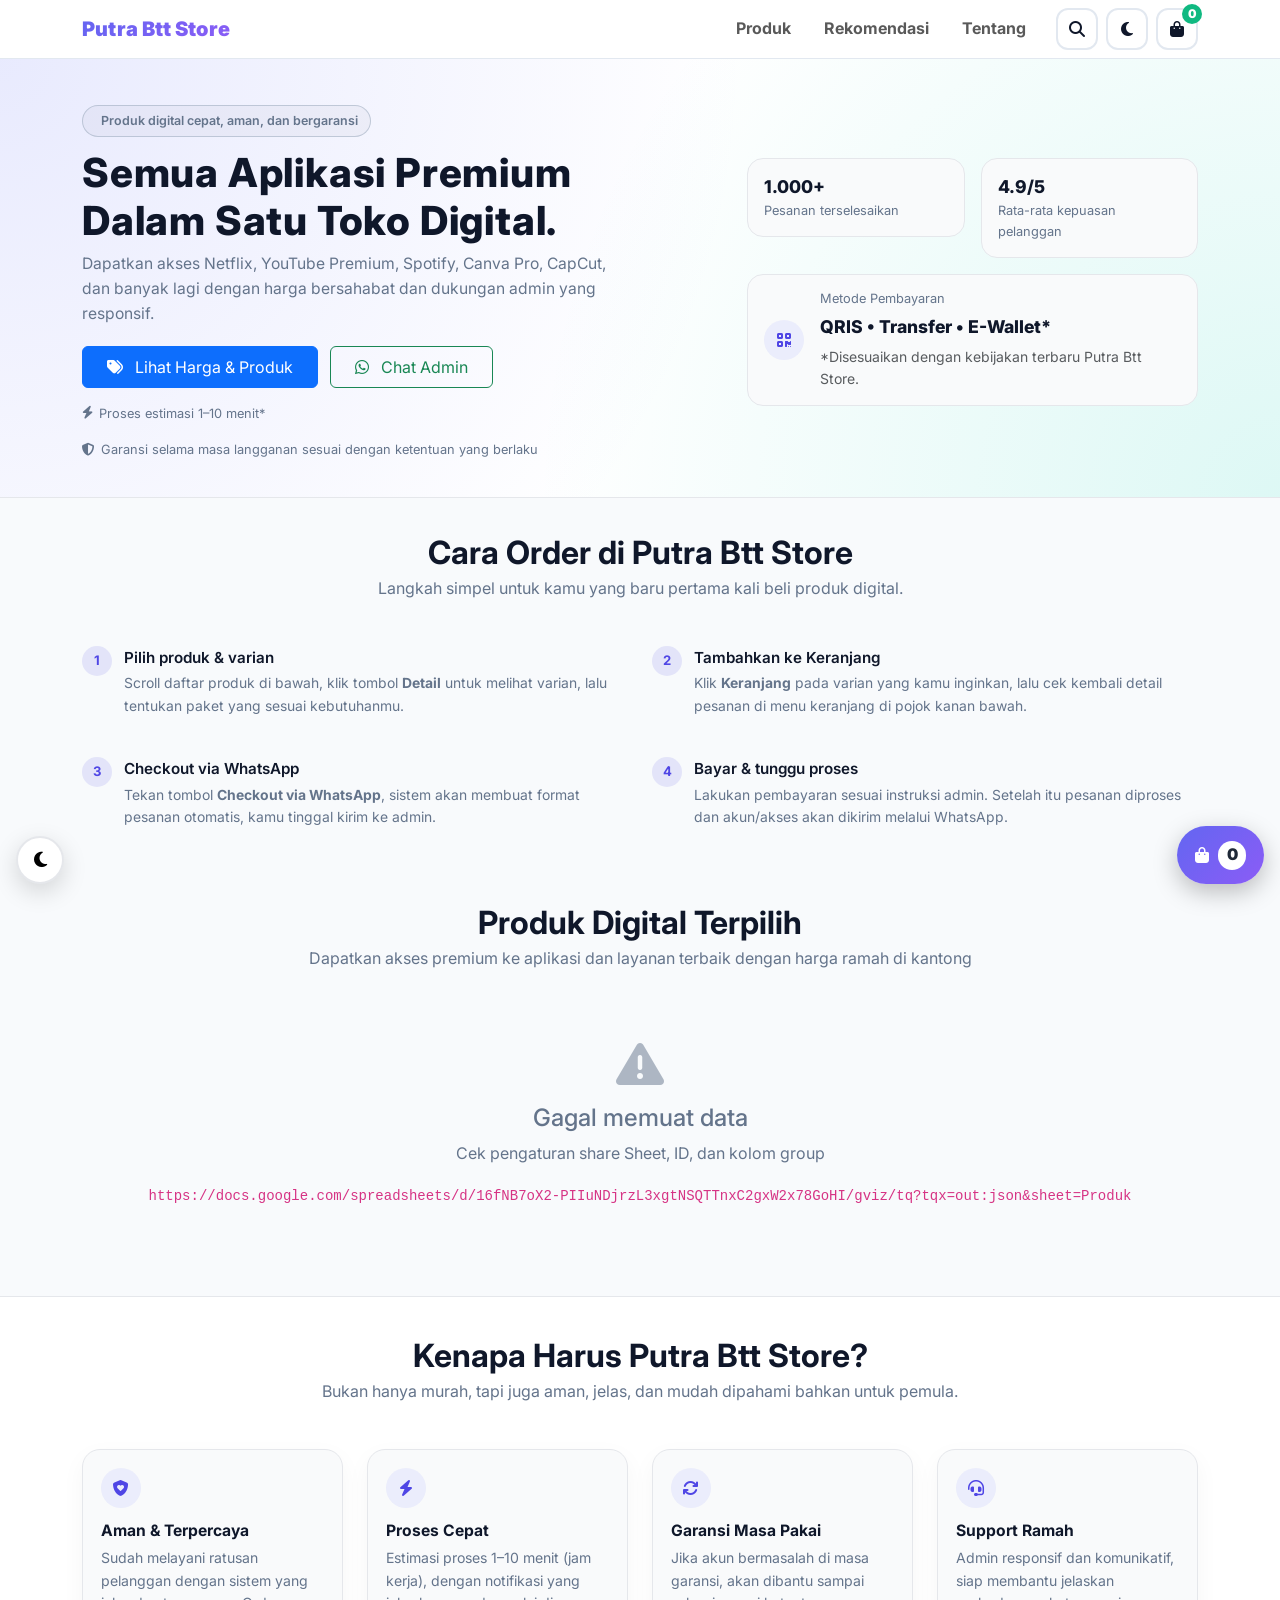
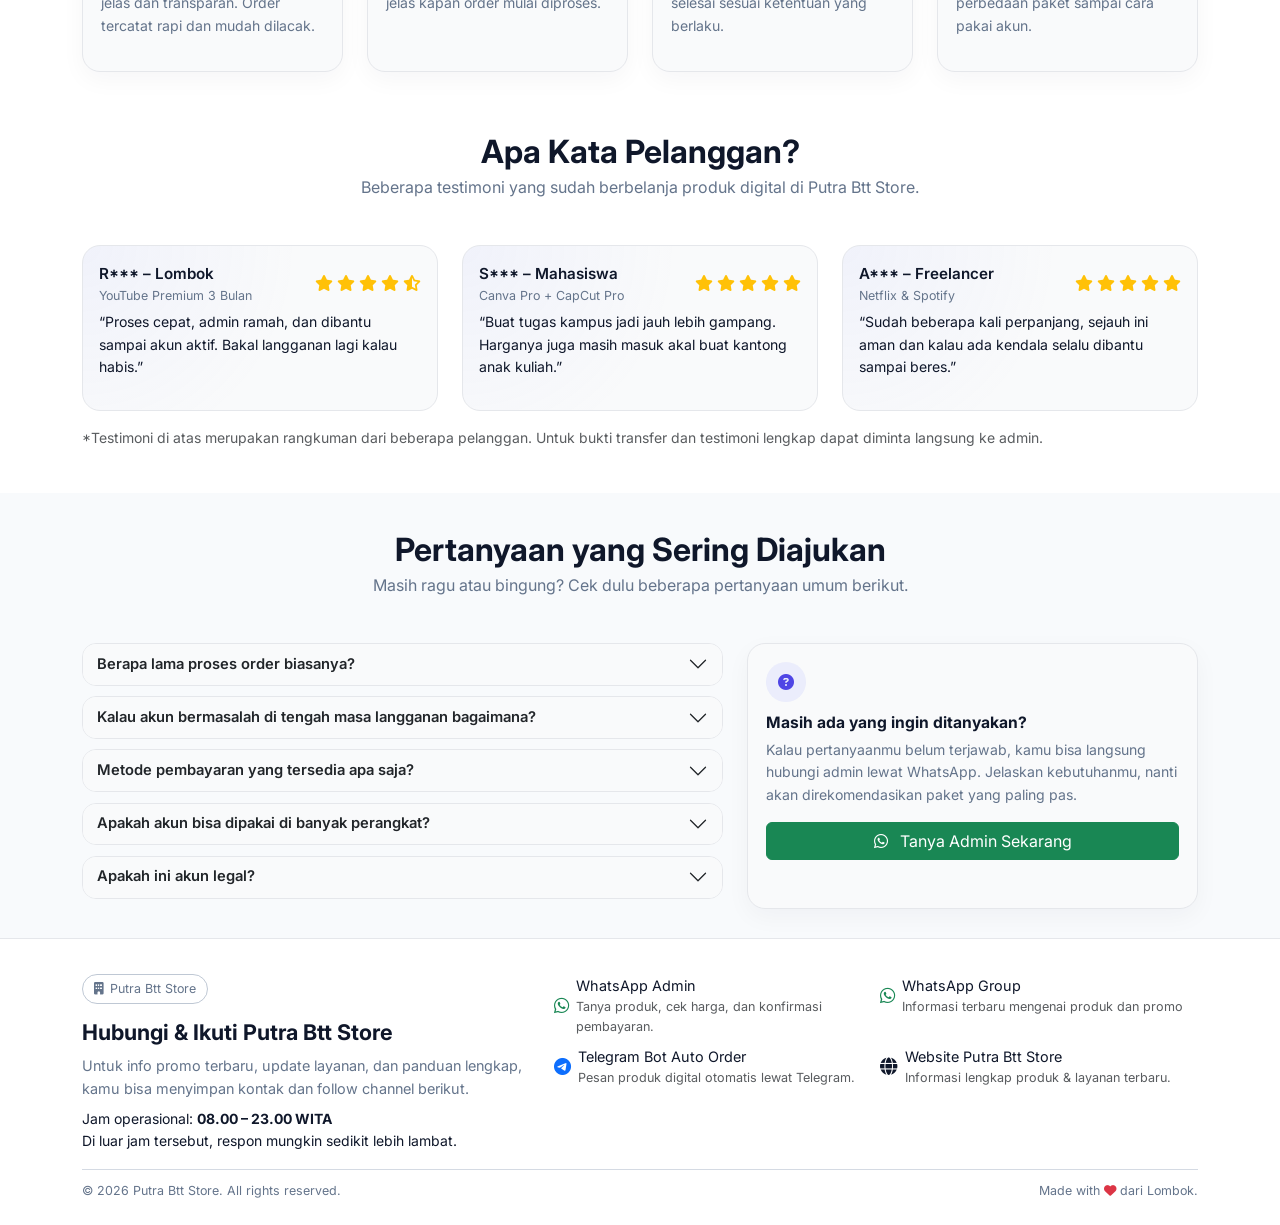
<file: backup/index-ori.html>
<!DOCTYPE html>
<html lang="id" data-theme="light">
<head>
  <meta charset="UTF-8" />
  <meta name="viewport" content="width=device-width, initial-scale=1" />
  <title>Putra Btt Store - Price List</title>
  <link href="https://cdn.jsdelivr.net/npm/bootstrap@5.3.3/dist/css/bootstrap.min.css" rel="stylesheet" />
  <link href="https://cdnjs.cloudflare.com/ajax/libs/font-awesome/6.4.0/css/all.min.css" rel="stylesheet" />
  <link href="https://fonts.googleapis.com/css2?family=Inter:wght@400;500;600;700&display=swap" rel="stylesheet" />
  <style>
    :root{
      --primary-color:#6366f1;--secondary-color:#8b5cf6;--accent-color:#06b6d4;--success-color:#10b981;--warning-color:#f59e0b;--danger-color:#ef4444;
      --dark-color:#0f172a;--light-color:#f8fafc;--muted-color:#64748b;--bg-page:linear-gradient(135deg,#667eea 0%,#764ba2 100%);
      --bg-surface:#ffffff;--text-main:#0f172a;
      --card-shadow:0 4px 6px -1px rgba(0,0,0,.1),0 2px 4px -1px rgba(0,0,0,.06);
      --card-shadow-hover:0 20px 25px -5px rgba(0,0,0,.1),0 10px 10px -5px rgba(0,0,0,.04);
      --border-radius:16px;--gradient-primary:linear-gradient(135deg,var(--primary-color) 0%,var(--secondary-color) 100%);
      --gradient-accent:linear-gradient(135deg,var(--accent-color) 0%,var(--success-color) 100%);
      /* dinamis (diisi via JS) */
      --nav-h:64px;
    }
    html[data-theme="dark"]{
      --bg-page:linear-gradient(135deg,#0b1220 0%,#141a2b 100%);
      --bg-surface:#0f172a;--text-main:#e5e7eb;--light-color:#0b1020;--muted-color:#9aa4b2;
      --card-shadow:0 1px 2px rgba(0,0,0,.6);--card-shadow-hover:0 10px 20px rgba(0,0,0,.6);
    }
    *{box-sizing:border-box}
    body{font-family:'Inter',-apple-system,BlinkMacSystemFont,sans-serif;background:var(--bg-page);min-height:100vh;line-height:1.6;color:var(--text-main)}
    .container-fluid{background:var(--bg-surface);min-height:100vh;margin:0;padding:0}

    /* ===== Glass Navbar ===== */
    .nav-glass{
      position:sticky; top:0; z-index:1100;
      background:rgba(255,255,255,.65);
      backdrop-filter:saturate(1.2) blur(10px);
      border-bottom:1px solid #e2e8f0;
    }
    html[data-theme="dark"] .nav-glass{
      background:rgba(15,23,42,.7);
      border-color:#1f2a44;
    }
    .navbar-brand{
      font-weight:900; letter-spacing:.2px;
      background:var(--gradient-primary); -webkit-background-clip:text; background-clip:text; color:transparent;
    }
    .nav-link{font-weight:700; border-radius:999px; padding:.45rem .9rem !important;}
    .nav-link:hover{ background:rgba(99,102,241,.1); }
    html[data-theme="dark"] .nav-link:hover{ background:rgba(99,102,241,.15); }
    .nav-link.active{ color:#fff !important; background:var(--gradient-primary); }
    .navbar-toggler{
      border-radius:12px;
      border:1px solid #cbd5e1;
      padding:.25rem .4rem;
      color:inherit;
      background:transparent;
    }
    .navbar-toggler:focus{ box-shadow:none; }

    .nav-icon-btn{
      width:42px; height:42px; display:inline-flex; align-items:center; justify-content:center;
      border-radius:12px; border:2px solid #e2e8f0; background:#fff; color:#0f172a;
    }
    html[data-theme="dark"] .nav-icon-btn{ background:#0b1220; border-color:#1f2a44; color:#e5e7eb; }
    .nav-cart-count{
      position:absolute; top:-6px; right:-6px; min-width:20px; height:20px; border-radius:999px;
      background:#10b981; color:#fff; font-size:.75rem; font-weight:900; display:flex; align-items:center; justify-content:center;
    }

    /* === FIX: warna teks navigasi & ikon di DARK MODE === */
    html[data-theme="dark"] .nav-glass .navbar-nav .nav-link{
      color:#e5e7eb !important;
    }
    html[data-theme="dark"] .nav-glass .navbar-nav .nav-link:hover{
      color:#ffffff !important;
      background:rgba(99,102,241,.18);
    }
    html[data-theme="dark"] .nav-glass .navbar-nav .nav-link.active{
      color:#ffffff !important;
      background:var(--gradient-primary);
    }
    html[data-theme="dark"] .nav-glass .navbar-brand{
      color:#e5e7eb;
    }
    .navbar-toggler{
      border:1px solid #cbd5e1;
      background:rgba(255,255,255,0.1);
      border-radius:12px;
      padding:4px 6px;
      display:flex;
      align-items:center;
      justify-content:center;
    }

    html[data-theme="dark"] .navbar-toggler{
      border-color:#4b5563;
      background:rgba(255,255,255,0.15);
    }

    .navbar-toggler:focus{
      box-shadow:none !important;
    }

    .navbar-toggler-icon{
      width:1.8rem;
      height:1.8rem;
      background-repeat:no-repeat;
      background-position:center;
      background-size:100%;
      background-image:url("data:image/svg+xml,%3Csvg xmlns='http://www.w3.org/2000/svg' width='24' height='24' viewBox='0 0 24 24'%3E%3Cpath stroke='%23ffffff' stroke-width='2' stroke-linecap='round' d='M4 6h16M4 12h16M4 18h16'/%3E%3C/svg%3E");
    }

    /* Di light mode garisnya jadi hitam */
    html[data-theme='light'] .navbar-toggler-icon{
      background-image:url("data:image/svg+xml,%3Csvg xmlns='http://www.w3.org/2000/svg' width='24' height='24' viewBox='0 0 24 24'%3E%3Cpath stroke='%230f172a' stroke-width='2' stroke-linecap='round' d='M4 6h16M4 12h16M4 18h16'/%3E%3C/svg%3E");
    }

    html[data-theme="dark"] .offcanvas,
    html[data-theme="dark"] .dropdown-menu{
      background:#0b1220;
      color:#e5e7eb;
      border-color:#1f2a44;
    }
    html[data-theme="dark"] .dropdown-item{
      color:#e5e7eb;
    }
    html[data-theme="dark"] .dropdown-item:hover{
      color:#fff;
      background:rgba(99,102,241,.18);
    }

    .topbar{
      position:sticky; top:var(--nav-h); z-index:1000;
      background:#fff0; border-bottom:1px solid #e2e8f0;
      backdrop-filter:saturate(1.1) blur(6px);
    }
    html[data-theme="dark"] .topbar{ background:#0f172acc; border-color:#1f2a44 }

    .search-section{padding:1rem 0}
    .search-input,.sort-select{
      border:2px solid #e2e8f0;border-radius:12px;padding:.75rem 1rem;font-size:1rem;transition:.3s;background:#fff;color:#0f172a;
    }
    html[data-theme="dark"] .search-input,html[data-theme="dark"] .sort-select{
      background:#0b1220;border-color:#1f2a44;color:#e5e7eb
    }
    .input-group-custom{position:relative}
    .input-icon{position:absolute;left:1rem;top:50%;transform:translateY(-50%);color:#64748b;z-index:10}
    .search-input{padding-left:3rem}
    main{scroll-margin-top:calc(var(--nav-h) + 16px);}


    html[data-theme="dark"] .cat-chip{background:#0b1220;border-color:#1f2a44;color:#e5e7eb}
    html[data-theme="dark"] .cat-chip.active{background:var(--gradient-primary);color:#fff;border-color:transparent}

    .products-section{padding:2rem 0 1.5rem;background:var(--light-color)}
    html[data-theme="dark"] .products-section{background:#0b1020}
    .section-title{font-size:2rem;font-weight:700;color:var(--text-main);margin-bottom:.25rem;text-align:center}
    .section-subtitle{color:var(--muted-color);font-size:1rem;text-align:center;margin-bottom:1.25rem}

    .product-card{background:var(--bg-surface);border-radius:var(--border-radius);box-shadow:var(--card-shadow);transition:all .4s cubic-bezier(.25,.8,.25,1);border:1px solid #f1f5f9;overflow:hidden;height:100%;position:relative}
    html[data-theme="dark"] .product-card{border-color:#1f2a44}
    .product-card:hover{transform:translateY(-6px);box-shadow:var(--card-shadow-hover)}
    .product-card::before{content:"";position:absolute;top:0;left:0;right:0;height:4px;background:var(--gradient-primary);transform:scaleX(0);transition:transform .3s}
    .product-card:hover::before{transform:scaleX(1)}

    a.quick-wa { text-decoration: none !important; color: inherit; }
    a.quick-wa:hover, a.quick-wa:focus { text-decoration: none !important; }

    .product-icon{
      width:64px;height:64px;margin:0 auto 1rem;display:flex;align-items:center;justify-content:center;
      background:#ffffff;border-radius:16px;transition:.3s;border:1px solid #e2e8f0;
    }
    html[data-theme="dark"] .product-icon{background:#ffffff;border-color:#334155}
    .product-card:hover .product-icon{background:var(--gradient-primary);transform:scale(1.06);border-color:transparent}
    .product-icon img{width:40px;height:40px;object-fit:contain;filter:none;transition:filter .3s}
    .product-card:hover .product-icon img{filter:brightness(0) invert(1)}

    .product-title{font-size:1rem;font-weight:700;color:var(--text-main);margin-bottom:.35rem;line-height:1.35;min-height:2.6em}
    .price-wrap{margin-bottom:.6rem}
    .price{font-size:1.1rem;font-weight:800;color:var(--success-color);margin-right:.5rem}
    .price-old{font-size:.95rem;color:#94a3b8;text-decoration:line-through}
    html[data-theme="dark"] .price-old{color:#7b8794}

    .category-badge{position:absolute;top:1rem;right:1rem;background:var(--gradient-primary);color:#fff;padding:.25rem .5rem;border-radius:6px;font-size:.75rem;font-weight:800;display:inline-flex;align-items:center;gap:.35rem}
    .badge-stock{position:absolute;bottom:1rem;right:1rem;border-radius:8px;padding:.15rem .5rem;font-size:.75rem}

    .product-actions{gap:.5rem;justify-content:center}
    .icon-btn{
      width:42px;height:42px;display:inline-flex;align-items:center;justify-content:center;border-radius:12px;
      border:2px solid #e2e8f0;background:#f8fafc;transition:.2s;
    }
    .icon-btn i{font-size:1.05rem}
    .icon-btn:disabled{opacity:.6;cursor:not-allowed}
    .icon-btn:hover{transform:translateY(-1px)}
    html[data-theme="dark"] .icon-btn{background:#0b1220;border-color:#1f2a44;color:#e5e7eb}

    .btn-add.icon-btn{border-color:#c7d2fe;background:#eef2ff;color:#3730a3}
    html[data-theme="dark"] .btn-add.icon-btn{background:#1e293b;border-color:#334155;color:#c7d2fe}
    .quick-wa.icon-btn{border-color:#22c55e;background:#ecfdf5}
    .quick-wa.icon-btn i{color:#16a34a}
    html[data-theme="dark"] .quick-wa.icon-btn{background:#052e1d;border-color:#14532d}

    .wishlist-btn{position:absolute;top:.6rem;left:.6rem;background:#ffffffcc;border:1px solid #e2e8f0;border-radius:50%;width:38px;height:38px;display:flex;align-items:center;justify-content:center;cursor:pointer;z-index:2}
    html[data-theme="dark"] .wishlist-btn{background:#0b1220cc;border-color:#1f2a44}
    .wishlist-btn i{color:#94a3b8}
    .wishlist-btn.active i{color:#ef4444}

    .modal-content{border-radius:var(--border-radius);border:none;box-shadow:0 25px 50px -12px rgba(0,0,0,.25); background:var(--bg-surface); color:var(--text-main);}
    .modal-header{background:var(--gradient-primary);color:#fff;border-radius:var(--border-radius) var(--border-radius) 0 0;padding:1.1rem}
    .btn-close{filter:brightness(0) invert(1)}
    .modal-body{padding:1rem; color:var(--text-main);}
    .modal-footer{padding:1rem;border-top:1px solid #f1f5f9}
    html[data-theme="dark"] .modal-footer{border-color:#1f2a44}

    /* ======== Modal Detail Produk (premium look) ======== */

    .modal-product-main{
      border-radius:18px;
      padding:.65rem .75rem;
      background:linear-gradient(135deg,rgba(129,140,248,.08),rgba(45,212,191,.08));
    }
    html[data-theme="dark"] .modal-product-main{
      background:linear-gradient(135deg,rgba(79,70,229,.18),rgba(45,212,191,.15));
    }

    .modal-product-icon{
      width:80px;height:80px;
    }

    .modal-category-pill{
      background:linear-gradient(135deg,#4f46e5,#6366f1);
      color:#fff;
      border-radius:999px;
      padding:.2rem .65rem;
      font-size:.75rem;
      font-weight:600;
      box-shadow:0 8px 20px rgba(79,70,229,.6);
    }

    .modal-product-title{
      font-weight:800;
      font-size:1.05rem;
    }
    .modal-product-subtitle{
      font-size:.9rem;
      color:var(--muted-color);
    }
    html[data-theme="dark"] .modal-product-subtitle{
      color:#9ca3af;
    }

    .modal-product-prices .modal-price-main{
      font-size:1.1rem;
      font-weight:800;
      color:var(--success-color);
    }
    .modal-product-prices .modal-price-old{
      font-size:.9rem;
      text-decoration:line-through;
      color:#9ca3af;
    }
    html[data-theme="dark"] .modal-product-prices .modal-price-old{
      color:#6b7280;
    }

    .modal-variant-list{
      margin-top:.35rem;
    }
    .variant-card{
      border-radius:14px;
      padding:.7rem .8rem;
      border:1px solid #e5e7eb;
      background:#f9fafb;
    }
    .variant-card:hover{
      border-color:#a5b4fc;
      box-shadow:0 8px 22px rgba(148,163,184,.45);
    }
    html[data-theme="dark"] .variant-card{
      background:#020617;
      border-color:#1f2937;
    }
    html[data-theme="dark"] .variant-card:hover{
      border-color:#4f46e5;
      box-shadow:0 18px 40px rgba(0,0,0,.95);
    }

    .variant-card-title{
      font-size:.95rem;
    }
    .variant-card-label{
      font-size:.78rem;
    }

    .variant-card-price{
      font-size:.95rem;
      color:var(--success-color);
    }
    .variant-card-price-old{
      font-size:.78rem;
      text-decoration:line-through;
      color:#9ca3af;
    }

    .variant-features{
      margin:0 0 .4rem 0;
      padding:0;
    }
    .variant-feature-item{
      display:flex;
      align-items:flex-start;
      gap:.35rem;
      font-size:.85rem;
      margin-bottom:.15rem;
    }
    .variant-feature-icon{
      margin-top:.10rem;
      font-size:.8rem;
      color:#22c55e;
    }

    html[data-theme="dark"] .modal-body .text-muted,
    html[data-theme="dark"] .modal-body .small{
      color:#9ca3af !important;
    }

    html[data-theme="dark"] #produkModal .btn-success{
      background-color:#16a34a;
      border-color:#16a34a;
    }
    html[data-theme="dark"] #produkModal .btn-success:hover{
      background-color:#15803d;
      border-color:#15803d;
    }

    html[data-theme="dark"] #produkModal .btn-outline-primary{
      color:#bfdbfe;
      border-color:#60a5fa;
    }
    html[data-theme="dark"] #produkModal .btn-outline-primary:hover{
      background-color:#1d4ed8;
      border-color:#1d4ed8;
      color:#eff6ff;
    }

    .fade-in{animation:fadeIn .6s ease-out forwards}
    @keyframes fadeIn{from{opacity:0;transform:translateY(20px)}to{opacity:1;transform:translateY(0)}}
    .empty-state{text-align:center;padding:3rem;color:var(--muted-color)}
    .empty-state i{font-size:3rem;margin-bottom:1rem;opacity:.5}
    .loading{display:flex;justify-content:center;align-items:center;height:200px}
    .spinner{width:40px;height:40px;border:4px solid #f1f5f9;border-top:4px solid var(--primary-color);border-radius:50%;animation:spin 1s linear infinite}
    @keyframes spin{to{transform:rotate(360deg)}}
    .btn:focus,.form-control:focus,.form-select:focus{outline:2px solid var(--primary-color);outline-offset:2px;box-shadow:none}

    .modal{ z-index:1200; }
    .modal-dialog{ margin:0.75rem auto; }

    .offcanvas{ z-index:1200; }
    .offcanvas{ margin:0.75rem auto; }

    @supports (padding: max(0px)) {
      .modal{
        padding-top: max(env(safe-area-inset-top, 0px), calc(var(--nav-h) + 10px));
        padding-left: max(8px, env(safe-area-inset-left, 0px));
        padding-right: max(8px, env(safe-area-inset-right, 0px));
        padding-bottom: max(8px, env(safe-area-inset-bottom, 0px));
      }
    }

    @media (max-width: 576px){
      .modal-dialog{ margin:0; }
      .modal-content{ border-radius:16px; }
      .modal-header{
        position: sticky;
        top: 0;
        z-index: 1;
        background: var(--gradient-primary);
        color:#fff;
      }
      .btn-close{ filter:brightness(0) invert(1); }
    }

    @media (max-width:576px){#produk-list .col-6{flex:0 0 50%;max-width:50%}}

    .floating-cart{
      position:fixed;right:16px;bottom:16px;z-index:900;background:var(--gradient-primary);border:none;color:#fff;border-radius:999px;
      padding:.9rem 1.1rem;box-shadow:0 8px 24px rgba(0,0,0,.25);display:flex;align-items:center;gap:.6rem;font-weight:900
    }
    .floating-cart .count{background:#fff;color:#1f2937;font-weight:900;padding:.1rem .5rem;border-radius:999px;min-width:28px;text-align:center}

    .floating-dark{
      position:fixed;left:16px;bottom:16px;z-index:900;border:2px solid #e5e7eb;background:#fff;border-radius:999px;width:48px;height:48px;
      display:flex;align-items:center;justify-content:center;box-shadow:0 8px 24px rgba(0,0,0,.15)
    }
    .floating-dark i{font-size:1.1rem}
    html[data-theme="dark"] .floating-dark{background:#0b1220;border-color:#1f2a44;color:#e5e7eb}

    .load-more-wrap{text-align:center;margin-top:1rem}

    @media (max-width: 576px) {
      #produkModal .modal-footer{ display:flex; flex-wrap:nowrap; gap:.5rem; justify-content:space-between; }
      #produkModal .modal-footer .btn{ flex:1 1 0; min-width:0; white-space:nowrap; }
    }
    @media (max-width: 400px){
      #produkModal .modal-footer .btn i { margin-right:0; }
      #produkModal .modal-footer .btn span { display:none; }
    }

    /* ========== SECTION BARU: HERO ========== */
    .hero-section{
      padding:2.75rem 0 2.25rem;
      background:radial-gradient(circle at top left,rgba(129,140,248,.18),transparent 55%),
                 radial-gradient(circle at bottom right,rgba(45,212,191,.16),transparent 55%);
      border-bottom:1px solid #e5e7eb;
    }
    html[data-theme="dark"] .hero-section{
      background:radial-gradient(circle at top left,rgba(129,140,248,.22),transparent 55%),
                 radial-gradient(circle at bottom right,rgba(45,212,191,.22),transparent 55%);
      border-color:#1f2937;
    }
    .hero-badge{
      display:inline-flex;align-items:center;gap:.4rem;
      padding:.3rem .75rem;border-radius:999px;
      background:rgba(15,23,42,.03);border:1px solid rgba(148,163,184,.5);
      font-size:.78rem;font-weight:600;color:var(--muted-color);
    }
    html[data-theme="dark"] .hero-badge{
      background:rgba(15,23,42,.6);border-color:#374151;
    }
    .hero-title{
      font-size:2.1rem;font-weight:800;margin:.75rem 0 .4rem;
      letter-spacing:.02em;
    }
    @media(min-width:768px){
      .hero-title{font-size:2.5rem;}
    }
    .hero-subtitle{
      max-width:34rem;font-size:.98rem;color:var(--muted-color);
    }
    .hero-actions{margin-top:1.2rem;display:flex;flex-wrap:wrap;gap:.75rem;}
    .hero-pill{
      display:inline-flex;align-items:center;gap:.35rem;
      font-size:.8rem;color:var(--muted-color);
    }
    .hero-stat-card{
      border-radius:16px;
      padding:.9rem 1rem;
      background:#f9fafb;
      border:1px solid #e5e7eb;
      text-align:left;
    }
    html[data-theme="dark"] .hero-stat-card{
      background:#020617;
      border-color:#1f2937;
    }
    .hero-stat-value{
      font-weight:800;font-size:1.1rem;
    }
    .hero-stat-label{
      font-size:.8rem;color:var(--muted-color);
    }

    /* ========== SECTION BARU: KEUNGGULAN (b) ========== */
    .benefit-section{
      padding:2.5rem 0 1.5rem;
      background:var(--bg-surface);
      border-top:1px solid #e5e7eb;
    }
    html[data-theme="dark"] .benefit-section{
      border-color:#1f2937;
    }
    .benefit-card{
      border-radius:18px;
      padding:1.1rem 1.1rem;
      background:#f9fafb;
      border:1px solid #e5e7eb;
      height:100%;
      box-shadow:0 8px 24px rgba(15,23,42,.04);
    }
    html[data-theme="dark"] .benefit-card{
      background:#020617;
      border-color:#1f2937;
      box-shadow:0 18px 45px rgba(0,0,0,.85);
    }
    .benefit-icon-wrap{
      width:40px;height:40px;border-radius:999px;
      display:flex;align-items:center;justify-content:center;
      background:rgba(129,140,248,.12);
      color:#4f46e5;
      margin-bottom:.65rem;
    }
    html[data-theme="dark"] .benefit-icon-wrap{
      background:rgba(129,140,248,.3);
      color:#c7d2fe;
    }
    .benefit-title{font-weight:700;font-size:.98rem;margin-bottom:.25rem;}
    .benefit-text{font-size:.88rem;color:var(--muted-color);}

    /* ========== SECTION BARU: CARA ORDER (c) ========== */
    .steps-section{
      padding:2.25rem 0 1.75rem;
      background:var(--light-color);
    }
    html[data-theme="dark"] .steps-section{
      background:#020617;
    }
    .step-item{
      display:flex;gap:.75rem;align-items:flex-start;
    }
    .step-badge{
      flex-shrink:0;
      width:30px;height:30px;border-radius:999px;
      display:flex;align-items:center;justify-content:center;
      font-weight:700;font-size:.82rem;
      background:rgba(79,70,229,.12);
      color:#4f46e5;
    }
    html[data-theme="dark"] .step-badge{
      background:rgba(79,70,229,.32);
      color:#c7d2fe;
    }
    .step-title{font-weight:600;font-size:.95rem;margin-bottom:.15rem;}
    .step-text{font-size:.87rem;color:var(--muted-color);}

    /* ========== SECTION BARU: TESTIMONI (d) ========== */
    .testimonial-section{
      padding:2.3rem 0 1.7rem;
      background:var(--bg-surface);
    }
    .testimonial-card{
      border-radius:18px;
      padding:1rem 1rem .95rem;
      border:1px solid #e5e7eb;
      background:radial-gradient(circle at top left,rgba(129,140,248,.07),transparent 55%),
                 #f9fafb;
      height:100%;
    }
    html[data-theme="dark"] .testimonial-card{
      background:radial-gradient(circle at top left,rgba(129,140,248,.24),transparent 55%),
                 #020617;
      border-color:#1f2937;
    }
    .testimonial-name{font-weight:600;font-size:.95rem;}
    .testimonial-meta{font-size:.78rem;color:var(--muted-color);}
    .testimonial-text{font-size:.88rem;margin-top:.35rem;}

    /* ========== SECTION BARU: FAQ (e) ========== */
    .faq-section{
      padding:2.4rem 0 1.8rem;
      background:var(--light-color);
    }
    html[data-theme="dark"] .faq-section{
      background:#020617;
    }
    .faq-accordion .accordion-item{
      border-radius:14px;
      margin-bottom:.65rem;
      overflow:hidden;
      border:1px solid #e5e7eb;
    }
    .faq-accordion .accordion-button{
      font-weight:600;
      font-size:.92rem;
      padding:.65rem .9rem;
      background:#f9fafb;
    }
    .faq-accordion .accordion-body{
      font-size:.88rem;
      padding:.7rem .9rem .8rem;
    }
    html[data-theme="dark"] .faq-accordion .accordion-item{
      border-color:#1f2937;
    }
    html[data-theme="dark"] .faq-accordion .accordion-button{
      background:#020617;
      color:var(--text-main);
    }
    html[data-theme="dark"] .faq-accordion .accordion-body{
      background:#020617;
      color:var(--muted-color);
    }

    /* ========== SECTION BARU: KONTAK / FOOTER (f) ========== */
    .contact-section{
      padding:2.2rem 0 1.5rem;
      background:var(--bg-surface);
      border-top:1px solid #e5e7eb;
    }
    html[data-theme="dark"] .contact-section{
      border-color:#1f2937;
    }
    .contact-pill{
      display:inline-flex;align-items:center;gap:.4rem;
      padding:.25rem .7rem;border-radius:999px;
      border:1px solid rgba(148,163,184,.6);
      font-size:.78rem;color:var(--muted-color);
    }
    .contact-link{
      display:inline-flex;align-items:center;gap:.45rem;
      font-size:.9rem;
      text-decoration:none;
      color:var(--text-main);
    }
    .contact-link i{font-size:1.1rem;}
    .contact-link:hover{
      text-decoration:none;
      opacity:.85;
    }
    html[data-theme="dark"] .contact-section .text-muted,
    html[data-theme="dark"] .contact-section .small.text-muted {
      color: #cbd5e1 !important;
      text-shadow: 0 0 3px rgba(0,0,0,0.6);
    }

    .footer-mini{
      border-top:1px solid rgba(148,163,184,.4);
      margin-top:1.25rem;
      padding-top:.7rem;
      font-size:.78rem;
      color:var(--muted-color);
    }

    /* ==== SEARCH OVERLAY NAVBAR ==== */
    .search-overlay{
      position:fixed;
      top:var(--nav-h);
      left:0;
      right:0;
      z-index:1200;
      padding:.5rem 0;
      transform:translateY(-100%);
      opacity:0;
      pointer-events:none;
      transition:transform .25s ease, opacity .25s ease;
      background:rgba(255,255,255,.96);
      border-bottom:1px solid #e2e8f0;
    }
    html[data-theme="dark"] .search-overlay{
      background:rgba(15,23,42,.98);
      border-color:#1f2937;
    }

    .search-overlay.open{
      transform:translateY(0);
      opacity:1;
      pointer-events:auto;
    }

    .search-overlay-inner{
      display:flex;
      align-items:center;
      gap:.5rem;
      border-radius:999px;
      padding:.4rem .75rem;
      background:var(--light-color);
      box-shadow:0 10px 30px rgba(15,23,42,.25);
    }
    html[data-theme="dark"] .search-overlay-inner{
      background:#020617;
    }

    .search-overlay .overlay-icon{
      color:#64748b;
    }

    .search-overlay .search-input{
      border:none;
      background:transparent;
      padding-left:0;
      box-shadow:none;
      color:var(--text-main);
    }
    .search-overlay .search-input:focus{
      outline:none;
      box-shadow:none;
    }

    .search-overlay .close-search i{
      font-size:1.1rem;
    }

    @media (max-width:576px){
      .search-overlay-inner{
        border-radius:14px;
      }
    }

    .nav-icon-btn{
      width:42px;
      height:42px;
      border-radius:12px;
      display:flex;
      align-items:center;
      justify-content:center;
    }

    .d-flex.gap-1 > *{
      margin:0 !important;
    }


  </style>
</head>
<body>
  <div class="container-fluid">
    <!-- NAVBAR -->
    <nav class="navbar navbar-expand-lg nav-glass" id="mainNavbar">
      <div class="container">
        <a class="navbar-brand" href="index.html">Putra Btt Store</a>

        <div class="d-flex align-items-center d-lg-none ms-auto gap-1">
          
          <!-- Search icon mobile -->
          <button class="nav-icon-btn d-inline-flex" type="button" data-nav-search>
            <i class="fa-solid fa-magnifying-glass"></i>
          </button>

          <!-- Menu toggler mobile -->
          <button class="navbar-toggler" type="button" data-bs-toggle="collapse" data-bs-target="#mainNav">
            <span class="navbar-toggler-icon"></span>
          </button>

        </div>



        <div class="collapse navbar-collapse" id="mainNav">
          <ul class="navbar-nav ms-auto align-items-lg-center gap-lg-1">
            <li class="nav-item"><a class="nav-link" data-scroll href="#produk">Produk</a></li>
            <li class="nav-item"><a class="nav-link" href="rekomendasi.html">Rekomendasi</a></li>
            <li class="nav-item"><a class="nav-link" href="about.html">Tentang</a></li>
          </ul>

          <!-- ICON UNTUK DESKTOP -->
          <div class="d-flex align-items-center gap-2 ms-lg-3">
            <button class="nav-icon-btn position-relative d-none d-lg-inline-flex"
                    title="Cari Produk" data-nav-search>
              <i class="fa-solid fa-magnifying-glass"></i>
            </button>

            <button id="navDarkBtn" class="nav-icon-btn position-relative" title="Toggle Dark Mode">
              <i class="fa-solid fa-moon"></i>
            </button>

            <button class="nav-icon-btn position-relative" type="button" data-bs-toggle="offcanvas" data-bs-target="#offcanvasCart">
              <i class="fa-solid fa-bag-shopping"></i>
              <span id="navCartCount" class="nav-cart-count">0</span>
            </button>
          </div>
        </div>
      </div>
    </nav>

    <!-- ========== HERO SECTION (a) ========== -->
    <section class="hero-section">
      <div class="container">
        <div class="row g-4 align-items-center">
          <div class="col-md-7">
            <div class="hero-badge">
              <i class="fa-solid fa-shield-check"></i>
              <span>Produk digital cepat, aman, dan bergaransi</span>
            </div>
            <h1 class="hero-title">
              Semua Aplikasi Premium<br class="d-none d-md-block" />
              Dalam Satu Toko Digital.
            </h1>
            <p class="hero-subtitle">
              Dapatkan akses Netflix, YouTube Premium, Spotify, Canva Pro, CapCut, dan banyak lagi
              dengan harga bersahabat dan dukungan admin yang responsif.
            </p>
            <div class="hero-actions">
              <a href="#listProduk" data-scroll class="btn btn-primary px-4 py-2">
                <i class="fa-solid fa-tags me-2"></i> Lihat Harga & Produk
              </a>
              <a href="https://wa.me/6282340915319" target="_blank" class="btn btn-outline-success px-4 py-2">
                <i class="fa-brands fa-whatsapp me-2"></i> Chat Admin
              </a>
            </div>
            <div class="d-flex flex-wrap align-items-center gap-3 mt-3">
              <div class="hero-pill">
                <i class="fa-solid fa-bolt"></i>
                <span>Proses estimasi 1–10 menit*</span>
              </div>
              <div class="hero-pill">
                <i class="fa-solid fa-shield-halved"></i>
                <span>Garansi selama masa langganan sesuai dengan ketentuan yang berlaku</span>
              </div>
            </div>
          </div>
          <div class="col-md-5">
            <div class="row g-3">
              <div class="col-6">
                <div class="hero-stat-card">
                  <div class="hero-stat-value">1.000+</div>
                  <div class="hero-stat-label">Pesanan terselesaikan</div>
                </div>
              </div>
              <div class="col-6">
                <div class="hero-stat-card">
                  <div class="hero-stat-value">4.9/5</div>
                  <div class="hero-stat-label">Rata-rata kepuasan pelanggan</div>
                </div>
              </div>
              <div class="col-12">
                <div class="hero-stat-card d-flex align-items-center gap-3">
                  <div class="benefit-icon-wrap mb-0">
                    <i class="fa-solid fa-qrcode"></i>
                  </div>
                  <div>
                    <div class="hero-stat-label mb-1">Metode Pembayaran</div>
                    <div class="hero-stat-value">QRIS • Transfer • E-Wallet*</div>
                    <div class="small text-muted mt-1">*Disesuaikan dengan kebijakan terbaru Putra Btt Store.</div>
                  </div>
                </div>
              </div>
            </div>
          </div>
        </div>
      </div>
    </section>

    <!-- Search Overlay -->
    <div id="searchOverlay" class="search-overlay">
      <div class="container">
        <div class="search-overlay-inner">
          <i class="fas fa-search overlay-icon"></i>
          <input type="text" id="searchInput" class="form-control search-input"
                placeholder="Cari produk favorit Anda..." />
          <button class="btn btn-link text-decoration-none close-search" id="btnCloseSearch" aria-label="Tutup">
            <i class="fa-solid fa-xmark"></i>
          </button>
        </div>
      </div>
    </div>    

    <!-- MAIN -->
    <main id="produk">
      <!-- ========== SECTION c: CARA ORDER ========== -->
      <section class="steps-section" id="cara-order">
        <div class="container">
          <h2 class="section-title">Cara Order di Putra Btt Store</h2>
          <p class="section-subtitle">Langkah simpel untuk kamu yang baru pertama kali beli produk digital.</p>

          <div class="row g-3 g-md-4 mt-2">
            <div class="col-md-6">
              <div class="step-item">
                <div class="step-badge">1</div>
                <div>
                  <div class="step-title">Pilih produk & varian</div>
                  <p class="step-text">
                    Scroll daftar produk di bawah, klik tombol <strong>Detail</strong> untuk melihat varian, lalu tentukan paket yang sesuai kebutuhanmu.
                  </p>
                </div>
              </div>
            </div>
            <div class="col-md-6">
              <div class="step-item">
                <div class="step-badge">2</div>
                <div>
                  <div class="step-title">Tambahkan ke Keranjang</div>
                  <p class="step-text">
                    Klik <strong>Keranjang</strong> pada varian yang kamu inginkan, lalu cek kembali detail pesanan di menu keranjang di pojok kanan bawah.
                  </p>
                </div>
              </div>
            </div>
            <div class="col-md-6">
              <div class="step-item">
                <div class="step-badge">3</div>
                <div>
                  <div class="step-title">Checkout via WhatsApp</div>
                  <p class="step-text">
                    Tekan tombol <strong>Checkout via WhatsApp</strong>, sistem akan membuat format pesanan otomatis, kamu tinggal kirim ke admin.
                  </p>
                </div>
              </div>
            </div>
            <div class="col-md-6">
              <div class="step-item">
                <div class="step-badge">4</div>
                <div>
                  <div class="step-title">Bayar & tunggu proses</div>
                  <p class="step-text">
                    Lakukan pembayaran sesuai instruksi admin. Setelah itu pesanan diproses dan akun/akses akan dikirim melalui WhatsApp.
                  </p>
                </div>
              </div>
            </div>
          </div>
        </div>
      </section>
      <!-- PRODUK (LIST DARI SHEET) -->
      <section class="products-section" id="listProduk">
        <div class="container">
          <h2 class="section-title">Produk Digital Terpilih</h2>
          <p class="section-subtitle">Dapatkan akses premium ke aplikasi dan layanan terbaik dengan harga ramah di kantong</p>
          <div class="row g-3" id="produk-list"></div>
          <div class="load-more-wrap">
            <button id="btnLoadMore" class="btn btn-outline-primary px-4 py-2 mt-2">
              <i class="fa-solid fa-rotate"></i> Muat Lebih
            </button>
          </div>
        </div>
      </section>

      <!-- ========== SECTION b: KENAPA HARUS PUTRA BTT STORE ========== -->
      <section class="benefit-section" id="keunggulan">
        <div class="container">
          <h2 class="section-title">Kenapa Harus Putra Btt Store?</h2>
          <p class="section-subtitle">Bukan hanya murah, tapi juga aman, jelas, dan mudah dipahami bahkan untuk pemula.</p>

          <div class="row g-3 g-md-4 mt-2">
            <div class="col-md-3 col-sm-6">
              <div class="benefit-card">
                <div class="benefit-icon-wrap"><i class="fa-solid fa-shield-heart"></i></div>
                <div class="benefit-title">Aman & Terpercaya</div>
                <p class="benefit-text">
                  Sudah melayani ratusan pelanggan dengan sistem yang jelas dan transparan. Order tercatat rapi dan mudah dilacak.
                </p>
              </div>
            </div>
            <div class="col-md-3 col-sm-6">
              <div class="benefit-card">
                <div class="benefit-icon-wrap"><i class="fa-solid fa-bolt"></i></div>
                <div class="benefit-title">Proses Cepat</div>
                <p class="benefit-text">
                  Estimasi proses 1–10 menit (jam kerja), dengan notifikasi yang jelas kapan order mulai diproses.
                </p>
              </div>
            </div>
            <div class="col-md-3 col-sm-6">
              <div class="benefit-card">
                <div class="benefit-icon-wrap"><i class="fa-solid fa-arrows-rotate"></i></div>
                <div class="benefit-title">Garansi Masa Pakai</div>
                <p class="benefit-text">
                  Jika akun bermasalah di masa garansi, akan dibantu sampai selesai sesuai ketentuan yang berlaku.
                </p>
              </div>
            </div>
            <div class="col-md-3 col-sm-6">
              <div class="benefit-card">
                <div class="benefit-icon-wrap"><i class="fa-solid fa-headset"></i></div>
                <div class="benefit-title">Support Ramah</div>
                <p class="benefit-text">
                  Admin responsif dan komunikatif, siap membantu jelaskan perbedaan paket sampai cara pakai akun.
                </p>
              </div>
            </div>
          </div>
        </div>
      </section>

      

      <!-- ========== SECTION d: TESTIMONI ========== -->
      <section class="testimonial-section" id="testimoni">
        <div class="container">
          <h2 class="section-title">Apa Kata Pelanggan?</h2>
          <p class="section-subtitle">Beberapa testimoni yang sudah berbelanja produk digital di Putra Btt Store.</p>

          <div class="row g-3 g-md-4 mt-2">
            <div class="col-md-4">
              <div class="testimonial-card">
                <div class="d-flex justify-content-between align-items-center">
                  <div>
                    <div class="testimonial-name">R*** – Lombok</div>
                    <div class="testimonial-meta">YouTube Premium 3 Bulan</div>
                  </div>
                  <div class="text-warning">
                    <i class="fa-solid fa-star"></i>
                    <i class="fa-solid fa-star"></i>
                    <i class="fa-solid fa-star"></i>
                    <i class="fa-solid fa-star"></i>
                    <i class="fa-solid fa-star-half-stroke"></i>
                  </div>
                </div>
                <p class="testimonial-text">
                  “Proses cepat, admin ramah, dan dibantu sampai akun aktif. Bakal langganan lagi kalau habis.”
                </p>
              </div>
            </div>
            <div class="col-md-4">
              <div class="testimonial-card">
                <div class="d-flex justify-content-between align-items-center">
                  <div>
                    <div class="testimonial-name">S*** – Mahasiswa</div>
                    <div class="testimonial-meta">Canva Pro + CapCut Pro</div>
                  </div>
                  <div class="text-warning">
                    <i class="fa-solid fa-star"></i>
                    <i class="fa-solid fa-star"></i>
                    <i class="fa-solid fa-star"></i>
                    <i class="fa-solid fa-star"></i>
                    <i class="fa-solid fa-star"></i>
                  </div>
                </div>
                <p class="testimonial-text">
                  “Buat tugas kampus jadi jauh lebih gampang. Harganya juga masih masuk akal buat kantong anak kuliah.”
                </p>
              </div>
            </div>
            <div class="col-md-4">
              <div class="testimonial-card">
                <div class="d-flex justify-content-between align-items-center">
                  <div>
                    <div class="testimonial-name">A*** – Freelancer</div>
                    <div class="testimonial-meta">Netflix & Spotify</div>
                  </div>
                  <div class="text-warning">
                    <i class="fa-solid fa-star"></i>
                    <i class="fa-solid fa-star"></i>
                    <i class="fa-solid fa-star"></i>
                    <i class="fa-solid fa-star"></i>
                    <i class="fa-solid fa-star"></i>
                  </div>
                </div>
                <p class="testimonial-text">
                  “Sudah beberapa kali perpanjang, sejauh ini aman dan kalau ada kendala selalu dibantu sampai beres.”
                </p>
              </div>
            </div>
          </div>

          <p class="small text-muted mt-3">
            *Testimoni di atas merupakan rangkuman dari beberapa pelanggan. Untuk bukti transfer dan testimoni lengkap dapat diminta langsung ke admin.
          </p>
        </div>
      </section>

      <!-- ========== SECTION e: FAQ ========== -->
      <section class="faq-section" id="faq">
        <div class="container">
          <h2 class="section-title">Pertanyaan yang Sering Diajukan</h2>
          <p class="section-subtitle">Masih ragu atau bingung? Cek dulu beberapa pertanyaan umum berikut.</p>

          <div class="row g-4 mt-2">
            <div class="col-md-7">
              <div class="accordion faq-accordion" id="faqAccordion">
                <div class="accordion-item">
                  <h2 class="accordion-header" id="faqOneHeading">
                    <button class="accordion-button collapsed" type="button" data-bs-toggle="collapse" data-bs-target="#faqOne" aria-expanded="false" aria-controls="faqOne">
                      Berapa lama proses order biasanya?
                    </button>
                  </h2>
                  <div id="faqOne" class="accordion-collapse collapse" aria-labelledby="faqOneHeading" data-bs-parent="#faqAccordion">
                    <div class="accordion-body">
                      Estimasi proses normal antara <strong>1–10 menit</strong> pada jam operasional. Jika sedang ramai atau ada kendala teknis, admin akan menginformasikan estimasi terbaru.
                    </div>
                  </div>
                </div>

                <div class="accordion-item">
                  <h2 class="accordion-header" id="faqTwoHeading">
                    <button class="accordion-button collapsed" type="button" data-bs-toggle="collapse" data-bs-target="#faqTwo" aria-expanded="false" aria-controls="faqTwo">
                      Kalau akun bermasalah di tengah masa langganan bagaimana?
                    </button>
                  </h2>
                  <div id="faqTwo" class="accordion-collapse collapse" aria-labelledby="faqTwoHeading" data-bs-parent="#faqAccordion">
                    <div class="accordion-body">
                      Silakan langsung hubungi admin dengan menyertakan bukti order. Selama masih dalam masa garansi dan sesuai ketentuan, akan dibantu
                      <strong>perbaikan atau penggantian</strong> sesuai kebijakan Putra Btt Store.
                    </div>
                  </div>
                </div>

                <div class="accordion-item">
                  <h2 class="accordion-header" id="faqThreeHeading">
                    <button class="accordion-button collapsed" type="button" data-bs-toggle="collapse" data-bs-target="#faqThree" aria-expanded="false" aria-controls="faqThree">
                      Metode pembayaran yang tersedia apa saja?
                    </button>
                  </h2>
                  <div id="faqThree" class="accordion-collapse collapse" aria-labelledby="faqThreeHeading" data-bs-parent="#faqAccordion">
                    <div class="accordion-body">
                      Untuk saat ini pembayaran dapat dilakukan melalui <strong>QRIS</strong> dan metode lain yang diinformasikan admin (seperti transfer bank
                      atau e-wallet tertentu). Detail rekening akan dikirim setelah kamu checkout via WhatsApp.
                    </div>
                  </div>
                </div>

                <div class="accordion-item">
                  <h2 class="accordion-header" id="faqFourHeading">
                    <button class="accordion-button collapsed" type="button" data-bs-toggle="collapse" data-bs-target="#faqFour" aria-expanded="false" aria-controls="faqFour">
                      Apakah akun bisa dipakai di banyak perangkat?
                    </button>
                  </h2>
                  <div id="faqFour" class="accordion-collapse collapse" aria-labelledby="faqFourHeading" data-bs-parent="#faqAccordion">
                    <div class="accordion-body">
                      Setiap aplikasi punya <strong>aturan penggunaan</strong> berbeda. Admin akan menjelaskan apakah akun boleh dipakai multi device,
                      hanya 1 device, atau ada batasan login tertentu sebelum kamu melakukan pembayaran.
                    </div>
                  </div>
                </div>

                <div class="accordion-item">
                  <h2 class="accordion-header" id="faqFiveHeading">
                    <button class="accordion-button collapsed" type="button" data-bs-toggle="collapse" data-bs-target="#faqFive" aria-expanded="false" aria-controls="faqFive">
                      Apakah ini akun legal?
                    </button>
                  </h2>
                  <div id="faqFive" class="accordion-collapse collapse" aria-labelledby="faqFiveHeading" data-bs-parent="#faqAccordion">
                    <div class="accordion-body">
                      Putra Btt Store berusaha mengikuti <strong>kebijakan penggunaan</strong> dari masing-masing platform. Detail terkait jenis akun
                      (sharing, personal, family, dan lain-lain) akan dijelaskan oleh admin sesuai produk yang kamu pilih.
                    </div>
                  </div>
                </div>
              </div>
            </div>

            <div class="col-md-5">
              <div class="benefit-card">
                <div class="benefit-icon-wrap mb-2">
                  <i class="fa-solid fa-circle-question"></i>
                </div>
                <div class="benefit-title mb-1">Masih ada yang ingin ditanyakan?</div>
                <p class="benefit-text mb-3">
                  Kalau pertanyaanmu belum terjawab, kamu bisa langsung hubungi admin lewat WhatsApp. Jelaskan kebutuhanmu,
                  nanti akan direkomendasikan paket yang paling pas.
                </p>
                <a href="https://wa.me/6282340915319?text=Halo%20min%2C%20saya%20mau%20tanya%20dulu%20sebelum%20order%20produk%20digital." target="_blank"
                   class="btn btn-success w-100">
                  <i class="fa-brands fa-whatsapp me-2"></i> Tanya Admin Sekarang
                </a>
              </div>
            </div>
          </div>
        </div>
      </section>

      <!-- ========== SECTION f: KONTAK & FOOTER ========== -->
      <section class="contact-section" id="kontak">
        <div class="container">
          <div class="row g-3 align-items-start">
            <div class="col-md-5">
              <span class="contact-pill mb-2">
                <i class="fa-solid fa-building"></i>
                <span>Putra Btt Store</span>
              </span>
              <h3 class="mt-2 mb-2" style="font-size:1.35rem;font-weight:700;">Hubungi & Ikuti Putra Btt Store</h3>
              <p class="mb-2" style="font-size:.9rem;color:var(--muted-color);">
                Untuk info promo terbaru, update layanan, dan panduan lengkap, kamu bisa menyimpan kontak dan follow channel berikut.
              </p>
              <ul class="list-unstyled small mb-0">
                <li>Jam operasional: <strong>08.00 – 23.00 WITA</strong></li>
                <li>Di luar jam tersebut, respon mungkin sedikit lebih lambat.</li>
              </ul>
            </div>
            <div class="col-md-7">
              <div class="row g-2">
                <div class="col-sm-6">
                  <a href="https://wa.me/6282340915319" target="_blank" class="contact-link">
                    <i class="fa-brands fa-whatsapp text-success"></i>
                    <div>
                      <div>WhatsApp Admin</div>
                      <div class="small text-muted">Tanya produk, cek harga, dan konfirmasi pembayaran.</div>
                    </div>
                  </a>
                </div>
                <div class="col-sm-6">
                  <a href="#" class="contact-link">
                    <i class="fa-brands fa-whatsapp text-success"></i>
                    <div>
                      <div>WhatsApp Group</div>
                      <div class="small text-muted">Informasi terbaru mengenai produk dan promo</div>
                    </div>
                  </a>
                </div>
                <div class="col-sm-6">
                  <a href="https://t.me/AutoOrderPBS_bot" target="_blank" class="contact-link">
                    <i class="fa-brands fa-telegram text-primary"></i>
                    <div>
                      <div>Telegram Bot Auto Order</div>
                      <div class="small text-muted">Pesan produk digital otomatis lewat Telegram.</div>
                    </div>
                  </a>
                </div>
                <div class="col-sm-6">
                  <a href="https://putrabttstore.web.id" target="_blank" class="contact-link">
                    <i class="fa-solid fa-globe"></i>
                    <div>
                      <div>Website Putra Btt Store</div>
                      <div class="small text-muted">Informasi lengkap produk & layanan terbaru.</div>
                    </div>
                  </a>
                </div>
              </div>
            </div>
          </div>

          <div class="footer-mini mt-3">
            <div class="d-flex flex-wrap justify-content-between gap-2">
              <span>&copy; <span id="footerYear"></span> Putra Btt Store. All rights reserved.</span>
              <span>Made with <i class="fa-solid fa-heart text-danger"></i> dari Lombok.</span>
            </div>
          </div>
        </div>
      </section>
    </main>
  </div>

  <!-- Modal Detail -->
  <div class="modal fade" id="produkModal" tabindex="-1" aria-labelledby="produkModalLabel" aria-hidden="true">
    <div class="modal-dialog modal-lg modal-dialog-scrollable">
      <div class="modal-content" id="produkModalContent">
        <div class="modal-header">
          <h5 class="modal-title" id="produkModalLabel"><i class="fas fa-info-circle me-2"></i> Detail Produk</h5>
          <button type="button" class="btn-close" data-bs-dismiss="modal" aria-label="Tutup"></button>
        </div>
        <div class="modal-body" id="modalBody"></div>
        <div class="modal-footer">
          <button class="btn btn-outline-primary" id="modalAddCart"><i class="fa-solid fa-cart-plus me-2"></i><span>Keranjang</span></button>
          <a href="#" class="btn btn-success" id="modalPesanBtn" target="_blank"><i class="fab fa-whatsapp me-2"></i><span>Pesan Sekarang</span></a>
        </div>
      </div>
    </div>
  </div>

  <!-- Offcanvas Cart -->
  <div class="offcanvas offcanvas-end" tabindex="-1" id="offcanvasCart" aria-labelledby="offcanvasCartLabel">
    <div class="offcanvas-header">
      <button class="btn btn-link text-decoration-none d-inline d-md-none me-2" data-bs-dismiss="offcanvas" aria-label="Kembali">
        <i class="fa-solid fa-chevron-left"></i>
      </button>
      <h5 class="offcanvas-title" id="offcanvasCartLabel"><i class="fa-solid fa-basket-shopping me-2"></i>Keranjang</h5>
      <button type="button" class="btn-close" data-bs-dismiss="offcanvas" aria-label="Close"></button>
    </div>
    <div class="offcanvas-body d-flex flex-column">
      <div id="cartItems" class="mb-3"></div>
      <div class="d-flex justify-content-between fw-bold fs-5">
        <span>Total</span><span id="cartTotal">Rp0</span>
      </div>
      <div class="mt-3 d-grid gap-2">
        <button class="btn btn-outline-danger" id="btnClearCart"><i class="fa-solid fa-trash me-2"></i>Hapus Keranjang</button>
        <a href="#" target="_blank" id="btnCheckoutWA" class="btn btn-success"><i class="fab fa-whatsapp me-2"></i>Checkout via WhatsApp</a>
      </div>
    </div>
  </div>

  <!-- Floating buttons -->
  <button class="floating-cart" type="button" data-bs-toggle="offcanvas" data-bs-target="#offcanvasCart" aria-controls="offcanvasCart">
    <i class="fa-solid fa-bag-shopping"></i><span class="count" id="cartCount">0</span>
  </button>
  <button class="floating-dark" id="floatingDarkBtn" title="Toggle Dark Mode">
    <i class="fa-solid fa-moon"></i>
  </button>

  <script src="https://cdn.jsdelivr.net/npm/bootstrap@5.3.3/dist/js/bootstrap.bundle.min.js"></script>
  <script>
    // Pastikan variabel tinggi navbar up-to-date saat modal dibuka
    const navbar = document.getElementById('mainNavbar');
    function refreshNavH(){
      const h = navbar ? navbar.offsetHeight : 64;
      document.documentElement.style.setProperty('--nav-h', h + 'px');
    }
    ['resize','orientationchange'].forEach(ev=>window.addEventListener(ev, refreshNavH));
    document.addEventListener('shown.bs.modal', refreshNavH);
    document.addEventListener('shown.bs.collapse', refreshNavH);
    document.addEventListener('hidden.bs.collapse', refreshNavH);
    refreshNavH();
  </script>

  <script>
  // ========= SHEETS CONFIG =========
  const SHEET_ID = "16fNB7oX2-PIIuNDjrzL3xgtNSQTTnxC2gxW2x78GoHI";
  const SHEET_NAME = "Produk";
  const DEFAULT_WA = "6282340915319";
  const SHEET_JSON_URL = `https://docs.google.com/spreadsheets/d/${SHEET_ID}/gviz/tq?tqx=out:json&sheet=${encodeURIComponent(SHEET_NAME)}`;

  // ========= STATE =========
  let produkVariants = []; // tiap baris sheet = varian
  let produkGroups = [];   // hasil dikelompokkan per kolom group
  let viewData = [];
  let page = 1;
  const perPage = 12;

  const produkList = document.getElementById("produk-list");
  const searchInput = document.getElementById("searchInput");
  const btnLoadMore = document.getElementById("btnLoadMore");


  const CART_KEY = "pbt_cart";
  const WISH_KEY = "pbt_wishlist";

  const categoryIconsFA = {
    "Langganan":"fa-bell","Streaming":"fa-tv","Penyimpanan":"fa-hard-drive","Software":"fa-puzzle-piece",
    "Desain":"fa-palette","Produktivitas":"fa-book","AI Tools":"fa-robot","Keamanan":"fa-shield-halved",
    "Game":"fa-gamepad","Voucher":"fa-gift","Instagram":"fa-brands fa-instagram","TikTok":"fa-brands fa-tiktok"
  };
  const categories = [
    {value:"", label:"Semua", icon:"fa-rotate"},
    ...["Instagram","TikTok","Langganan","Streaming","Penyimpanan","Software","Desain","Produktivitas","AI Tools","Keamanan","Game","Voucher"]
      .map(k=>({value:k,label:k,icon:categoryIconsFA[k]}))
  ];

  const money = n => `Rp${(Number(n)||0).toLocaleString('id-ID')}`;
  const getStorage = (k,f)=>{try{return JSON.parse(localStorage.getItem(k))??f;}catch{return f;}};;
  const setStorage = (k,v)=>localStorage.setItem(k,JSON.stringify(v));

  function setNavOffset(){
    const nav = document.getElementById('mainNavbar');
    if(!nav) return;
    const h = nav.offsetHeight || 64;
    document.documentElement.style.setProperty('--nav-h', h + 'px');
  }
  window.addEventListener('resize', setNavOffset);
  document.addEventListener('shown.bs.collapse', setNavOffset);
  document.addEventListener('hidden.bs.collapse', setNavOffset);

  function showLoading(){
    produkList.innerHTML=`<div class="col-12"><div class="loading"><div class="spinner"></div></div></div>`;
  }

  // ===== Bangun grup dari varian (pakai kolom group) =====
  function buildGroups(){
    const map = new Map();

    produkVariants.forEach(v =>{
      const key = v.group || v.nama; // kalau group kosong, fallback nama
      let g = map.get(key);
      if(!g){
        g = {
          key,
          title: key,
          kategori: v.kategori,
          ikon: v.ikon,
          wa: v.wa || DEFAULT_WA,
          variants: [],
          minHarga: v.harga || 0,
          maxHargaLama: v.harga_lama || 0,
          available: Number(v.stok) > 0
        };
        map.set(key,g);
      }
      g.variants.push(v);
      if((v.harga || 0) < g.minHarga) g.minHarga = v.harga || 0;
      if((v.harga_lama || 0) > g.maxHargaLama) g.maxHargaLama = v.harga_lama || 0;
      if(Number(v.stok)>0) g.available = true;
    });

    produkGroups = Array.from(map.values());
  }

  // ===== Filter & Sort di level group =====
  function applyFilterSort(){
    const q = (searchInput.value || "").toLowerCase();

    viewData = produkGroups.filter(g=>{
      const inTitle    = (g.title || "").toLowerCase().includes(q);
      const inVariants = g.variants.some(v => (v.nama || "").toLowerCase().includes(q));
      return (inTitle || inVariants);
    });

    page = 1;
  }



  // ===== Render card per group =====
  function renderProduk(append=false){
    const start=(page-1)*perPage;
    const slice=viewData.slice(start,start+perPage);

    if(!append) produkList.innerHTML="";

    if(slice.length===0 && !append){
      produkList.innerHTML=`
        <div class="col-12">
          <div class="empty-state">
            <i class="fas fa-search"></i>
            <h4>Produk tidak ditemukan</h4>
            <p>Coba ubah kata kunci atau filter</p>
          </div>
        </div>`;
      btnLoadMore.style.display="none";
      return;
    }

    slice.forEach((group,idx)=>{
      const col=document.createElement("div");
      col.className="col-lg-3 col-md-4 col-sm-6 col-6";

      const catIconClass = categoryIconsFA[group.kategori] || "fa-box";
      const hasDiscount  = (group.maxHargaLama||0) > (group.minHarga||0);
      const stokOK       = !!group.available;

      const wishlist=getStorage(WISH_KEY,[]);
      const wished = wishlist.includes(group.key);

      col.innerHTML=`
        <div class="card product-card fade-in" style="animation-delay:${idx*0.03}s">
          <button class="wishlist-btn ${wished?'active':''}" title="Favorit"
                  data-wish="${encodeURIComponent(group.key)}">
            <i class="fa-solid fa-heart"></i>
          </button>
          <div class="category-badge">
            <i class="fa-solid ${catIconClass}"></i>
            <span>${group.kategori || ''}</span>
          </div>
          <div class="card-body p-3 text-center">
            <div class="product-icon">
              <img src="${group.ikon||''}" alt="${group.title||''}"
                   onerror="this.src='[data-uri]'">
            </div>
            <h6 class="product-title">${group.title||''}</h6>
            <div class="price-wrap">
              <span class="price">Mulai ${money(group.minHarga)}</span>
              ${hasDiscount?`<span class="price-old">${money(group.maxHargaLama)}</span>`:""}
            </div>
            <div class="d-flex align-items-center justify-content-center gap-2 mb-2">
              <span class="badge ${stokOK?'bg-success-subtle text-success-emphasis':'bg-danger-subtle text-danger-emphasis'}">
                ${stokOK?'Tersedia':'Habis'}
              </span>
              <span class="badge bg-secondary-subtle text-secondary-emphasis">
                ${group.variants.length} varian
              </span>
            </div>
            <div class="product-actions d-flex">
              <button class="btn-detail icon-btn" style="width: 100px;" ${stokOK ? '' : 'disabled'}
                  data-detail="${idx + start}" aria-label="Lihat varian">
              <i class="fa-solid fa-circle-info me-2"></i><span>Detail</span>
              </button>
            </div>
          </div>
        </div>`;
      produkList.appendChild(col);
    });

    btnLoadMore.style.display = (viewData.length > (start + slice.length)) ? "inline-block" : "none";
  }

  // ===== Modal Detail & varian =====
  const modalEl=document.getElementById('produkModal');
  const bsModal=new bootstrap.Modal(modalEl);
  const modalAddCart=document.getElementById('modalAddCart');
  const modalBody=document.getElementById('modalBody');
  let currentDetailIdx=null;

  function showDetailByGlobalIndex(globalIdx){
    const group = viewData[globalIdx];
    currentDetailIdx = globalIdx;

    const catIconClass = categoryIconsFA[group.kategori] || "fa-box";
    const primaryVariant = group.variants.find(v => Number(v.stok)>0) || group.variants[0];

    const variantsHTML = group.variants.map((v,i)=>{
      const fitur = (v.deskripsi||[]).map(li =>
        `<li class="variant-feature-item">
          <i class="fas fa-check-circle variant-feature-icon me-2"></i>
          <span>${li}</span>
        </li>`
      ).join("");
      const stokOK = Number(v.stok)>0;

      return `
        <div class="variant-card mb-3">
          <div class="variant-card-header d-flex justify-content-between align-items-start mb-2">
            <div>
              <div class="variant-card-title fw-semibold">${v.nama}</div>
              <div class="variant-card-label small text-muted">Varian ${i+1}</div>
            </div>
            <div class="text-end">
              <div class="variant-card-price fw-bold">${money(v.harga)}</div>
              ${(v.harga_lama && v.harga_lama>v.harga)
                ? `<div class="variant-card-price-old small">${money(v.harga_lama)}</div>`
                : ""
              }
              <div class="mt-1">
                <span class="badge ${stokOK?'bg-success-subtle text-success-emphasis':'bg-danger-subtle text-danger-emphasis'}">
                  ${stokOK?'Tersedia':'Habis'}
                </span>
              </div>
            </div>
          </div>

          ${fitur ? `<ul class="variant-features list-unstyled mb-2">${fitur}</ul>` : ""}

          <div class="d-flex gap-2 flex-wrap">
            <button class="btn btn-sm btn-outline-primary"
                    data-add-variant="${encodeURIComponent(v.nama)}"
                    ${stokOK ? '' : 'disabled'}>
              <i class="fa-solid fa-cart-plus me-1"></i>Keranjang
            </button>
            <a href="https://wa.me/${encodeURIComponent(v.wa || group.wa || DEFAULT_WA)}?text=${
                encodeURIComponent(`Halo admin, saya ingin pesan ${v.nama} (${money(v.harga)})`)
              }"
              target="_blank"
              class="btn btn-sm btn-success ${stokOK ? '' : 'disabled'}">
              <i class="fab fa-whatsapp me-1"></i>Pesan varian ini
            </a>
          </div>
        </div>`;
    }).join("");

    modalBody.innerHTML = `
      <div class="modal-product-main mb-3">
        <div class="row align-items-center g-3">
          <div class="col-md-4 text-center mb-2 mb-md-0">
            <div class="product-icon modal-product-icon mx-auto">
              <img src="${group.ikon || ''}" alt="${group.title || ''}"
                  style="width:60px;height:60px;"
                  onerror="this.src='[data-uri]'">
            </div>
            <span class="badge modal-category-pill mt-2 d-inline-flex align-items-center gap-1">
              <i class="fa-solid ${catIconClass}"></i>
              <span>${group.kategori || ''}</span>
            </span>
          </div>
          <div class="col-md-8">
            <h5 class="modal-product-title mb-1">${group.title || ''}</h5>
            <p class="modal-product-subtitle mb-2">
              Tersedia <strong>${group.variants.length} varian</strong> dengan harga mulai
              <strong>${money(group.minHarga)}</strong>
            </p>
            <div class="modal-product-prices d-flex align-items-baseline gap-2">
              <span class="modal-price-main">${money(group.minHarga)}</span>
              ${(group.maxHargaLama && group.maxHargaLama>group.minHarga)
                ? `<span class="modal-price-old">${money(group.maxHargaLama)}</span>`
                : ""
              }
            </div>
          </div>
        </div>
      </div>

      <hr class="my-3">

      <div class="modal-variant-list">
        ${variantsHTML}
      </div>
    `;

    const modalPesanBtn = document.getElementById("modalPesanBtn");
    if(primaryVariant){
      modalPesanBtn.href =
        `https://wa.me/${encodeURIComponent(primaryVariant.wa || group.wa || DEFAULT_WA)}?text=${
          encodeURIComponent(`Halo admin, saya ingin pesan ${primaryVariant.nama} (${money(primaryVariant.harga)})`)
        }`;
      modalAddCart.disabled = !(Number(primaryVariant.stok)>0);
      modalAddCart.dataset.primaryVariant = primaryVariant.nama;
    }else{
      modalPesanBtn.href = "#";
      modalAddCart.disabled = true;
      delete modalAddCart.dataset.primaryVariant;
    }

    bsModal.show();
  }

  (function enableModalSwipeClose(){
    const content=document.getElementById('produkModalContent'); let startY=null;
    content.addEventListener('touchstart',e=>{startY=e.touches[0].clientY;},{passive:true});
    content.addEventListener('touchmove',e=>{
      if(startY===null)return;
      const dy=e.touches[0].clientY-startY;
      if(dy>80){startY=null; bsModal.hide();}
    }, {passive:true});
    content.addEventListener('touchend',()=>{startY=null;});
  })();

  modalBody.addEventListener('click',(e)=>{
    const btn = e.target.closest('[data-add-variant]');
    if(!btn) return;
    const namaVar = decodeURIComponent(btn.dataset.addVariant);
    addToCart(namaVar,1);
    new bootstrap.Offcanvas('#offcanvasCart').show();
  });



  // ===== Load data dari Sheet =====
  async function loadProdukFromSheet(){
    showLoading();
    try{
      const res=await fetch(SHEET_JSON_URL,{cache:'no-store'});
      const text=await res.text();
      const json=JSON.parse(text.substring(47,text.length-2));
      const rows=json.table.rows||[];

      // nama, harga, ikon, deskripsi, kategori, wa, harga_lama, stok, kode, group
      produkVariants = rows.map((r,idx)=>{
        const c=r.c||[];
        const nama       = c[0]?.v ?? "";
        const harga      = Number(c[1]?.v ?? 0) || 0;
        const ikon       = c[2]?.v ?? "";
        const deskripsi  = (c[3]?.v ?? "").toString().split("||").map(s=>s.trim()).filter(Boolean);
        const kategori   = c[4]?.v ?? "";
        const wa         = c[5]?.v ?? DEFAULT_WA;
        const harga_lama = Number(c[6]?.v ?? 0) || 0;
        const stok       = Number(c[7]?.v ?? 0) || 0;
        const kode       = c[8]?.v ?? "";
        const group      = c[9]?.v ?? "";
        return { id:idx, nama, harga, ikon, deskripsi, kategori, wa, harga_lama, stok, kode, group };
      });

      buildGroups();
      applyFilterSort();
      renderProduk(false);
      document.body.classList.add('loaded');
    }catch(err){
      console.error(err);
      produkList.innerHTML=`
        <div class="col-12">
          <div class="empty-state">
            <i class="fas fa-triangle-exclamation"></i>
            <h4>Gagal memuat data</h4>
            <p>Cek pengaturan share Sheet, ID, dan kolom group</p>
            <code>${SHEET_JSON_URL}</code>
          </div>
        </div>`;
      btnLoadMore.style.display="none";
    }
  }

  // ===== Cart & Wishlist =====
  function getCart(){return getStorage(CART_KEY,[]);}
  function setCart(c){setStorage(CART_KEY,c); updateCartUI();}
  function addToCart(name,qty=1){
    const item = produkVariants.find(p=>p.nama===name);
    if(!item || !(Number(item.stok)>0)) return;
    const cart=getCart();
    const ex=cart.find(ci=>ci.nama===name);
    if(ex){ex.qty+=qty;}
    else{cart.push({nama:item.nama,harga:item.harga,wa:item.wa||DEFAULT_WA,qty});}
    setCart(cart);
  }
  function removeFromCart(name){setCart(getCart().filter(ci=>ci.nama!==name));}
  function changeQty(name,delta){
    const cart=getCart(); const it=cart.find(ci=>ci.nama===name); if(!it)return;
    it.qty=Math.max(1,(it.qty||1)+delta); setCart(cart);
  }
  function clearCart(){setCart([]);}

  function updateCartUI(){
    const cart=getCart();
    const totalQty = cart.reduce((a,b)=>a+(b.qty||1),0);
    document.getElementById("cartCount").textContent=totalQty;

    const wrap=document.getElementById("cartItems");
    if(cart.length===0){
      wrap.innerHTML=`<div class="empty-state"><i class="fa-regular fa-face-frown"></i><p>Keranjang kosong</p></div>`;
      document.getElementById("cartTotal").textContent=money(0);
      document.getElementById("btnCheckoutWA").href="#";
      document.getElementById('navCartCount').textContent = 0;
      document.dispatchEvent(new CustomEvent('pbt:cart-updated',{detail:{count:0,total:0}}));
      return;
    }
    let total=0;
    wrap.innerHTML=cart.map(ci=>{
      const sub=(ci.harga||0)*(ci.qty||1); total+=sub;
      return `
      <div class="d-flex align-items-center justify-content-between border rounded-3 p-2 mb-2">
        <div>
          <div class="fw-bold">${ci.nama}</div>
          <div class="text-muted small">${money(ci.harga)} × ${ci.qty}</div>
        </div>
        <div class="d-flex align-items-center gap-2">
          <button class="btn btn-sm btn-outline-secondary" data-qtyminus="${encodeURIComponent(ci.nama)}">-</button>
          <button class="btn btn-sm btn-outline-secondary" data-qtyplus="${encodeURIComponent(ci.nama)}">+</button>
          <button class="btn btn-sm btn-outline-danger" data-remove="${encodeURIComponent(ci.nama)}"><i class="fa-solid fa-trash"></i></button>
        </div>
      </div>`;
    }).join("");
    document.getElementById("cartTotal").textContent=money(total);
    const lines=cart.map(ci=>`• ${ci.nama} x${ci.qty} = ${money(ci.harga*ci.qty)}`).join('\n');
    const text=`Halo admin, saya ingin checkout:\n${lines}\n\nTotal: ${money(total)}\n\nTerima kasih.`;
    const uniqueWAs=[...new Set(cart.map(c=>c.wa||DEFAULT_WA))];
    const waTarget=uniqueWAs.length===1?uniqueWAs[0]:DEFAULT_WA;
    document.getElementById("btnCheckoutWA").href=`https://wa.me/${encodeURIComponent(waTarget)}?text=${encodeURIComponent(text)}`;

    document.getElementById('navCartCount').textContent = totalQty;
    document.dispatchEvent(new CustomEvent('pbt:cart-updated',{detail:{count:totalQty,total}}));
  }

  function toggleWishlist(key){
    const list=getStorage(WISH_KEY,[]);
    const i=list.indexOf(key);
    if(i>-1) list.splice(i,1);
    else list.push(key);
    setStorage(WISH_KEY,list);
  }

  // ===== Events =====
  searchInput.addEventListener("input",()=>{applyFilterSort();renderProduk(false);});

  produkList.addEventListener("click",e=>{
    const t=e.target.closest("[data-detail],[data-add],[data-wish]");
    if(!t)return;
    if(t.dataset.detail!==undefined){
      showDetailByGlobalIndex(Number(t.dataset.detail));
    }else if(t.dataset.add){
      addToCart(decodeURIComponent(t.dataset.add),1);
    }else if(t.dataset.wish){
      toggleWishlist(decodeURIComponent(t.dataset.wish));
      t.classList.toggle('active');
    }
  });

  document.getElementById("cartItems").addEventListener("click",e=>{
    const t=e.target.closest("[data-qtyminus],[data-qtyplus],[data-remove]"); if(!t)return;
    if(t.dataset.qtyminus){changeQty(decodeURIComponent(t.dataset.qtyminus),-1);}
    else if(t.dataset.qtyplus){changeQty(decodeURIComponent(t.dataset.qtyplus),+1);}
    else if(t.dataset.remove){removeFromCart(decodeURIComponent(t.dataset.remove));}
  });
  document.getElementById("btnClearCart").addEventListener("click",()=>clearCart());
  document.getElementById("btnLoadMore").addEventListener("click",()=>{page+=1;renderProduk(true);});

  document.getElementById("modalAddCart").addEventListener("click",()=>{
    const primaryName = document.getElementById("modalAddCart").dataset.primaryVariant;
    if(!primaryName) return;
    addToCart(primaryName,1);
    new bootstrap.Offcanvas('#offcanvasCart').show();
  });

  // ===== Dark mode, nav, sinkron cart =====
  (function initTheme(){
    const saved=localStorage.getItem("pbt_theme")||"light";
    document.documentElement.setAttribute("data-theme",saved);
    const darkBtn=document.getElementById("floatingDarkBtn");
    const setIcon=()=>{darkBtn.innerHTML=`<i class="fa-solid ${document.documentElement.getAttribute('data-theme')==='dark'?'fa-sun':'fa-moon'}"></i>`;}
    setIcon();
    darkBtn.addEventListener("click",()=>{
      const mode=document.documentElement.getAttribute("data-theme")==="dark"?"light":"dark";
      document.documentElement.setAttribute("data-theme",mode);
      localStorage.setItem("pbt_theme",mode);
      setIcon();
      const navBtn=document.getElementById('navDarkBtn');
      if(navBtn){ navBtn.innerHTML = `<i class="fa-solid ${mode==='dark'?'fa-sun':'fa-moon'}"></i>`; }
    });
  })();

  // ==== NAVBAR SEARCH OVERLAY (multi button + auto-scroll) ====
  (function initNavbarSearch(){
    const searchBtns = document.querySelectorAll('[data-nav-search]');
    const searchOverlay = document.getElementById('searchOverlay');
    const btnCloseSearch = document.getElementById('btnCloseSearch');

    if(!searchBtns.length || !searchOverlay || !searchInput) return;

    function openSearch(){
      searchOverlay.classList.add('open');

      // Auto-scroll ke section produk
      const produkSection = document.getElementById('listProduk');
      if (produkSection) {
        produkSection.scrollIntoView({ behavior: 'smooth', block: 'start' });
      }

      // Fokus input setelah sedikit delay biar animasi halus
      setTimeout(() => searchInput.focus(), 120);
    }

    function closeSearch(){
      searchOverlay.classList.remove('open');
      searchInput.blur();
    }

    function toggleSearch(){
      if (searchOverlay.classList.contains('open')) closeSearch();
      else openSearch();
    }

    // Semua tombol dengan data-nav-search pakai behavior yang sama
    searchBtns.forEach(btn => {
      btn.addEventListener('click', toggleSearch);
    });

    if (btnCloseSearch) {
      btnCloseSearch.addEventListener('click', closeSearch);
    }

    // ESC untuk menutup
    document.addEventListener('keydown', (e)=>{
      if(e.key === 'Escape') closeSearch();
    });
  })();



  document.addEventListener('click',(e)=>{
    const a=e.target.closest('a[data-scroll][href^="#"]');
    if(!a) return;
    e.preventDefault();
    const sel=a.getAttribute('href');
    const el=document.querySelector(sel);
    if(el) el.scrollIntoView({behavior:'smooth'});
    const coll=document.getElementById('mainNav');
    if(coll && coll.classList.contains('show')) new bootstrap.Collapse(coll).hide();
  });

  (function setActiveNav(){
    const path = location.pathname.split('/').pop() || 'index.html';
    document.querySelectorAll('.nav-link').forEach(n=>{
      const href = n.getAttribute('href');
      if(n.hasAttribute('data-scroll') && (path==='index.html' || path==='')) n.classList.add('active');
      else if(href && href.endsWith(path)) n.classList.add('active');
    });
  })();

  (function hookNavbarDark(){
    const btn = document.getElementById('navDarkBtn');
    if(!btn) return;
    const setIcon=()=>{ btn.innerHTML = `<i class="fa-solid ${document.documentElement.getAttribute('data-theme')==='dark'?'fa-sun':'fa-moon'}"></i>`; };
    setIcon();
    btn.addEventListener('click', ()=>{
      const mode=document.documentElement.getAttribute('data-theme')==='dark'?'light':'dark';
      document.documentElement.setAttribute('data-theme',mode);
      localStorage.setItem('pbt_theme',mode);
      setIcon();
      const floatingBtn = document.getElementById('floatingDarkBtn');
      if(floatingBtn) floatingBtn.innerHTML = btn.innerHTML;
    });
  })();

  (function syncCartCountToNav(){
    const navCount = document.getElementById('navCartCount');
    if(!navCount) return;
    document.addEventListener('pbt:cart-updated',(e)=>{
      if(typeof e.detail?.count === 'number') navCount.textContent = e.detail.count;
    });
    const initCart = getStorage(CART_KEY,[]);
    navCount.textContent = initCart.reduce((a,b)=>a+(b.qty||1),0);
  })();

  document.addEventListener('DOMContentLoaded', ()=>{
    setNavOffset();
    loadProdukFromSheet();
    updateCartUI();

    // Set tahun footer
    const fy = document.getElementById('footerYear');
    if(fy){ fy.textContent = new Date().getFullYear(); }
  });
  window.addEventListener('load',()=>document.body.classList.add('loaded'));
  </script>

  <script>
document.addEventListener('contextmenu', event => event.preventDefault());
document.onkeydown = function(e) {
    if (e.keyCode == 123) return false;           // F12
    if (e.ctrlKey && e.shiftKey && e.keyCode == 73) return false; // Ctrl+Shift+I
    if (e.ctrlKey && e.keyCode == 85) return false; // Ctrl+U
    if (e.ctrlKey && e.shiftKey && e.keyCode == 67) return false; // Ctrl+Shift+C
};
</script>


</body>
</html>
</file>
